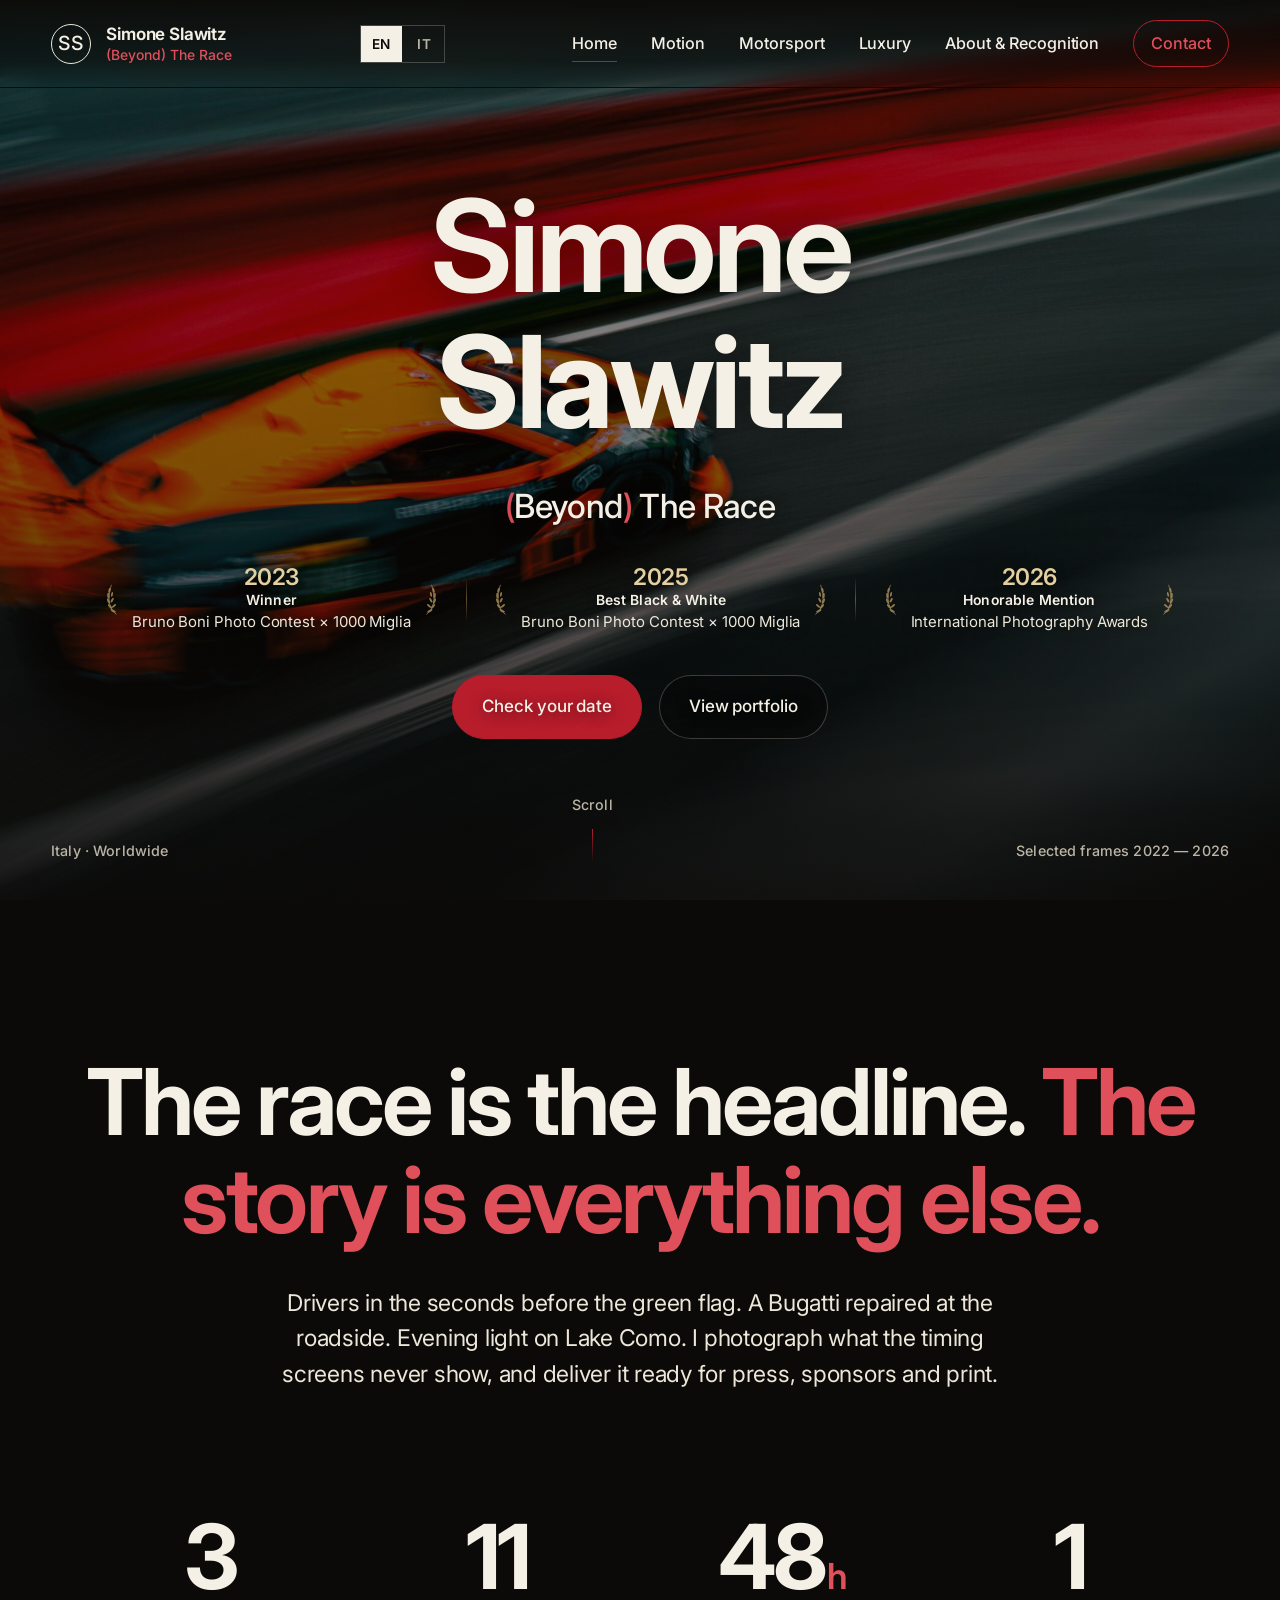
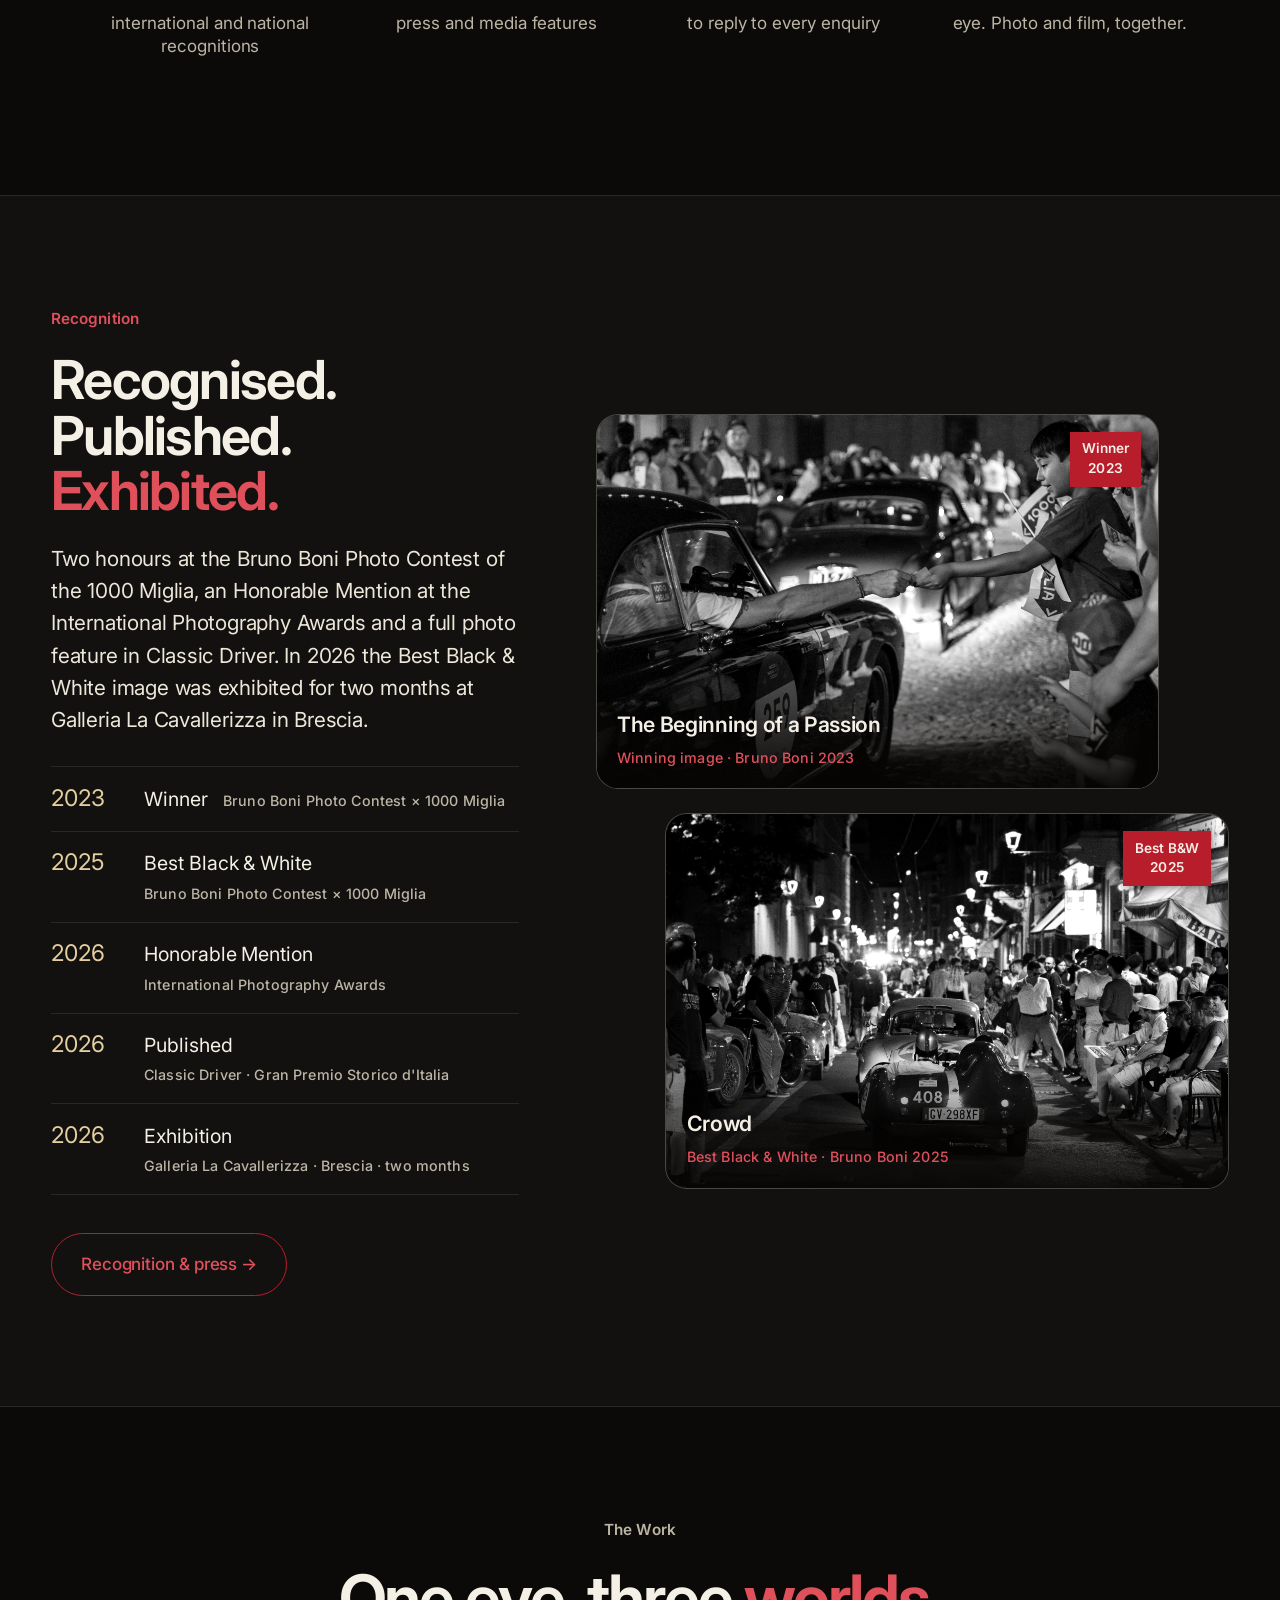
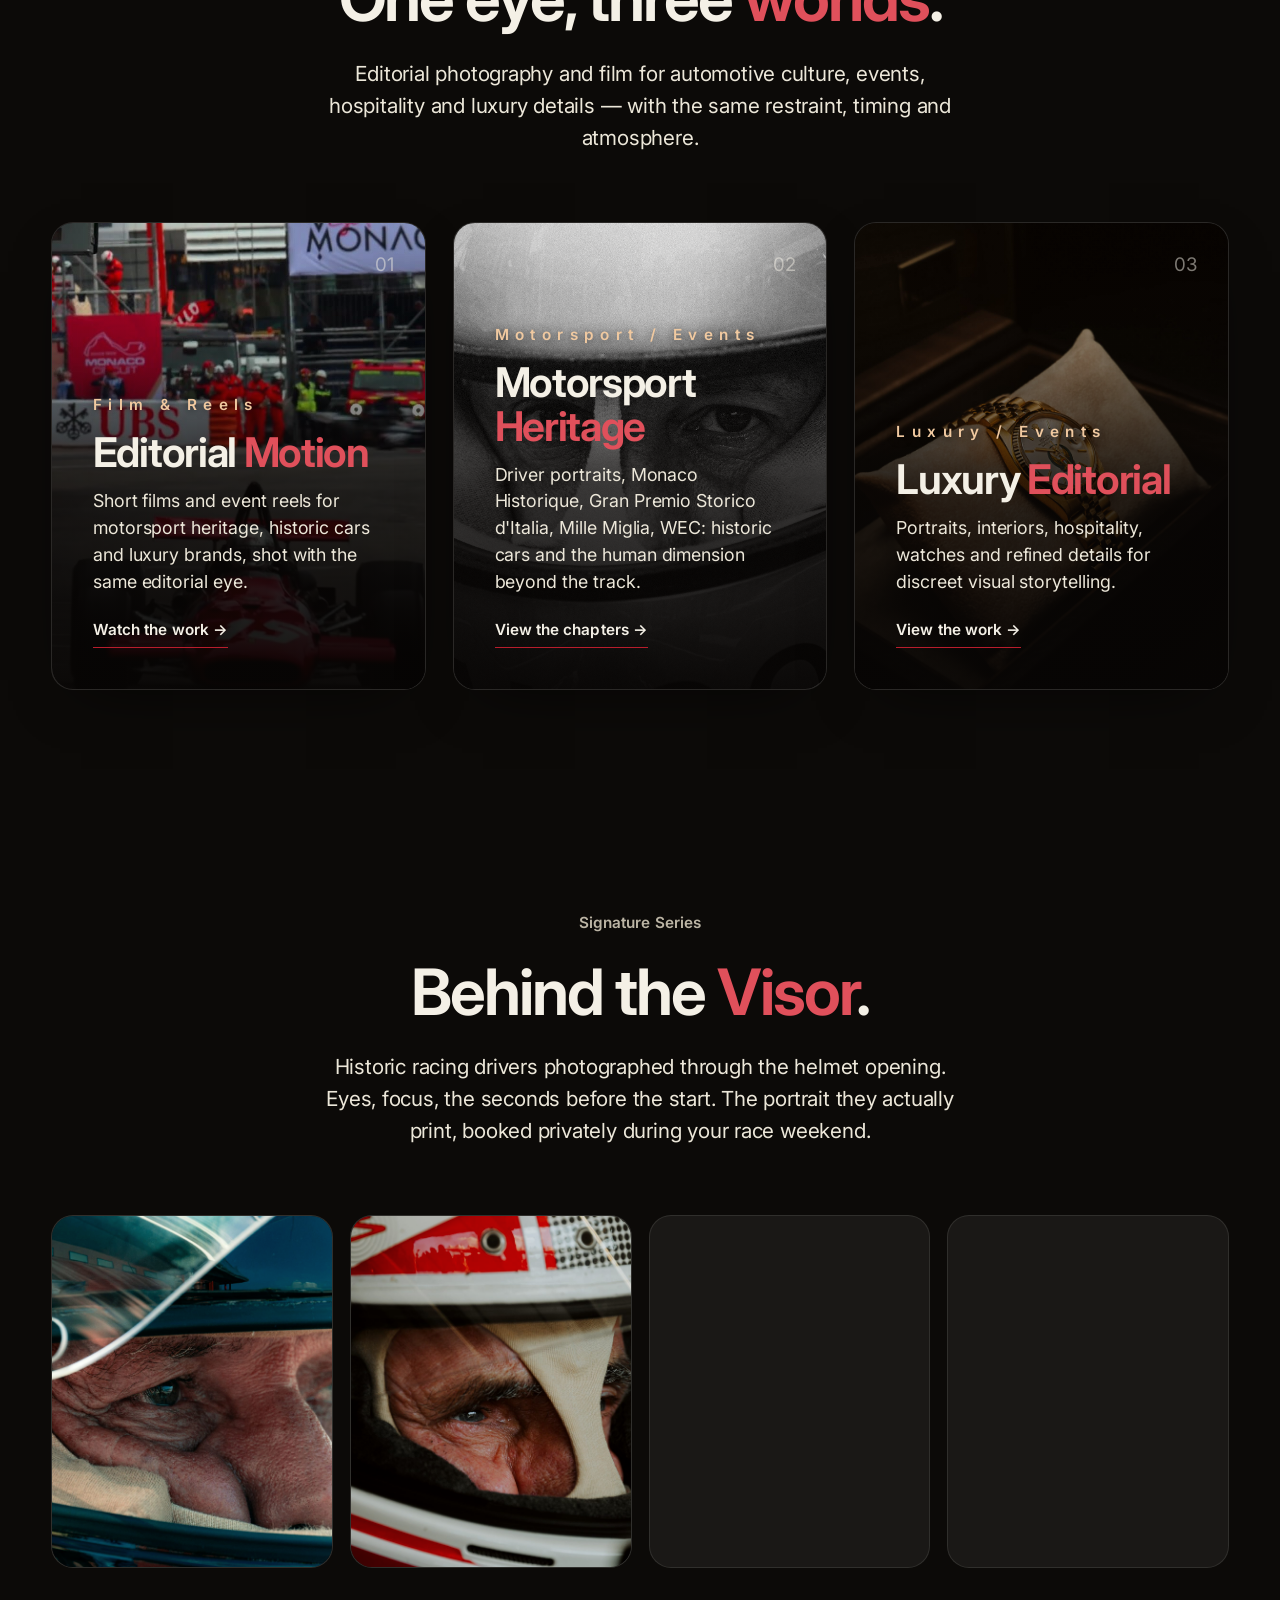
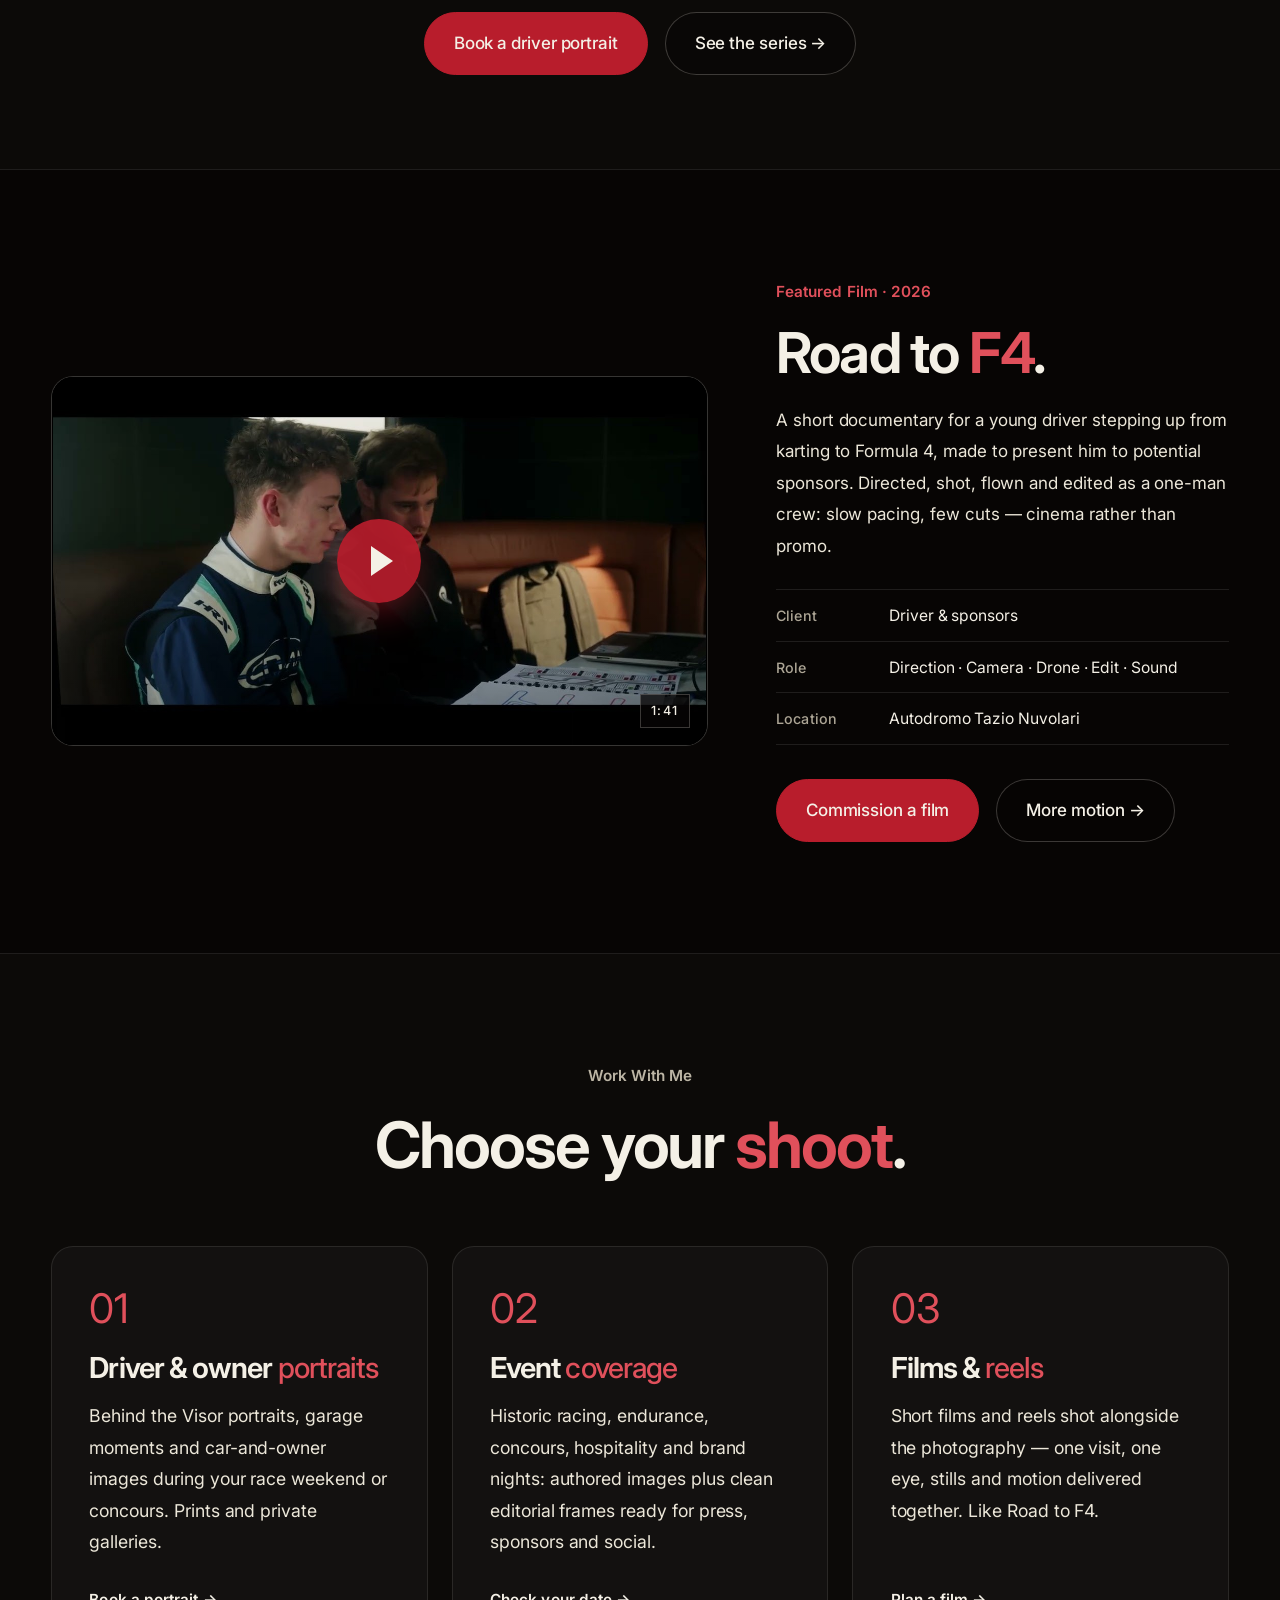
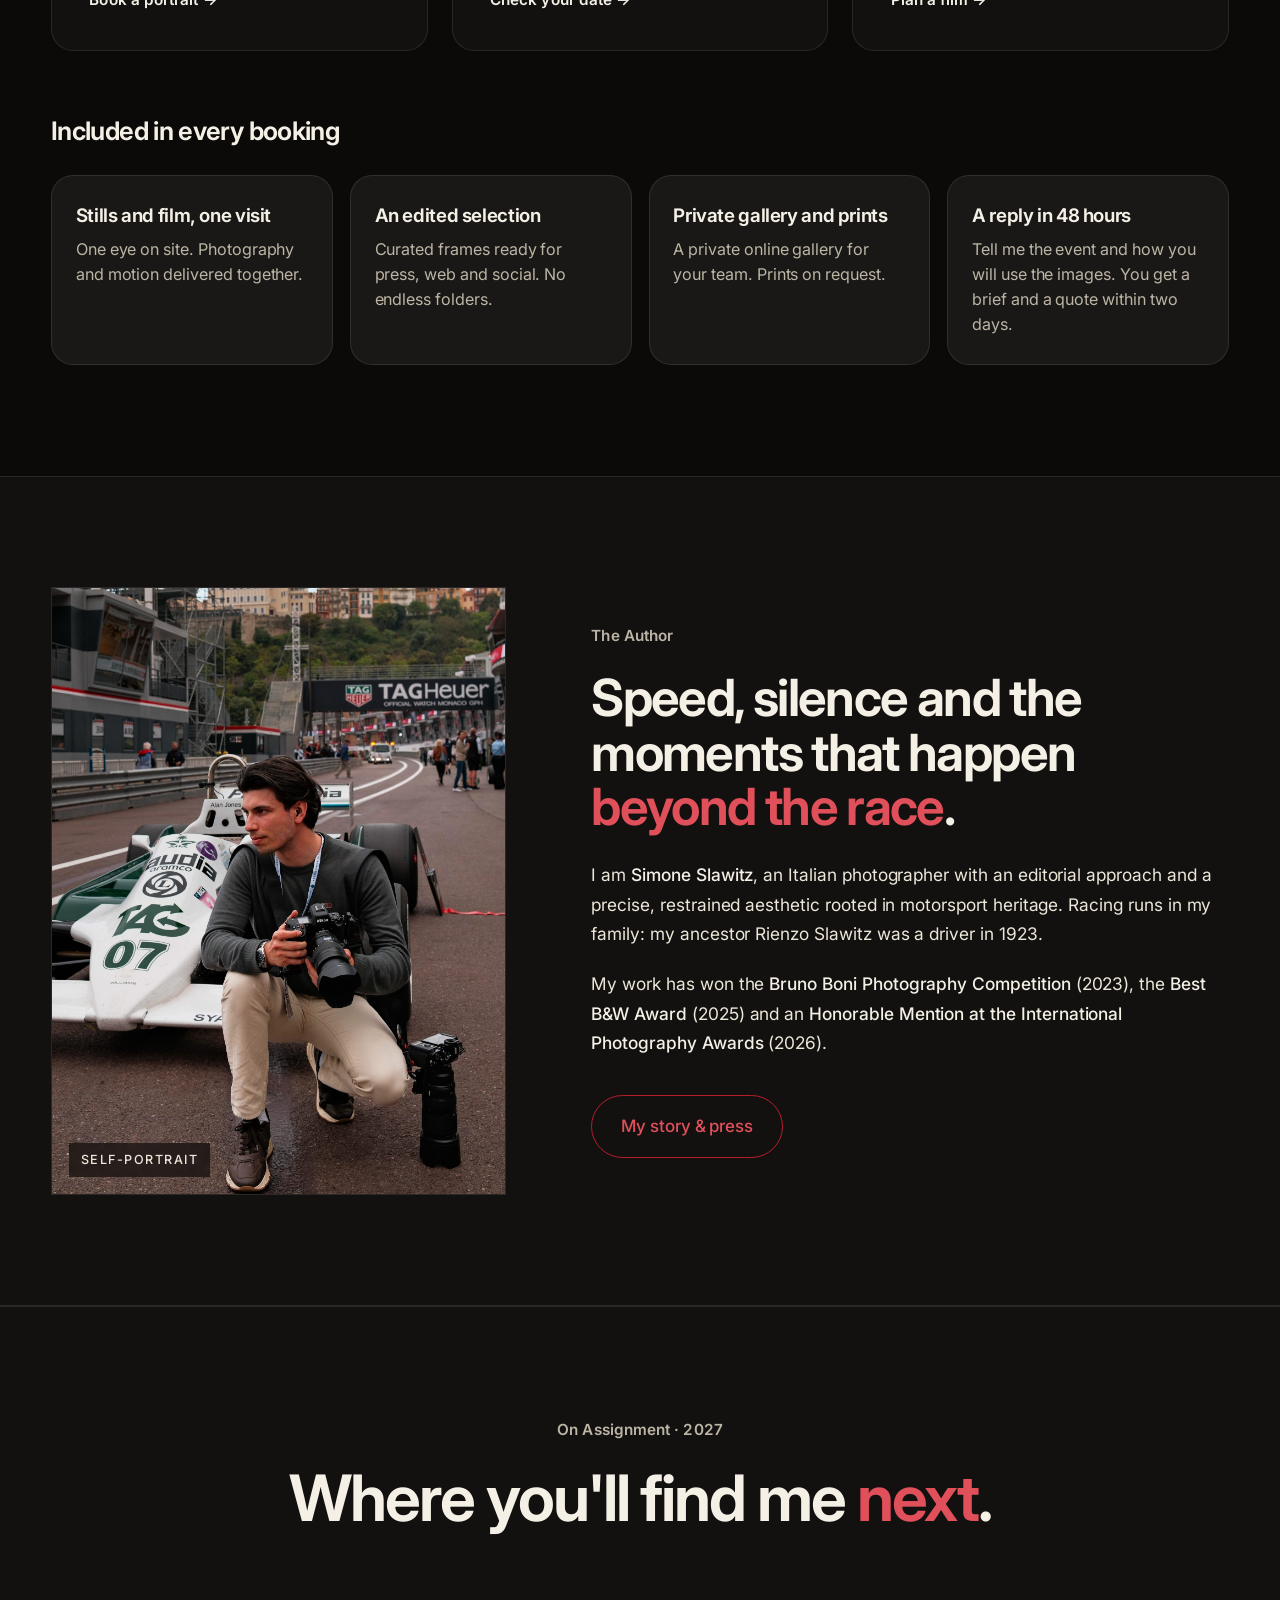
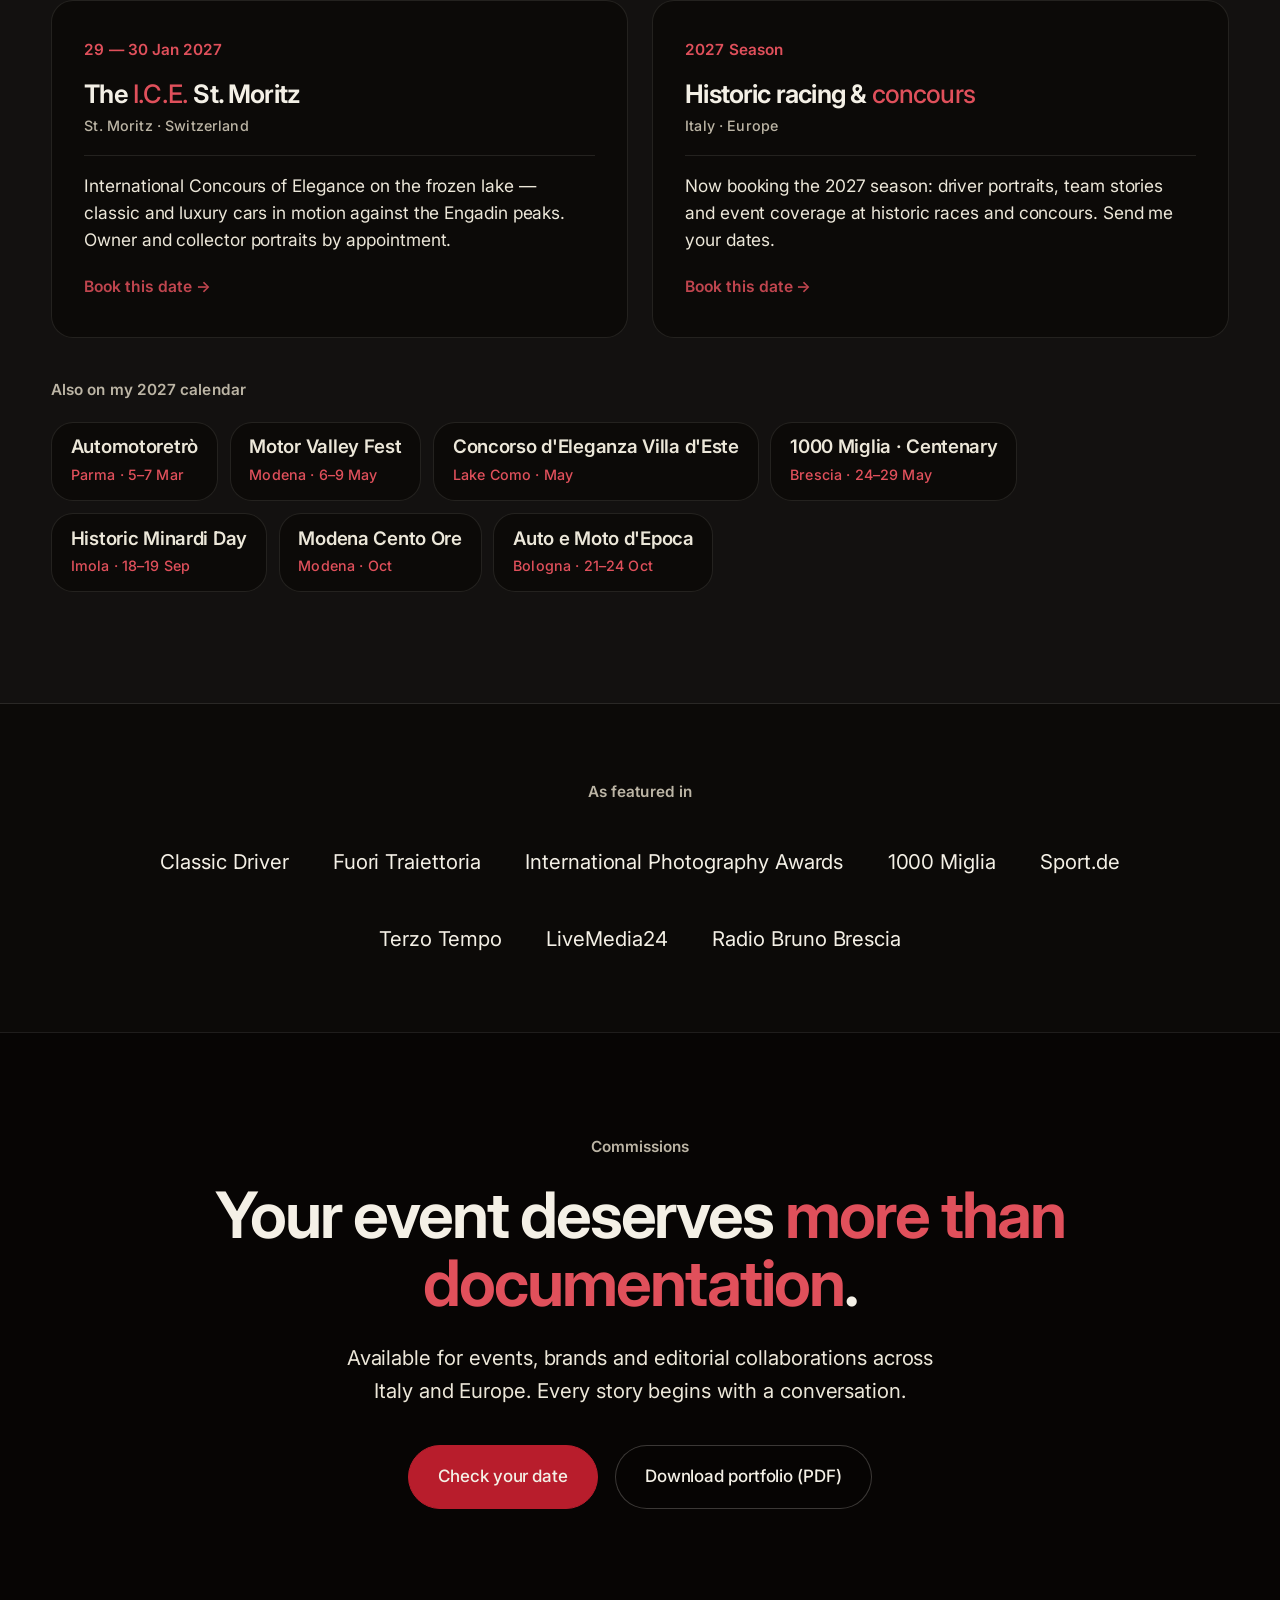
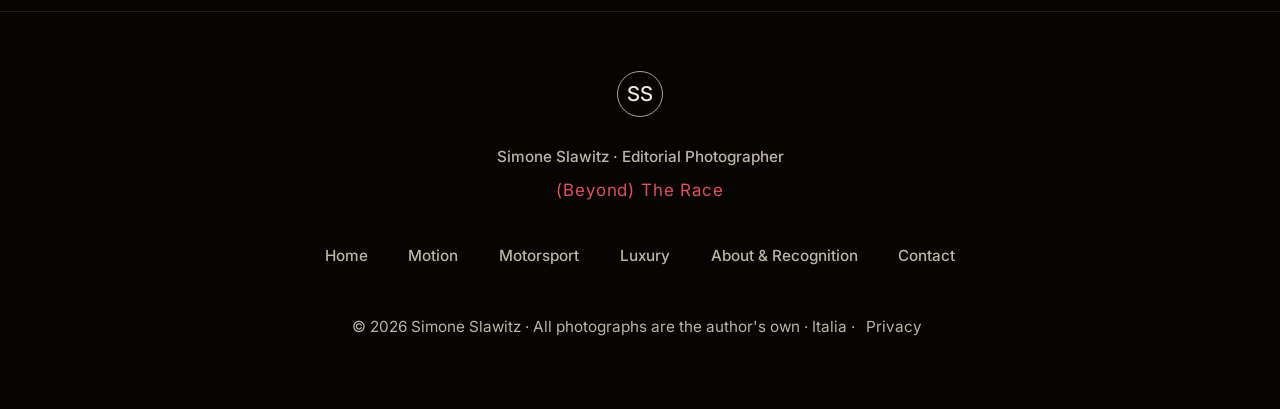
<file: index.html>
<!DOCTYPE html>
<html lang="en">
<head>
<meta charset="utf-8"/>
<meta content="width=device-width, initial-scale=1.0" name="viewport"/>
<title>Simone Slawitz — Editorial Motorsport &amp; Heritage Photographer | Italy</title>
<meta name="description" content="Simone Slawitz, Italian editorial photographer: motorsport heritage, historic cars, driver portraits, automotive events, film and luxury reportage. Award-winning. Italy &amp; Europe."/>
<meta name="author" content="Simone Slawitz"/>
<meta name="robots" content="index, follow, max-image-preview:large"/>
<link rel="canonical" href="https://simoneslawitz.com/"/>
<meta property="og:title" content="Simone Slawitz — Editorial Motorsport &amp; Heritage Photographer"/>
<meta property="og:description" content="Editorial photography for motorsport heritage, historic cars, automotive events and luxury reportage. Based in Italy, available for commissions across Europe."/>
<meta property="og:type" content="website"/>
<meta property="og:url" content="https://simoneslawitz.com/"/>
<meta property="og:image" content="https://simoneslawitz.com/hero.jpg"/>
<meta property="og:site_name" content="Simone Slawitz"/>
<meta name="twitter:card" content="summary_large_image"/>
<meta name="twitter:title" content="Simone Slawitz — Editorial Motorsport &amp; Heritage Photographer"/>
<meta name="twitter:description" content="Italian editorial photographer specialising in motorsport heritage, historic cars, luxury reportage and automotive events."/>
<meta name="twitter:image" content="https://simoneslawitz.com/hero.jpg"/>
<script type="application/ld+json">
{
  "@context": "https://schema.org",
  "@graph": [
    {
      "@type": "Person",
      "@id": "https://simoneslawitz.com/#person",
      "name": "Simone Slawitz",
      "url": "https://simoneslawitz.com/",
      "image": "https://simoneslawitz.com/portrait.jpg",
      "jobTitle": "Editorial Motorsport and Heritage Photographer",
      "description": "Italian editorial photographer specialising in motorsport heritage, historic cars, automotive events, luxury reportage and editorial videomaking.",
      "nationality": "Italian",
      "knowsAbout": [
        "Editorial motorsport photography","Motorsport heritage photography","Historic car photography",
        "Automotive event photography","Luxury reportage","Editorial videomaking",
        "Racing driver portraits","Concorso d'Eleganza Villa d'Este","Mille Miglia","Monaco Historique",
        "Gran Premio Storico d'Italia","Historic Minardi Day","WEC Imola","WEC Monza","Watches"
      ],
      "award": [
        "Bruno Boni Photo Contest (1000 Miglia) — Winner 2023",
        "Bruno Boni Photo Contest (1000 Miglia) — Best Black and White 2025",
        "International Photography Awards (IPA) — Honorable Mention 2026"
      ],
      "sameAs": [
        "https://instagram.com/simoneslawitz",
        "https://it.linkedin.com/in/simone-slawitz-13566a1a7",
        "https://youtube.com/@slw_production"
      ]
    },
    {
      "@type": "WebSite",
      "@id": "https://simoneslawitz.com/#website",
      "url": "https://simoneslawitz.com/",
      "name": "Simone Slawitz",
      "description": "Editorial motorsport and heritage photography by Simone Slawitz.",
      "publisher": {"@id": "https://simoneslawitz.com/#person"},
      "inLanguage": ["en","it"]
    },
    {
      "@type": "ProfessionalService",
      "@id": "https://simoneslawitz.com/#service",
      "name": "Simone Slawitz — Photography &amp; Videomaking",
      "url": "https://simoneslawitz.com/",
      "image": "https://simoneslawitz.com/hero.jpg",
      "description": "Editorial photography and videomaking for motorsport heritage, historic cars, automotive events, luxury reportage and selected brand commissions.",
      "areaServed": ["Italy","Europe"],
      "serviceType": [
        "Editorial motorsport photography","Racing driver portraits","Automotive event photography","Historic car photography",
        "Luxury event photography","Luxury reportage","Editorial videomaking","Motorsport video production"
      ],
      "provider": {"@id": "https://simoneslawitz.com/#person"}
    }
  ]
}
</script>
<link rel="preload" as="image" href="hero.jpg" fetchpriority="high"/>
<link href="https://fonts.googleapis.com" rel="preconnect"/>
<link crossorigin="" href="https://fonts.gstatic.com" rel="preconnect"/>
<link href="https://fonts.googleapis.com/css2?family=Inter:wght@400;500;600;700&amp;display=swap" rel="stylesheet"/>
<link rel="stylesheet" href="style.css?v=b53ac82a"/>
<link rel="icon" href="favicon.ico" sizes="any"/>
<link rel="icon" href="favicon-32.png" type="image/png" sizes="32x32"/>
<link rel="icon" href="favicon-16.png" type="image/png" sizes="16x16"/>
<link rel="apple-touch-icon" href="apple-touch-icon.png"/>
<script>
    !function(t,e){var o,n,p,r;e.__SV||(window.posthog=e,e._i=[],e.init=function(i,s,a){function g(t,e){var o=e.split(".");2==o.length&&(t=t[o[0]],e=o[1]),t[e]=function(){t.push([e].concat(Array.prototype.slice.call(arguments,0)))}}(p=t.createElement("script")).type="text/javascript",p.crossOrigin="anonymous",p.async=!0,p.src=s.api_host.replace(".i.posthog.com","-assets.i.posthog.com")+"/static/array.js",(r=t.getElementsByTagName("script")[0]).parentNode.insertBefore(p,r);var u=e;for(void 0!==a?u=e[a]=[]:a="posthog",u.people=u.people||[],Object.defineProperty(u,"toString",{configurable:!0,enumerable:!0,writable:!0,value:function(t){var e="posthog";return"posthog"!==a&&(e+="."+a),t||(e+=" (stub)"),e}}),Object.defineProperty(u.people,"toString",{configurable:!0,enumerable:!0,writable:!0,value:function(){return u.toString(1)+".people (stub)"}}),o="init capture register register_once register_for_session unregister unregister_for_session getFeatureFlag getFeatureFlagResult isFeatureEnabled reloadFeatureFlags updateEarlyAccessFeatureEnrollment getEarlyAccessFeatures on onFeatureFlags onSessionId getSurveys getActiveMatchingSurveys renderSurvey canRenderSurvey getNextSurveyStep identify setPersonProperties group resetGroups setPersonPropertiesForFlags resetPersonPropertiesForFlags setGroupPropertiesForFlags resetGroupPropertiesForFlags reset get_distinct_id getGroups get_session_id get_session_replay_url alias set_config startSessionRecording stopSessionRecording sessionRecordingStarted captureException loadToolbar get_property getSessionProperty createPersonProfile opt_in_capturing opt_out_capturing has_opted_in_capturing has_opted_out_capturing clear_opt_in_out_capturing debug".split(" "),n=0;n<o.length;n++)g(u,o[n]);e._i.push([i,s,a])},e.__SV=1)}(document,window.posthog||[]);
    posthog.init('phc_Cyk9bUE5jib328vtY2F2wsrNcvmgRVMdYw8PGZwSZtoG', {
        api_host: 'https://eu.i.posthog.com',
        defaults: '2026-08-30',
        cookieless_mode: 'always',
    })
</script>
</head>
<body>
<div id="raceIntro" aria-hidden="true">
  <div class="race-lights">
    <span></span><span></span><span></span><span></span><span></span>
  </div>
</div>
<div id="scrollProgress"></div>
<svg width="0" height="0" style="position:absolute" aria-hidden="true" focusable="false"><symbol id="laurel" viewBox="0 0 22 44"><path d="M17 43 C7 36 4 22 10 3" fill="none" stroke="currentColor" stroke-width="1.1" stroke-linecap="round"/><g fill="currentColor"><ellipse cx="12.6" cy="38.4" rx="1.6" ry="4.1" transform="rotate(-62 12.6 38.4)"/><ellipse cx="8.4" cy="32.2" rx="1.6" ry="4.1" transform="rotate(-42 8.4 32.2)"/><ellipse cx="6.2" cy="25" rx="1.6" ry="4.1" transform="rotate(-22 6.2 25)"/><ellipse cx="6" cy="17.4" rx="1.6" ry="4" transform="rotate(-4 6 17.4)"/><ellipse cx="7.6" cy="10" rx="1.5" ry="3.7" transform="rotate(14 7.6 10)"/><ellipse cx="13.6" cy="31.6" rx="1.4" ry="3.6" transform="rotate(-128 13.6 31.6)"/><ellipse cx="11.2" cy="23.6" rx="1.4" ry="3.6" transform="rotate(-150 11.2 23.6)"/><ellipse cx="11" cy="15.6" rx="1.3" ry="3.3" transform="rotate(-168 11 15.6)"/></g></symbol></svg>

<!-- ========== NAV ========== -->
<nav id="mainNav">
  <a class="brand" href="index.html">
    <div class="monogram">SS</div>
    <div class="brand-name">
      Simone Slawitz
      <small>(Beyond) The Race</small>
    </div>
  </a>
  <div aria-label="Language selector" class="lang-switch"><button data-lang-btn="en" type="button">EN</button><button data-lang-btn="it" type="button">IT</button></div>
  <button class="nav-toggle" aria-label="Toggle menu" aria-expanded="false">☰</button>
  <div class="nav-links">
    <a class="active" href="index.html">Home</a>
    <a href="motion.html" data-en="Motion" data-it="Motion">Motion</a>
    <a href="motorsport.html">Motorsport</a>
    <a href="luxury.html">Luxury</a>
    <a href="about.html" data-en="About &amp; Recognition" data-it="Chi sono &amp; Riconoscimenti">About &amp; Recognition</a>
    <a class="nav-cta" href="contact.html" data-en="Contact" data-it="Contatti">Contact</a>
  </div>
</nav>

<!-- ========== HERO ========== -->
<header class="hero">
  <div class="hero-bg"></div>
  <div class="hero-content">
    <h1>Simone <span class="last">Slawitz</span></h1>
    <div class="hero-concept"><span class="paren">(</span>Beyond<span class="paren">)</span> The Race</div>
    <div class="hero-laurels">
      <a class="laurel" href="#recognition"><svg class="laurel-svg" viewBox="0 0 22 44" aria-hidden="true"><use href="#laurel"/></svg><span class="laurel-text"><span class="laurel-year">2023</span><span class="laurel-name" data-en="Winner" data-it="Vincitore">Winner</span><span class="laurel-org">Bruno Boni Photo Contest × 1000 Miglia</span></span><svg class="laurel-svg flip" viewBox="0 0 22 44" aria-hidden="true"><use href="#laurel"/></svg></a>
      <a class="laurel" href="#recognition"><svg class="laurel-svg" viewBox="0 0 22 44" aria-hidden="true"><use href="#laurel"/></svg><span class="laurel-text"><span class="laurel-year">2025</span><span class="laurel-name" data-en="Best Black &amp; White" data-it="Miglior Bianco e Nero">Best Black &amp; White</span><span class="laurel-org">Bruno Boni Photo Contest × 1000 Miglia</span></span><svg class="laurel-svg flip" viewBox="0 0 22 44" aria-hidden="true"><use href="#laurel"/></svg></a>
      <a class="laurel" href="#recognition"><svg class="laurel-svg" viewBox="0 0 22 44" aria-hidden="true"><use href="#laurel"/></svg><span class="laurel-text"><span class="laurel-year">2026</span><span class="laurel-name" data-en="Honorable Mention" data-it="Menzione d'Onore">Honorable Mention</span><span class="laurel-org">International Photography Awards</span></span><svg class="laurel-svg flip" viewBox="0 0 22 44" aria-hidden="true"><use href="#laurel"/></svg></a>
    </div>
    <div class="hero-actions">
      <a class="btn" href="contact.html#enquiry" data-en="Check your date" data-it="Verifica la tua data">Check your date</a>
      <a class="btn ghost" href="motorsport.html" data-en="View portfolio" data-it="Guarda il portfolio">View portfolio</a>
    </div>
  </div>
  <div class="hero-meta">
    <span data-en="Italy · Worldwide" data-it="Italia · Worldwide">Italy · Worldwide</span>
    <span class="scroll">Scroll</span>
    <span data-en="Selected frames 2022 — 2026" data-it="Scatti selezionati 2022 — 2026">Selected frames 2022 — 2026</span>
  </div>
</header>

<!-- ========== STATEMENT ========== -->
<section class="statement">
  <h2 class="statement-text reveal" data-en="The race is the headline. <em>The story is everything else.</em>" data-it="La gara è il titolo. <em>La storia è tutto il resto.</em>">The race is the headline. <em>The story is everything else.</em></h2>
  <p class="statement-sub reveal" data-en="Drivers in the seconds before the green flag. A Bugatti repaired at the roadside. Evening light on Lake Como. I photograph what the timing screens never show, and deliver it ready for press, sponsors and print." data-it="Piloti negli istanti prima del verde. Una Bugatti riparata a bordo strada. La luce della sera sul Lago di Como. Fotografo ciò che i monitor dei tempi non mostrano, e lo consegno pronto per stampa, sponsor e stampe.">Drivers in the seconds before the green flag. A Bugatti repaired at the roadside. Evening light on Lake Como. I photograph what the timing screens never show, and deliver it ready for press, sponsors and print.</p>
</section>
<section class="specs reveal" aria-label="Simone Slawitz in numbers">
  <div class="spec"><span class="spec-num"><span data-count="3">3</span></span><span class="spec-label" data-en="international and national recognitions" data-it="riconoscimenti nazionali e internazionali">international and national recognitions</span></div>
  <div class="spec"><span class="spec-num"><span data-count="11">11</span></span><span class="spec-label" data-en="press and media features" data-it="uscite su stampa e media">press and media features</span></div>
  <div class="spec"><span class="spec-num"><span data-count="48">48</span><small>h</small></span><span class="spec-label" data-en="to reply to every enquiry" data-it="per rispondere a ogni richiesta">to reply to every enquiry</span></div>
  <div class="spec"><span class="spec-num">1</span><span class="spec-label" data-en="eye. Photo and film, together." data-it="sguardo. Foto e video, insieme.">eye. Photo and film, together.</span></div>
</section>

<!-- ========== RECOGNITION ========== -->
<section class="recognition" id="recognition">
  <div class="recognition-grid">
    <div class="recognition-text reveal">
      <div class="kicker" data-en="Recognition" data-it="Riconoscimenti">Recognition</div>
      <h2 class="section-title" data-en="Recognised. Published. <em>Exhibited.</em>" data-it="Riconosciuto. Pubblicato. <em>Esposto.</em>">Recognised. Published. <em>Exhibited.</em></h2>
      <p class="recognition-lead" data-en="Two honours at the Bruno Boni Photo Contest of the 1000 Miglia, an Honorable Mention at the International Photography Awards and a full photo feature in Classic Driver. In 2026 the Best Black &amp; White image was exhibited for two months at Galleria La Cavallerizza in Brescia." data-it="Due riconoscimenti al Concorso Fotografico Bruno Boni della 1000 Miglia, una Menzione d'Onore agli International Photography Awards e un servizio fotografico completo su Classic Driver. Nel 2026 la foto Miglior Bianco e Nero è stata esposta per due mesi alla Galleria La Cavallerizza di Brescia.">Two honours at the Bruno Boni Photo Contest of the 1000 Miglia, an Honorable Mention at the International Photography Awards and a full photo feature in Classic Driver. In 2026 the Best Black &amp; White image was exhibited for two months at Galleria La Cavallerizza in Brescia.</p>
      <ol class="award-list">
        <li><span class="aw-year">2023</span><span class="aw-body"><span class="aw-title" data-en="Winner" data-it="Vincitore">Winner</span><span class="aw-org">Bruno Boni Photo Contest × 1000 Miglia</span></span></li>
        <li><span class="aw-year">2025</span><span class="aw-body"><span class="aw-title" data-en="Best Black &amp; White" data-it="Miglior Bianco e Nero">Best Black &amp; White</span><span class="aw-org">Bruno Boni Photo Contest × 1000 Miglia</span></span></li>
        <li><span class="aw-year">2026</span><span class="aw-body"><span class="aw-title" data-en="Honorable Mention" data-it="Menzione d'Onore">Honorable Mention</span><span class="aw-org">International Photography Awards</span></span></li>
        <li><span class="aw-year">2026</span><span class="aw-body"><span class="aw-title" data-en="Published" data-it="Pubblicato">Published</span><span class="aw-org">Classic Driver · Gran Premio Storico d'Italia</span></span></li>
        <li><span class="aw-year">2026</span><span class="aw-body"><span class="aw-title" data-en="Exhibition" data-it="Mostra">Exhibition</span><span class="aw-org" data-en="Galleria La Cavallerizza · Brescia · two months" data-it="Galleria La Cavallerizza · Brescia · due mesi">Galleria La Cavallerizza · Brescia · two months</span></span></li>
      </ol>
      <a class="btn outline-red" href="about.html#press" data-en="Recognition &amp; press →" data-it="Riconoscimenti &amp; press →">Recognition &amp; press →</a>
    </div>
    <div class="recognition-images">
      <a class="award-frame reveal" href="motorsport.html#mille-miglia">
        <span class="award-ribbon" data-en="Winner<strong>2023</strong>" data-it="Vincitore<strong>2023</strong>">Winner<strong>2023</strong></span>
        <img src="mille-01.jpg" alt="Bruno Boni Photo Contest 2023 winning photograph by Simone Slawitz: a child's gaze in front of a vintage car at the 1000 Miglia" loading="lazy" decoding="async" onerror="this.style.display='none';this.nextElementSibling.style.display='flex'"/>
        <div class="placeholder" style="display:none"><em>The Beginning of a Passion</em></div>
        <div class="award-cap"><em>The Beginning of a Passion</em><span data-en="Winning image · Bruno Boni 2023" data-it="Foto vincitrice · Bruno Boni 2023">Winning image · Bruno Boni 2023</span></div>
      </a>
      <a class="award-frame reveal" href="motorsport.html#mille-miglia">
        <span class="award-ribbon" data-en="Best B&amp;W<strong>2025</strong>" data-it="Miglior B/N<strong>2025</strong>">Best B&amp;W<strong>2025</strong></span>
        <img src="mille-03.jpg" alt="Best Black and White award photograph 2025 by Simone Slawitz: the crowd around the 1000 Miglia" loading="lazy" decoding="async" onerror="this.style.display='none';this.nextElementSibling.style.display='flex'"/>
        <div class="placeholder" style="display:none"><em>Crowd</em></div>
        <div class="award-cap"><em>Crowd</em><span data-en="Best Black &amp; White · Bruno Boni 2025" data-it="Miglior Bianco e Nero · Bruno Boni 2025">Best Black &amp; White · Bruno Boni 2025</span></div>
      </a>
    </div>
  </div>
</section>

<!-- ========== TWO DIRECTIONS ========== -->
<section>
  <div class="section-header reveal">
    <div class="kicker" data-en="The Work" data-it="Il Lavoro">The Work</div>
    <h2 class="section-title" data-en="One eye, three <em>worlds</em>." data-it="Un solo sguardo, tre <em>mondi</em>.">One eye, three <em>worlds</em>.</h2>
    <p class="section-desc" data-en="Editorial photography and film for automotive culture, events, hospitality and luxury details — with the same restraint, timing and atmosphere." data-it="Fotografia editoriale e video per cultura automotive, eventi, hospitality e dettagli luxury — con la stessa misura, timing e atmosfera.">Editorial photography and film for automotive culture, events, hospitality and luxury details — with the same restraint, timing and atmosphere.</p>
  </div>
  <div class="direction-grid">
    <a class="direction-card reveal" href="motion.html">
      <img src="home-motion.jpg" alt="Editorial motorsport film still by Simone Slawitz" loading="lazy" decoding="async"/>
      <div class="direction-shade"></div>
      <div class="direction-index">01</div>
      <div class="direction-content">
        <div class="kicker" data-en="Film &amp; Reels" data-it="Film &amp; Reel">Film &amp; Reels</div>
        <h2>Editorial <em>Motion</em></h2>
        <p data-en="Short films and event reels for motorsport heritage, historic cars and luxury brands, shot with the same editorial eye." data-it="Short film e reel per motorsport heritage, auto storiche e brand luxury, girati con lo stesso sguardo editoriale.">Short films and event reels for motorsport heritage, historic cars and luxury brands, shot with the same editorial eye.</p>
        <span class="direction-link" data-en="Watch the work →" data-it="Guarda i video →">Watch the work →</span>
      </div>
    </a>
    <a class="direction-card reveal" href="motorsport.html">
      <img src="home-visor.jpg" alt="Black and white portrait of a historic racing driver's eyes inside the helmet at Monaco Historique, by Simone Slawitz" loading="lazy" decoding="async"/>
      <div class="direction-shade"></div>
      <div class="direction-index">02</div>
      <div class="direction-content">
        <div class="kicker" data-en="Motorsport / Events" data-it="Motorsport / Eventi">Motorsport / Events</div>
        <h2>Motorsport <em>Heritage</em></h2>
        <p data-en="Driver portraits, Monaco Historique, Gran Premio Storico d'Italia, Mille Miglia, WEC: historic cars and the human dimension beyond the track." data-it="Ritratti di piloti, Monaco Historique, Gran Premio Storico d'Italia, Mille Miglia, WEC: auto storiche e la dimensione umana oltre la pista.">Driver portraits, Monaco Historique, Gran Premio Storico d'Italia, Mille Miglia, WEC: historic cars and the human dimension beyond the track.</p>
        <span class="direction-link" data-en="View the chapters →" data-it="Sfoglia i capitoli →">View the chapters →</span>
      </div>
    </a>
    <a class="direction-card reveal" href="luxury.html">
      <img src="home-luxury.jpg" alt="Luxury watch editorial detail photographed by Simone Slawitz" loading="lazy" decoding="async"/>
      <div class="direction-shade"></div>
      <div class="direction-index">03</div>
      <div class="direction-content">
        <div class="kicker" data-en="Luxury / Events" data-it="Luxury / Eventi">Luxury / Events</div>
        <h2>Luxury <em>Editorial</em></h2>
        <p data-en="Portraits, interiors, hospitality, watches and refined details for discreet visual storytelling." data-it="Ritratti, interni, hospitality, orologi e dettagli raffinati per uno storytelling discreto.">Portraits, interiors, hospitality, watches and refined details for discreet visual storytelling.</p>
        <span class="direction-link" data-en="View the work →" data-it="Guarda i lavori →">View the work →</span>
      </div>
    </a>
  </div>
</section>

<!-- ========== SIGNATURE SERIES: BEHIND THE VISOR ========== -->
<section class="visor-band">
  <div class="section-header reveal">
    <div class="kicker" data-en="Signature Series" data-it="Serie d'Autore">Signature Series</div>
    <h2 class="section-title" data-en="Behind the <em>Visor</em>." data-it="Dietro la <em>Visiera</em>.">Behind the <em>Visor</em>.</h2>
    <p class="section-desc" data-en="Historic racing drivers photographed through the helmet opening. Eyes, focus, the seconds before the start. The portrait they actually print, booked privately during your race weekend." data-it="Piloti di auto storiche fotografati attraverso l'apertura del casco. Occhi, concentrazione, i secondi prima del via. Il ritratto che davvero stampano, prenotato in privato durante il tuo weekend di gara.">Historic racing drivers photographed through the helmet opening. Eyes, focus, the seconds before the start. The portrait they actually print, booked privately during your race weekend.</p>
  </div>
  <div class="visor-strip">
    <a class="visor-tile reveal" href="motorsport.html#visor"><img src="visor-01.jpg" alt="Close portrait of a historic racing driver eyes inside a dark helmet, Behind the Visor series by Simone Slawitz" loading="lazy" decoding="async" style="object-position:42% 50%"/></a>
    <a class="visor-tile reveal" href="motorsport.html#visor"><img src="visor-03.jpg" alt="Historic racing driver in a red and white helmet, Behind the Visor series by Simone Slawitz" loading="lazy" decoding="async" style="object-position:48% 50%"/></a>
    <a class="visor-tile reveal" href="motorsport.html#visor"><img src="visor-04.jpg" alt="Driver in a Ferrari helmet seated in the cockpit, Behind the Visor series by Simone Slawitz" loading="lazy" decoding="async" style="object-position:45% 50%"/></a>
    <a class="visor-tile reveal" href="motorsport.html#visor"><img src="visor-05.jpg" alt="Smiling driver in a white helmet with racing gloves on the cockpit, Behind the Visor series by Simone Slawitz" loading="lazy" decoding="async" style="object-position:50% 45%"/></a>
  </div>
  <div class="btn-row reveal" style="justify-content:center">
    <a class="btn" href="contact.html?topic=portrait#enquiry" data-en="Book a driver portrait" data-it="Prenota un ritratto pilota">Book a driver portrait</a>
    <a class="btn ghost" href="motorsport.html#visor" data-en="See the series →" data-it="Guarda la serie →">See the series →</a>
  </div>
</section>

<!-- ========== FEATURED FILM ========== -->
<section class="film-feature">
  <div class="film-grid">
    <div class="film-player reveal">
    <video class="film-video" playsinline preload="none" poster="road-to-f4.jpg" aria-label="Road to F4 — a film by Simone Slawitz">
      <source src="road-to-f4.mp4" type="video/mp4"/>
    </video>
    <button class="film-play" type="button" aria-label="Play the film Road to F4"><span class="yt-play" aria-hidden="true"></span></button>
    <span class="yt-dur">1:41</span>
  </div>
    <div class="film-text reveal">
      <div class="kicker" data-en="Featured Film · 2026" data-it="Film in Evidenza · 2026">Featured Film · 2026</div>
      <h2 data-en="Road to <em>F4</em>." data-it="Road to <em>F4</em>.">Road to <em>F4</em>.</h2>
      <p data-en="A short documentary for a young driver stepping up from karting to Formula 4, made to present him to potential sponsors. Directed, shot, flown and edited as a one-man crew: slow pacing, few cuts — cinema rather than promo." data-it="Un breve documentario per un giovane pilota che passa dal kart alla Formula 4, pensato per presentarlo ai potenziali sponsor. Regia, riprese, drone e montaggio da one-man crew: ritmo lento, pochi tagli — cinema, non promo.">A short documentary for a young driver stepping up from karting to Formula 4, made to present him to potential sponsors. Directed, shot, flown and edited as a one-man crew: slow pacing, few cuts — cinema rather than promo.</p>
      <ul class="film-facts">
        <li><span data-en="Client" data-it="Cliente">Client</span><strong data-en="Driver &amp; sponsors" data-it="Pilota &amp; sponsor">Driver &amp; sponsors</strong></li>
        <li><span data-en="Role" data-it="Ruolo">Role</span><strong data-en="Direction · Camera · Drone · Edit · Sound" data-it="Regia · Camera · Drone · Montaggio · Audio">Direction · Camera · Drone · Edit · Sound</strong></li>
        <li><span data-en="Location" data-it="Location">Location</span><strong>Autodromo Tazio Nuvolari</strong></li>
      </ul>
      <div class="btn-row">
        <a class="btn" href="contact.html?topic=motion#enquiry" data-en="Commission a film" data-it="Commissiona un film">Commission a film</a>
        <a class="btn ghost" href="motion.html" data-en="More motion →" data-it="Altri video →">More motion →</a>
      </div>
    </div>
  </div>
</section>

<!-- ========== SERVICES + PROCESS ========== -->
<section class="offer">
  <div class="section-header reveal">
    <div class="kicker" data-en="Work With Me" data-it="Lavora con Me">Work With Me</div>
    <h2 class="section-title" data-en="Choose your <em>shoot</em>." data-it="Scegli il tuo <em>servizio</em>.">Choose your <em>shoot</em>.</h2>
  </div>
  <div class="offer-grid">
    <a class="offer-card reveal" href="contact.html?topic=portrait#enquiry">
      <div class="offer-num">01</div>
      <h3 data-en="Driver &amp; owner <em>portraits</em>" data-it="Ritratti di piloti &amp; <em>proprietari</em>">Driver &amp; owner <em>portraits</em></h3>
      <p data-en="Behind the Visor portraits, garage moments and car-and-owner images during your race weekend or concours. Prints and private galleries." data-it="Ritratti Behind the Visor, momenti nel box e immagini auto-proprietario durante il tuo weekend di gara o concorso. Stampe e galleria privata.">Behind the Visor portraits, garage moments and car-and-owner images during your race weekend or concours. Prints and private galleries.</p>
      <span class="offer-link" data-en="Book a portrait →" data-it="Prenota un ritratto →">Book a portrait →</span>
    </a>
    <a class="offer-card reveal" href="contact.html?topic=event#enquiry">
      <div class="offer-num">02</div>
      <h3 data-en="Event <em>coverage</em>" data-it="Copertura <em>eventi</em>">Event <em>coverage</em></h3>
      <p data-en="Historic racing, endurance, concours, hospitality and brand nights: authored images plus clean editorial frames ready for press, sponsors and social." data-it="Gare storiche, endurance, concorsi d'eleganza, hospitality e serate di brand: immagini d'autore e frame editoriali puliti, pronti per stampa, sponsor e social.">Historic racing, endurance, concours, hospitality and brand nights: authored images plus clean editorial frames ready for press, sponsors and social.</p>
      <span class="offer-link" data-en="Check your date →" data-it="Verifica la data →">Check your date →</span>
    </a>
    <a class="offer-card reveal" href="contact.html?topic=motion#enquiry">
      <div class="offer-num">03</div>
      <h3 data-en="Films &amp; <em>reels</em>" data-it="Film &amp; <em>reel</em>">Films &amp; <em>reels</em></h3>
      <p data-en="Short films and reels shot alongside the photography — one visit, one eye, stills and motion delivered together. Like Road to F4." data-it="Short film e reel girati insieme alla fotografia — un solo sopralluogo, un solo sguardo, foto e video consegnati insieme. Come Road to F4.">Short films and reels shot alongside the photography — one visit, one eye, stills and motion delivered together. Like Road to F4.</p>
      <span class="offer-link" data-en="Plan a film →" data-it="Pianifica un video →">Plan a film →</span>
    </a>
  </div>
  <div class="inbox reveal">
    <div class="inbox-title" data-en="Included in every booking" data-it="Incluso in ogni incarico">Included in every booking</div>
    <ul class="inbox-grid">
      <li><strong data-en="Stills and film, one visit" data-it="Foto e video, un solo sopralluogo">Stills and film, one visit</strong><span data-en="One eye on site. Photography and motion delivered together." data-it="Un solo sguardo sul posto. Fotografia e video consegnati insieme.">One eye on site. Photography and motion delivered together.</span></li>
      <li><strong data-en="An edited selection" data-it="Una selezione editata">An edited selection</strong><span data-en="Curated frames ready for press, web and social. No endless folders." data-it="Frame selezionati, pronti per stampa, web e social. Niente cartelle infinite.">Curated frames ready for press, web and social. No endless folders.</span></li>
      <li><strong data-en="Private gallery and prints" data-it="Galleria privata e stampe">Private gallery and prints</strong><span data-en="A private online gallery for your team. Prints on request." data-it="Una galleria online privata per il tuo team. Stampe su richiesta.">A private online gallery for your team. Prints on request.</span></li>
      <li><strong data-en="A reply in 48 hours" data-it="Risposta in 48 ore">A reply in 48 hours</strong><span data-en="Tell me the event and how you will use the images. You get a brief and a quote within two days." data-it="Raccontami l'evento e come userai le immagini. Entro due giorni ricevi brief e preventivo.">Tell me the event and how you will use the images. You get a brief and a quote within two days.</span></li>
    </ul>
  </div>
</section>

<!-- ========== ABOUT TEASER ========== -->
<section style="background:var(--bg-2);border-top:1px solid var(--line);border-bottom:1px solid var(--line)">
  <div class="split">
    <div class="split-image reveal">
      <img src="portrait.jpg" alt="Self-portrait of Simone Slawitz, Italian editorial motorsport photographer" loading="lazy" decoding="async" onerror="this.style.display='none';this.nextElementSibling.style.display='flex'"/>
      <div class="placeholder" style="display:none"><em>self-portrait</em></div>
      <div class="plate" data-en="Self-portrait" data-it="Autoritratto">Self-portrait</div>
    </div>
    <div class="split-text">
      <div class="kicker reveal" data-en="The Author" data-it="L'Autore">The Author</div>
      <h2 class="reveal" data-en="Speed, silence and the moments that happen <em>beyond the race</em>." data-it="Velocità, silenzio e i momenti che accadono <em>oltre la gara</em>.">Speed, silence and the moments that happen <em>beyond the race</em>.</h2>
      <p class="reveal" data-en="I am <strong>Simone Slawitz</strong>, an Italian photographer with an editorial approach and a precise, restrained aesthetic rooted in motorsport heritage. Racing runs in my family: my ancestor Rienzo Slawitz was a driver in 1923." data-it="Sono <strong>Simone Slawitz</strong>, fotografo italiano con un approccio editoriale e un'estetica precisa e sobria, radicata nell'heritage del motorsport. Le corse sono nella mia famiglia: il mio antenato Rienzo Slawitz era pilota nel 1923.">I am <strong>Simone Slawitz</strong>, an Italian photographer with an editorial approach and a precise, restrained aesthetic rooted in motorsport heritage. Racing runs in my family: my ancestor Rienzo Slawitz was a driver in 1923.</p>
      <p class="reveal" data-en="My work has won the <strong>Bruno Boni Photography Competition</strong> (2023), the <strong>Best B&amp;W Award</strong> (2025) and an <strong>Honorable Mention at the International Photography Awards</strong> (2026)." data-it="Il mio lavoro ha vinto il <strong>Bruno Boni Photography Competition</strong> (2023), il <strong>Best B&amp;W Award</strong> (2025) e una <strong>Menzione d'Onore agli International Photography Awards</strong> (2026).">My work has won the <strong>Bruno Boni Photography Competition</strong> (2023), the <strong>Best B&amp;W Award</strong> (2025) and an <strong>Honorable Mention at the International Photography Awards</strong> (2026).</p>
      <a class="btn outline-red reveal" href="about.html" data-en="My story &amp; press" data-it="La mia storia &amp; press">My story &amp; press</a>
    </div>
  </div>
</section>

<!-- ========== UPCOMING ========== -->
<section class="upcoming">
  <div class="section-header reveal">
    <div class="kicker" data-en="On Assignment · 2027" data-it="In Programma · 2027">On Assignment · 2027</div>
    <h2 class="section-title" data-en="Where you'll find me <em>next</em>." data-it="Dove mi trovi <em>prossimamente</em>.">Where you'll find me <em>next</em>.</h2>
  </div>
  <div class="upcoming-grid">
    <article class="upcoming-card reveal">
      <div class="upcoming-date" data-en="29 — 30 Jan 2027" data-it="29 — 30 Gennaio 2027">29 — 30 Jan 2027</div>
      <h3 class="upcoming-name">The <em>I.C.E.</em> St. Moritz</h3>
      <div class="upcoming-loc" data-en="St. Moritz · Switzerland" data-it="St. Moritz · Svizzera">St. Moritz · Switzerland</div>
      <p class="upcoming-note" data-en="International Concours of Elegance on the frozen lake — classic and luxury cars in motion against the Engadin peaks. Owner and collector portraits by appointment." data-it="Concorso Internazionale d'Eleganza sul lago ghiacciato — auto classiche e di lusso in movimento tra le vette dell'Engadina. Ritratti di proprietari e collezionisti su appuntamento.">International Concours of Elegance on the frozen lake — classic and luxury cars in motion against the Engadin peaks. Owner and collector portraits by appointment.</p>
    </article>
    <article class="upcoming-card reveal">
      <div class="upcoming-date" data-en="2027 Season" data-it="Stagione 2027">2027 Season</div>
      <h3 class="upcoming-name">Historic racing &amp; <em>concours</em></h3>
      <div class="upcoming-loc" data-en="Italy · Europe" data-it="Italia · Europa">Italy · Europe</div>
      <p class="upcoming-note" data-en="Now booking the 2027 season: driver portraits, team stories and event coverage at historic races and concours. Send me your dates." data-it="Prenotazioni aperte per la stagione 2027: ritratti di piloti, racconti di team e copertura di eventi in gare storiche e concorsi. Mandami le tue date.">Now booking the 2027 season: driver portraits, team stories and event coverage at historic races and concours. Send me your dates.</p>
    </article>
  </div>
  <div class="upcoming-tags reveal">
    <div class="upcoming-tags-label" data-en="Also on my 2027 calendar" data-it="Nel mio calendario 2027 anche">Also on my 2027 calendar</div>
    <ul class="upcoming-tag-list">
      <li class="upcoming-tag"><span class="upcoming-tag-name">Automotoretrò</span><span class="upcoming-tag-meta" data-en="Parma · 5–7 Mar" data-it="Parma · 5–7 mar">Parma · 5–7 Mar</span></li>
      <li class="upcoming-tag"><span class="upcoming-tag-name">Motor Valley Fest</span><span class="upcoming-tag-meta" data-en="Modena · 6–9 May" data-it="Modena · 6–9 mag">Modena · 6–9 May</span></li>
      <li class="upcoming-tag"><span class="upcoming-tag-name">Concorso d'Eleganza Villa d'Este</span><span class="upcoming-tag-meta" data-en="Lake Como · May" data-it="Lago di Como · maggio">Lake Como · May</span></li>
      <li class="upcoming-tag"><span class="upcoming-tag-name" data-en="1000 Miglia · Centenary" data-it="1000 Miglia · Centenario">1000 Miglia · Centenary</span><span class="upcoming-tag-meta" data-en="Brescia · 24–29 May" data-it="Brescia · 24–29 mag">Brescia · 24–29 May</span></li>
      <li class="upcoming-tag"><span class="upcoming-tag-name">Historic Minardi Day</span><span class="upcoming-tag-meta" data-en="Imola · 18–19 Sep" data-it="Imola · 18–19 set">Imola · 18–19 Sep</span></li>
      <li class="upcoming-tag"><span class="upcoming-tag-name">Modena Cento Ore</span><span class="upcoming-tag-meta" data-en="Modena · Oct" data-it="Modena · ottobre">Modena · Oct</span></li>
      <li class="upcoming-tag"><span class="upcoming-tag-name">Auto e Moto d'Epoca</span><span class="upcoming-tag-meta" data-en="Bologna · 21–24 Oct" data-it="Bologna · 21–24 ott">Bologna · 21–24 Oct</span></li>
    </ul>
  </div>
</section>

<!-- ========== PRESS STRIP ========== -->
<section style="padding:4.5rem 3rem">
  <div class="section-header reveal" style="margin-bottom:2.4rem">
    <div class="kicker" data-en="As featured in" data-it="Hanno parlato di me">As featured in</div>
  </div>
  <div class="press-strip reveal">
    <a href="about.html#press">Classic Driver</a>
    <a href="about.html#press">Fuori Traiettoria</a>
    <a href="about.html#press">International Photography Awards</a>
    <a href="about.html#press">1000 Miglia</a>
    <a href="about.html#press">Sport.de</a>
    <a href="about.html#press">Terzo Tempo</a>
    <a href="about.html#press">LiveMedia24</a>
    <a href="about.html#press">Radio Bruno Brescia</a>
  </div>
</section>

<!-- ========== CTA ========== -->
<section class="cta-band">
  <div class="kicker reveal" data-en="Commissions" data-it="Collaborazioni">Commissions</div>
  <h2 class="reveal" data-en="Your event deserves <em>more than documentation</em>." data-it="Il tuo evento merita <em>più di una documentazione</em>.">Your event deserves <em>more than documentation</em>.</h2>
  <p class="reveal" data-en="Available for events, brands and editorial collaborations across Italy and Europe. Every story begins with a conversation." data-it="Disponibile per eventi, brand e collaborazioni editoriali in Italia e in Europa. Ogni storia comincia con una conversazione.">Available for events, brands and editorial collaborations across Italy and Europe. Every story begins with a conversation.</p>
  <div class="btn-row reveal">
    <a class="btn" href="contact.html#enquiry" data-en="Check your date" data-it="Verifica la tua data">Check your date</a>
    <a class="btn ghost" href="https://drive.google.com/file/d/13e_OtZH3OI1C-xPNRetkKKj10NNhlQ5V/view?usp=share_link" target="_blank" rel="noopener" data-en="Download portfolio (PDF)" data-it="Scarica il portfolio (PDF)">Download portfolio (PDF)</a>
  </div>
</section>

<!-- ========== FOOTER ========== -->
<footer>
  <div class="colophon-mark">SS</div>
  <div class="colophon-text">
    Simone Slawitz · <span data-en="Editorial Photographer" data-it="Fotografo Editoriale">Editorial Photographer</span>
    <em>(Beyond) The Race</em>
  </div>
  <div class="footer-nav">
    <a href="index.html">Home</a>
    <a href="motion.html" data-en="Motion" data-it="Motion">Motion</a>
    <a href="motorsport.html">Motorsport</a>
    <a href="luxury.html">Luxury</a>
    <a href="about.html" data-en="About &amp; Recognition" data-it="Chi sono &amp; Riconoscimenti">About &amp; Recognition</a>
    <a href="contact.html" data-en="Contact" data-it="Contatti">Contact</a>
  </div>
  <div class="colophon-fineprint">
    © 2026 Simone Slawitz · <span data-en="All photographs are the author's own" data-it="Tutte le fotografie sono dell'autore">All photographs are the author's own</span> · Italia · <a href="privacy.html">Privacy</a>
  </div>
</footer>

<a class="sticky-cta" href="contact.html#enquiry" data-en="Check your date" data-it="Verifica la tua data">Check your date</a>

<script src="site.js?v=66c65bfa"></script>
</body>
</html>
</file>
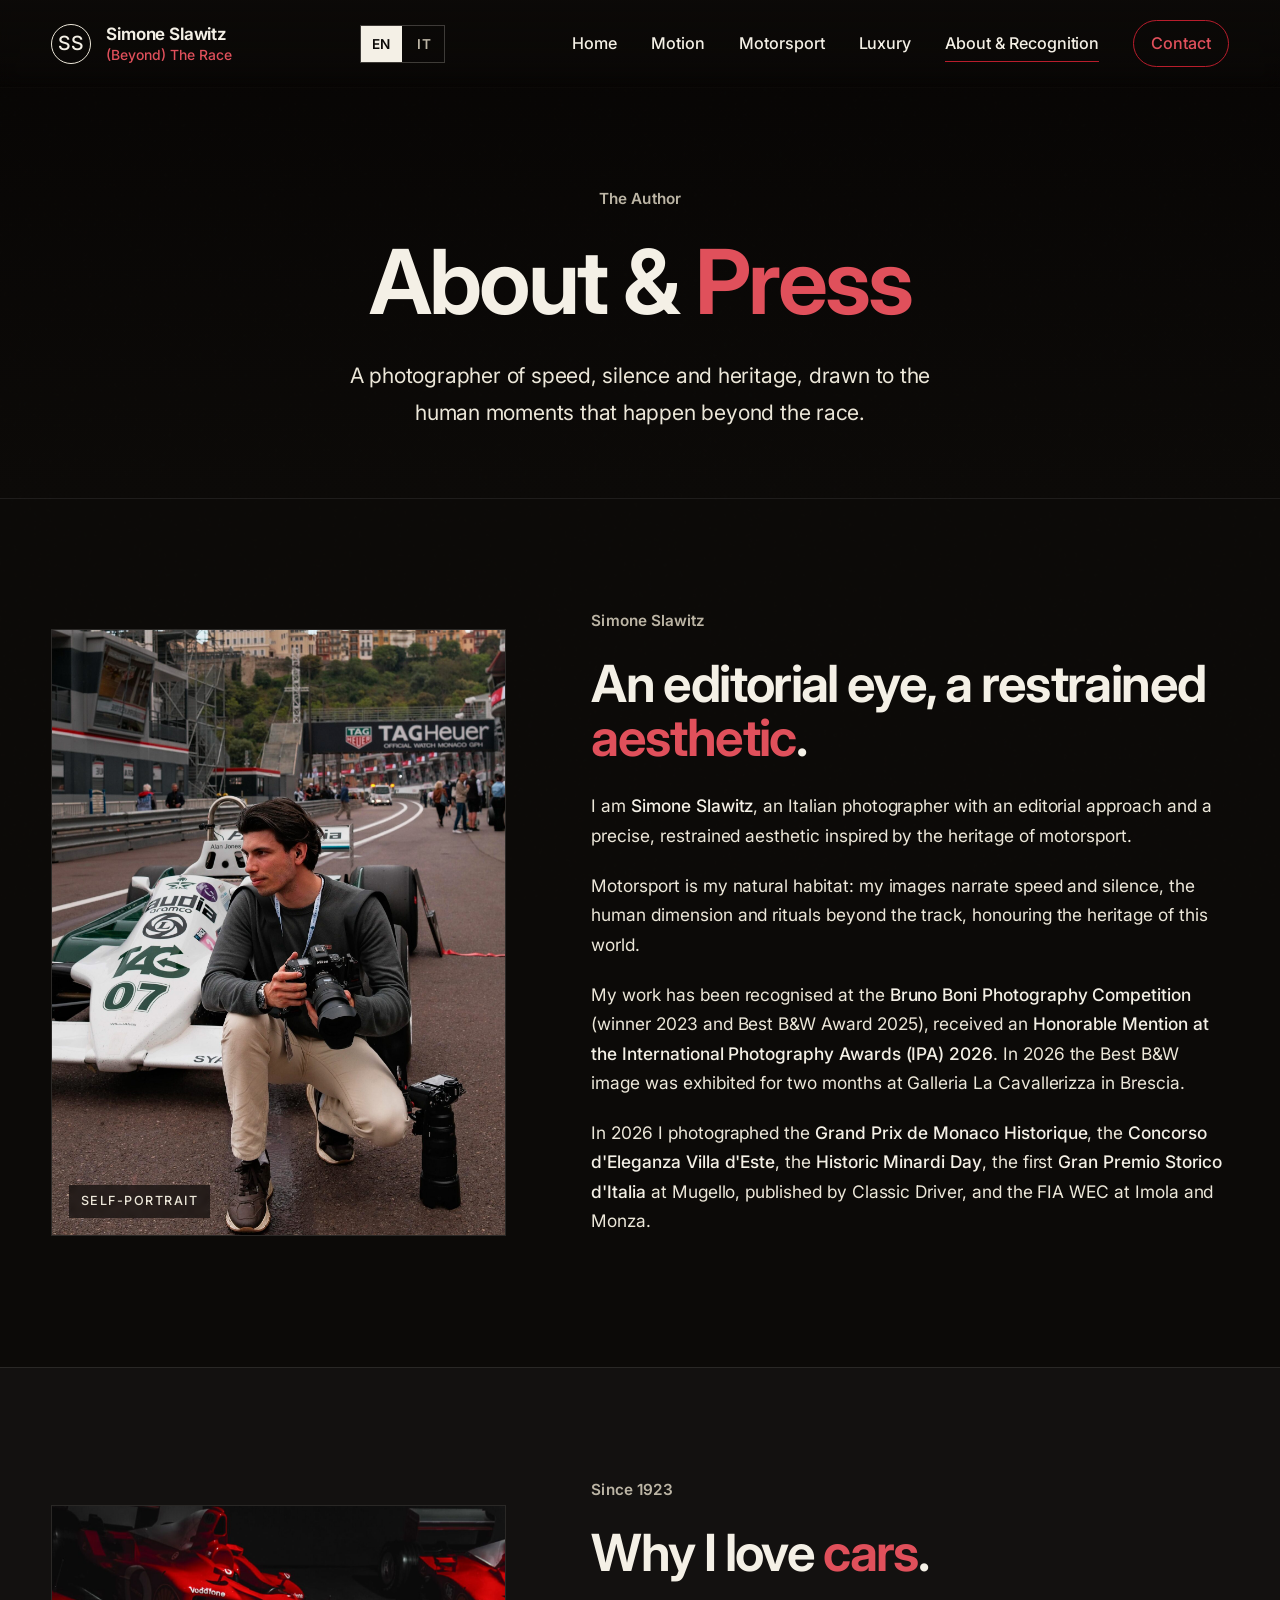
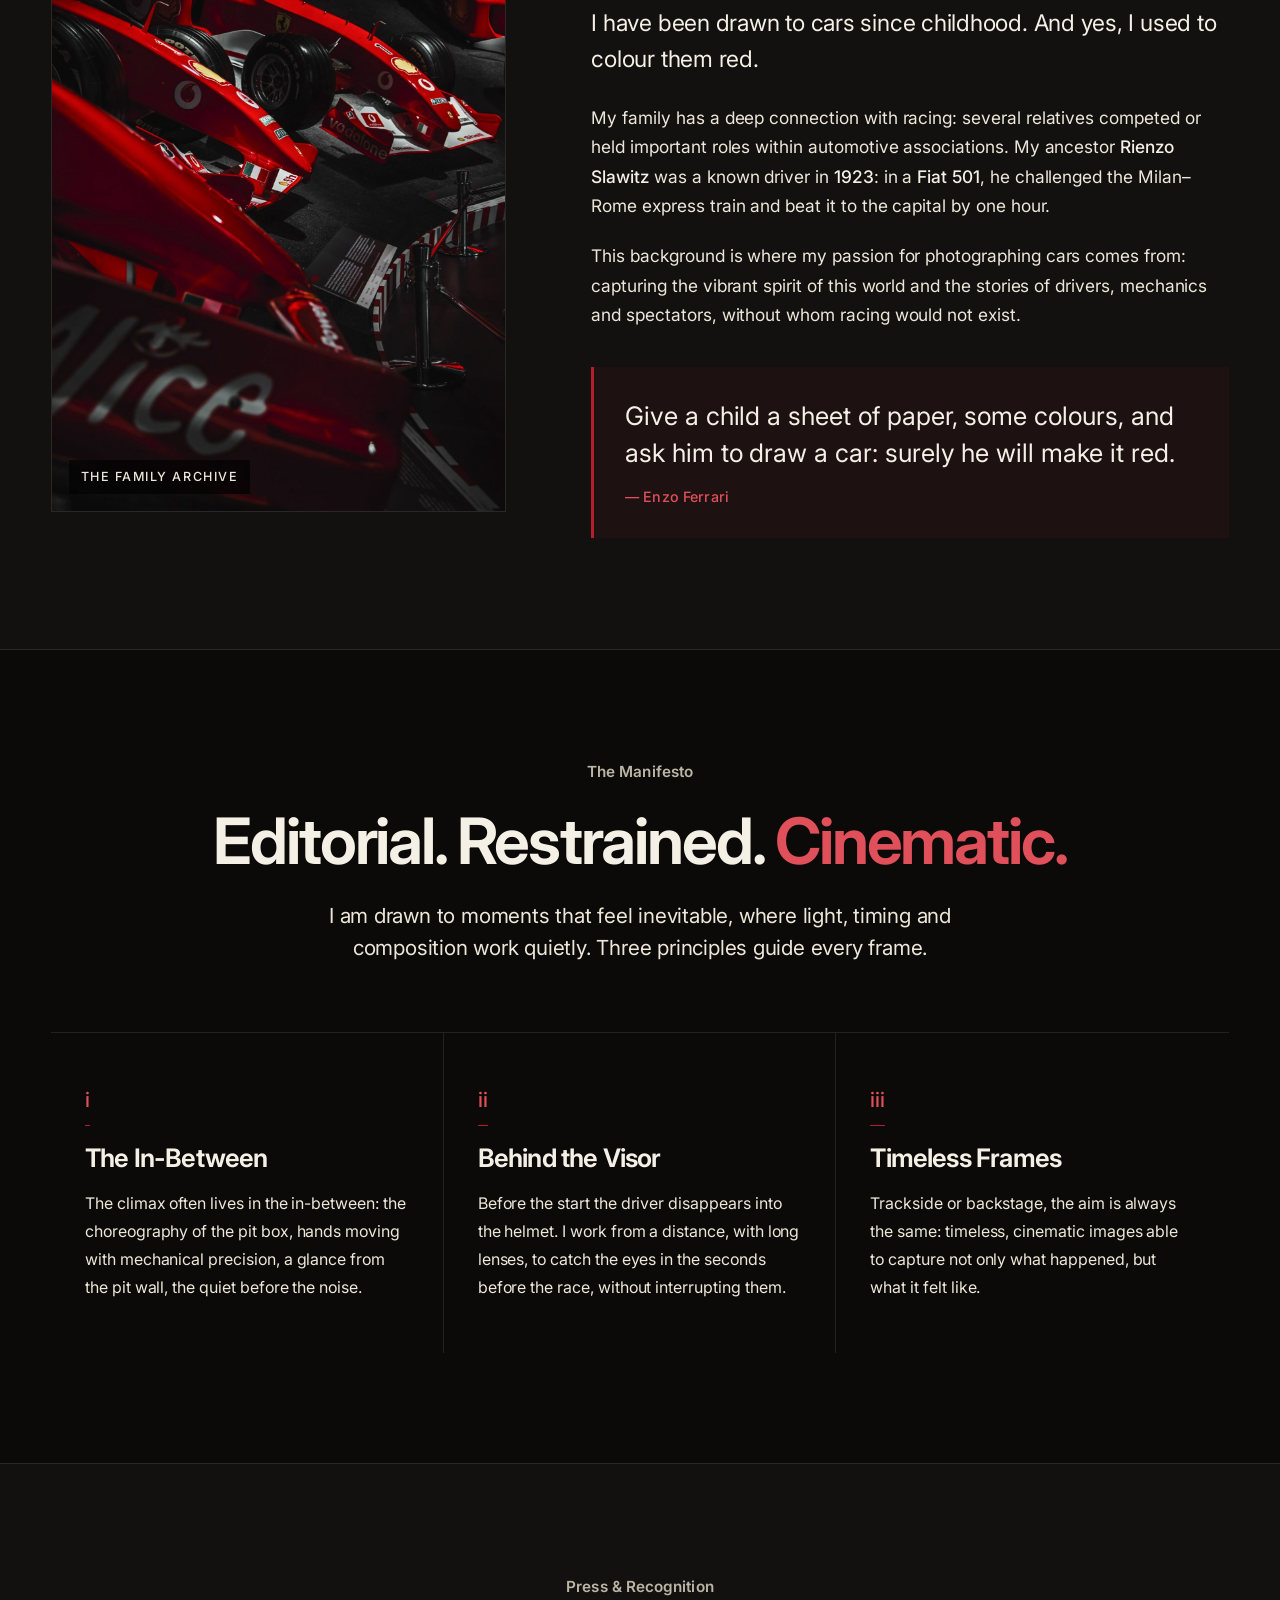
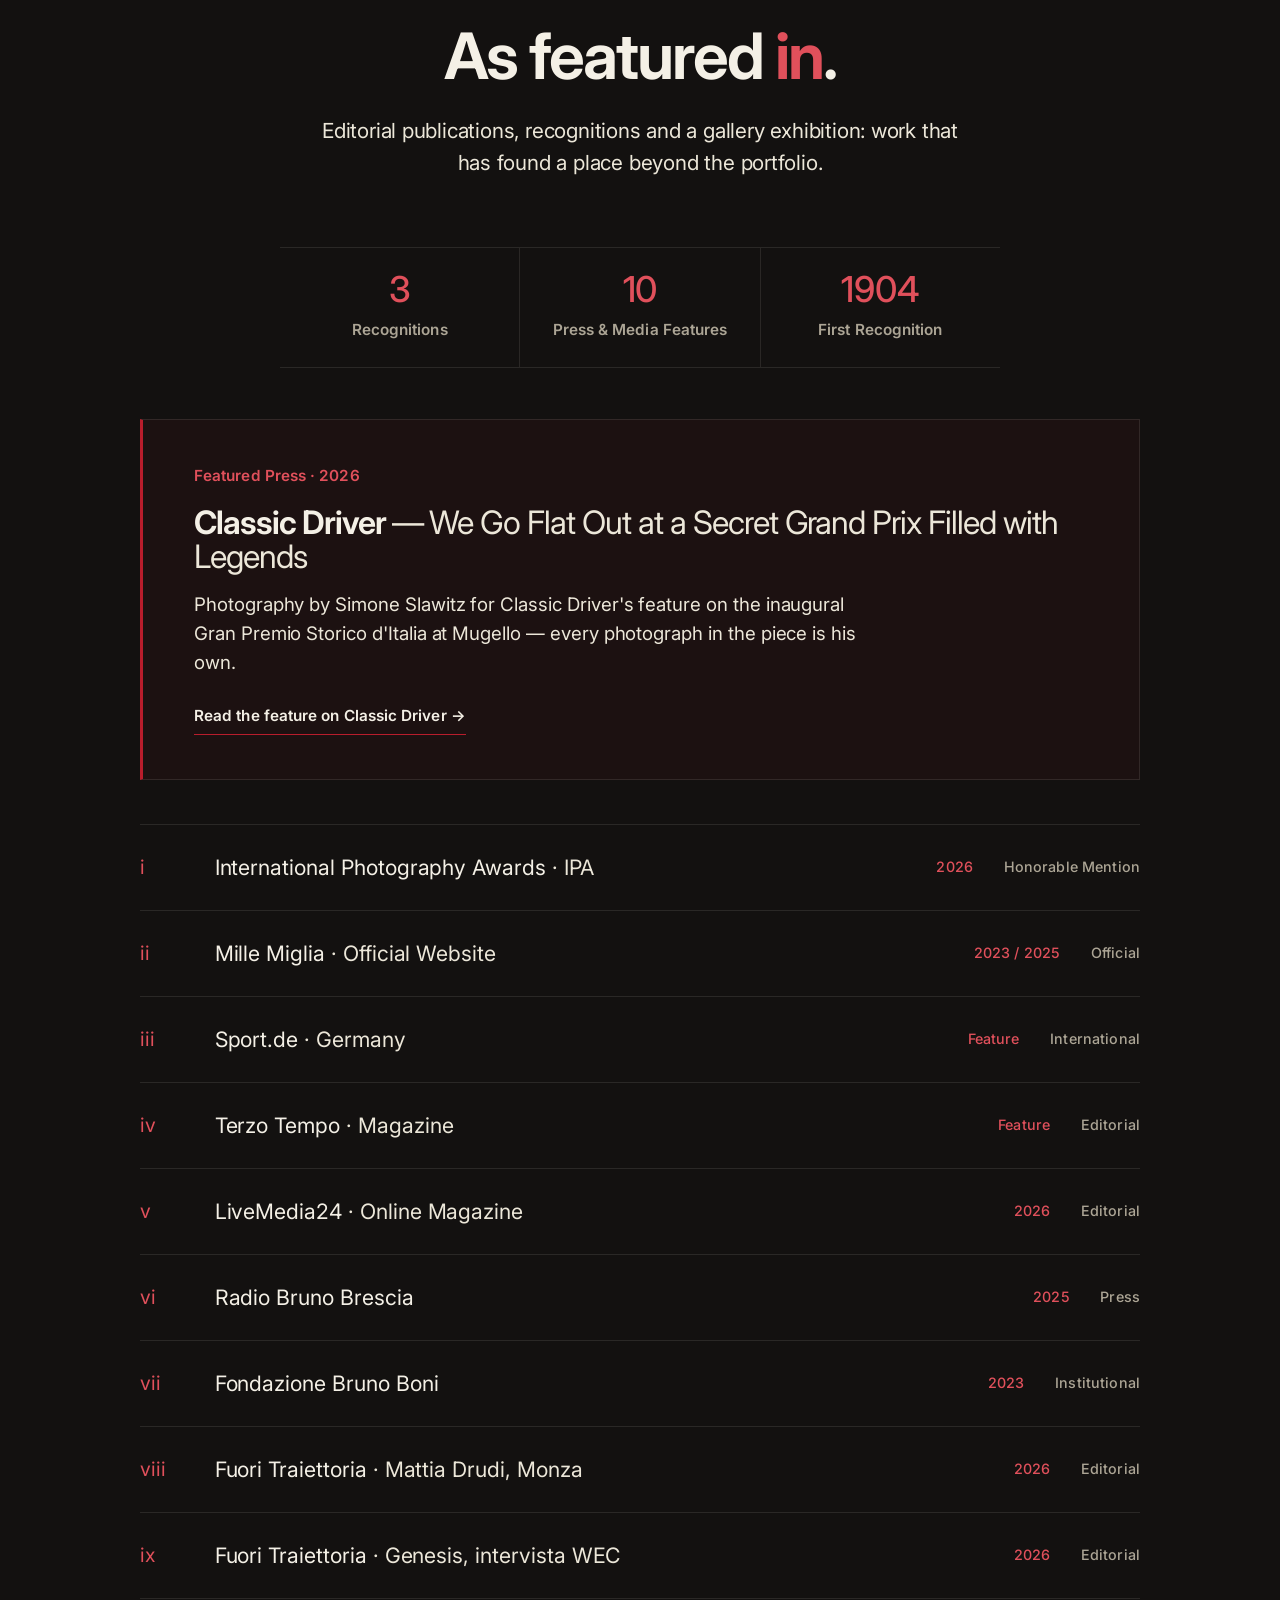
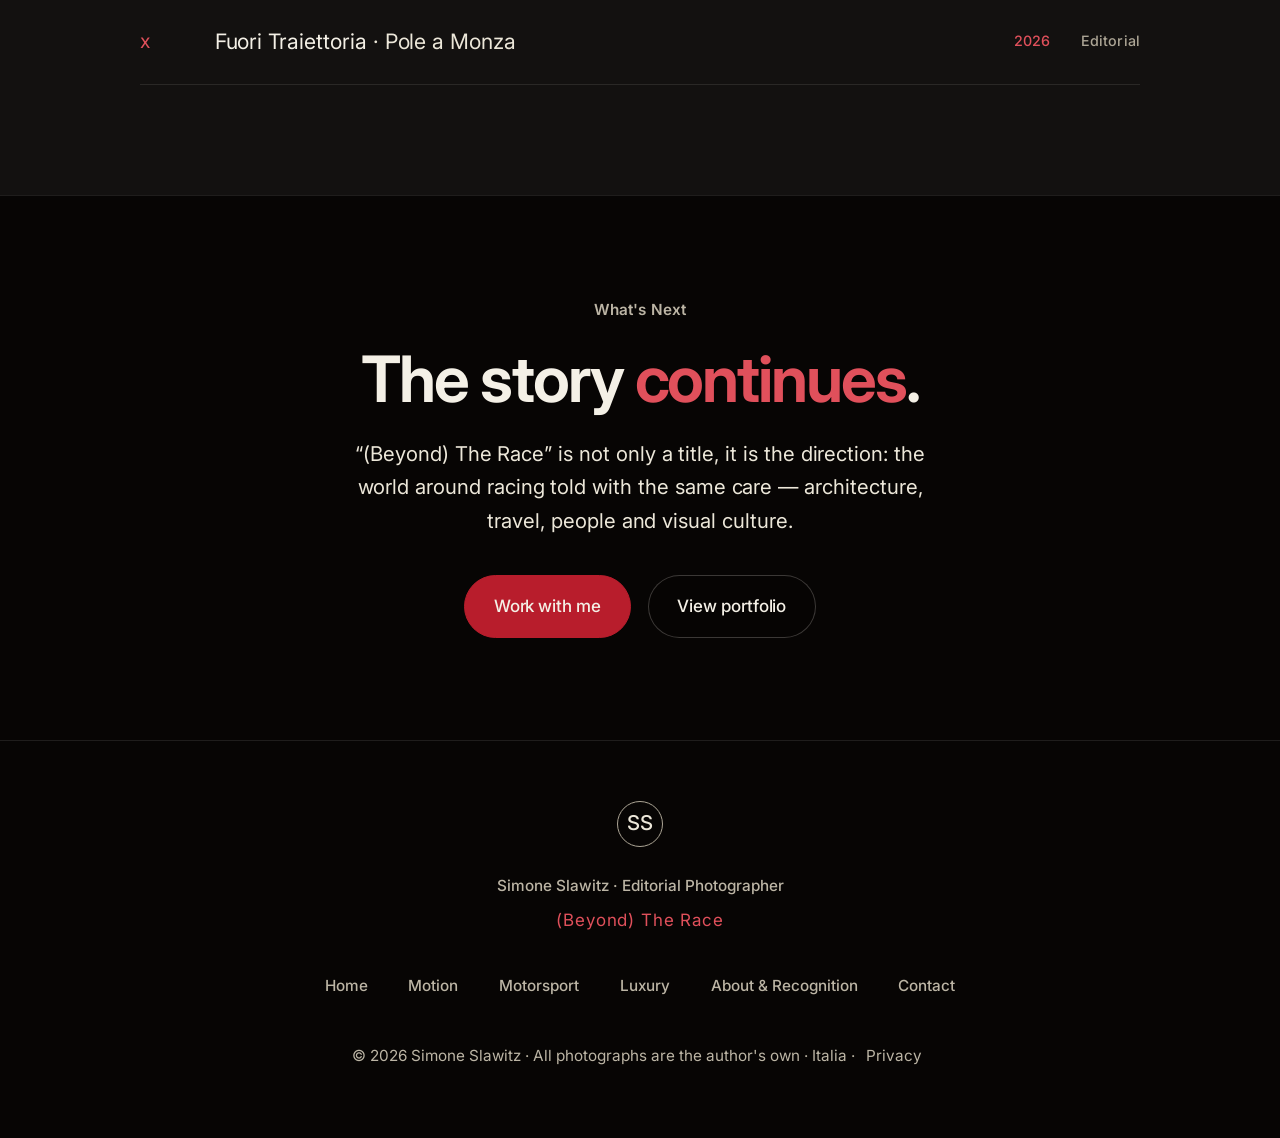
<file: about.html>
<!DOCTYPE html>
<html lang="en">
<head>
<meta charset="utf-8"/>
<meta content="width=device-width, initial-scale=1.0" name="viewport"/>
<title>About &amp; Press — Simone Slawitz, Editorial Motorsport Photographer</title>
<meta name="description" content="The story of Simone Slawitz: an Italian editorial photographer rooted in family racing heritage since 1923. Recognition, press features and a gallery exhibition."/>
<meta name="author" content="Simone Slawitz"/>
<meta name="robots" content="index, follow, max-image-preview:large"/>
<link rel="canonical" href="https://simoneslawitz.com/about.html"/>
<meta property="og:title" content="About &amp; Press — Simone Slawitz"/>
<meta property="og:description" content="An Italian editorial photographer rooted in a family racing heritage since 1923. Recognition, press and a gallery exhibition."/>
<meta property="og:type" content="profile"/>
<meta property="og:url" content="https://simoneslawitz.com/about.html"/>
<meta property="og:image" content="https://simoneslawitz.com/portrait.jpg"/>
<script type="application/ld+json">
{
  "@context": "https://schema.org",
  "@graph": [
    {
      "@type": "WebPage",
      "@id": "https://simoneslawitz.com/about.html#webpage",
      "url": "https://simoneslawitz.com/about.html",
      "name": "About & Press — Simone Slawitz, Editorial Motorsport Photographer",
      "description": "The story of Simone Slawitz: an Italian editorial photographer rooted in family racing heritage since 1923. Recognition, press features and a gallery exhibition.",
      "isPartOf": {
        "@id": "https://simoneslawitz.com/#website"
      },
      "about": {
        "@id": "https://simoneslawitz.com/#person"
      },
      "inLanguage": "en"
    },
    {
      "@type": "BreadcrumbList",
      "@id": "https://simoneslawitz.com/about.html#breadcrumb",
      "itemListElement": [
        {
          "@type": "ListItem",
          "position": 1,
          "name": "Home",
          "item": "https://simoneslawitz.com/"
        },
        {
          "@type": "ListItem",
          "position": 2,
          "name": "About & Press"
        }
      ]
    }
  ]
}
</script>
<link href="https://fonts.googleapis.com" rel="preconnect"/>
<link crossorigin="" href="https://fonts.gstatic.com" rel="preconnect"/>
<link href="https://fonts.googleapis.com/css2?family=Inter:wght@400;500;600;700&amp;display=swap" rel="stylesheet"/>
<link rel="stylesheet" href="style.css?v=b53ac82a"/>
<link rel="icon" href="favicon.ico" sizes="any"/>
<link rel="icon" href="favicon-32.png" type="image/png" sizes="32x32"/>
<link rel="icon" href="favicon-16.png" type="image/png" sizes="16x16"/>
<link rel="apple-touch-icon" href="apple-touch-icon.png"/>
<script>
    !function(t,e){var o,n,p,r;e.__SV||(window.posthog=e,e._i=[],e.init=function(i,s,a){function g(t,e){var o=e.split(".");2==o.length&&(t=t[o[0]],e=o[1]),t[e]=function(){t.push([e].concat(Array.prototype.slice.call(arguments,0)))}}(p=t.createElement("script")).type="text/javascript",p.crossOrigin="anonymous",p.async=!0,p.src=s.api_host.replace(".i.posthog.com","-assets.i.posthog.com")+"/static/array.js",(r=t.getElementsByTagName("script")[0]).parentNode.insertBefore(p,r);var u=e;for(void 0!==a?u=e[a]=[]:a="posthog",u.people=u.people||[],Object.defineProperty(u,"toString",{configurable:!0,enumerable:!0,writable:!0,value:function(t){var e="posthog";return"posthog"!==a&&(e+="."+a),t||(e+=" (stub)"),e}}),Object.defineProperty(u.people,"toString",{configurable:!0,enumerable:!0,writable:!0,value:function(){return u.toString(1)+".people (stub)"}}),o="init capture register register_once register_for_session unregister unregister_for_session getFeatureFlag getFeatureFlagResult isFeatureEnabled reloadFeatureFlags updateEarlyAccessFeatureEnrollment getEarlyAccessFeatures on onFeatureFlags onSessionId getSurveys getActiveMatchingSurveys renderSurvey canRenderSurvey getNextSurveyStep identify setPersonProperties group resetGroups setPersonPropertiesForFlags resetPersonPropertiesForFlags setGroupPropertiesForFlags resetGroupPropertiesForFlags reset get_distinct_id getGroups get_session_id get_session_replay_url alias set_config startSessionRecording stopSessionRecording sessionRecordingStarted captureException loadToolbar get_property getSessionProperty createPersonProfile opt_in_capturing opt_out_capturing has_opted_in_capturing has_opted_out_capturing clear_opt_in_out_capturing debug".split(" "),n=0;n<o.length;n++)g(u,o[n]);e._i.push([i,s,a])},e.__SV=1)}(document,window.posthog||[]);
    posthog.init('phc_Cyk9bUE5jib328vtY2F2wsrNcvmgRVMdYw8PGZwSZtoG', {
        api_host: 'https://eu.i.posthog.com',
        defaults: '2026-08-30',
        cookieless_mode: 'always',
    })
</script>
</head>
<body>
<div id="scrollProgress"></div>

<nav id="mainNav">
  <a class="brand" href="index.html">
    <div class="monogram">SS</div>
    <div class="brand-name">
      Simone Slawitz
      <small>(Beyond) The Race</small>
    </div>
  </a>
  <div aria-label="Language selector" class="lang-switch"><button data-lang-btn="en" type="button">EN</button><button data-lang-btn="it" type="button">IT</button></div>
  <button class="nav-toggle" aria-label="Toggle menu" aria-expanded="false">☰</button>
  <div class="nav-links">
    <a href="index.html">Home</a>
    <a href="motion.html" data-en="Motion" data-it="Motion">Motion</a>
    <a href="motorsport.html">Motorsport</a>
    <a href="luxury.html">Luxury</a>
    <a class="active" href="about.html" data-en="About &amp; Recognition" data-it="Chi sono &amp; Riconoscimenti">About &amp; Recognition</a>
    <a class="nav-cta" href="contact.html" data-en="Contact" data-it="Contatti">Contact</a>
  </div>
</nav>

<!-- ========== PAGE HEAD ========== -->
<header class="page-head">
  <div class="kicker" data-en="The Author" data-it="L'Autore">The Author</div>
  <h1 data-en="About &amp; <em>Press</em>" data-it="Chi sono &amp; <em>Press</em>">About &amp; <em>Press</em></h1>
  <p class="lead" data-en="A photographer of speed, silence and heritage, drawn to the human moments that happen beyond the race." data-it="Un fotografo di velocità, silenzio ed heritage, attratto dai momenti umani che accadono oltre la gara.">A photographer of speed, silence and heritage, drawn to the human moments that happen beyond the race.</p>
</header>

<!-- ========== BIO ========== -->
<section>
  <div class="split">
    <div class="split-image reveal">
      <img src="portrait.jpg" alt="Self-portrait of Simone Slawitz, Italian editorial motorsport and heritage photographer" loading="lazy" decoding="async" onerror="this.style.display='none';this.nextElementSibling.style.display='flex'"/>
      <div class="placeholder" style="display:none"><em>self-portrait</em></div>
      <div class="plate" data-en="Self-portrait" data-it="Autoritratto">Self-portrait</div>
    </div>
    <div class="split-text">
      <div class="kicker reveal" data-en="Simone Slawitz" data-it="Simone Slawitz">Simone Slawitz</div>
      <h2 class="reveal" data-en="An editorial eye, a restrained <em>aesthetic</em>." data-it="Uno sguardo editoriale, un'estetica <em>sobria</em>.">An editorial eye, a restrained <em>aesthetic</em>.</h2>
      <p class="reveal" data-en="I am <strong>Simone Slawitz</strong>, an Italian photographer with an editorial approach and a precise, restrained aesthetic inspired by the heritage of motorsport." data-it="Sono <strong>Simone Slawitz</strong>, fotografo italiano con un approccio editoriale e un'estetica precisa e sobria, ispirata all'heritage del motorsport.">I am <strong>Simone Slawitz</strong>, an Italian photographer with an editorial approach and a precise, restrained aesthetic inspired by the heritage of motorsport.</p>
      <p class="reveal" data-en="Motorsport is my natural habitat: my images narrate speed and silence, the human dimension and rituals beyond the track, honouring the heritage of this world." data-it="Il motorsport è il mio habitat naturale: le mie immagini narrano la velocità e il silenzio, la dimensione umana e i riti fuori dalla pista, onorando l'heritage di questo mondo.">Motorsport is my natural habitat: my images narrate speed and silence, the human dimension and rituals beyond the track, honouring the heritage of this world.</p>
      <p class="reveal" data-en="My work has been recognised at the <strong>Bruno Boni Photography Competition</strong> (winner 2023 and Best B&amp;W Award 2025), received an <strong>Honorable Mention at the International Photography Awards (IPA) 2026</strong>. In 2026 the Best B&amp;W image was exhibited for two months at Galleria La Cavallerizza in Brescia." data-it="Il mio lavoro è stato riconosciuto al <strong>Bruno Boni Photography Competition</strong> (vincitore 2023 e Best B&amp;W Award 2025), ha ricevuto una <strong>Menzione d'Onore agli International Photography Awards (IPA) 2026</strong>. Nel 2026 la foto Best B&amp;W è stata esposta per due mesi alla Galleria La Cavallerizza di Brescia.">My work has been recognised at the <strong>Bruno Boni Photography Competition</strong> (winner 2023 and Best B&amp;W Award 2025), received an <strong>Honorable Mention at the International Photography Awards (IPA) 2026</strong>. In 2026 the Best B&amp;W image was exhibited for two months at Galleria La Cavallerizza in Brescia.</p>
      <p class="reveal" data-en="In 2026 I photographed the <strong>Grand Prix de Monaco Historique</strong>, the <strong>Concorso d'Eleganza Villa d'Este</strong>, the <strong>Historic Minardi Day</strong>, the first <strong>Gran Premio Storico d'Italia</strong> at Mugello, published by Classic Driver, and the FIA WEC at Imola and Monza." data-it="Nel 2026 ho fotografato il <strong>Grand Prix de Monaco Historique</strong>, il <strong>Concorso d'Eleganza Villa d'Este</strong>, l'<strong>Historic Minardi Day</strong>, la prima edizione del <strong>Gran Premio Storico d'Italia</strong> al Mugello, pubblicata da Classic Driver, e il FIA WEC a Imola e Monza.">In 2026 I photographed the <strong>Grand Prix de Monaco Historique</strong>, the <strong>Concorso d'Eleganza Villa d'Este</strong>, the <strong>Historic Minardi Day</strong>, the first <strong>Gran Premio Storico d'Italia</strong> at Mugello, published by Classic Driver, and the FIA WEC at Imola and Monza.</p>
    </div>
  </div>
</section>

<!-- ========== HERITAGE / FAMILY ========== -->
<section style="background:var(--bg-2);border-top:1px solid var(--line);border-bottom:1px solid var(--line)">
  <div class="split">
    <div class="split-image reveal">
      <img src="heritage.jpg" alt="Vintage Mille Miglia historic car photographed by Simone Slawitz" loading="lazy" decoding="async" onerror="this.style.display='none';this.nextElementSibling.style.display='flex'"/>
      <div class="placeholder" style="display:none"><em>Vintage Mille Miglia</em></div>
      <div class="plate" data-en="The Family Archive" data-it="L'Archivio di Famiglia">The Family Archive</div>
    </div>
    <div class="split-text">
      <div class="kicker reveal" data-en="Since 1923" data-it="Dal 1923">Since 1923</div>
      <h2 class="reveal" data-en="Why I love <em>cars</em>." data-it="Perché amo le <em>macchine</em>.">Why I love <em>cars</em>.</h2>
      <p class="lead reveal" data-en="I have been drawn to cars since childhood. And yes, I used to colour them red." data-it="Sono sempre stato attratto dalle macchine fin da bambino. E sì, le coloravo di rosso.">I have been drawn to cars since childhood. And yes, I used to colour them red.</p>
      <p class="reveal" data-en="My family has a deep connection with racing: several relatives competed or held important roles within automotive associations. My ancestor <strong>Rienzo Slawitz</strong> was a known driver in <strong>1923</strong>: in a <strong>Fiat 501</strong>, he challenged the Milan–Rome express train and beat it to the capital by one hour." data-it="Nella mia famiglia c'è una connessione profonda con il mondo delle corse: molti parenti hanno corso o ricoperto ruoli di rilievo nelle associazioni automobilistiche. Il mio antenato <strong>Rienzo Slawitz</strong> fu un noto pilota nel <strong>1923</strong>: con una <strong>Fiat 501</strong> sfidò il treno diretto Milano–Roma, battendolo di un'ora all'arrivo nella capitale.">My family has a deep connection with racing: several relatives competed or held important roles within automotive associations. My ancestor <strong>Rienzo Slawitz</strong> was a known driver in <strong>1923</strong>: in a <strong>Fiat 501</strong>, he challenged the Milan–Rome express train and beat it to the capital by one hour.</p>
      <p class="reveal" data-en="This background is where my passion for photographing cars comes from: capturing the vibrant spirit of this world and the stories of drivers, mechanics and spectators, without whom racing would not exist." data-it="Da questo background nasce la mia passione per fotografare le macchine: catturare lo spirito vibrante di questo mondo e le storie di piloti, meccanici e spettatori, senza i quali le corse non esisterebbero.">This background is where my passion for photographing cars comes from: capturing the vibrant spirit of this world and the stories of drivers, mechanics and spectators, without whom racing would not exist.</p>
      <div class="quote reveal">
        <span data-en="Give a child a sheet of paper, some colours, and ask him to draw a car: surely he will make it red." data-it="Date a un bambino un foglio, dei colori, e chiedetegli di disegnare un'automobile: di sicuro la farà rossa.">Give a child a sheet of paper, some colours, and ask him to draw a car: surely he will make it red.</span>
        <span class="quote-attr">— Enzo Ferrari</span>
      </div>
    </div>
  </div>
</section>

<!-- ========== MANIFESTO ========== -->
<section>
  <div class="section-header reveal">
    <div class="kicker" data-en="The Manifesto" data-it="Il Manifesto">The Manifesto</div>
    <h2 class="section-title" data-en="Editorial. Restrained. <em>Cinematic.</em>" data-it="Editoriale. Misurato. <em>Cinematografico.</em>">Editorial. Restrained. <em>Cinematic.</em></h2>
    <p class="section-desc" data-en="I am drawn to moments that feel inevitable, where light, timing and composition work quietly. Three principles guide every frame." data-it="Mi attraggono i momenti che sembrano inevitabili, dove luce, timing e composizione lavorano in silenzio. Tre principi guidano ogni scatto.">I am drawn to moments that feel inevitable, where light, timing and composition work quietly. Three principles guide every frame.</p>
  </div>
  <div class="manifesto-grid reveal">
    <div class="manifesto-card">
      <div class="mc-num">i</div>
      <h3 class="mc-title" data-en="The In-Between" data-it="I Momenti Intermedi">The In-Between</h3>
      <p class="mc-text" data-en="The climax often lives in the in-between: the choreography of the pit box, hands moving with mechanical precision, a glance from the pit wall, the quiet before the noise." data-it="Il climax spesso vive nei momenti intermedi: la coreografia del pit box, le mani che si muovono con precisione meccanica, lo sguardo dal muretto, la calma che precede il rumore.">The climax often lives in the in-between: the choreography of the pit box, hands moving with mechanical precision, a glance from the pit wall, the quiet before the noise.</p>
    </div>
    <div class="manifesto-card">
      <div class="mc-num">ii</div>
      <h3 class="mc-title" data-en="Behind the Visor" data-it="Dietro la Visiera">Behind the Visor</h3>
          <p class="mc-text" data-en="Before the start the driver disappears into the helmet. I work from a distance, with long lenses, to catch the eyes in the seconds before the race, without interrupting them." data-it="Prima del via il pilota scompare dentro il casco. Lavoro da lontano, con ottiche lunghe, per cogliere gli occhi nei secondi prima della gara, senza interromperli.">Before the start the driver disappears into the helmet. I work from a distance, with long lenses, to catch the eyes in the seconds before the race, without interrupting them.</p>
    </div>
    <div class="manifesto-card">
      <div class="mc-num">iii</div>
      <h3 class="mc-title" data-en="Timeless Frames" data-it="Immagini Timeless">Timeless Frames</h3>
      <p class="mc-text" data-en="Trackside or backstage, the aim is always the same: timeless, cinematic images able to capture not only what happened, but what it felt like." data-it="Trackside o backstage, l'obiettivo è sempre lo stesso: immagini timeless e cinematiche, capaci di catturare non solo cosa è successo, ma cosa si è provato.">Trackside or backstage, the aim is always the same: timeless, cinematic images able to capture not only what happened, but what it felt like.</p>
    </div>
  </div>
</section>

<!-- ========== PRESS ========== -->
<section id="press" style="background:var(--bg-2);border-top:1px solid var(--line)">
  <div class="section-header reveal">
    <div class="kicker" data-en="Press &amp; Recognition" data-it="Press &amp; Riconoscimenti">Press &amp; Recognition</div>
    <h2 class="section-title" data-en="As featured <em>in</em>." data-it="Hanno parlato di <em>me</em>.">As featured <em>in</em>.</h2>
    <p class="section-desc" data-en="Editorial publications, recognitions and a gallery exhibition: work that has found a place beyond the portfolio." data-it="Pubblicazioni editoriali, riconoscimenti e una mostra in galleria: un lavoro che ha trovato spazio oltre il portfolio.">Editorial publications, recognitions and a gallery exhibition: work that has found a place beyond the portfolio.</p>
  </div>

  <div class="press-stats reveal">
    <div class="press-stat"><span class="press-stat-num" data-count="3">3</span><span class="press-stat-label" data-en="Recognitions" data-it="Riconoscimenti">Recognitions</span></div>
    <div class="press-stat"><span class="press-stat-num" data-count="11">11</span><span class="press-stat-label" data-en="Press &amp; Media Features" data-it="Press &amp; Media">Press &amp; Media Features</span></div>
    <div class="press-stat"><span class="press-stat-num" data-count="2023">2023</span><span class="press-stat-label" data-en="First Recognition" data-it="Primo Riconoscimento">First Recognition</span></div>
  </div>

  <a class="press-feature reveal" href="https://www.classicdriver.com/en/article/cars/we-go-flat-out-a-secret-grand-prix-filled-legends" target="_blank" rel="noopener">
    <div class="press-feature-eyebrow" data-en="Featured Press · 2026" data-it="In Evidenza · 2026">Featured Press · 2026</div>
    <h3 class="press-feature-title">Classic Driver <em>— We Go Flat Out at a Secret Grand Prix Filled with Legends</em></h3>
    <p class="press-feature-desc" data-en="Photography by Simone Slawitz for Classic Driver's feature on the inaugural Gran Premio Storico d'Italia at Mugello — every photograph in the piece is his own." data-it="Fotografie di Simone Slawitz per il reportage di Classic Driver sulla prima edizione del Gran Premio Storico d'Italia al Mugello — ogni fotografia dell'articolo è sua.">Photography by Simone Slawitz for Classic Driver's feature on the inaugural Gran Premio Storico d'Italia at Mugello — every photograph in the piece is his own.</p>
    <span class="press-feature-link" data-en="Read the feature on Classic Driver →" data-it="Leggi il servizio su Classic Driver →">Read the feature on Classic Driver →</span>
  </a>

  <div class="press-list">
    <a class="press-item reveal" href="https://www.photoawards.com/" target="_blank" rel="noopener">
      <div class="press-num">i</div>
      <div class="press-name">International Photography Awards <em>· IPA</em></div>
      <div class="press-year">2026</div>
      <div class="press-tag" data-en="Honorable Mention" data-it="Menzione d'Onore">Honorable Mention</div>
    </a>
    <a class="press-item reveal" href="https://1000miglia.it/en/2025/awards-presented-for-the-thirteenth-edition-of-the-bruno-boni-photography-competition/" target="_blank" rel="noopener">
      <div class="press-num">ii</div>
      <div class="press-name">Mille Miglia <em>· Official Website</em></div>
      <div class="press-year">2023 / 2025</div>
      <div class="press-tag" data-en="Official" data-it="Ufficiale">Official</div>
    </a>
    <a class="press-item reveal" href="https://www.sport.de/news/ne7739693/valentino-rossi-spricht-ueber-seine-plaene/" target="_blank" rel="noopener">
      <div class="press-num">iii</div>
      <div class="press-name">Sport.de <em>· Germany</em></div>
      <div class="press-year">Feature</div>
      <div class="press-tag" data-en="International" data-it="Internazionale">International</div>
    </a>
    <a class="press-item reveal" href="https://terzotemposportmagazine.it/discipline/motori/mille-miglia-e-di-simone-slawitz-la-miglior-foto-sesto-francesco-benaglio-di-riva-di-solto/" target="_blank" rel="noopener">
      <div class="press-num">iv</div>
      <div class="press-name">Terzo Tempo <em>· Magazine</em></div>
      <div class="press-year">Feature</div>
      <div class="press-tag" data-en="Editorial" data-it="Editoriale">Editorial</div>
    </a>
    <a class="press-item reveal" href="https://www.livemedia24.com/news/grand-prix-de-monaco-historique-2026-ferrari-vip-e-incidenti-nel-weekend-delle-leggende/" target="_blank" rel="noopener">
      <div class="press-num">v</div>
      <div class="press-name">LiveMedia24 <em>· Online Magazine</em></div>
      <div class="press-year">2026</div>
      <div class="press-tag" data-en="Editorial" data-it="Editoriale">Editorial</div>
    </a>
    <a class="press-item reveal" href="https://www.radiobrunobrescia.it/2025/09/15/premiazione-concorso-fotografico-1000-miglia-2025/" target="_blank" rel="noopener">
      <div class="press-num">vi</div>
      <div class="press-name">Radio Bruno Brescia</div>
      <div class="press-year">2025</div>
      <div class="press-tag">Press</div>
    </a>
    <a class="press-item reveal" href="https://www.brunoboni.it/" target="_blank" rel="noopener">
      <div class="press-num">vii</div>
      <div class="press-name">Fondazione Bruno Boni</div>
      <div class="press-year">2023</div>
      <div class="press-tag" data-en="Institutional" data-it="Istituzionale">Institutional</div>
    </a>
    <a class="press-item reveal" href="https://www.fuoritraiettoria.com/4-ruote/wec-mattia-drudi-monza-chiude-2026-successi/" target="_blank" rel="noopener">
      <div class="press-num">viii</div>
      <div class="press-name">Fuori Traiettoria <em>· Mattia Drudi, Monza</em></div>
      <div class="press-year">2026</div>
      <div class="press-tag" data-en="Editorial" data-it="Editoriale">Editorial</div>
    </a>
    <a class="press-item reveal" href="https://www.fuoritraiettoria.com/4-ruote/su-pista/wec-endurance/abiteboul-genesis-wec-2026-soddisfacente-orgogliosi-frustrati-futuro/" target="_blank" rel="noopener">
      <div class="press-num">ix</div>
      <div class="press-name">Fuori Traiettoria <em>· Genesis, intervista WEC</em></div>
      <div class="press-year">2026</div>
      <div class="press-tag" data-en="Editorial" data-it="Editoriale">Editorial</div>
    </a>
    <a class="press-item reveal" href="https://www.fuoritraiettoria.com/4-ruote/su-pista/wec-endurance/fuoco-ferrari-pole-genesis-qualifiche-6-ore-monza-wec/" target="_blank" rel="noopener">
      <div class="press-num">x</div>
      <div class="press-name">Fuori Traiettoria <em>· Pole a Monza</em></div>
      <div class="press-year">2026</div>
      <div class="press-tag" data-en="Editorial" data-it="Editoriale">Editorial</div>
    </a>
  </div>
</section>

<!-- ========== CTA ========== -->
<section class="cta-band">
  <div class="kicker reveal" data-en="What's Next" data-it="Cosa Arriva">What's Next</div>
  <h2 class="reveal" data-en="The story <em>continues</em>." data-it="La storia <em>continua</em>.">The story <em>continues</em>.</h2>
  <p class="reveal" data-en="&ldquo;(Beyond) The Race&rdquo; is not only a title, it is the direction: the world around racing told with the same care — architecture, travel, people and visual culture." data-it="&ldquo;(Beyond) The Race&rdquo; non è solo un titolo, è la direzione: il mondo intorno alle corse raccontato con la stessa cura — architettura, viaggi, persone e cultura visiva.">&ldquo;(Beyond) The Race&rdquo; is not only a title, it is the direction: the world around racing told with the same care — architecture, travel, people and visual culture.</p>
  <div class="btn-row reveal">
    <a class="btn" href="contact.html" data-en="Work with me" data-it="Lavora con me">Work with me</a>
    <a class="btn ghost" href="motorsport.html" data-en="View portfolio" data-it="Guarda il portfolio">View portfolio</a>
  </div>
</section>

<!-- ========== FOOTER ========== -->
<footer>
  <div class="colophon-mark">SS</div>
  <div class="colophon-text">
    Simone Slawitz · <span data-en="Editorial Photographer" data-it="Fotografo Editoriale">Editorial Photographer</span>
    <em>(Beyond) The Race</em>
  </div>
  <div class="footer-nav">
    <a href="index.html">Home</a>
    <a href="motion.html" data-en="Motion" data-it="Motion">Motion</a>
    <a href="motorsport.html">Motorsport</a>
    <a href="luxury.html">Luxury</a>
    <a href="about.html" data-en="About &amp; Recognition" data-it="Chi sono &amp; Riconoscimenti">About &amp; Recognition</a>
    <a href="contact.html" data-en="Contact" data-it="Contatti">Contact</a>
  </div>
  <div class="colophon-fineprint">
    © 2026 Simone Slawitz · <span data-en="All photographs are the author's own" data-it="Tutte le fotografie sono dell'autore">All photographs are the author's own</span> · Italia · <a href="privacy.html">Privacy</a>
  </div>
</footer>

<script src="site.js?v=66c65bfa"></script>
</body>
</html>
</file>
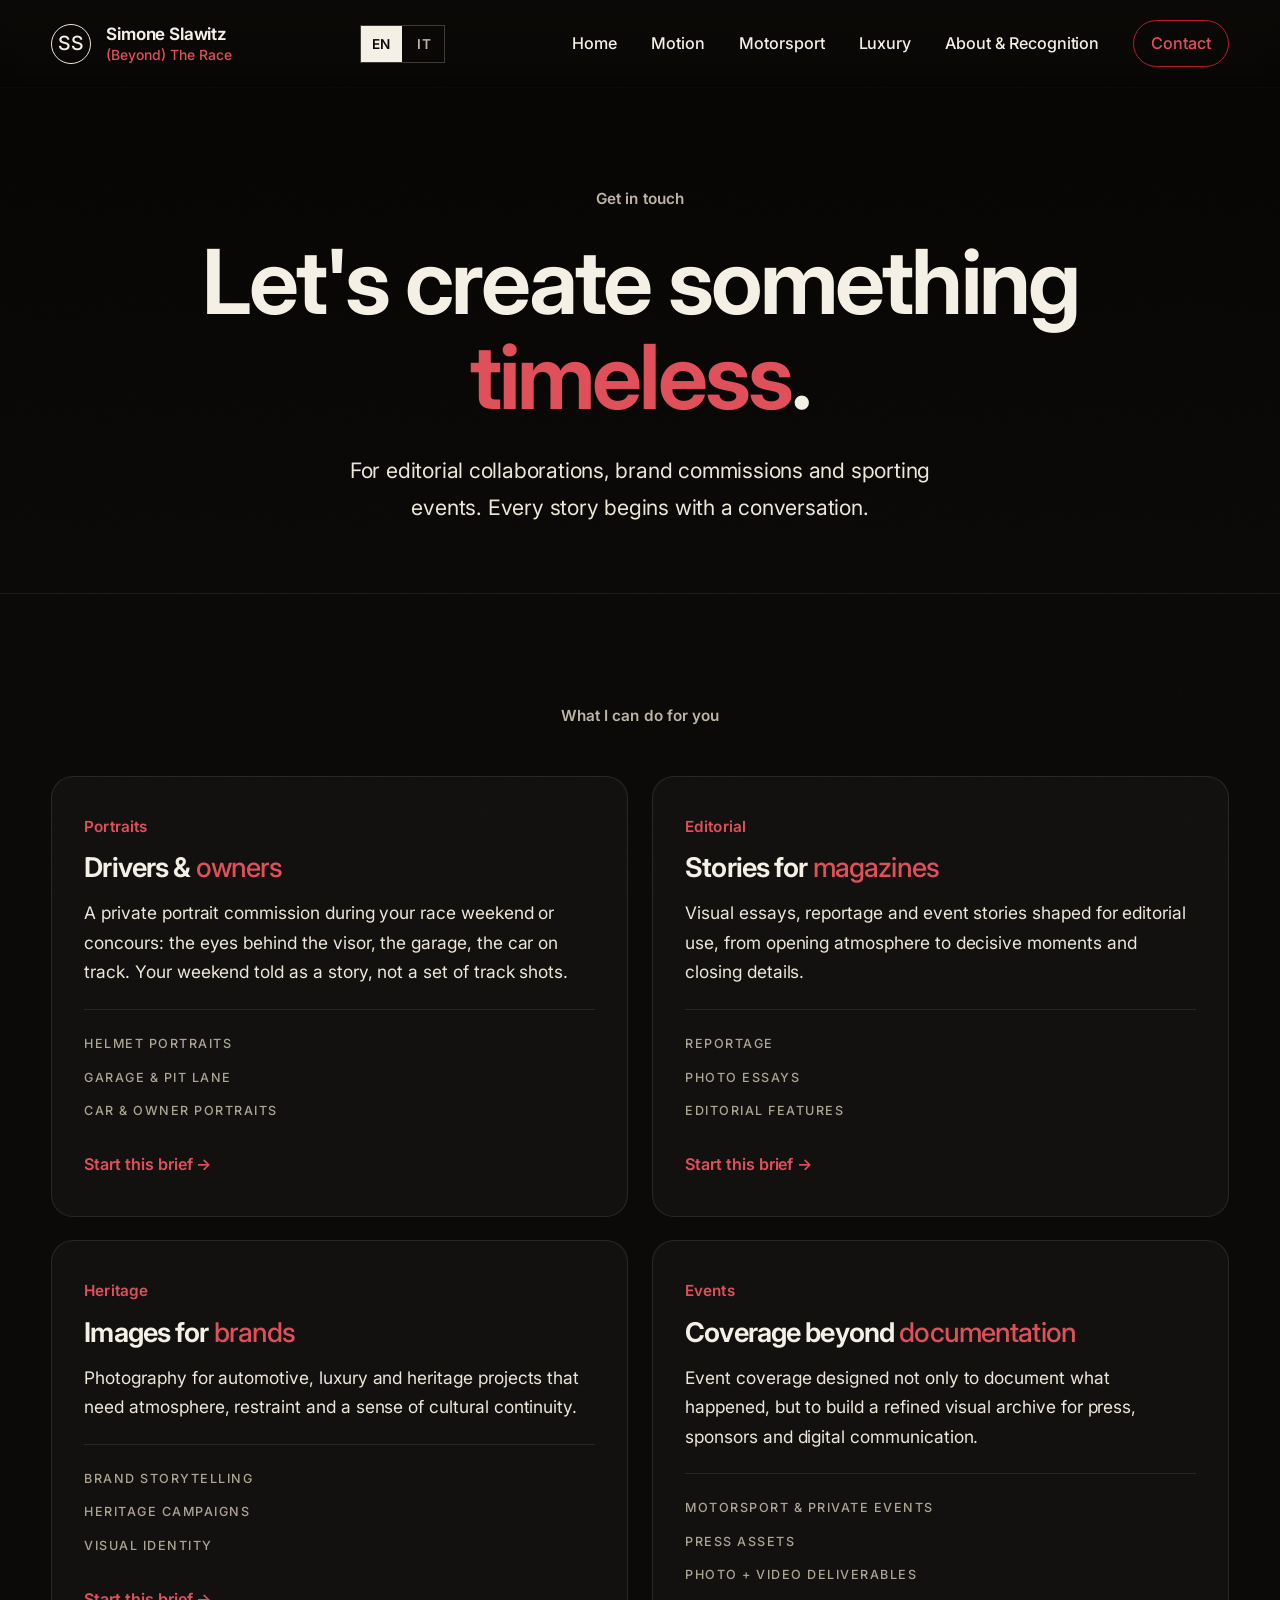
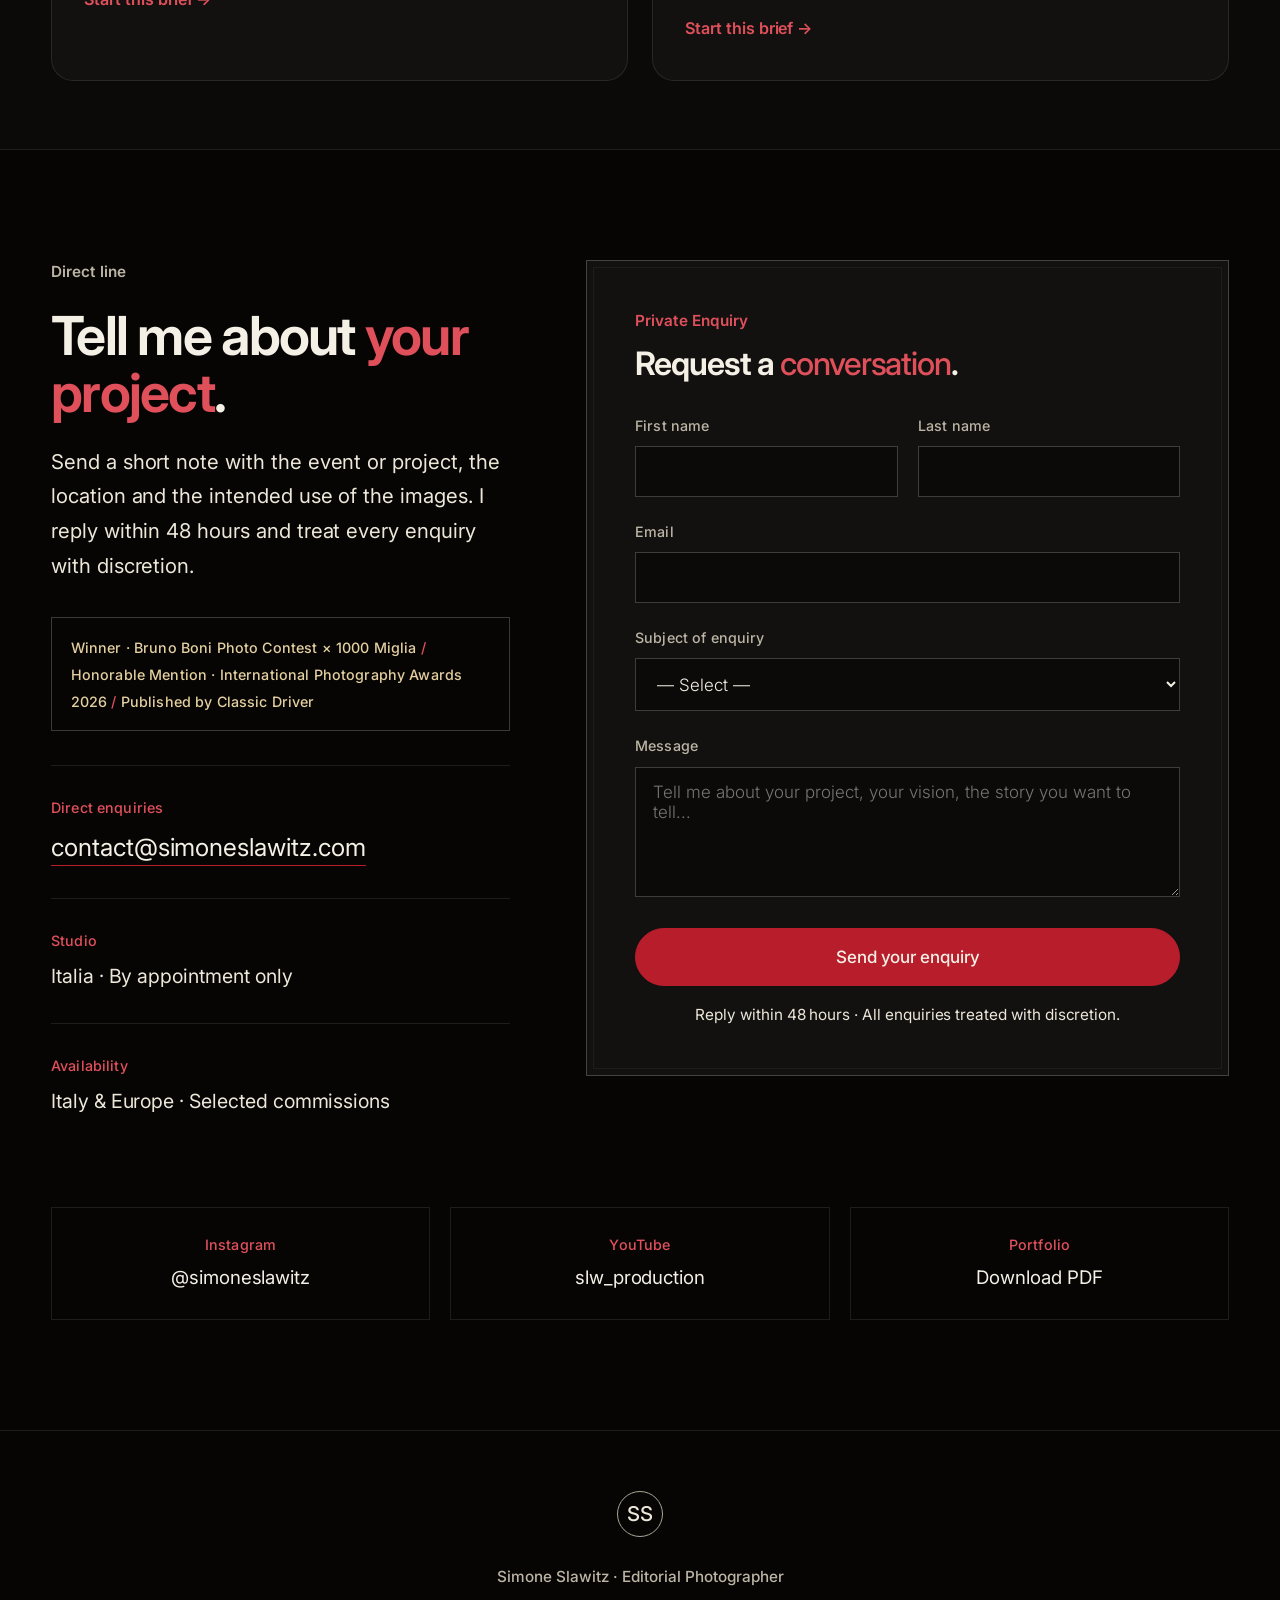
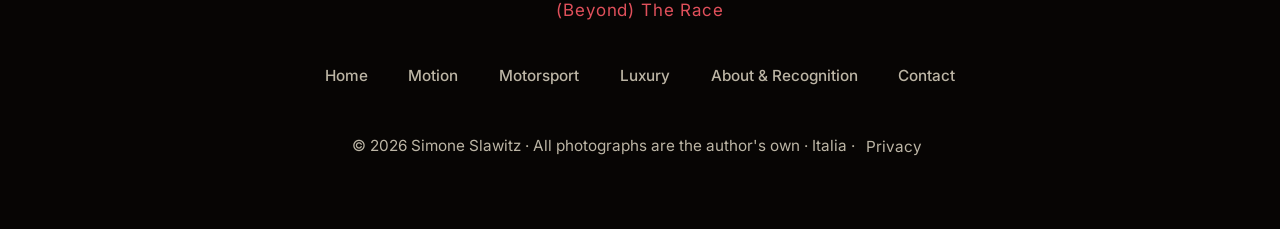
<file: contact.html>
<!DOCTYPE html>
<html lang="en">
<head>
<meta charset="utf-8"/>
<meta content="width=device-width, initial-scale=1.0" name="viewport"/>
<title>Contact — Book Simone Slawitz for Events, Brands &amp; Editorial Commissions</title>
<meta name="description" content="Contact Simone Slawitz for motorsport and luxury event photography, brand commissions and editorial collaborations in Italy and Europe. Reply within 48 hours."/>
<meta name="author" content="Simone Slawitz"/>
<meta name="robots" content="index, follow"/>
<link rel="canonical" href="https://simoneslawitz.com/contact.html"/>
<meta property="og:title" content="Contact — Simone Slawitz"/>
<meta property="og:description" content="Book Simone Slawitz for events, brands and editorial commissions across Italy and Europe."/>
<meta property="og:type" content="website"/>
<meta property="og:url" content="https://simoneslawitz.com/contact.html"/>
<meta property="og:image" content="https://simoneslawitz.com/hero.jpg"/>
<script type="application/ld+json">
{
  "@context": "https://schema.org",
  "@graph": [
    {
      "@type": "WebPage",
      "@id": "https://simoneslawitz.com/contact.html#webpage",
      "url": "https://simoneslawitz.com/contact.html",
      "name": "Contact — Book Simone Slawitz for Events, Brands & Editorial Commissions",
      "description": "Contact Simone Slawitz for motorsport and luxury event photography, brand commissions and editorial collaborations in Italy and Europe. Reply within 48 hours.",
      "isPartOf": {
        "@id": "https://simoneslawitz.com/#website"
      },
      "about": {
        "@id": "https://simoneslawitz.com/#person"
      },
      "inLanguage": "en"
    },
    {
      "@type": "BreadcrumbList",
      "@id": "https://simoneslawitz.com/contact.html#breadcrumb",
      "itemListElement": [
        {
          "@type": "ListItem",
          "position": 1,
          "name": "Home",
          "item": "https://simoneslawitz.com/"
        },
        {
          "@type": "ListItem",
          "position": 2,
          "name": "Contact"
        }
      ]
    }
  ]
}
</script>
<link href="https://fonts.googleapis.com" rel="preconnect"/>
<link crossorigin="" href="https://fonts.gstatic.com" rel="preconnect"/>
<link href="https://fonts.googleapis.com/css2?family=Inter:wght@400;500;600;700&amp;display=swap" rel="stylesheet"/>
<link rel="stylesheet" href="style.css?v=b53ac82a"/>
<link rel="icon" href="favicon.ico" sizes="any"/>
<link rel="icon" href="favicon-32.png" type="image/png" sizes="32x32"/>
<link rel="icon" href="favicon-16.png" type="image/png" sizes="16x16"/>
<link rel="apple-touch-icon" href="apple-touch-icon.png"/>
<script>
    !function(t,e){var o,n,p,r;e.__SV||(window.posthog=e,e._i=[],e.init=function(i,s,a){function g(t,e){var o=e.split(".");2==o.length&&(t=t[o[0]],e=o[1]),t[e]=function(){t.push([e].concat(Array.prototype.slice.call(arguments,0)))}}(p=t.createElement("script")).type="text/javascript",p.crossOrigin="anonymous",p.async=!0,p.src=s.api_host.replace(".i.posthog.com","-assets.i.posthog.com")+"/static/array.js",(r=t.getElementsByTagName("script")[0]).parentNode.insertBefore(p,r);var u=e;for(void 0!==a?u=e[a]=[]:a="posthog",u.people=u.people||[],Object.defineProperty(u,"toString",{configurable:!0,enumerable:!0,writable:!0,value:function(t){var e="posthog";return"posthog"!==a&&(e+="."+a),t||(e+=" (stub)"),e}}),Object.defineProperty(u.people,"toString",{configurable:!0,enumerable:!0,writable:!0,value:function(){return u.toString(1)+".people (stub)"}}),o="init capture register register_once register_for_session unregister unregister_for_session getFeatureFlag getFeatureFlagResult isFeatureEnabled reloadFeatureFlags updateEarlyAccessFeatureEnrollment getEarlyAccessFeatures on onFeatureFlags onSessionId getSurveys getActiveMatchingSurveys renderSurvey canRenderSurvey getNextSurveyStep identify setPersonProperties group resetGroups setPersonPropertiesForFlags resetPersonPropertiesForFlags setGroupPropertiesForFlags resetGroupPropertiesForFlags reset get_distinct_id getGroups get_session_id get_session_replay_url alias set_config startSessionRecording stopSessionRecording sessionRecordingStarted captureException loadToolbar get_property getSessionProperty createPersonProfile opt_in_capturing opt_out_capturing has_opted_in_capturing has_opted_out_capturing clear_opt_in_out_capturing debug".split(" "),n=0;n<o.length;n++)g(u,o[n]);e._i.push([i,s,a])},e.__SV=1)}(document,window.posthog||[]);
    posthog.init('phc_Cyk9bUE5jib328vtY2F2wsrNcvmgRVMdYw8PGZwSZtoG', {
        api_host: 'https://eu.i.posthog.com',
        defaults: '2026-08-30',
        cookieless_mode: 'always',
    })
</script>
</head>
<body>
<div id="scrollProgress"></div>

<nav id="mainNav">
  <a class="brand" href="index.html">
    <div class="monogram">SS</div>
    <div class="brand-name">
      Simone Slawitz
      <small>(Beyond) The Race</small>
    </div>
  </a>
  <div aria-label="Language selector" class="lang-switch"><button data-lang-btn="en" type="button">EN</button><button data-lang-btn="it" type="button">IT</button></div>
  <button class="nav-toggle" aria-label="Toggle menu" aria-expanded="false">☰</button>
  <div class="nav-links">
    <a href="index.html">Home</a>
    <a href="motion.html" data-en="Motion" data-it="Motion">Motion</a>
    <a href="motorsport.html">Motorsport</a>
    <a href="luxury.html">Luxury</a>
    <a href="about.html" data-en="About &amp; Recognition" data-it="Chi sono &amp; Riconoscimenti">About &amp; Recognition</a>
    <a class="nav-cta active" href="contact.html" data-en="Contact" data-it="Contatti">Contact</a>
  </div>
</nav>

<!-- ========== PAGE HEAD ========== -->
<header class="page-head">
  <div class="kicker" data-en="Get in touch" data-it="Contatti">Get in touch</div>
  <h1 data-en="Let's create something <em>timeless</em>." data-it="Creiamo qualcosa di <em>timeless</em>.">Let's create something <em>timeless</em>.</h1>
  <p class="lead" data-en="For editorial collaborations, brand commissions and sporting events. Every story begins with a conversation." data-it="Per collaborazioni editoriali, brand commissions ed eventi sportivi. Ogni storia comincia con una conversazione.">For editorial collaborations, brand commissions and sporting events. Every story begins with a conversation.</p>
</header>

<!-- ========== SERVICES ========== -->
<section style="padding-bottom:4rem">
  <div class="section-header reveal" style="margin-bottom:2.8rem">
    <div class="kicker" data-en="What I can do for you" data-it="Cosa posso fare per te">What I can do for you</div>
  </div>
  <div class="services-grid grid-2">
    <article class="service-card reveal" data-topic="portrait" tabindex="0" role="link">
      <div class="service-kicker" data-en="Portraits" data-it="Ritratti">Portraits</div>
      <h3 data-en="Drivers &amp; <em>owners</em>" data-it="Piloti &amp; <em>proprietari</em>">Drivers &amp; <em>owners</em></h3>
      <p data-en="A private portrait commission during your race weekend or concours: the eyes behind the visor, the garage, the car on track. Your weekend told as a story, not a set of track shots." data-it="Una commissione privata di ritratto durante il tuo weekend di gara o concorso: gli occhi dietro la visiera, il box, l'auto in pista. Il tuo weekend raccontato come una storia, non come una serie di foto in pista.">A private portrait commission during your race weekend or concours: the eyes behind the visor, the garage, the car on track. Your weekend told as a story, not a set of track shots.</p>
      <ul class="service-list">
        <li data-en="Helmet portraits" data-it="Ritratti nel casco">Helmet portraits</li>
        <li data-en="Garage &amp; pit lane" data-it="Box &amp; pit lane">Garage &amp; pit lane</li>
        <li data-en="Car &amp; owner portraits" data-it="Ritratti di auto &amp; proprietario">Car &amp; owner portraits</li>
      </ul>
    <span class="service-cta" data-en="Start this brief →" data-it="Inizia questo brief →">Start this brief →</span>
    </article>
    <article class="service-card reveal" data-topic="editorial" tabindex="0" role="link">
      <div class="service-kicker" data-en="Editorial" data-it="Editoriale">Editorial</div>
      <h3 data-en="Stories for <em>magazines</em>" data-it="Storie per le <em>riviste</em>">Stories for <em>magazines</em></h3>
      <p data-en="Visual essays, reportage and event stories shaped for editorial use, from opening atmosphere to decisive moments and closing details." data-it="Visual essay, reportage e racconti da evento pensati per l'uso editoriale, dall'atmosfera iniziale ai momenti decisivi fino ai dettagli finali.">Visual essays, reportage and event stories shaped for editorial use, from opening atmosphere to decisive moments and closing details.</p>
      <ul class="service-list">
        <li data-en="Reportage" data-it="Reportage">Reportage</li>
        <li data-en="Photo essays" data-it="Photo essay">Photo essays</li>
        <li data-en="Editorial features" data-it="Feature editoriali">Editorial features</li>
      </ul>
    <span class="service-cta" data-en="Start this brief →" data-it="Inizia questo brief →">Start this brief →</span>
    </article>
    <article class="service-card reveal" data-topic="brand" tabindex="0" role="link">
      <div class="service-kicker">Heritage</div>
      <h3 data-en="Images for <em>brands</em>" data-it="Immagini per i <em>brand</em>">Images for <em>brands</em></h3>
      <p data-en="Photography for automotive, luxury and heritage projects that need atmosphere, restraint and a sense of cultural continuity." data-it="Fotografia per progetti automotive, luxury ed heritage che richiedono atmosfera, misura e un senso di continuità culturale.">Photography for automotive, luxury and heritage projects that need atmosphere, restraint and a sense of cultural continuity.</p>
      <ul class="service-list">
        <li data-en="Brand storytelling" data-it="Brand storytelling">Brand storytelling</li>
        <li data-en="Heritage campaigns" data-it="Campagne heritage">Heritage campaigns</li>
        <li data-en="Visual identity" data-it="Identità visiva">Visual identity</li>
      </ul>
    <span class="service-cta" data-en="Start this brief →" data-it="Inizia questo brief →">Start this brief →</span>
    </article>
    <article class="service-card reveal" data-topic="event" tabindex="0" role="link">
      <div class="service-kicker" data-en="Events" data-it="Eventi">Events</div>
      <h3 data-en="Coverage beyond <em>documentation</em>" data-it="Copertura oltre la <em>documentazione</em>">Coverage beyond <em>documentation</em></h3>
      <p data-en="Event coverage designed not only to document what happened, but to build a refined visual archive for press, sponsors and digital communication." data-it="Copertura eventi pensata non solo per documentare cosa è successo, ma per costruire un archivio visivo raffinato per stampa, sponsor e comunicazione digitale.">Event coverage designed not only to document what happened, but to build a refined visual archive for press, sponsors and digital communication.</p>
      <ul class="service-list">
        <li data-en="Motorsport &amp; private events" data-it="Eventi motorsport &amp; privati">Motorsport &amp; private events</li>
        <li data-en="Press assets" data-it="Materiali stampa">Press assets</li>
        <li data-en="Photo + video deliverables" data-it="Consegne foto + video">Photo + video deliverables</li>
      </ul>
    <span class="service-cta" data-en="Start this brief →" data-it="Inizia questo brief →">Start this brief →</span>
    </article>
  </div>
</section>

<!-- ========== CONTACT ========== -->
<section id="enquiry" style="background:var(--bg-deep);border-top:1px solid var(--line)">
  <div class="contact-grid">
    <div class="contact-left reveal">
      <div class="kicker" data-en="Direct line" data-it="Contatto diretto">Direct line</div>
      <h2 data-en="Tell me about <em>your project</em>." data-it="Raccontami <em>il tuo progetto</em>.">Tell me about <em>your project</em>.</h2>
      <p class="intro" data-en="Send a short note with the event or project, the location and the intended use of the images. I reply within 48 hours and treat every enquiry with discretion." data-it="Invia una breve nota con l'evento o il progetto, il luogo e l'utilizzo previsto delle immagini. Rispondo entro 48 ore e tratto ogni richiesta con discrezione.">Send a short note with the event or project, the location and the intended use of the images. I reply within 48 hours and treat every enquiry with discretion.</p>
      <div class="trust-line" data-en="Winner · Bruno Boni Photo Contest × 1000 Miglia <span>/</span> Honorable Mention · International Photography Awards 2026 <span>/</span> Published by Classic Driver" data-it="Vincitore · Bruno Boni Photo Contest × 1000 Miglia <span>/</span> Menzione d'Onore · International Photography Awards 2026 <span>/</span> Pubblicato da Classic Driver">Winner · Bruno Boni Photo Contest × 1000 Miglia <span>/</span> Honorable Mention · International Photography Awards 2026 <span>/</span> Published by Classic Driver</div>
      <div class="contact-direct">
        <div class="lbl" data-en="Direct enquiries" data-it="Richieste dirette">Direct enquiries</div>
        <a href="mailto:contact@simoneslawitz.com">contact@simoneslawitz.com</a>
      </div>
      <div class="contact-direct">
        <div class="lbl">Studio</div>
        <span class="val" data-en="Italia · By appointment only" data-it="Italia · Solo su appuntamento">Italia · By appointment only</span>
      </div>
      <div class="contact-direct">
        <div class="lbl" data-en="Availability" data-it="Disponibilità">Availability</div>
        <span class="val" data-en="Italy &amp; Europe · Selected commissions" data-it="Italia ed Europa · Commissioni selezionate">Italy &amp; Europe · Selected commissions</span>
      </div>
    </div>
    <form class="contact-form reveal" action="https://formspree.io/f/mdabbvlj" method="POST">
      <input type="hidden" name="_subject" value="New portfolio enquiry from simoneslawitz.com"/>
      <div class="form-eyebrow" data-en="Private Enquiry" data-it="Richiesta Riservata">Private Enquiry</div>
      <h3 class="form-title" data-en="Request a <em>conversation</em>." data-it="Richiedi una <em>conversazione</em>.">Request a <em>conversation</em>.</h3>
      <div class="form-row split">
        <div>
          <label for="fname" data-en="First name" data-it="Nome">First name</label>
          <input id="fname" name="fname" required type="text"/>
        </div>
        <div>
          <label for="lname" data-en="Last name" data-it="Cognome">Last name</label>
          <input id="lname" name="lname" required type="text"/>
        </div>
      </div>
      <div class="form-row">
        <label for="email">Email</label>
        <input id="email" name="email" required type="email"/>
      </div>
      <div class="form-row">
        <label for="subject" data-en="Subject of enquiry" data-it="Oggetto della richiesta">Subject of enquiry</label>
        <select id="subject" name="subject" required>
          <option value="" data-en="— Select —" data-it="— Seleziona —">— Select —</option>
          <option data-topic="portrait" data-en="Driver / owner portrait" data-it="Ritratto pilota / proprietario">Driver / owner portrait</option>
          <option data-topic="event" data-en="Event coverage" data-it="Copertura evento">Event coverage</option>
          <option data-topic="brand" data-en="Brand commission" data-it="Commissione brand">Brand commission</option>
          <option data-topic="editorial" data-en="Editorial collaboration" data-it="Collaborazione editoriale">Editorial collaboration</option>
          <option data-topic="motion" data-en="Motion / video project" data-it="Progetto video / motion">Motion / video project</option>
          <option data-topic="press" data-en="Press &amp; interview" data-it="Press &amp; interviste">Press &amp; interview</option>
          <option data-topic="other" data-en="Other" data-it="Altro">Other</option>
        </select>
      </div>
      <div class="form-row">
        <label for="message" data-en="Message" data-it="Messaggio">Message</label>
        <textarea id="message" name="message" required data-en-placeholder="Tell me about your project, your vision, the story you want to tell..." data-it-placeholder="Raccontami il tuo progetto, la tua visione, la storia che vuoi raccontare..." placeholder="Tell me about your project, your vision, the story you want to tell..."></textarea>
      </div>
      <button class="form-submit" type="submit" data-en="Send your enquiry" data-it="Invia la richiesta">Send your enquiry</button>
      <p class="form-disclaimer" data-en="Reply within 48 hours · All enquiries treated with discretion." data-it="Risposta entro 48 ore · Ogni richiesta trattata con discrezione.">Reply within 48 hours · All enquiries treated with discretion.</p>
    </form>
  </div>
  <div class="socials-strip">
    <a class="social-item reveal" href="https://instagram.com/simoneslawitz" rel="noopener" target="_blank">
      <span class="social-platform">Instagram</span>
      <span class="social-handle">@simoneslawitz</span>
    </a>
    <a class="social-item reveal" href="https://youtube.com/@slw_production" rel="noopener" target="_blank">
      <span class="social-platform">YouTube</span>
      <span class="social-handle">slw_production</span>
    </a>
    <a class="social-item reveal" href="https://drive.google.com/file/d/13e_OtZH3OI1C-xPNRetkKKj10NNhlQ5V/view?usp=share_link" rel="noopener" target="_blank">
      <span class="social-platform">Portfolio</span>
      <span class="social-handle" data-en="Download PDF" data-it="Scarica il PDF">Download PDF</span>
    </a>
  </div>
</section>

<!-- ========== FOOTER ========== -->
<footer>
  <div class="colophon-mark">SS</div>
  <div class="colophon-text">
    Simone Slawitz · <span data-en="Editorial Photographer" data-it="Fotografo Editoriale">Editorial Photographer</span>
    <em>(Beyond) The Race</em>
  </div>
  <div class="footer-nav">
    <a href="index.html">Home</a>
    <a href="motion.html" data-en="Motion" data-it="Motion">Motion</a>
    <a href="motorsport.html">Motorsport</a>
    <a href="luxury.html">Luxury</a>
    <a href="about.html" data-en="About &amp; Recognition" data-it="Chi sono &amp; Riconoscimenti">About &amp; Recognition</a>
    <a href="contact.html" data-en="Contact" data-it="Contatti">Contact</a>
  </div>
  <div class="colophon-fineprint">
    © 2026 Simone Slawitz · <span data-en="All photographs are the author's own" data-it="Tutte le fotografie sono dell'autore">All photographs are the author's own</span> · Italia · <a href="privacy.html">Privacy</a>
  </div>
</footer>

<script src="site.js?v=66c65bfa"></script>
<script>
/* translate the textarea placeholder alongside the language toggle */
(function(){
  var ta = document.getElementById('message');
  if(!ta) return;
  var original = window.setSiteLanguage;
  window.setSiteLanguage = function(lang){
    original(lang);
    var ph = ta.getAttribute('data-' + lang + '-placeholder');
    if(ph) ta.placeholder = ph;
  };
  var saved = null;
  try{ saved = localStorage.getItem('siteLanguage'); }catch(e){}
  if(saved === 'it' || ((navigator.language||'en').toLowerCase().indexOf('it')===0 && saved !== 'en')){
    var ph = ta.getAttribute('data-it-placeholder');
    if(ph) ta.placeholder = ph;
  }
})();
</script>
</body>
</html>
</file>
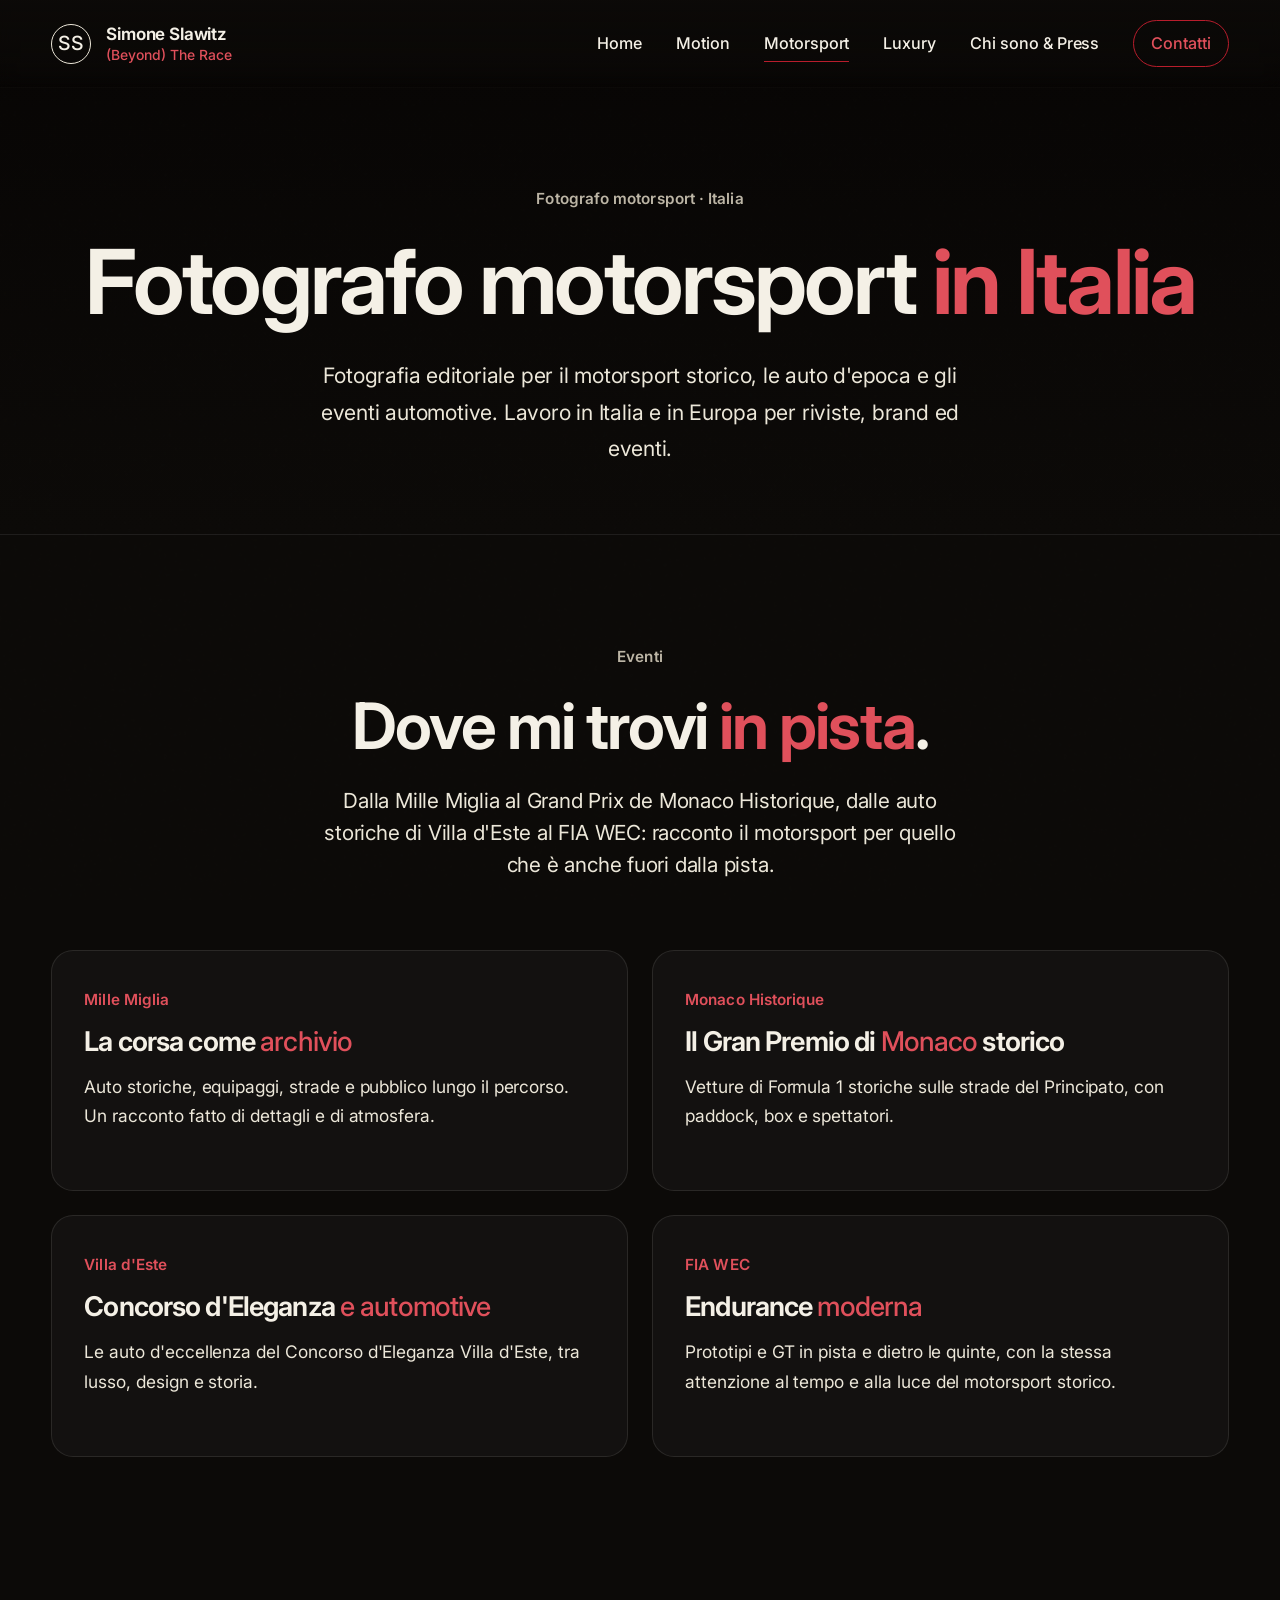
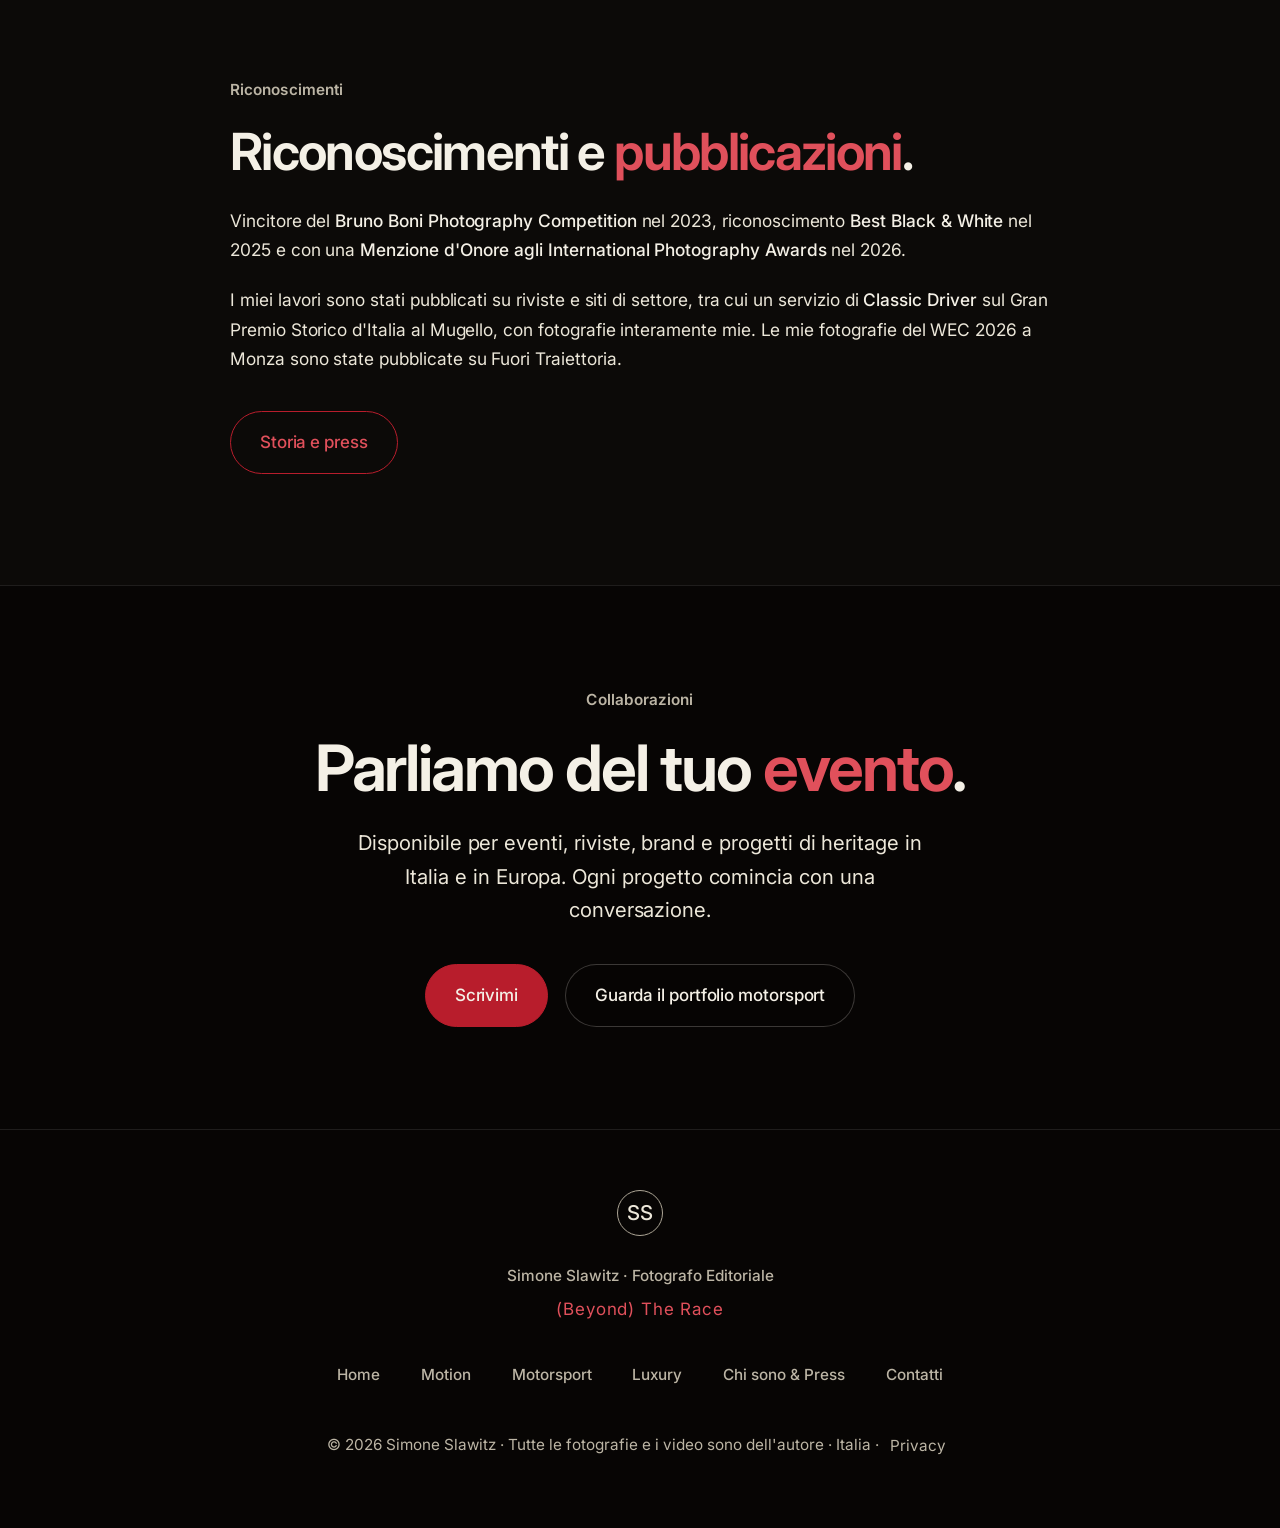
<file: fotografo-motorsport-italia.html>
<!DOCTYPE html>
<html lang="it" data-static-lang>
<head>
<meta charset="utf-8"/>
<meta content="width=device-width, initial-scale=1.0" name="viewport"/>
<title>Fotografo Motorsport in Italia — Storico, Mille Miglia, Monaco | Simone Slawitz</title>
<meta name="description" content="Fotografo motorsport in Italia: Mille Miglia, Monaco Historique, Villa d'Este, WEC e auto storiche. Fotografia editoriale e video per eventi, brand e stampa."/>
<meta name="author" content="Simone Slawitz"/>
<meta name="robots" content="index, follow, max-image-preview:large"/>
<link rel="canonical" href="https://simoneslawitz.com/fotografo-motorsport-italia.html"/>
<meta property="og:title" content="Fotografo Motorsport in Italia — Simone Slawitz"/>
<meta property="og:description" content="Fotografia editoriale del motorsport storico e delle auto d'epoca in Italia: Mille Miglia, Monaco Historique, Villa d'Este e WEC."/>
<meta property="og:type" content="website"/>
<meta property="og:url" content="https://simoneslawitz.com/fotografo-motorsport-italia.html"/>
<meta property="og:image" content="https://simoneslawitz.com/home-motorsport.jpg"/>
<meta name="twitter:card" content="summary_large_image"/>
<meta name="twitter:title" content="Fotografo Motorsport in Italia — Simone Slawitz"/>
<meta name="twitter:description" content="Fotografia editoriale del motorsport storico e delle auto d'epoca in Italia."/>
<meta name="twitter:image" content="https://simoneslawitz.com/home-motorsport.jpg"/>
<script type="application/ld+json">
{
  "@context": "https://schema.org",
  "@graph": [
    {
      "@type": "WebPage",
      "@id": "https://simoneslawitz.com/fotografo-motorsport-italia.html#webpage",
      "url": "https://simoneslawitz.com/fotografo-motorsport-italia.html",
      "name": "Fotografo Motorsport in Italia — Storico, Mille Miglia, Monaco | Simone Slawitz",
      "description": "Fotografo motorsport in Italia: Mille Miglia, Monaco Historique, Villa d'Este, WEC e auto storiche.",
      "inLanguage": "it",
      "isPartOf": {"@id": "https://simoneslawitz.com/#website"},
      "about": {"@id": "https://simoneslawitz.com/#person"}
    },
    {
      "@type": "BreadcrumbList",
      "@id": "https://simoneslawitz.com/fotografo-motorsport-italia.html#breadcrumb",
      "itemListElement": [
        {"@type": "ListItem", "position": 1, "name": "Home", "item": "https://simoneslawitz.com/"},
        {"@type": "ListItem", "position": 2, "name": "Fotografo Motorsport in Italia"}
      ]
    }
  ]
}
</script>
<link href="https://fonts.googleapis.com" rel="preconnect"/>
<link crossorigin="" href="https://fonts.gstatic.com" rel="preconnect"/>
<link href="https://fonts.googleapis.com/css2?family=Inter:wght@400;500;600;700&amp;display=swap" rel="stylesheet"/>
<link rel="stylesheet" href="style.css?v=b53ac82a"/>
<link rel="icon" href="favicon.ico" sizes="any"/>
<link rel="icon" href="favicon-32.png" type="image/png" sizes="32x32"/>
<link rel="icon" href="favicon-16.png" type="image/png" sizes="16x16"/>
<link rel="apple-touch-icon" href="apple-touch-icon.png"/>
<script>
    !function(t,e){var o,n,p,r;e.__SV||(window.posthog=e,e._i=[],e.init=function(i,s,a){function g(t,e){var o=e.split(".");2==o.length&&(t=t[o[0]],e=o[1]),t[e]=function(){t.push([e].concat(Array.prototype.slice.call(arguments,0)))}}(p=t.createElement("script")).type="text/javascript",p.crossOrigin="anonymous",p.async=!0,p.src=s.api_host.replace(".i.posthog.com","-assets.i.posthog.com")+"/static/array.js",(r=t.getElementsByTagName("script")[0]).parentNode.insertBefore(p,r);var u=e;for(void 0!==a?u=e[a]=[]:a="posthog",u.people=u.people||[],Object.defineProperty(u,"toString",{configurable:!0,enumerable:!0,writable:!0,value:function(t){var e="posthog";return"posthog"!==a&&(e+="."+a),t||(e+=" (stub)"),e}}),Object.defineProperty(u.people,"toString",{configurable:!0,enumerable:!0,writable:!0,value:function(){return u.toString(1)+".people (stub)"}}),o="init capture register register_once register_for_session unregister unregister_for_session getFeatureFlag getFeatureFlagResult isFeatureEnabled reloadFeatureFlags updateEarlyAccessFeatureEnrollment getEarlyAccessFeatures on onFeatureFlags onSessionId getSurveys getActiveMatchingSurveys renderSurvey canRenderSurvey getNextSurveyStep identify setPersonProperties group resetGroups setPersonPropertiesForFlags resetPersonPropertiesForFlags setGroupPropertiesForFlags resetGroupPropertiesForFlags reset get_distinct_id getGroups get_session_id get_session_replay_url alias set_config startSessionRecording stopSessionRecording sessionRecordingStarted captureException loadToolbar get_property getSessionProperty createPersonProfile opt_in_capturing opt_out_capturing has_opted_in_capturing has_opted_out_capturing clear_opt_in_out_capturing debug".split(" "),n=0;n<o.length;n++)g(u,o[n]);e._i.push([i,s,a])},e.__SV=1)}(document,window.posthog||[]);
    posthog.init('phc_Cyk9bUE5jib328vtY2F2wsrNcvmgRVMdYw8PGZwSZtoG', {
        api_host: 'https://eu.i.posthog.com',
        defaults: '2026-08-30',
        cookieless_mode: 'always',
    })
</script>
</head>
<body>
<div id="scrollProgress"></div>

<nav id="mainNav">
  <a class="brand" href="index.html">
    <div class="monogram">SS</div>
    <div class="brand-name">
      Simone Slawitz
      <small>(Beyond) The Race</small>
    </div>
  </a>
  <div aria-label="Language selector" class="lang-switch"><button data-lang-btn="en" type="button">EN</button><button data-lang-btn="it" type="button">IT</button></div>
  <button class="nav-toggle" aria-label="Toggle menu" aria-expanded="false">☰</button>
  <div class="nav-links">
    <a href="index.html">Home</a>
    <a href="motion.html">Motion</a>
    <a class="active" href="motorsport.html">Motorsport</a>
    <a href="luxury.html">Luxury</a>
    <a href="about.html">Chi sono &amp; Press</a>
    <a class="nav-cta" href="contact.html">Contatti</a>
  </div>
</nav>

<header class="page-head">
  <div class="kicker">Fotografo motorsport · Italia</div>
  <h1>Fotografo motorsport <em>in Italia</em></h1>
  <p class="lead">Fotografia editoriale per il motorsport storico, le auto d'epoca e gli eventi automotive. Lavoro in Italia e in Europa per riviste, brand ed eventi.</p>
</header>

<section>
  <div class="section-header reveal">
    <div class="kicker">Eventi</div>
    <h2 class="section-title">Dove mi trovi <em>in pista</em>.</h2>
    <p class="section-desc">Dalla Mille Miglia al Grand Prix de Monaco Historique, dalle auto storiche di Villa d'Este al FIA WEC: racconto il motorsport per quello che è anche fuori dalla pista.</p>
  </div>
  <div class="services-grid grid-2">
    <article class="service-card reveal">
      <div class="service-kicker">Mille Miglia</div>
      <h3>La corsa come <em>archivio</em></h3>
      <p>Auto storiche, equipaggi, strade e pubblico lungo il percorso. Un racconto fatto di dettagli e di atmosfera.</p>
    </article>
    <article class="service-card reveal">
      <div class="service-kicker">Monaco Historique</div>
      <h3>Il Gran Premio di <em>Monaco</em> storico</h3>
      <p>Vetture di Formula 1 storiche sulle strade del Principato, con paddock, box e spettatori.</p>
    </article>
    <article class="service-card reveal">
      <div class="service-kicker">Villa d'Este</div>
      <h3>Concorso d'Eleganza <em>e automotive</em></h3>
      <p>Le auto d'eccellenza del Concorso d'Eleganza Villa d'Este, tra lusso, design e storia.</p>
    </article>
    <article class="service-card reveal">
      <div class="service-kicker">FIA WEC</div>
      <h3>Endurance <em>moderna</em></h3>
      <p>Prototipi e GT in pista e dietro le quinte, con la stessa attenzione al tempo e alla luce del motorsport storico.</p>
    </article>
  </div>
</section>

<section>
  <div class="split" style="grid-template-columns:1fr;max-width:820px">
    <div class="split-text">
      <div class="kicker reveal">Riconoscimenti</div>
      <h2 class="reveal">Riconoscimenti e <em>pubblicazioni</em>.</h2>
      <p class="reveal">Vincitore del <strong>Bruno Boni Photography Competition</strong> nel 2023, riconoscimento <strong>Best Black &amp; White</strong> nel 2025 e con una <strong>Menzione d'Onore agli International Photography Awards</strong> nel 2026.</p>
      <p class="reveal">I miei lavori sono stati pubblicati su riviste e siti di settore, tra cui un servizio di <strong>Classic Driver</strong> sul Gran Premio Storico d'Italia al Mugello, con fotografie interamente mie. Le mie fotografie del WEC 2026 a Monza sono state pubblicate su Fuori Traiettoria.</p>
      <a class="btn outline-red reveal" href="about.html">Storia e press</a>
    </div>
  </div>
</section>

<section class="cta-band">
  <div class="kicker reveal">Collaborazioni</div>
  <h2 class="reveal">Parliamo del tuo <em>evento</em>.</h2>
  <p class="reveal">Disponibile per eventi, riviste, brand e progetti di heritage in Italia e in Europa. Ogni progetto comincia con una conversazione.</p>
  <div class="btn-row reveal">
    <a class="btn" href="contact.html">Scrivimi</a>
    <a class="btn ghost" href="motorsport.html">Guarda il portfolio motorsport</a>
  </div>
</section>

<footer>
  <div class="colophon-mark">SS</div>
  <div class="colophon-text">
    Simone Slawitz · Fotografo Editoriale <em>(Beyond) The Race</em>
  </div>
  <div class="footer-nav">
    <a href="index.html">Home</a>
    <a href="motion.html">Motion</a>
    <a href="motorsport.html">Motorsport</a>
    <a href="luxury.html">Luxury</a>
    <a href="about.html">Chi sono &amp; Press</a>
    <a href="contact.html">Contatti</a>
  </div>
  <div class="colophon-fineprint">
    © 2026 Simone Slawitz · Tutte le fotografie e i video sono dell'autore · Italia · <a href="privacy.html">Privacy</a>
  </div>
</footer>

<script src="site.js?v=66c65bfa"></script>
</body>
</html>
</file>
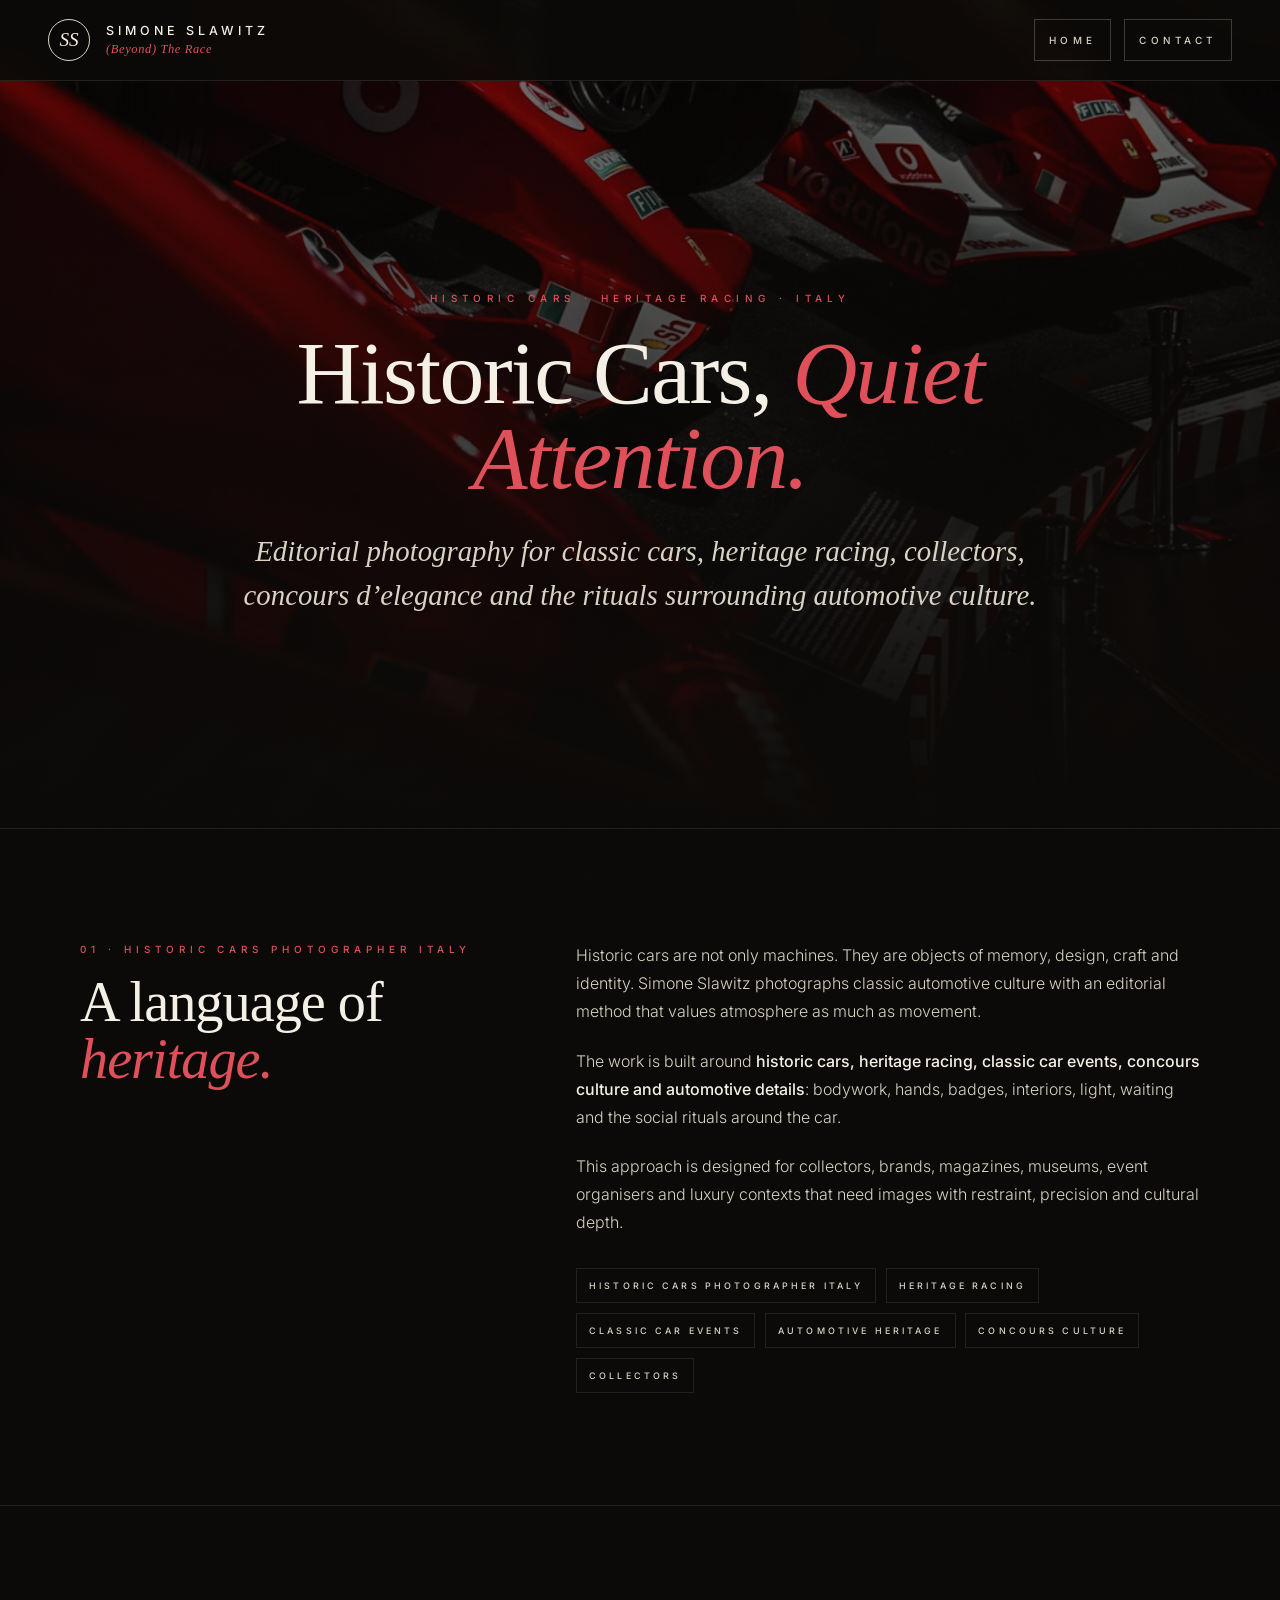
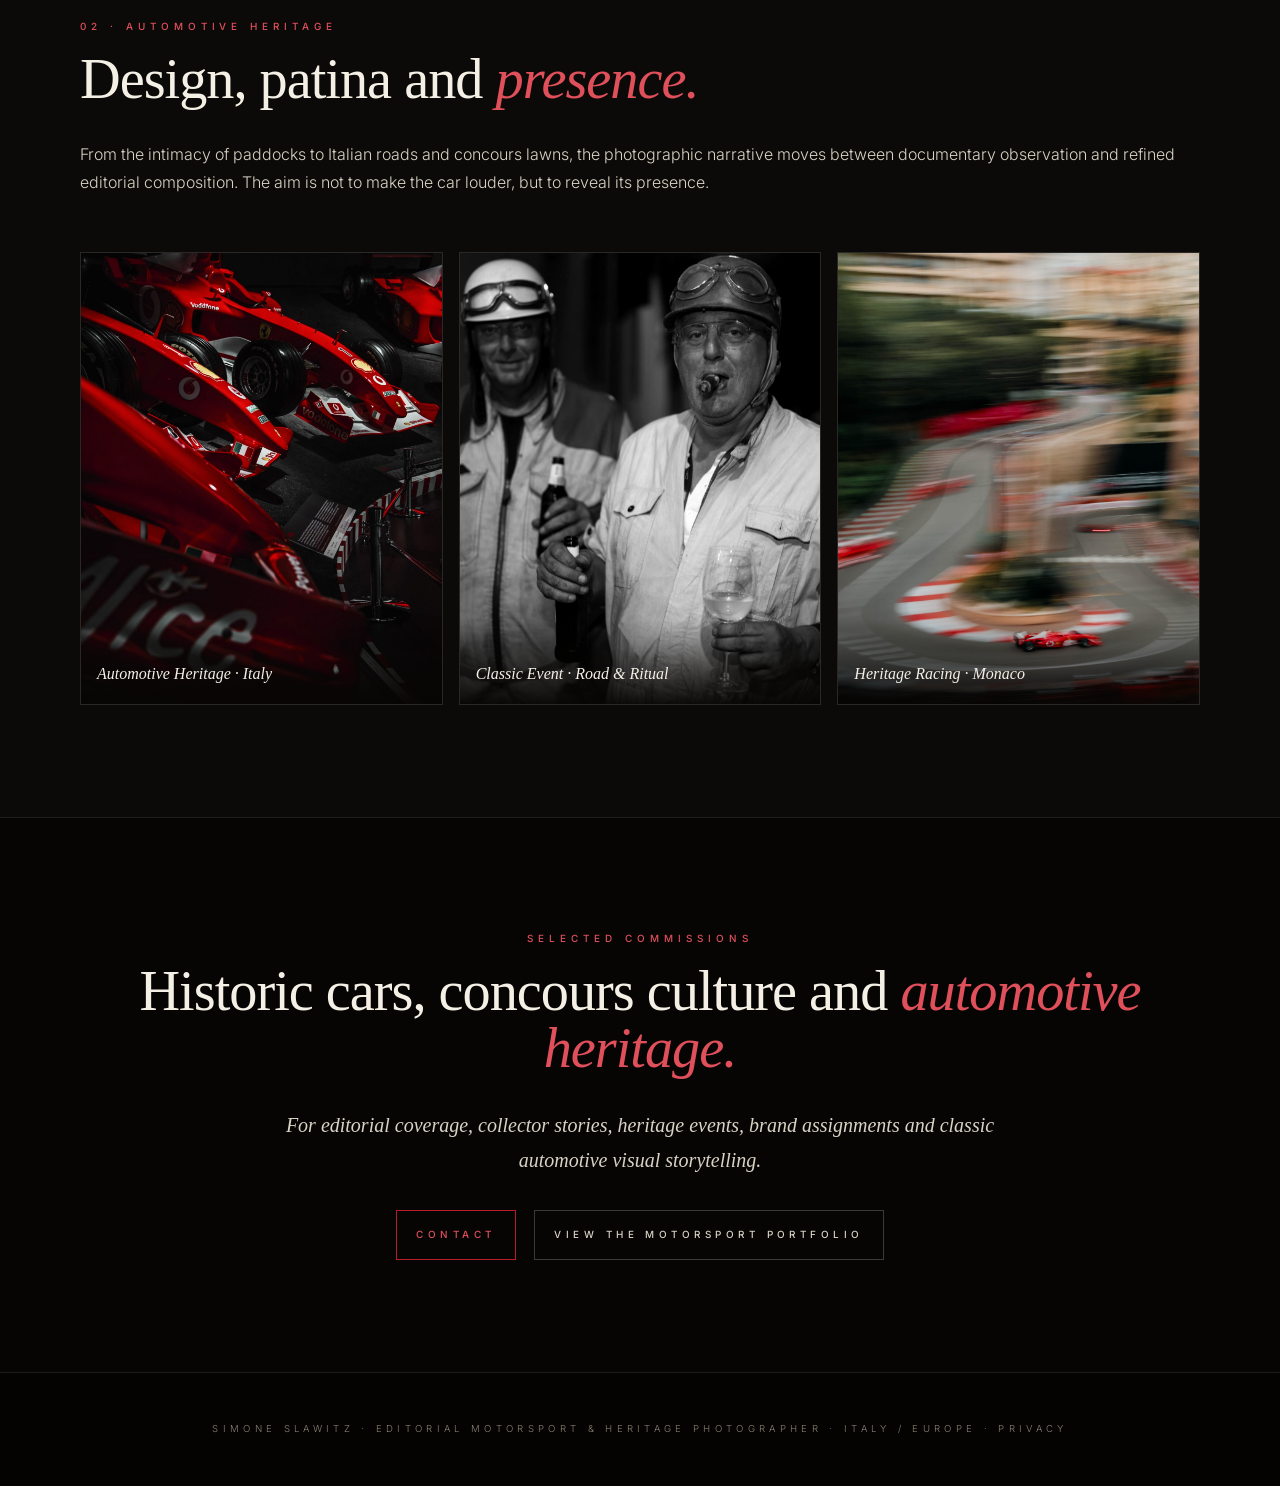
<file: historic-cars-heritage-racing-photography.html>
<!DOCTYPE html>
<html lang="en">
<head>
<meta charset="utf-8"/>
<meta name="viewport" content="width=device-width, initial-scale=1.0"/>
<title>Historic Cars &amp; Heritage Racing Photographer in Italy — Simone Slawitz</title>
<meta name="description" content="Historic cars and heritage racing photography in Italy by Simone Slawitz. Editorial reportage for classic car events, automotive culture, collectors, concours and luxury heritage brands."/>
<meta name="robots" content="index, follow, max-image-preview:large"/>
<link rel="canonical" href="https://simoneslawitz.com/historic-cars-heritage-racing-photography.html"/>
<meta property="og:title" content="Historic Cars &amp; Heritage Racing Photographer in Italy — Simone Slawitz"/>
<meta property="og:description" content="Historic cars and heritage racing photography in Italy by Simone Slawitz. Editorial reportage for classic car events, automotive culture, collectors, concours and luxury heritage brands."/>
<meta property="og:type" content="article"/>
<meta property="og:url" content="https://simoneslawitz.com/historic-cars-heritage-racing-photography.html"/>
<meta property="og:image" content="https://simoneslawitz.com/heritage.jpg"/>
<meta name="twitter:card" content="summary_large_image"/>
<meta name="twitter:title" content="Historic Cars &amp; Heritage Racing Photographer in Italy — Simone Slawitz"/>
<meta name="twitter:description" content="Historic cars and heritage racing photography in Italy by Simone Slawitz. Editorial reportage for classic car events, automotive culture, collectors, concours and luxury heritage brands."/>
<meta name="twitter:image" content="https://simoneslawitz.com/heritage.jpg"/>
<script type="application/ld+json">
{
  "@context": "https://schema.org",
  "@type": "WebPage",
  "@id": "https://simoneslawitz.com/historic-cars-heritage-racing-photography.html#webpage",
  "url": "https://simoneslawitz.com/historic-cars-heritage-racing-photography.html",
  "name": "Historic Cars & Heritage Racing Photographer in Italy — Simone Slawitz",
  "description": "Historic cars and heritage racing photography in Italy by Simone Slawitz. Editorial reportage for classic car events, automotive culture, collectors, concours and luxury heritage brands.",
  "isPartOf": {
    "@type": "WebSite",
    "@id": "https://simoneslawitz.com/#website",
    "url": "https://simoneslawitz.com/",
    "name": "Simone Slawitz — (Beyond) The Race"
  },
  "author": {
    "@type": "Person",
    "@id": "https://simoneslawitz.com/#person",
    "name": "Simone Slawitz",
    "url": "https://simoneslawitz.com/"
  },
  "about": [
    "Historic cars",
    "Classic cars",
    "Heritage racing",
    "Automotive heritage photography",
    "Classic car event photographer",
    "Concours d'elegance",
    "Luxury automotive events"
  ],
  "primaryImageOfPage": {
    "@type": "ImageObject",
    "url": "https://simoneslawitz.com/heritage.jpg",
    "caption": "Historic Cars & Heritage Racing Photographer in Italy — Simone Slawitz"
  }
}
</script>
<link rel="preconnect" href="https://fonts.googleapis.com"/>
<link rel="preconnect" href="https://fonts.gstatic.com" crossorigin/>
<link href="https://fonts.googleapis.com/css2?family=Inter:wght@400;500;600;700&amp;display=swap" rel="stylesheet"/>
<style>
:root{
  --bg:#0c0a08;--bg-2:#131110;--bg-3:#1a1816;
  --fg:#f4f0e6;--fg-soft:#d8d3c4;--fg-muted:#8a8272;
  --rosso:#b81d2c;--rosso-text:#e0505b;--line:rgba(244,240,230,0.10);--line-strong:rgba(244,240,230,0.22);
}
*{margin:0;padding:0;box-sizing:border-box}
html{scroll-behavior:smooth}
body{background:var(--bg);color:var(--fg);font-family:'Inter',-apple-system,sans-serif;font-weight:300;line-height:1.75;-webkit-font-smoothing:antialiased;overflow-x:hidden}
body::before{content:'';position:fixed;inset:0;pointer-events:none;z-index:1;background-image:url("data:image/svg+xml,%3Csvg viewBox='0 0 200 200' xmlns='http://www.w3.org/2000/svg'%3E%3Cfilter id='n'%3E%3CfeTurbulence baseFrequency='0.9' numOctaves='2'/%3E%3C/filter%3E%3Crect width='100%25' height='100%25' filter='url(%23n)' opacity='0.45'/%3E%3C/svg%3E");opacity:.035;mix-blend-mode:overlay}
a{color:inherit;text-decoration:none;transition:.3s}a:hover{opacity:.72}img{display:block;max-width:100%}
nav{position:fixed;top:0;left:0;right:0;z-index:100;padding:1.2rem 3rem;display:flex;justify-content:space-between;align-items:center;background:rgba(12,10,8,.94);backdrop-filter:blur(10px);border-bottom:1px solid var(--line)}
.brand{display:flex;align-items:center;gap:1rem}
.monogram{width:42px;height:42px;border:1px solid var(--fg-soft);border-radius:50%;display:flex;align-items:center;justify-content:center;font-family:'Bodoni Moda',serif;font-style:italic;font-size:1.2rem}
.brand-name{font-weight:500;font-size:.78rem;letter-spacing:.32em;text-transform:uppercase;line-height:1.1}
.brand-name small{display:block;font-family:'Cormorant Garamond',serif;font-style:italic;font-size:.78rem;letter-spacing:.05em;color:var(--rosso-text);text-transform:none;margin-top:.3rem}
.nav-right{display:flex;gap:.8rem;align-items:center}
.nav-link{font-weight:500;font-size:.62rem;letter-spacing:.42em;text-transform:uppercase;color:var(--fg-soft);border:1px solid var(--line-strong);padding:.7rem .9rem}
.nav-link:hover{border-color:var(--rosso);color:var(--rosso-text);opacity:1}
.hero{min-height:92vh;position:relative;display:flex;align-items:center;justify-content:center;overflow:hidden;background:#070504}
.hero-bg{position:absolute;inset:0;background-position:center;background-size:cover;background-repeat:no-repeat;opacity:.62;filter:contrast(1.08) saturate(.98);transform:scale(1.01)}
.hero::after{content:'';position:absolute;inset:0;background:linear-gradient(180deg,rgba(12,10,8,.25),rgba(12,10,8,.72) 65%,var(--bg) 100%)}
.hero-content{position:relative;z-index:2;max-width:1080px;padding:8rem 2rem 3rem;text-align:center}
.kicker{font-weight:500;font-size:.62rem;letter-spacing:.55em;text-transform:uppercase;color:var(--rosso-text);margin-bottom:1.4rem}
h1{font-family:'Bodoni Moda',serif;font-weight:400;font-size:clamp(3rem,7vw,6.8rem);line-height:.95;letter-spacing:-.018em;margin-bottom:1.8rem}
h1 em{font-style:italic;color:var(--rosso-text);font-weight:500}
.lead{font-family:'Cormorant Garamond',serif;font-style:italic;font-size:clamp(1.25rem,2.4vw,1.8rem);line-height:1.55;color:var(--fg-soft);max-width:850px;margin:0 auto}
main{position:relative;z-index:2}.section{padding:7rem 3rem;border-top:1px solid var(--line)}.inner{max-width:1120px;margin:0 auto}
.grid{display:grid;grid-template-columns:4fr 6fr;gap:5rem;align-items:start}
.marker{font-weight:500;font-size:.62rem;letter-spacing:.5em;text-transform:uppercase;color:var(--rosso-text);margin-bottom:1rem}
h2{font-family:'Bodoni Moda',serif;font-weight:400;font-size:clamp(2.2rem,4.4vw,4rem);line-height:1;letter-spacing:-.018em;margin-bottom:2rem}
h2 em{font-style:italic;color:var(--rosso-text)}.copy p{color:var(--fg-soft);font-size:1rem;margin-bottom:1.35rem}.copy strong{color:var(--fg);font-weight:500}
.gallery{display:grid;grid-template-columns:repeat(3,1fr);gap:1rem;margin-top:3.5rem}
.gallery figure{position:relative;aspect-ratio:4/5;overflow:hidden;border:1px solid var(--line);background:var(--bg-2)}
.gallery img{width:100%;height:100%;object-fit:cover;filter:contrast(1.05) saturate(.95);transition:transform .8s ease}.gallery figure:hover img{transform:scale(1.04)}
figcaption{position:absolute;left:0;right:0;bottom:0;padding:2.5rem 1rem 1rem;background:linear-gradient(180deg,transparent,rgba(7,5,4,.95));font-family:'Cormorant Garamond',serif;font-style:italic;color:var(--fg)}
.keywords{display:flex;flex-wrap:wrap;gap:.6rem;margin-top:2rem}.keywords span{font-weight:500;font-size:.56rem;letter-spacing:.35em;text-transform:uppercase;color:var(--fg-soft);border:1px solid var(--line);padding:.55rem .75rem}
.cta{text-align:center;background:#070504}.cta p{font-family:'Cormorant Garamond',serif;font-style:italic;font-size:1.25rem;color:var(--fg-soft);max-width:740px;margin:0 auto 2rem}
.button{display:inline-block;border:1px solid var(--rosso);color:var(--rosso-text);padding:.95rem 1.2rem;font-weight:500;font-size:.62rem;letter-spacing:.45em;text-transform:uppercase}.button:hover{background:var(--rosso);color:var(--fg);opacity:1}
footer{padding:3rem;text-align:center;border-top:1px solid var(--line);background:#040302;color:var(--fg-muted);font-size:.6rem;letter-spacing:.45em;text-transform:uppercase}
@media(max-width:850px){nav{padding:1rem 1.2rem}.brand-name{font-size:.66rem}.nav-right{display:none}.grid{grid-template-columns:1fr;gap:2.5rem}.gallery{grid-template-columns:1fr}.section{padding:5rem 1.4rem}.hero-content{padding:7rem 1.4rem 2rem}}
</style>
<link rel="icon" href="favicon.ico" sizes="any"/>
<link rel="icon" href="favicon-32.png" type="image/png" sizes="32x32"/>
<link rel="icon" href="favicon-16.png" type="image/png" sizes="16x16"/>
<link rel="apple-touch-icon" href="apple-touch-icon.png"/>
<script>
    !function(t,e){var o,n,p,r;e.__SV||(window.posthog=e,e._i=[],e.init=function(i,s,a){function g(t,e){var o=e.split(".");2==o.length&&(t=t[o[0]],e=o[1]),t[e]=function(){t.push([e].concat(Array.prototype.slice.call(arguments,0)))}}(p=t.createElement("script")).type="text/javascript",p.crossOrigin="anonymous",p.async=!0,p.src=s.api_host.replace(".i.posthog.com","-assets.i.posthog.com")+"/static/array.js",(r=t.getElementsByTagName("script")[0]).parentNode.insertBefore(p,r);var u=e;for(void 0!==a?u=e[a]=[]:a="posthog",u.people=u.people||[],Object.defineProperty(u,"toString",{configurable:!0,enumerable:!0,writable:!0,value:function(t){var e="posthog";return"posthog"!==a&&(e+="."+a),t||(e+=" (stub)"),e}}),Object.defineProperty(u.people,"toString",{configurable:!0,enumerable:!0,writable:!0,value:function(){return u.toString(1)+".people (stub)"}}),o="init capture register register_once register_for_session unregister unregister_for_session getFeatureFlag getFeatureFlagResult isFeatureEnabled reloadFeatureFlags updateEarlyAccessFeatureEnrollment getEarlyAccessFeatures on onFeatureFlags onSessionId getSurveys getActiveMatchingSurveys renderSurvey canRenderSurvey getNextSurveyStep identify setPersonProperties group resetGroups setPersonPropertiesForFlags resetPersonPropertiesForFlags setGroupPropertiesForFlags resetGroupPropertiesForFlags reset get_distinct_id getGroups get_session_id get_session_replay_url alias set_config startSessionRecording stopSessionRecording sessionRecordingStarted captureException loadToolbar get_property getSessionProperty createPersonProfile opt_in_capturing opt_out_capturing has_opted_in_capturing has_opted_out_capturing clear_opt_in_out_capturing debug".split(" "),n=0;n<o.length;n++)g(u,o[n]);e._i.push([i,s,a])},e.__SV=1)}(document,window.posthog||[]);
    posthog.init('phc_Cyk9bUE5jib328vtY2F2wsrNcvmgRVMdYw8PGZwSZtoG', {
        api_host: 'https://eu.i.posthog.com',
        defaults: '2026-08-30',
        cookieless_mode: 'always',
    })
</script>
</head>
<body>
<nav>
  <a class="brand" href="https://simoneslawitz.com/" aria-label="Back to Simone Slawitz portfolio homepage">
    <div class="monogram">SS</div>
    <div class="brand-name">Simone Slawitz<small>(Beyond) The Race</small></div>
  </a>
  <div class="nav-right">
    <a class="nav-link" href="https://simoneslawitz.com/">Home</a>
    <a class="nav-link" href="https://simoneslawitz.com/contact.html">Contact</a>
  </div>
</nav>

<header class="hero">
  <div class="hero-bg" style="background-image:url('heritage.jpg')" role="img" aria-label="Editorial photography for classic cars, heritage racing, collectors, concours d’elegance and the rituals surrounding automotive culture."></div>
  <div class="hero-content">
    <div class="kicker">Historic Cars · Heritage Racing · Italy</div>
    <h1>Historic Cars, <em>Quiet Attention.</em></h1>
    <p class="lead">Editorial photography for classic cars, heritage racing, collectors, concours d’elegance and the rituals surrounding automotive culture.</p>
  </div>
</header>

<main>
  <section class="section">
    <div class="inner grid">
      <div>
        <div class="marker">01 · Historic Cars Photographer Italy</div>
        <h2>A language of <em>heritage.</em></h2>
      </div>
      <div class="copy">
        <p>Historic cars are not only machines. They are objects of memory, design, craft and identity. Simone Slawitz photographs classic automotive culture with an editorial method that values atmosphere as much as movement.</p>
        <p>The work is built around <strong>historic cars, heritage racing, classic car events, concours culture and automotive details</strong>: bodywork, hands, badges, interiors, light, waiting and the social rituals around the car.</p>
        <p>This approach is designed for collectors, brands, magazines, museums, event organisers and luxury contexts that need images with restraint, precision and cultural depth.</p>
        <div class="keywords" aria-label="Photography specialisations">
          <span>Historic Cars Photographer Italy</span>
          <span>Heritage Racing</span>
          <span>Classic Car Events</span>
          <span>Automotive Heritage</span>
          <span>Concours Culture</span>
          <span>Collectors</span>
        </div>
      </div>
    </div>
  </section>

  <section class="section">
    <div class="inner">
      <div class="marker">02 · Automotive Heritage</div>
      <h2>Design, patina and <em>presence.</em></h2>
      <div class="copy">
        <p>From the intimacy of paddocks to Italian roads and concours lawns, the photographic narrative moves between documentary observation and refined editorial composition. The aim is not to make the car louder, but to reveal its presence.</p>
      </div>
      <div class="gallery">
        <figure>
          <img src="heritage.jpg" alt="Historic car and automotive heritage photography by Simone Slawitz">
          <figcaption>Automotive Heritage · Italy</figcaption>
        </figure>
        <figure>
          <img src="mille-02.jpg" alt="Classic car event photography in Italy by Simone Slawitz">
          <figcaption>Classic Event · Road & Ritual</figcaption>
        </figure>
        <figure>
          <img src="monaco-02.jpg" alt="Heritage racing photography at Monaco Historique by Simone Slawitz">
          <figcaption>Heritage Racing · Monaco</figcaption>
        </figure>
      </div>
    </div>
  </section>

  <section class="section cta">
    <div class="inner">
      <div class="marker">Selected Commissions</div>
      <h2>Historic cars, concours culture and <em>automotive heritage.</em></h2>
      <p>For editorial coverage, collector stories, heritage events, brand assignments and classic automotive visual storytelling.</p>
      <a class="button" href="https://simoneslawitz.com/contact.html">Contact</a> <a class="button" style="margin-left:.9rem;border-color:var(--line-strong);color:var(--fg-soft)" href="https://simoneslawitz.com/motorsport.html">View the Motorsport Portfolio</a>
    </div>
  </section>
</main>

<footer>
  Simone Slawitz · Editorial Motorsport & Heritage Photographer · Italy / Europe · <a href="privacy.html">Privacy</a>
</footer>
</body>
</html>
</file>
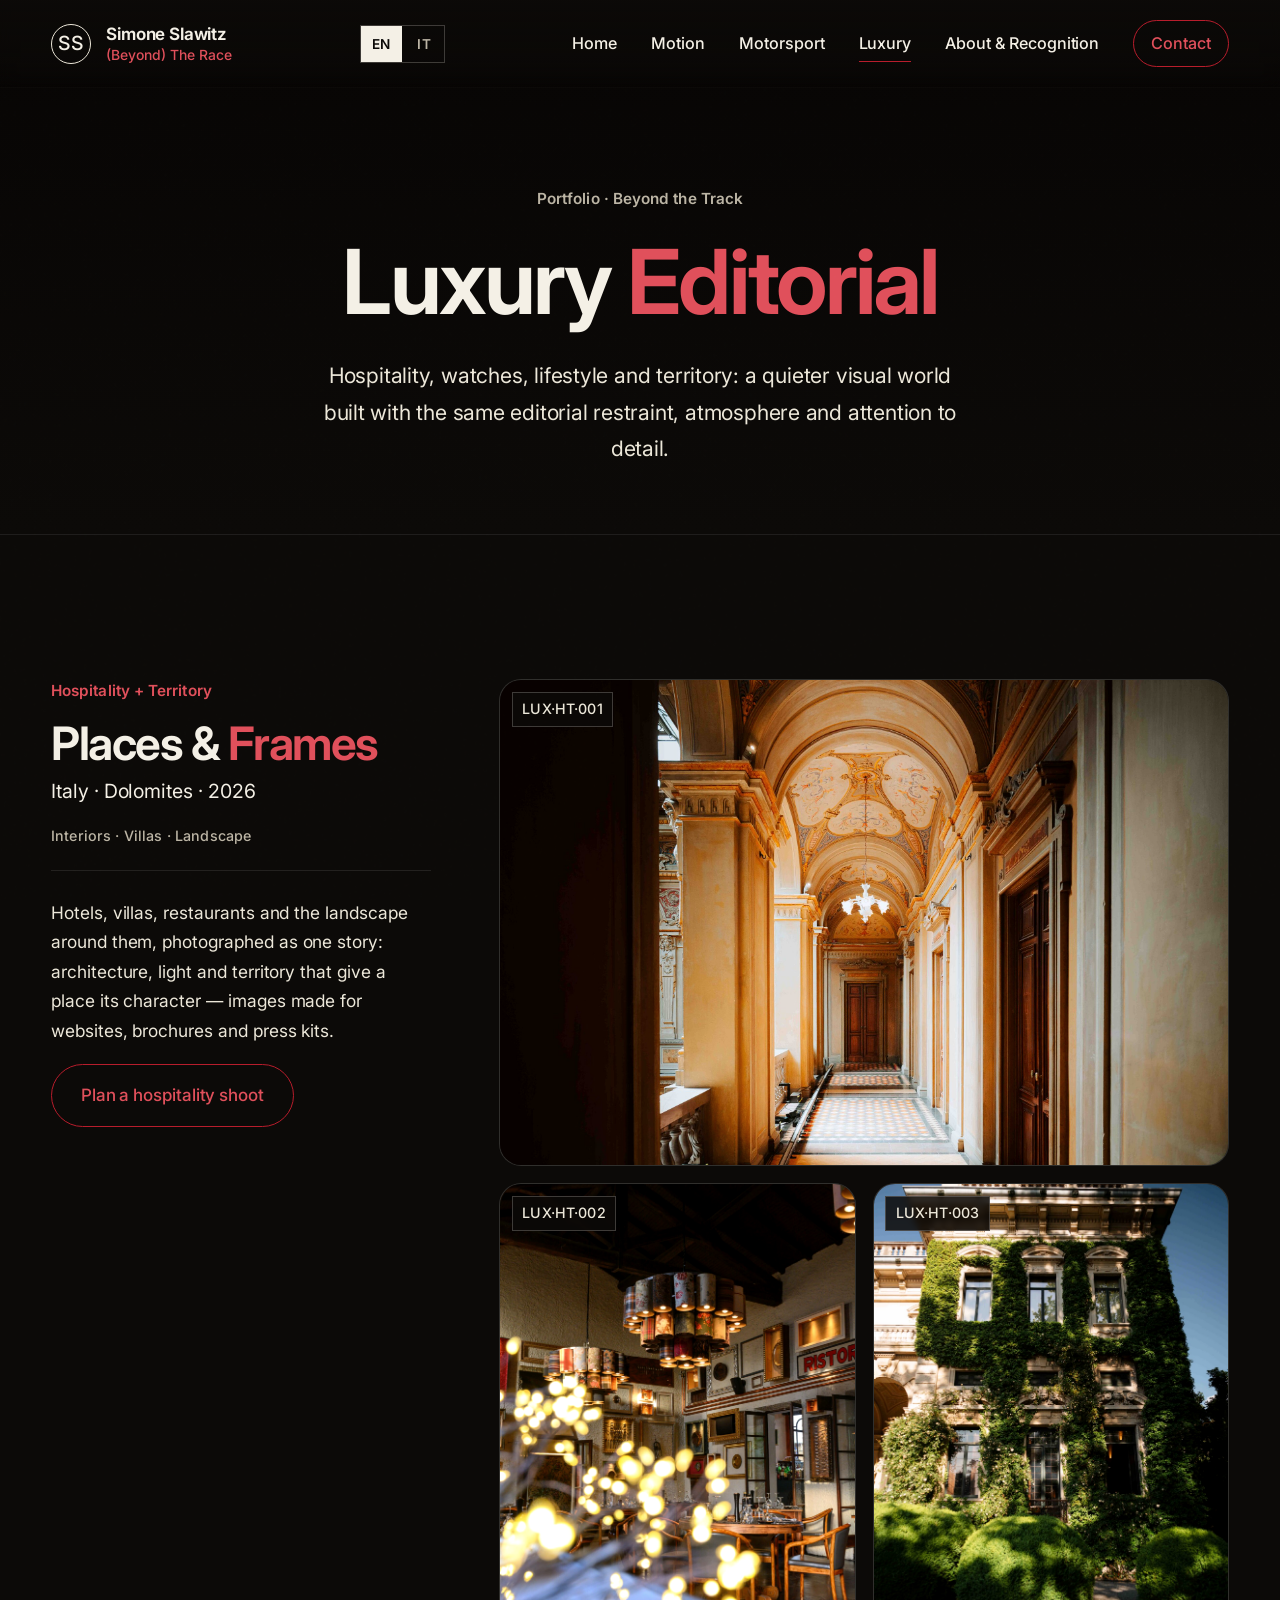
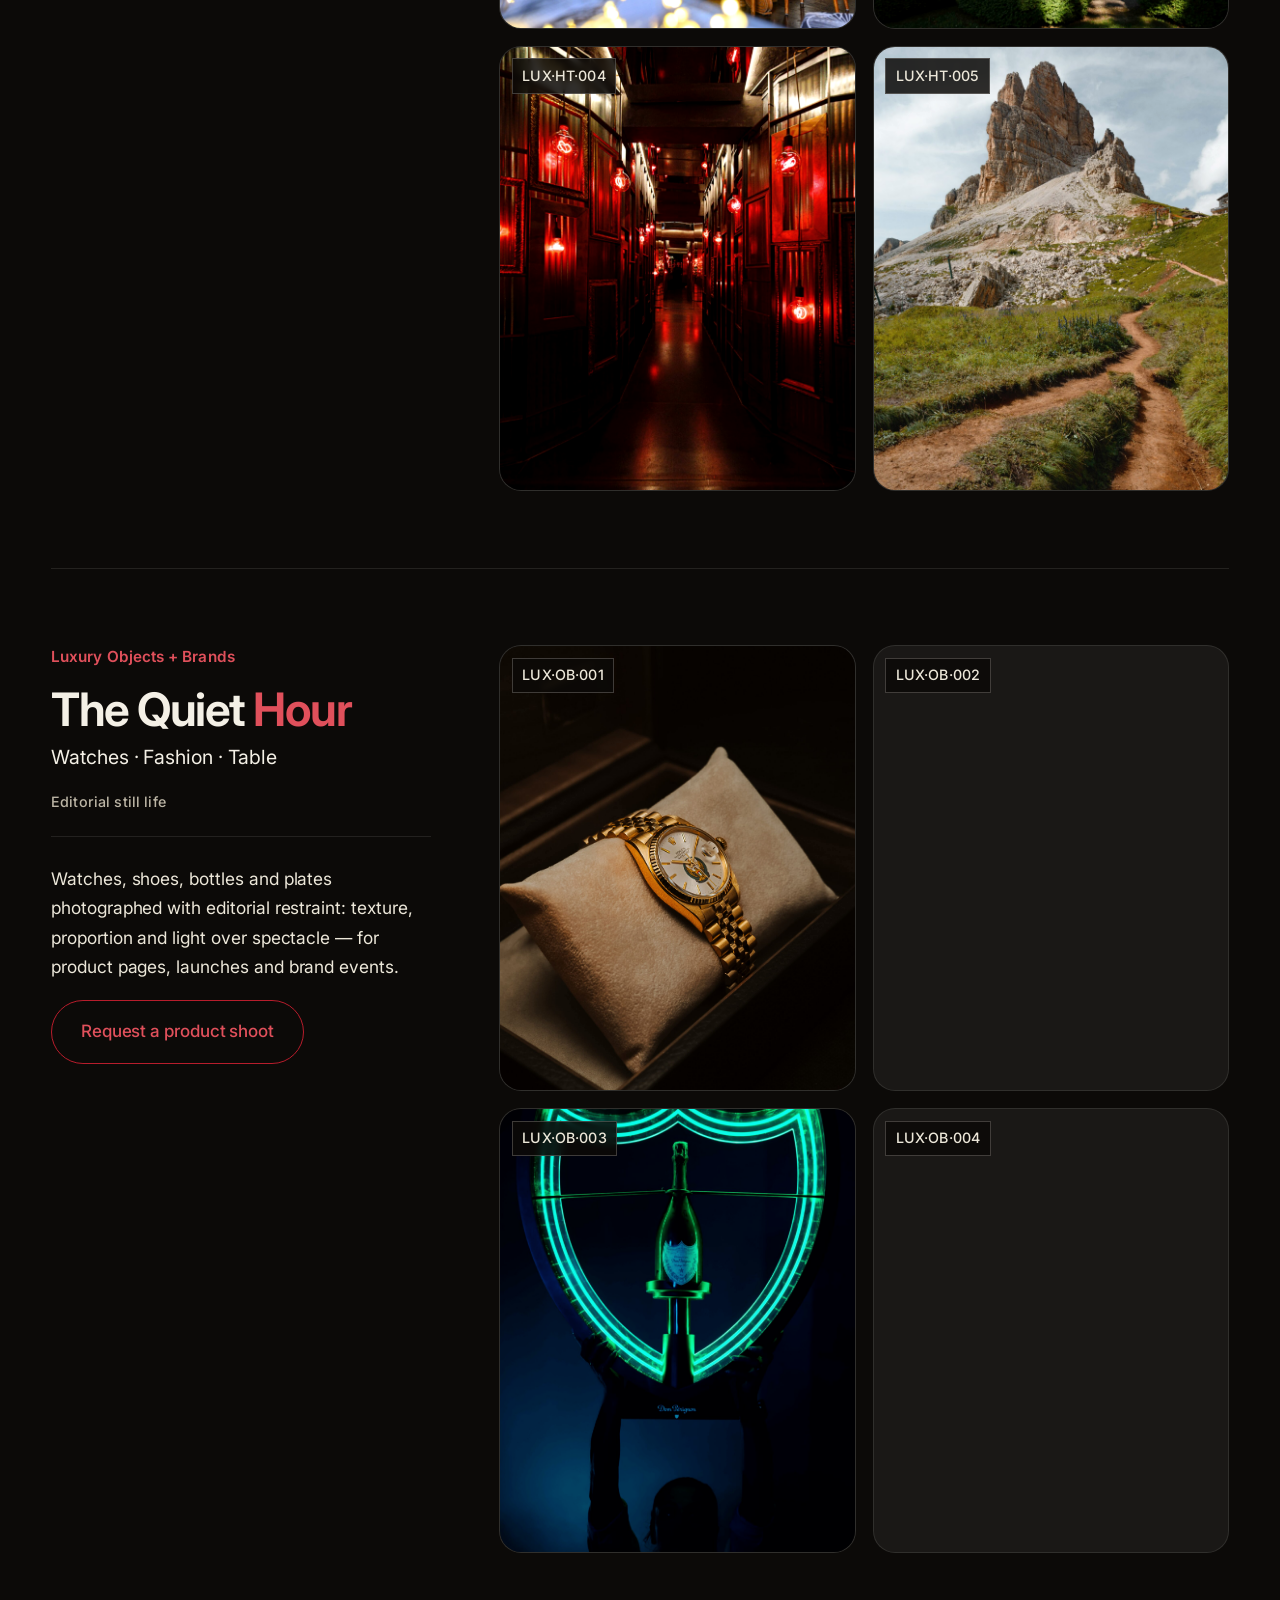
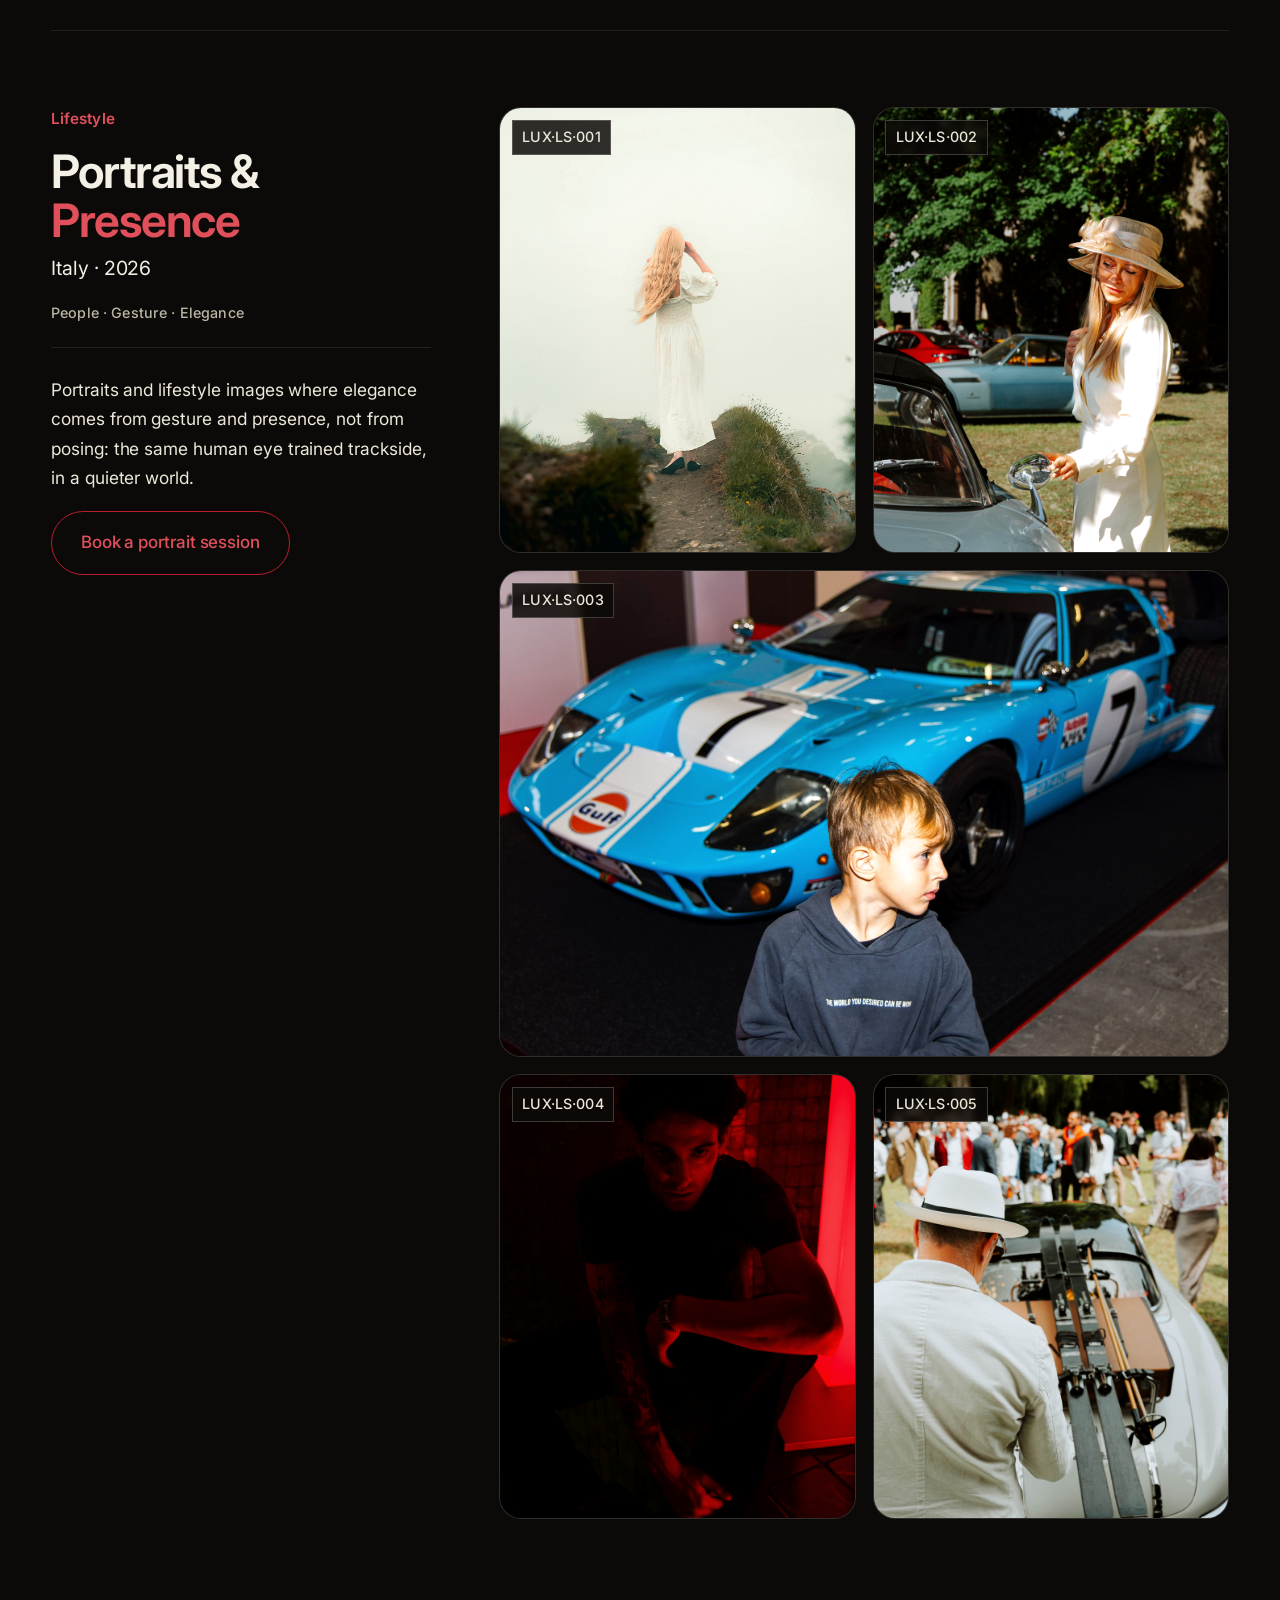
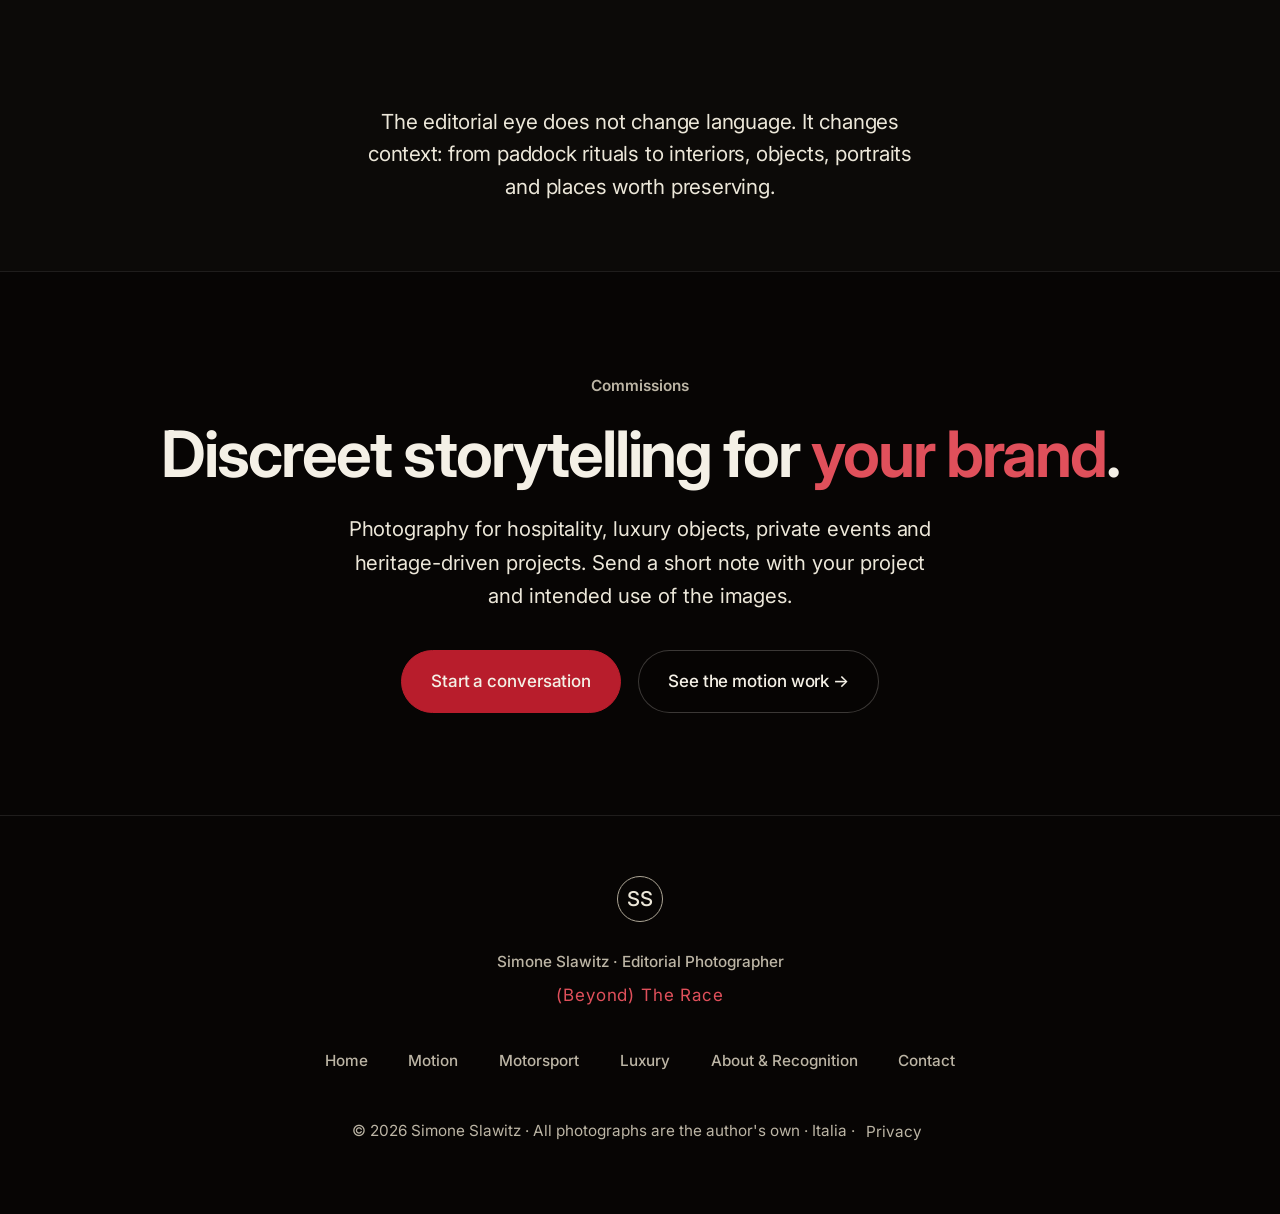
<file: luxury.html>
<!DOCTYPE html>
<html lang="en">
<head>
<meta charset="utf-8"/>
<meta content="width=device-width, initial-scale=1.0" name="viewport"/>
<title>Luxury Editorial Photography — Hospitality, Watches, Lifestyle | Simone Slawitz</title>
<meta name="description" content="Luxury editorial photography by Simone Slawitz: hospitality, watches, lifestyle and territory. Discreet storytelling for brands and private events."/>
<meta name="author" content="Simone Slawitz"/>
<meta name="robots" content="index, follow, max-image-preview:large"/>
<link rel="canonical" href="https://simoneslawitz.com/luxury.html"/>
<meta property="og:title" content="Luxury Editorial Photography — Simone Slawitz"/>
<meta property="og:description" content="Hospitality, watches, lifestyle and territory: discreet editorial photography."/>
<meta property="og:type" content="website"/>
<meta property="og:url" content="https://simoneslawitz.com/luxury.html"/>
<meta property="og:image" content="https://simoneslawitz.com/home-luxury.jpg"/>
<script type="application/ld+json">
{
  "@context": "https://schema.org",
  "@graph": [
    {
      "@type": "WebPage",
      "@id": "https://simoneslawitz.com/luxury.html#webpage",
      "url": "https://simoneslawitz.com/luxury.html",
      "name": "Luxury Editorial Photography — Hospitality, Watches, Lifestyle | Simone Slawitz",
      "description": "Luxury editorial photography by Simone Slawitz: hospitality, watches, lifestyle and territory. Discreet storytelling for brands and private events.",
      "isPartOf": {
        "@id": "https://simoneslawitz.com/#website"
      },
      "about": {
        "@id": "https://simoneslawitz.com/#person"
      },
      "inLanguage": "en"
    },
    {
      "@type": "BreadcrumbList",
      "@id": "https://simoneslawitz.com/luxury.html#breadcrumb",
      "itemListElement": [
        {
          "@type": "ListItem",
          "position": 1,
          "name": "Home",
          "item": "https://simoneslawitz.com/"
        },
        {
          "@type": "ListItem",
          "position": 2,
          "name": "Luxury"
        }
      ]
    }
  ]
}
</script>
<link href="https://fonts.googleapis.com" rel="preconnect"/>
<link crossorigin="" href="https://fonts.gstatic.com" rel="preconnect"/>
<link href="https://fonts.googleapis.com/css2?family=Inter:wght@400;500;600;700&amp;display=swap" rel="stylesheet"/>
<link rel="stylesheet" href="style.css?v=b53ac82a"/>
<link rel="icon" href="favicon.ico" sizes="any"/>
<link rel="icon" href="favicon-32.png" type="image/png" sizes="32x32"/>
<link rel="icon" href="favicon-16.png" type="image/png" sizes="16x16"/>
<link rel="apple-touch-icon" href="apple-touch-icon.png"/>
<script>
    !function(t,e){var o,n,p,r;e.__SV||(window.posthog=e,e._i=[],e.init=function(i,s,a){function g(t,e){var o=e.split(".");2==o.length&&(t=t[o[0]],e=o[1]),t[e]=function(){t.push([e].concat(Array.prototype.slice.call(arguments,0)))}}(p=t.createElement("script")).type="text/javascript",p.crossOrigin="anonymous",p.async=!0,p.src=s.api_host.replace(".i.posthog.com","-assets.i.posthog.com")+"/static/array.js",(r=t.getElementsByTagName("script")[0]).parentNode.insertBefore(p,r);var u=e;for(void 0!==a?u=e[a]=[]:a="posthog",u.people=u.people||[],Object.defineProperty(u,"toString",{configurable:!0,enumerable:!0,writable:!0,value:function(t){var e="posthog";return"posthog"!==a&&(e+="."+a),t||(e+=" (stub)"),e}}),Object.defineProperty(u.people,"toString",{configurable:!0,enumerable:!0,writable:!0,value:function(){return u.toString(1)+".people (stub)"}}),o="init capture register register_once register_for_session unregister unregister_for_session getFeatureFlag getFeatureFlagResult isFeatureEnabled reloadFeatureFlags updateEarlyAccessFeatureEnrollment getEarlyAccessFeatures on onFeatureFlags onSessionId getSurveys getActiveMatchingSurveys renderSurvey canRenderSurvey getNextSurveyStep identify setPersonProperties group resetGroups setPersonPropertiesForFlags resetPersonPropertiesForFlags setGroupPropertiesForFlags resetGroupPropertiesForFlags reset get_distinct_id getGroups get_session_id get_session_replay_url alias set_config startSessionRecording stopSessionRecording sessionRecordingStarted captureException loadToolbar get_property getSessionProperty createPersonProfile opt_in_capturing opt_out_capturing has_opted_in_capturing has_opted_out_capturing clear_opt_in_out_capturing debug".split(" "),n=0;n<o.length;n++)g(u,o[n]);e._i.push([i,s,a])},e.__SV=1)}(document,window.posthog||[]);
    posthog.init('phc_Cyk9bUE5jib328vtY2F2wsrNcvmgRVMdYw8PGZwSZtoG', {
        api_host: 'https://eu.i.posthog.com',
        defaults: '2026-08-30',
        cookieless_mode: 'always',
    })
</script>
</head>
<body>
<div id="scrollProgress"></div>

<nav id="mainNav">
  <a class="brand" href="index.html">
    <div class="monogram">SS</div>
    <div class="brand-name">
      Simone Slawitz
      <small>(Beyond) The Race</small>
    </div>
  </a>
  <div aria-label="Language selector" class="lang-switch"><button data-lang-btn="en" type="button">EN</button><button data-lang-btn="it" type="button">IT</button></div>
  <button class="nav-toggle" aria-label="Toggle menu" aria-expanded="false">☰</button>
  <div class="nav-links">
    <a href="index.html">Home</a>
    <a href="motion.html" data-en="Motion" data-it="Motion">Motion</a>
    <a href="motorsport.html">Motorsport</a>
    <a class="active" href="luxury.html">Luxury</a>
    <a href="about.html" data-en="About &amp; Recognition" data-it="Chi sono &amp; Riconoscimenti">About &amp; Recognition</a>
    <a class="nav-cta" href="contact.html" data-en="Contact" data-it="Contatti">Contact</a>
  </div>
</nav>

<!-- ========== PAGE HEAD ========== -->
<header class="page-head">
  <div class="kicker" data-en="Portfolio · Beyond the Track" data-it="Portfolio · Oltre la Pista">Portfolio · Beyond the Track</div>
  <h1>Luxury <em>Editorial</em></h1>
  <p class="lead" data-en="Hospitality, watches, lifestyle and territory: a quieter visual world built with the same editorial restraint, atmosphere and attention to detail." data-it="Hospitality, orologi, lifestyle e territorio: un mondo visivo più silenzioso, costruito con la stessa misura editoriale, atmosfera e attenzione al dettaglio.">Hospitality, watches, lifestyle and territory: a quieter visual world built with the same editorial restraint, atmosphere and attention to detail.</p>
</header>

<!-- ========== LUXURY CHAPTERS ========== -->
<section class="chapters">

  <!-- Hospitality + Territory -->
  <div class="event-block reveal">
    <div class="event-num">I</div>
    <div class="event-info">
      <div class="event-chapter" data-en="Hospitality + Territory" data-it="Ospitalità + Territorio">Hospitality + Territory</div>
      <h2 data-en="Places &amp; <em>Frames</em>" data-it="Luoghi &amp; <em>Cornici</em>">Places &amp; <em>Frames</em></h2>
      <div class="event-years" data-en="Italy · Dolomites · 2026" data-it="Italia · Dolomiti · 2026">Italy · Dolomites · 2026</div>
      <div class="event-loc" data-en="Interiors · Villas · Landscape" data-it="Interni · Ville · Paesaggio">Interiors · Villas · Landscape</div>
      <p data-en="Hotels, villas, restaurants and the landscape around them, photographed as one story: architecture, light and territory that give a place its character — images made for websites, brochures and press kits." data-it="Hotel, ville, ristoranti e il paesaggio che li circonda, fotografati come un'unica storia: architettura, luce e territorio che danno carattere a un luogo — immagini pensate per siti, brochure e cartelle stampa.">Hotels, villas, restaurants and the landscape around them, photographed as one story: architecture, light and territory that give a place its character — images made for websites, brochures and press kits.</p>
      <a class="btn outline-red" href="contact.html?topic=brand#enquiry" data-en="Plan a hospitality shoot" data-it="Pianifica uno shooting hospitality">Plan a hospitality shoot</a>
    </div>
    <div class="event-gallery is-grid">
      <figure class="wide">
        <span class="archive-no">LUX·HT·001</span>
        <img alt="Golden frescoed corridor of a historic Italian villa, hospitality architecture photograph by Simone Slawitz" decoding="async" loading="lazy" onerror="this.style.display='none';this.nextElementSibling.style.display='flex'" src="wow-hospitality-03.jpg"/>
        <div class="placeholder" style="display:none"><em>The Long Corridor</em></div>
        <figcaption class="figcap"><div class="figcap-title" data-en="The Long Corridor" data-it="Il Lungo Corridoio">The Long Corridor</div><div class="figcap-meta" data-en="Architecture · Hospitality" data-it="Architettura · Hospitality">Architecture · Hospitality</div></figcaption>
      </figure>
      <figure>
        <span class="archive-no">LUX·HT·002</span>
        <img alt="Restaurant interior with warm lights and bokeh, hospitality editorial photograph by Simone Slawitz" decoding="async" loading="lazy" onerror="this.style.display='none';this.nextElementSibling.style.display='flex'" src="study-hospitality.jpg"/>
        <div class="placeholder" style="display:none"><em>Evening Lights</em></div>
        <figcaption class="figcap"><div class="figcap-title" data-en="Evening Lights" data-it="Luci della Sera">Evening Lights</div><div class="figcap-meta" data-en="Dolomites · 2026" data-it="Dolomiti · 2026">Dolomites · 2026</div></figcaption>
      </figure>
      <figure>
        <span class="archive-no">LUX·HT·003</span>
        <img alt="Ivy-covered historic villa facade, hospitality and territory photograph by Simone Slawitz" decoding="async" loading="lazy" onerror="this.style.display='none';this.nextElementSibling.style.display='flex'" src="wow-hospitality-02.jpg"/>
        <div class="placeholder" style="display:none"><em>Villa and Territory</em></div>
        <figcaption class="figcap"><div class="figcap-title" data-en="Villa and Territory" data-it="Villa e Territorio">Villa and Territory</div><div class="figcap-meta">Hospitality</div></figcaption>
      </figure>
      <figure>
        <span class="archive-no">LUX·HT·004</span>
        <img alt="Red-lit corridor of an exclusive venue after dark, interior photograph by Simone Slawitz" decoding="async" loading="lazy" onerror="this.style.display='none';this.nextElementSibling.style.display='flex'" src="wow-luxury-02.jpg"/>
        <div class="placeholder" style="display:none"><em>After Dark</em></div>
        <figcaption class="figcap"><div class="figcap-title" data-en="After Dark" data-it="Dopo il Tramonto">After Dark</div><div class="figcap-meta" data-en="Interiors" data-it="Interni">Interiors</div></figcaption>
      </figure>
      <figure>
        <span class="archive-no">LUX·HT·005</span>
        <img alt="Dolomites peak above a mountain path, Italian landscape photograph by Simone Slawitz" decoding="async" loading="lazy" onerror="this.style.display='none';this.nextElementSibling.style.display='flex'" src="study-landscape.jpg"/>
        <div class="placeholder" style="display:none"><em>Above the Valley</em></div>
        <figcaption class="figcap"><div class="figcap-title" data-en="Above the Valley" data-it="Sopra la Valle">Above the Valley</div><div class="figcap-meta" data-en="Dolomites · 2026" data-it="Dolomiti · 2026">Dolomites · 2026</div></figcaption>
      </figure>
    </div>
  </div>

  <!-- Luxury objects + brands -->
  <div class="event-block reveal">
    <div class="event-num">II</div>
    <div class="event-info">
      <div class="event-chapter" data-en="Luxury Objects + Brands" data-it="Oggetti di Lusso + Brand">Luxury Objects + Brands</div>
      <h2 data-en="The Quiet <em>Hour</em>" data-it="L'Ora <em>Silenziosa</em>">The Quiet <em>Hour</em></h2>
      <div class="event-years" data-en="Watches · Fashion · Table" data-it="Orologi · Moda · Tavola">Watches · Fashion · Table</div>
      <div class="event-loc" data-en="Editorial still life" data-it="Still life editoriale">Editorial still life</div>
      <p data-en="Watches, shoes, bottles and plates photographed with editorial restraint: texture, proportion and light over spectacle — for product pages, launches and brand events." data-it="Orologi, scarpe, bottiglie e piatti fotografati con misura editoriale: materia, proporzione e luce prima dello spettacolo — per pagine prodotto, lanci ed eventi di brand.">Watches, shoes, bottles and plates photographed with editorial restraint: texture, proportion and light over spectacle — for product pages, launches and brand events.</p>
      <a class="btn outline-red" href="contact.html?topic=brand#enquiry" data-en="Request a product shoot" data-it="Richiedi uno shooting prodotto">Request a product shoot</a>
    </div>
    <div class="event-gallery is-grid">
      <figure>
        <span class="archive-no">LUX·OB·001</span>
        <img alt="Vintage gold Rolex Datejust on a velvet cushion, luxury still life photograph by Simone Slawitz" decoding="async" loading="lazy" onerror="this.style.display='none';this.nextElementSibling.style.display='flex'" src="study-watch.jpg"/>
        <div class="placeholder" style="display:none"><em>Datejust · The Quiet Hour</em></div>
        <figcaption class="figcap"><div class="figcap-title" data-en="Datejust · The Quiet Hour" data-it="Datejust · L'Ora Silenziosa">Datejust · The Quiet Hour</div><div class="figcap-meta">Still life · 2026</div></figcaption>
      </figure>
      <figure>
        <span class="archive-no">LUX·OB·002</span>
        <img alt="Gucci horsebit loafer in monogram canvas, fashion product photograph by Simone Slawitz" decoding="async" loading="lazy" onerror="this.style.display='none';this.nextElementSibling.style.display='flex'" src="wow-brands-03.jpg"/>
        <div class="placeholder" style="display:none"><em>Horsebit</em></div>
        <figcaption class="figcap"><div class="figcap-title">Horsebit</div><div class="figcap-meta" data-en="Fashion detail" data-it="Dettaglio moda">Fashion detail</div></figcaption>
      </figure>
      <figure>
        <span class="archive-no">LUX·OB·003</span>
        <img alt="Champagne bottle held up inside a neon shield at a brand night, event photograph by Simone Slawitz" decoding="async" loading="lazy" onerror="this.style.display='none';this.nextElementSibling.style.display='flex'" src="wow-brands-02.jpg"/>
        <div class="placeholder" style="display:none"><em>Neon Champagne</em></div>
        <figcaption class="figcap"><div class="figcap-title" data-en="Neon Champagne" data-it="Champagne al Neon">Neon Champagne</div><div class="figcap-meta" data-en="Brand event" data-it="Evento brand">Brand event</div></figcaption>
      </figure>
      <figure>
        <span class="archive-no">LUX·OB·004</span>
        <img alt="Plated dish and wine glasses on a restaurant table, food and hospitality photograph by Simone Slawitz" decoding="async" loading="lazy" onerror="this.style.display='none';this.nextElementSibling.style.display='flex'" src="wow-luxury-03.jpg"/>
        <div class="placeholder" style="display:none"><em>Table Detail</em></div>
        <figcaption class="figcap"><div class="figcap-title" data-en="Table Detail" data-it="Dettaglio di Tavola">Table Detail</div><div class="figcap-meta" data-en="Hospitality · Food" data-it="Hospitality · Cucina">Hospitality · Food</div></figcaption>
      </figure>
    </div>
  </div>

  <!-- Lifestyle -->
  <div class="event-block reveal">
    <div class="event-num">III</div>
    <div class="event-info">
      <div class="event-chapter" data-en="Lifestyle" data-it="Lifestyle">Lifestyle</div>
      <h2 data-en="Portraits &amp; <em>Presence</em>" data-it="Ritratti &amp; <em>Presenza</em>">Portraits &amp; <em>Presence</em></h2>
      <div class="event-years" data-en="Italy · 2026" data-it="Italia · 2026">Italy · 2026</div>
      <div class="event-loc" data-en="People · Gesture · Elegance" data-it="Persone · Gesto · Eleganza">People · Gesture · Elegance</div>
      <p data-en="Portraits and lifestyle images where elegance comes from gesture and presence, not from posing: the same human eye trained trackside, in a quieter world." data-it="Ritratti e immagini lifestyle dove l'eleganza nasce dal gesto e dalla presenza, non dalla posa: lo stesso occhio umano allenato a bordo pista, in un mondo più silenzioso.">Portraits and lifestyle images where elegance comes from gesture and presence, not from posing: the same human eye trained trackside, in a quieter world.</p>
      <a class="btn outline-red" href="contact.html?topic=portrait#enquiry" data-en="Book a portrait session" data-it="Prenota un ritratto">Book a portrait session</a>
    </div>
    <div class="event-gallery is-grid">
      <figure>
        <span class="archive-no">LUX·LS·001</span>
        <img alt="Woman in a white dress on a foggy hilltop, editorial lifestyle portrait by Simone Slawitz" decoding="async" loading="lazy" onerror="this.style.display='none';this.nextElementSibling.style.display='flex'" src="study-portrait.jpg"/>
        <div class="placeholder" style="display:none"><em>The Wind</em></div>
        <figcaption class="figcap"><div class="figcap-title" data-en="The Wind" data-it="Il Vento">The Wind</div><div class="figcap-meta" data-en="Italy · 2026" data-it="Italia · 2026">Italy · 2026</div></figcaption>
      </figure>
      <figure>
        <span class="archive-no">LUX·LS·002</span>
        <img alt="Woman in a white suit and hat beside a classic car at a concours, lifestyle portrait by Simone Slawitz" decoding="async" loading="lazy" onerror="this.style.display='none';this.nextElementSibling.style.display='flex'" src="wow-lifestyle-03.jpg"/>
        <div class="placeholder" style="display:none"><em>Elegance and Gesture</em></div>
        <figcaption class="figcap"><div class="figcap-title" data-en="Elegance and Gesture" data-it="Eleganza e Gesto">Elegance and Gesture</div><div class="figcap-meta">Concours · 2026</div></figcaption>
      </figure>
      <figure class="wide">
        <span class="archive-no">LUX·LS·003</span>
        <img alt="Young boy in front of a Gulf-liveried racing car, automotive lifestyle portrait by Simone Slawitz" decoding="async" loading="lazy" onerror="this.style.display='none';this.nextElementSibling.style.display='flex'" src="wow-lifestyle-01.jpg"/>
        <div class="placeholder" style="display:none"><em>Young Gaze</em></div>
        <figcaption class="figcap"><div class="figcap-title" data-en="Young Gaze" data-it="Sguardo Giovane">Young Gaze</div><div class="figcap-meta">Lifestyle</div></figcaption>
      </figure>
      <figure>
        <span class="archive-no">LUX·LS·004</span>
        <img alt="Man in red light, moody lifestyle portrait by Simone Slawitz" decoding="async" loading="lazy" onerror="this.style.display='none';this.nextElementSibling.style.display='flex'" src="wow-lifestyle-02.jpg"/>
        <div class="placeholder" style="display:none"><em>Red Light</em></div>
        <figcaption class="figcap"><div class="figcap-title" data-en="Red Light" data-it="Luce Rossa">Red Light</div><div class="figcap-meta" data-en="Portrait" data-it="Ritratto">Portrait</div></figcaption>
      </figure>
      <figure>
        <span class="archive-no">LUX·LS·005</span>
        <img alt="Gentleman in a white hat beside a classic roadster carrying wooden skis, concours lifestyle photograph by Simone Slawitz" decoding="async" loading="lazy" onerror="this.style.display='none';this.nextElementSibling.style.display='flex'" src="wow-coverage-01.jpg"/>
        <div class="placeholder" style="display:none"><em>Packed for the Mountains</em></div>
        <figcaption class="figcap"><div class="figcap-title" data-en="Packed for the Mountains" data-it="Pronti per la Montagna">Packed for the Mountains</div><div class="figcap-meta">Concours · 2026</div></figcaption>
      </figure>
    </div>
  </div>
</section>

<p class="section-desc reveal" style="text-align:center;margin:0 auto;padding:0 2rem 4rem" data-en="The editorial eye does not change language. It changes <em>context</em>: from paddock rituals to interiors, objects, portraits and places worth preserving." data-it="L'occhio editoriale non cambia linguaggio. Cambia <em>contesto</em>: dai rituali del paddock agli interni, agli oggetti, ai ritratti e ai luoghi che meritano di essere conservati.">The editorial eye does not change language. It changes <em>context</em>: from paddock rituals to interiors, objects, portraits and places worth preserving.</p>

<!-- ========== CTA ========== -->
<section class="cta-band">
  <div class="kicker reveal" data-en="Commissions" data-it="Collaborazioni">Commissions</div>
  <h2 class="reveal" data-en="Discreet storytelling for <em>your brand</em>." data-it="Storytelling discreto per <em>il tuo brand</em>.">Discreet storytelling for <em>your brand</em>.</h2>
  <p class="reveal" data-en="Photography for hospitality, luxury objects, private events and heritage-driven projects. Send a short note with your project and intended use of the images." data-it="Fotografia per hospitality, oggetti di lusso, eventi privati e progetti heritage. Invia una breve nota con il progetto e l'utilizzo previsto delle immagini.">Photography for hospitality, luxury objects, private events and heritage-driven projects. Send a short note with your project and intended use of the images.</p>
  <div class="btn-row reveal">
    <a class="btn" href="contact.html?topic=brand#enquiry" data-en="Start a conversation" data-it="Inizia una conversazione">Start a conversation</a>
    <a class="btn ghost" href="motion.html" data-en="See the motion work →" data-it="Guarda i lavori video →">See the motion work →</a>
  </div>
</section>

<!-- ========== FOOTER ========== -->
<footer>
  <div class="colophon-mark">SS</div>
  <div class="colophon-text">
    Simone Slawitz · <span data-en="Editorial Photographer" data-it="Fotografo Editoriale">Editorial Photographer</span>
    <em>(Beyond) The Race</em>
  </div>
  <div class="footer-nav">
    <a href="index.html">Home</a>
    <a href="motion.html" data-en="Motion" data-it="Motion">Motion</a>
    <a href="motorsport.html">Motorsport</a>
    <a class="active" href="luxury.html">Luxury</a>
    <a href="about.html" data-en="About &amp; Recognition" data-it="Chi sono &amp; Riconoscimenti">About &amp; Recognition</a>
    <a href="contact.html" data-en="Contact" data-it="Contatti">Contact</a>
  </div>
  <div class="colophon-fineprint">
    © 2026 Simone Slawitz · <span data-en="All photographs are the author's own" data-it="Tutte le fotografie sono dell'autore">All photographs are the author's own</span> · Italia · <a href="privacy.html">Privacy</a>
  </div>
</footer>

<!-- fullscreen lightbox -->
<div class="gallery-lightbox" id="galleryLightbox" aria-hidden="true">
  <div class="gallery-lightbox-inner">
    <button class="gallery-lightbox-close" type="button" aria-label="Close image">×</button>
    <img class="gallery-lightbox-img" src="[data-uri]" alt="Expanded gallery image"/>
    <div class="gallery-lightbox-caption"></div>
    <div class="gallery-lightbox-meta"></div>
    <div class="gallery-lightbox-count"></div>
  </div>
  <button class="gallery-lightbox-nav gallery-lightbox-prev" type="button" aria-label="Previous image">‹</button>
  <button class="gallery-lightbox-nav gallery-lightbox-next" type="button" aria-label="Next image">›</button>
</div>

<script src="site.js?v=66c65bfa"></script>
</body>
</html>
</file>
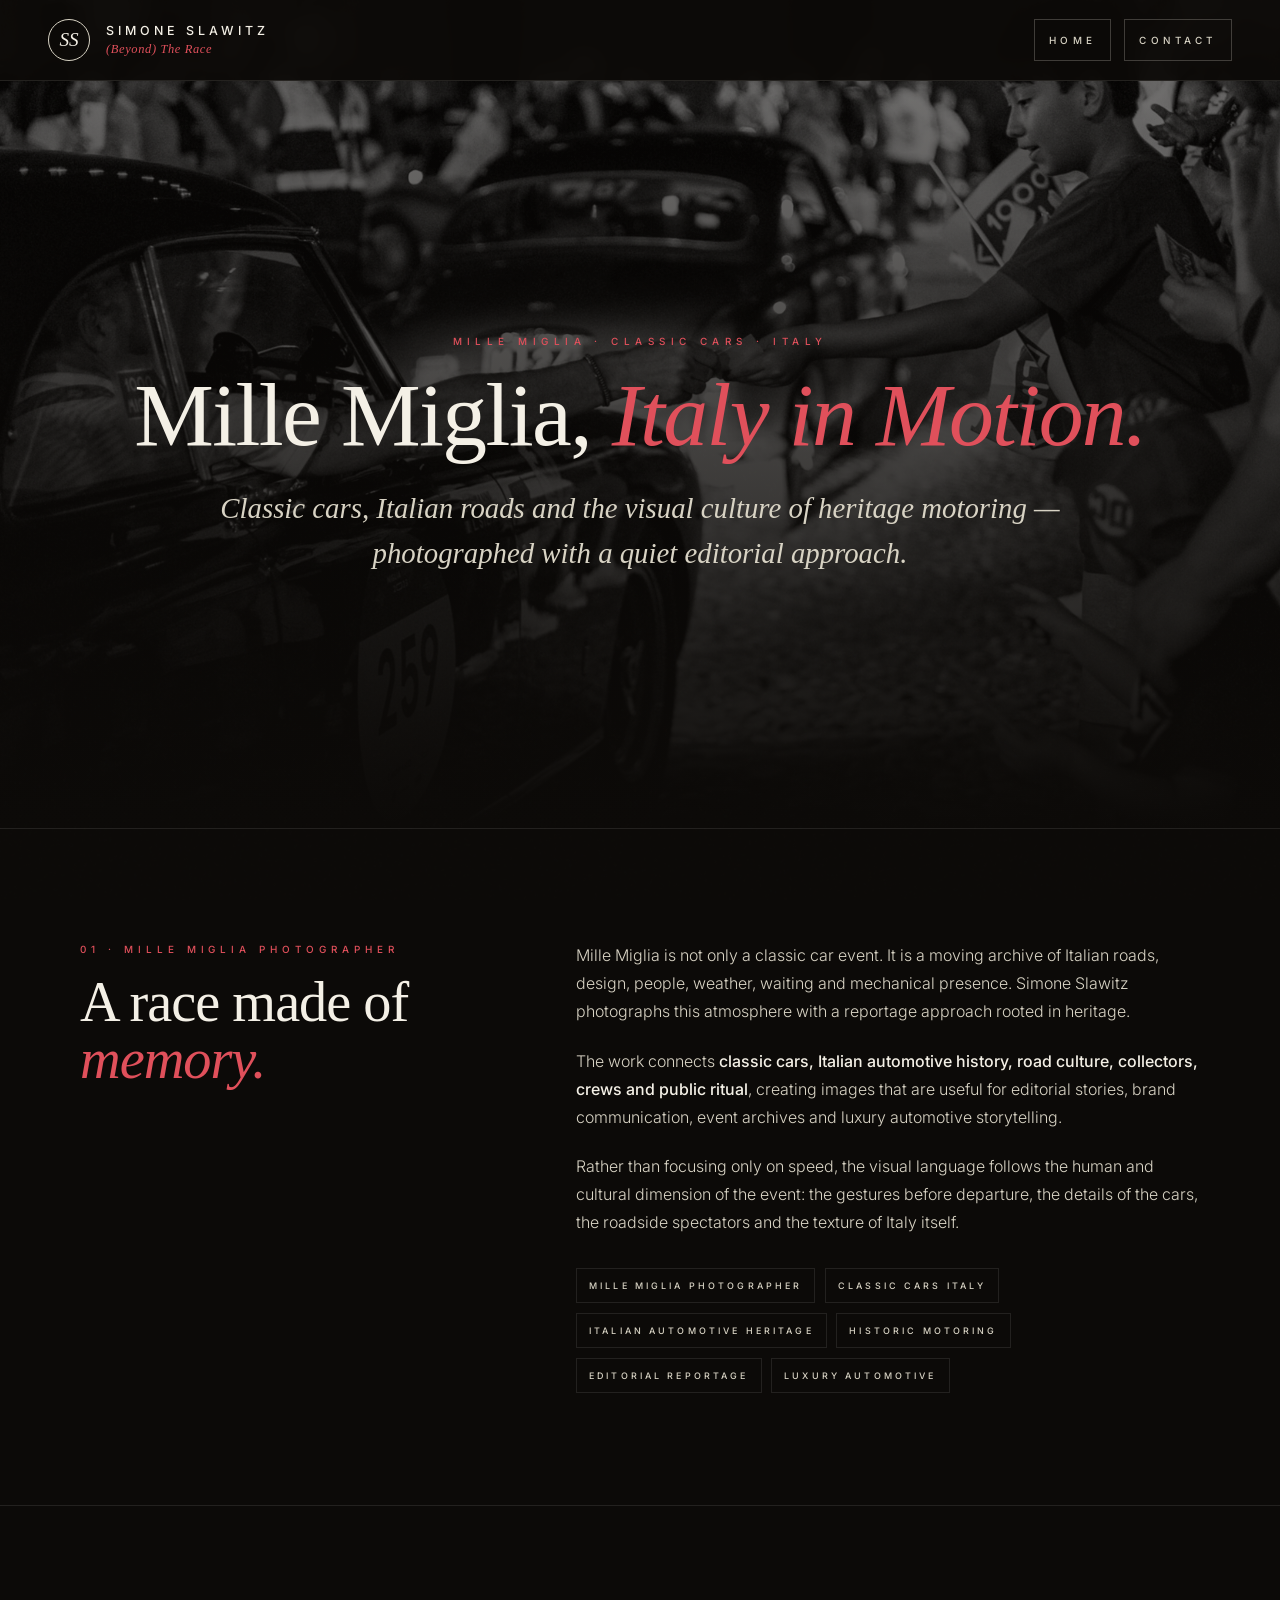
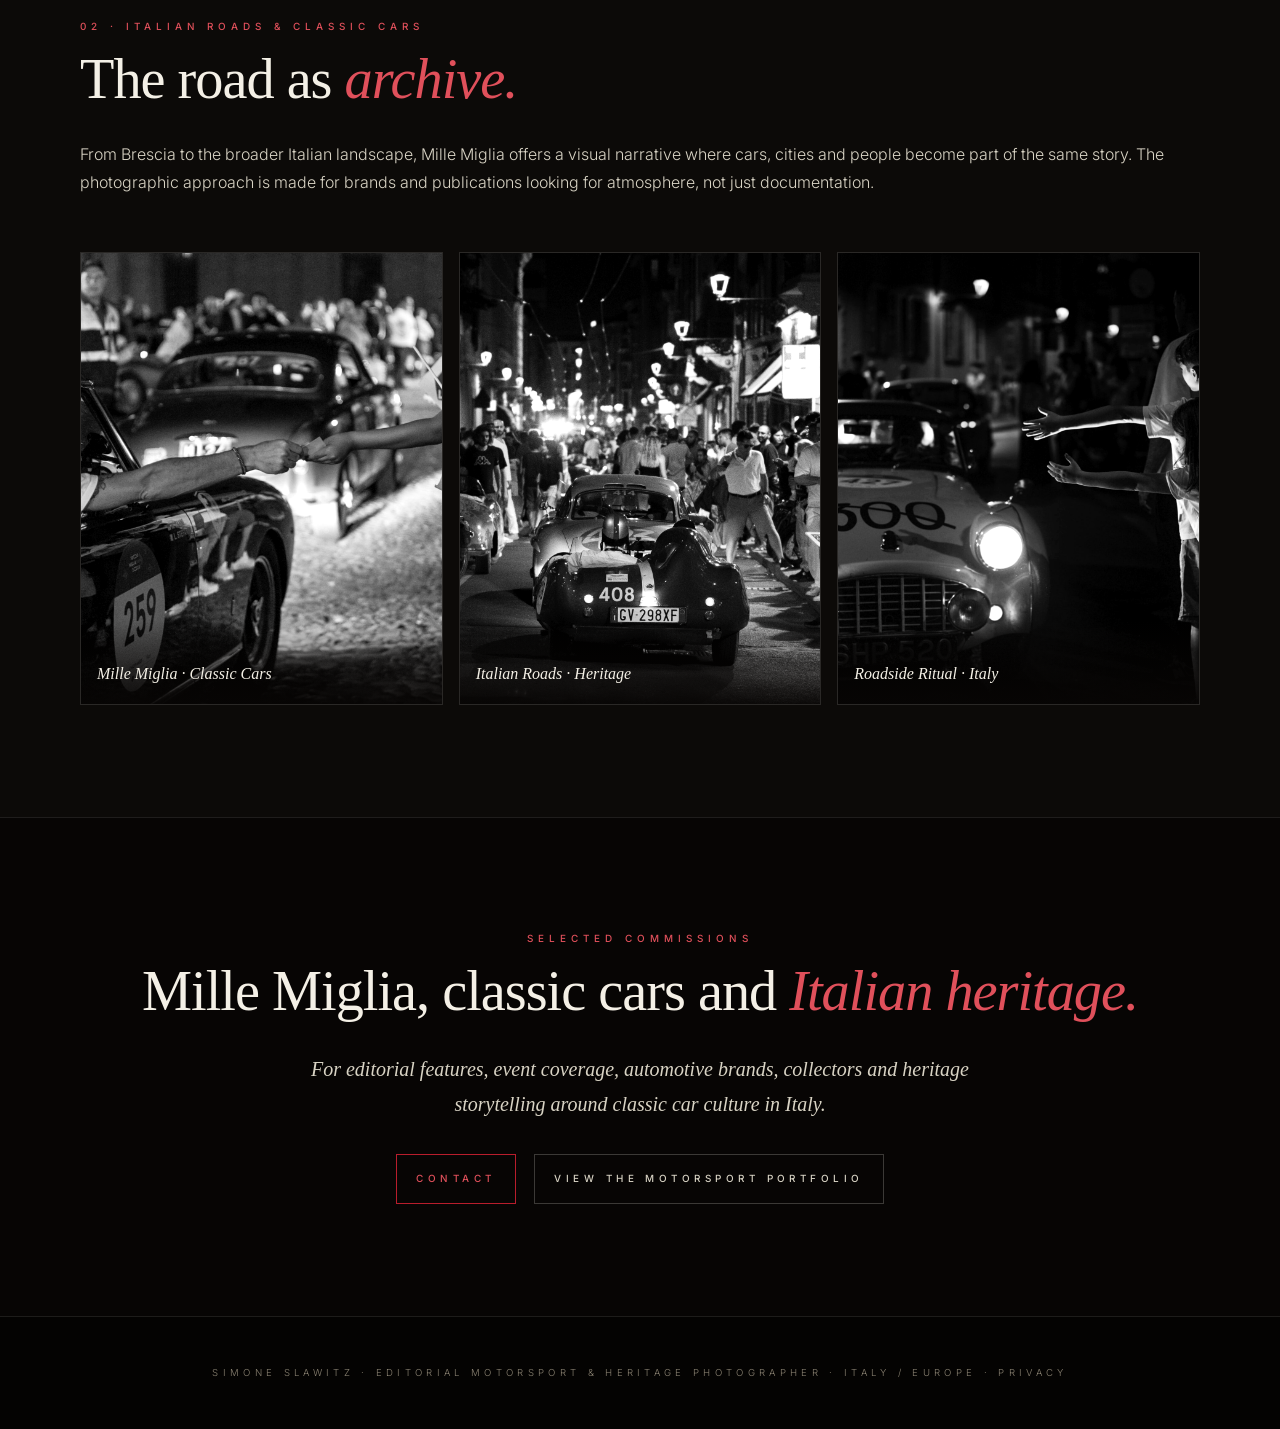
<file: mille-miglia-photographer.html>
<!DOCTYPE html>
<html lang="en">
<head>
<meta charset="utf-8"/>
<meta name="viewport" content="width=device-width, initial-scale=1.0"/>
<title>Mille Miglia Photographer — Classic Cars &amp; Italian Automotive Heritage | Simone Slawitz</title>
<meta name="description" content="Mille Miglia photography by Simone Slawitz. Editorial reportage for classic cars, Italian roads, historic motoring culture, automotive heritage and luxury event storytelling."/>
<meta name="robots" content="index, follow, max-image-preview:large"/>
<link rel="canonical" href="https://simoneslawitz.com/mille-miglia-photographer.html"/>
<meta property="og:title" content="Mille Miglia Photographer — Classic Cars &amp; Italian Automotive Heritage | Simone Slawitz"/>
<meta property="og:description" content="Mille Miglia photography by Simone Slawitz. Editorial reportage for classic cars, Italian roads, historic motoring culture, automotive heritage and luxury event storytelling."/>
<meta property="og:type" content="article"/>
<meta property="og:url" content="https://simoneslawitz.com/mille-miglia-photographer.html"/>
<meta property="og:image" content="https://simoneslawitz.com/mille-01.jpg"/>
<meta name="twitter:card" content="summary_large_image"/>
<meta name="twitter:title" content="Mille Miglia Photographer — Classic Cars &amp; Italian Automotive Heritage | Simone Slawitz"/>
<meta name="twitter:description" content="Mille Miglia photography by Simone Slawitz. Editorial reportage for classic cars, Italian roads, historic motoring culture, automotive heritage and luxury event storytelling."/>
<meta name="twitter:image" content="https://simoneslawitz.com/mille-01.jpg"/>
<script type="application/ld+json">
{
  "@context": "https://schema.org",
  "@type": "WebPage",
  "@id": "https://simoneslawitz.com/mille-miglia-photographer.html#webpage",
  "url": "https://simoneslawitz.com/mille-miglia-photographer.html",
  "name": "Mille Miglia Photographer — Classic Cars & Italian Automotive Heritage | Simone Slawitz",
  "description": "Mille Miglia photography by Simone Slawitz. Editorial reportage for classic cars, Italian roads, historic motoring culture, automotive heritage and luxury event storytelling.",
  "isPartOf": {
    "@type": "WebSite",
    "@id": "https://simoneslawitz.com/#website",
    "url": "https://simoneslawitz.com/",
    "name": "Simone Slawitz — (Beyond) The Race"
  },
  "author": {
    "@type": "Person",
    "@id": "https://simoneslawitz.com/#person",
    "name": "Simone Slawitz",
    "url": "https://simoneslawitz.com/"
  },
  "about": [
    "Mille Miglia photographer",
    "Mille Miglia photography",
    "Classic car photographer Italy",
    "Italian automotive heritage",
    "Historic car event photography",
    "Editorial reportage"
  ],
  "primaryImageOfPage": {
    "@type": "ImageObject",
    "url": "https://simoneslawitz.com/mille-01.jpg",
    "caption": "Mille Miglia Photographer — Classic Cars & Italian Automotive Heritage | Simone Slawitz"
  }
}
</script>
<link rel="preconnect" href="https://fonts.googleapis.com"/>
<link rel="preconnect" href="https://fonts.gstatic.com" crossorigin/>
<link href="https://fonts.googleapis.com/css2?family=Inter:wght@400;500;600;700&amp;display=swap" rel="stylesheet"/>
<style>
:root{
  --bg:#0c0a08;--bg-2:#131110;--bg-3:#1a1816;
  --fg:#f4f0e6;--fg-soft:#d8d3c4;--fg-muted:#8a8272;
  --rosso:#b81d2c;--rosso-text:#e0505b;--line:rgba(244,240,230,0.10);--line-strong:rgba(244,240,230,0.22);
}
*{margin:0;padding:0;box-sizing:border-box}
html{scroll-behavior:smooth}
body{background:var(--bg);color:var(--fg);font-family:'Inter',-apple-system,sans-serif;font-weight:300;line-height:1.75;-webkit-font-smoothing:antialiased;overflow-x:hidden}
body::before{content:'';position:fixed;inset:0;pointer-events:none;z-index:1;background-image:url("data:image/svg+xml,%3Csvg viewBox='0 0 200 200' xmlns='http://www.w3.org/2000/svg'%3E%3Cfilter id='n'%3E%3CfeTurbulence baseFrequency='0.9' numOctaves='2'/%3E%3C/filter%3E%3Crect width='100%25' height='100%25' filter='url(%23n)' opacity='0.45'/%3E%3C/svg%3E");opacity:.035;mix-blend-mode:overlay}
a{color:inherit;text-decoration:none;transition:.3s}a:hover{opacity:.72}img{display:block;max-width:100%}
nav{position:fixed;top:0;left:0;right:0;z-index:100;padding:1.2rem 3rem;display:flex;justify-content:space-between;align-items:center;background:rgba(12,10,8,.94);backdrop-filter:blur(10px);border-bottom:1px solid var(--line)}
.brand{display:flex;align-items:center;gap:1rem}
.monogram{width:42px;height:42px;border:1px solid var(--fg-soft);border-radius:50%;display:flex;align-items:center;justify-content:center;font-family:'Bodoni Moda',serif;font-style:italic;font-size:1.2rem}
.brand-name{font-weight:500;font-size:.78rem;letter-spacing:.32em;text-transform:uppercase;line-height:1.1}
.brand-name small{display:block;font-family:'Cormorant Garamond',serif;font-style:italic;font-size:.78rem;letter-spacing:.05em;color:var(--rosso-text);text-transform:none;margin-top:.3rem}
.nav-right{display:flex;gap:.8rem;align-items:center}
.nav-link{font-weight:500;font-size:.62rem;letter-spacing:.42em;text-transform:uppercase;color:var(--fg-soft);border:1px solid var(--line-strong);padding:.7rem .9rem}
.nav-link:hover{border-color:var(--rosso);color:var(--rosso-text);opacity:1}
.hero{min-height:92vh;position:relative;display:flex;align-items:center;justify-content:center;overflow:hidden;background:#070504}
.hero-bg{position:absolute;inset:0;background-position:center;background-size:cover;background-repeat:no-repeat;opacity:.62;filter:contrast(1.08) saturate(.98);transform:scale(1.01)}
.hero::after{content:'';position:absolute;inset:0;background:linear-gradient(180deg,rgba(12,10,8,.25),rgba(12,10,8,.72) 65%,var(--bg) 100%)}
.hero-content{position:relative;z-index:2;max-width:1080px;padding:8rem 2rem 3rem;text-align:center}
.kicker{font-weight:500;font-size:.62rem;letter-spacing:.55em;text-transform:uppercase;color:var(--rosso-text);margin-bottom:1.4rem}
h1{font-family:'Bodoni Moda',serif;font-weight:400;font-size:clamp(3rem,7vw,6.8rem);line-height:.95;letter-spacing:-.018em;margin-bottom:1.8rem}
h1 em{font-style:italic;color:var(--rosso-text);font-weight:500}
.lead{font-family:'Cormorant Garamond',serif;font-style:italic;font-size:clamp(1.25rem,2.4vw,1.8rem);line-height:1.55;color:var(--fg-soft);max-width:850px;margin:0 auto}
main{position:relative;z-index:2}.section{padding:7rem 3rem;border-top:1px solid var(--line)}.inner{max-width:1120px;margin:0 auto}
.grid{display:grid;grid-template-columns:4fr 6fr;gap:5rem;align-items:start}
.marker{font-weight:500;font-size:.62rem;letter-spacing:.5em;text-transform:uppercase;color:var(--rosso-text);margin-bottom:1rem}
h2{font-family:'Bodoni Moda',serif;font-weight:400;font-size:clamp(2.2rem,4.4vw,4rem);line-height:1;letter-spacing:-.018em;margin-bottom:2rem}
h2 em{font-style:italic;color:var(--rosso-text)}.copy p{color:var(--fg-soft);font-size:1rem;margin-bottom:1.35rem}.copy strong{color:var(--fg);font-weight:500}
.gallery{display:grid;grid-template-columns:repeat(3,1fr);gap:1rem;margin-top:3.5rem}
.gallery figure{position:relative;aspect-ratio:4/5;overflow:hidden;border:1px solid var(--line);background:var(--bg-2)}
.gallery img{width:100%;height:100%;object-fit:cover;filter:contrast(1.05) saturate(.95);transition:transform .8s ease}.gallery figure:hover img{transform:scale(1.04)}
figcaption{position:absolute;left:0;right:0;bottom:0;padding:2.5rem 1rem 1rem;background:linear-gradient(180deg,transparent,rgba(7,5,4,.95));font-family:'Cormorant Garamond',serif;font-style:italic;color:var(--fg)}
.keywords{display:flex;flex-wrap:wrap;gap:.6rem;margin-top:2rem}.keywords span{font-weight:500;font-size:.56rem;letter-spacing:.35em;text-transform:uppercase;color:var(--fg-soft);border:1px solid var(--line);padding:.55rem .75rem}
.cta{text-align:center;background:#070504}.cta p{font-family:'Cormorant Garamond',serif;font-style:italic;font-size:1.25rem;color:var(--fg-soft);max-width:740px;margin:0 auto 2rem}
.button{display:inline-block;border:1px solid var(--rosso);color:var(--rosso-text);padding:.95rem 1.2rem;font-weight:500;font-size:.62rem;letter-spacing:.45em;text-transform:uppercase}.button:hover{background:var(--rosso);color:var(--fg);opacity:1}
footer{padding:3rem;text-align:center;border-top:1px solid var(--line);background:#040302;color:var(--fg-muted);font-size:.6rem;letter-spacing:.45em;text-transform:uppercase}
@media(max-width:850px){nav{padding:1rem 1.2rem}.brand-name{font-size:.66rem}.nav-right{display:none}.grid{grid-template-columns:1fr;gap:2.5rem}.gallery{grid-template-columns:1fr}.section{padding:5rem 1.4rem}.hero-content{padding:7rem 1.4rem 2rem}}
</style>
<link rel="icon" href="favicon.ico" sizes="any"/>
<link rel="icon" href="favicon-32.png" type="image/png" sizes="32x32"/>
<link rel="icon" href="favicon-16.png" type="image/png" sizes="16x16"/>
<link rel="apple-touch-icon" href="apple-touch-icon.png"/>
<script>
    !function(t,e){var o,n,p,r;e.__SV||(window.posthog=e,e._i=[],e.init=function(i,s,a){function g(t,e){var o=e.split(".");2==o.length&&(t=t[o[0]],e=o[1]),t[e]=function(){t.push([e].concat(Array.prototype.slice.call(arguments,0)))}}(p=t.createElement("script")).type="text/javascript",p.crossOrigin="anonymous",p.async=!0,p.src=s.api_host.replace(".i.posthog.com","-assets.i.posthog.com")+"/static/array.js",(r=t.getElementsByTagName("script")[0]).parentNode.insertBefore(p,r);var u=e;for(void 0!==a?u=e[a]=[]:a="posthog",u.people=u.people||[],Object.defineProperty(u,"toString",{configurable:!0,enumerable:!0,writable:!0,value:function(t){var e="posthog";return"posthog"!==a&&(e+="."+a),t||(e+=" (stub)"),e}}),Object.defineProperty(u.people,"toString",{configurable:!0,enumerable:!0,writable:!0,value:function(){return u.toString(1)+".people (stub)"}}),o="init capture register register_once register_for_session unregister unregister_for_session getFeatureFlag getFeatureFlagResult isFeatureEnabled reloadFeatureFlags updateEarlyAccessFeatureEnrollment getEarlyAccessFeatures on onFeatureFlags onSessionId getSurveys getActiveMatchingSurveys renderSurvey canRenderSurvey getNextSurveyStep identify setPersonProperties group resetGroups setPersonPropertiesForFlags resetPersonPropertiesForFlags setGroupPropertiesForFlags resetGroupPropertiesForFlags reset get_distinct_id getGroups get_session_id get_session_replay_url alias set_config startSessionRecording stopSessionRecording sessionRecordingStarted captureException loadToolbar get_property getSessionProperty createPersonProfile opt_in_capturing opt_out_capturing has_opted_in_capturing has_opted_out_capturing clear_opt_in_out_capturing debug".split(" "),n=0;n<o.length;n++)g(u,o[n]);e._i.push([i,s,a])},e.__SV=1)}(document,window.posthog||[]);
    posthog.init('phc_Cyk9bUE5jib328vtY2F2wsrNcvmgRVMdYw8PGZwSZtoG', {
        api_host: 'https://eu.i.posthog.com',
        defaults: '2026-08-30',
        cookieless_mode: 'always',
    })
</script>
</head>
<body>
<nav>
  <a class="brand" href="https://simoneslawitz.com/" aria-label="Back to Simone Slawitz portfolio homepage">
    <div class="monogram">SS</div>
    <div class="brand-name">Simone Slawitz<small>(Beyond) The Race</small></div>
  </a>
  <div class="nav-right">
    <a class="nav-link" href="https://simoneslawitz.com/">Home</a>
    <a class="nav-link" href="https://simoneslawitz.com/contact.html">Contact</a>
  </div>
</nav>

<header class="hero">
  <div class="hero-bg" style="background-image:url('mille-01.jpg')" role="img" aria-label="Classic cars, Italian roads and the visual culture of heritage motoring — photographed with a quiet editorial approach."></div>
  <div class="hero-content">
    <div class="kicker">Mille Miglia · Classic Cars · Italy</div>
    <h1>Mille Miglia, <em>Italy in Motion.</em></h1>
    <p class="lead">Classic cars, Italian roads and the visual culture of heritage motoring — photographed with a quiet editorial approach.</p>
  </div>
</header>

<main>
  <section class="section">
    <div class="inner grid">
      <div>
        <div class="marker">01 · Mille Miglia Photographer</div>
        <h2>A race made of <em>memory.</em></h2>
      </div>
      <div class="copy">
        <p>Mille Miglia is not only a classic car event. It is a moving archive of Italian roads, design, people, weather, waiting and mechanical presence. Simone Slawitz photographs this atmosphere with a reportage approach rooted in heritage.</p>
        <p>The work connects <strong>classic cars, Italian automotive history, road culture, collectors, crews and public ritual</strong>, creating images that are useful for editorial stories, brand communication, event archives and luxury automotive storytelling.</p>
        <p>Rather than focusing only on speed, the visual language follows the human and cultural dimension of the event: the gestures before departure, the details of the cars, the roadside spectators and the texture of Italy itself.</p>
        <div class="keywords" aria-label="Photography specialisations">
          <span>Mille Miglia Photographer</span>
          <span>Classic Cars Italy</span>
          <span>Italian Automotive Heritage</span>
          <span>Historic Motoring</span>
          <span>Editorial Reportage</span>
          <span>Luxury Automotive</span>
        </div>
      </div>
    </div>
  </section>

  <section class="section">
    <div class="inner">
      <div class="marker">02 · Italian Roads & Classic Cars</div>
      <h2>The road as <em>archive.</em></h2>
      <div class="copy">
        <p>From Brescia to the broader Italian landscape, Mille Miglia offers a visual narrative where cars, cities and people become part of the same story. The photographic approach is made for brands and publications looking for atmosphere, not just documentation.</p>
      </div>
      <div class="gallery">
        <figure>
          <img src="mille-01.jpg" alt="Mille Miglia classic car photographer in Italy Simone Slawitz">
          <figcaption>Mille Miglia · Classic Cars</figcaption>
        </figure>
        <figure>
          <img src="mille-03.jpg" alt="Italian automotive heritage photography by Simone Slawitz">
          <figcaption>Italian Roads · Heritage</figcaption>
        </figure>
        <figure>
          <img src="mille-04.jpg" alt="Editorial Mille Miglia reportage photography by Simone Slawitz">
          <figcaption>Roadside Ritual · Italy</figcaption>
        </figure>
      </div>
    </div>
  </section>

  <section class="section cta">
    <div class="inner">
      <div class="marker">Selected Commissions</div>
      <h2>Mille Miglia, classic cars and <em>Italian heritage.</em></h2>
      <p>For editorial features, event coverage, automotive brands, collectors and heritage storytelling around classic car culture in Italy.</p>
      <a class="button" href="https://simoneslawitz.com/contact.html">Contact</a> <a class="button" style="margin-left:.9rem;border-color:var(--line-strong);color:var(--fg-soft)" href="https://simoneslawitz.com/motorsport.html">View the Motorsport Portfolio</a>
    </div>
  </section>
</main>

<footer>
  Simone Slawitz · Editorial Motorsport & Heritage Photographer · Italy / Europe · <a href="privacy.html">Privacy</a>
</footer>
</body>
</html>
</file>
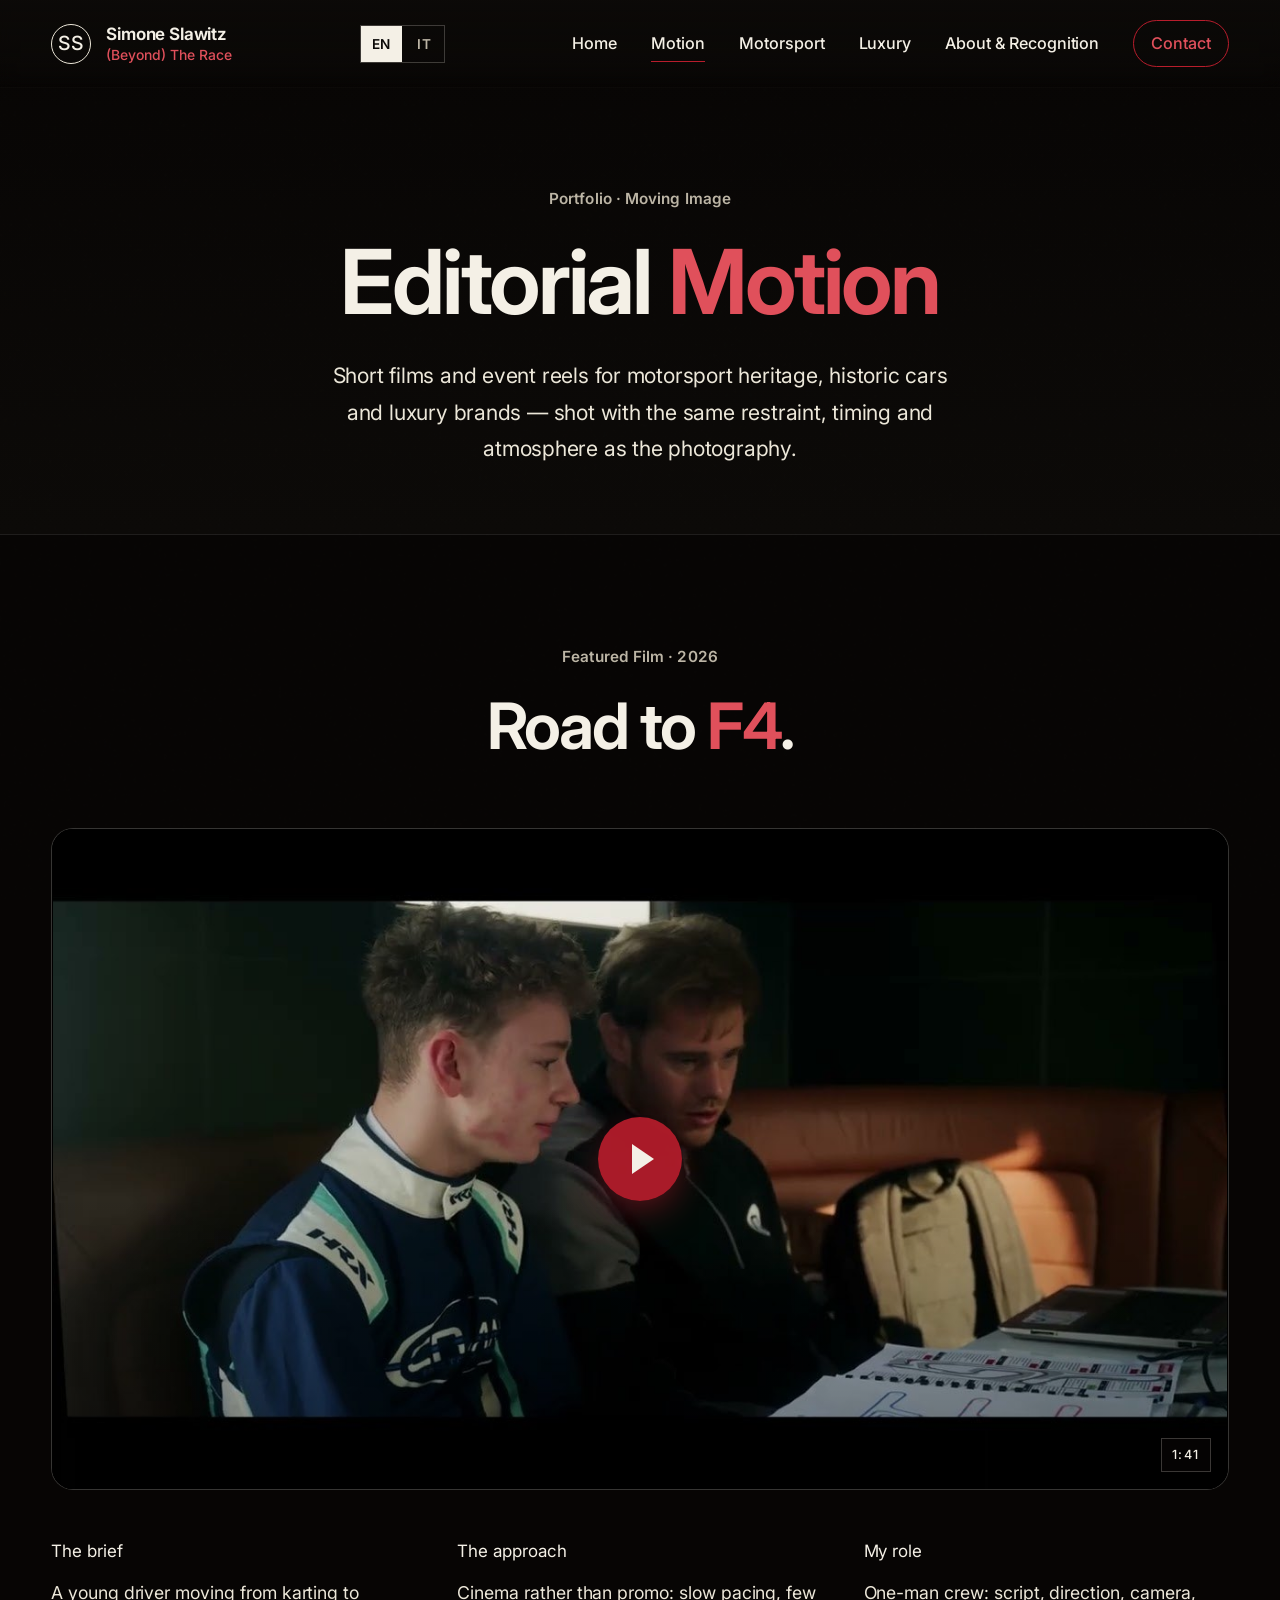
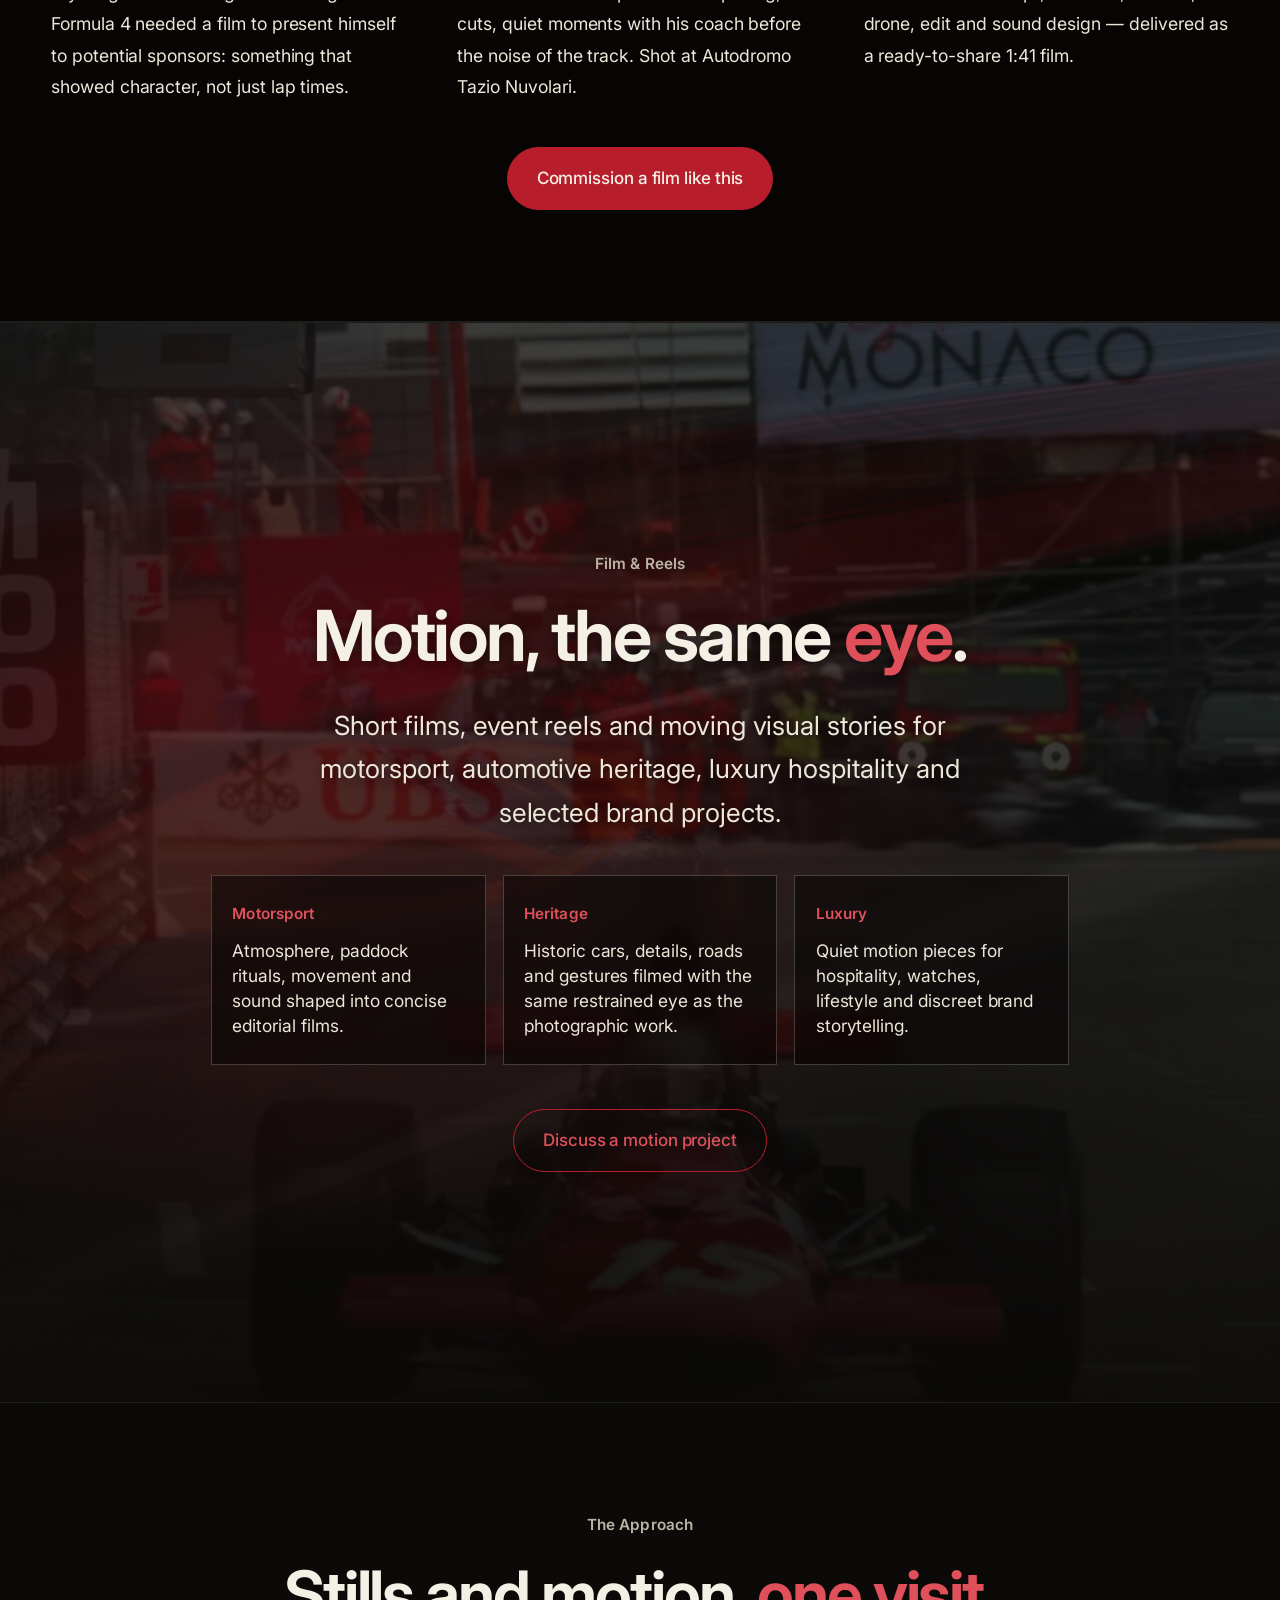
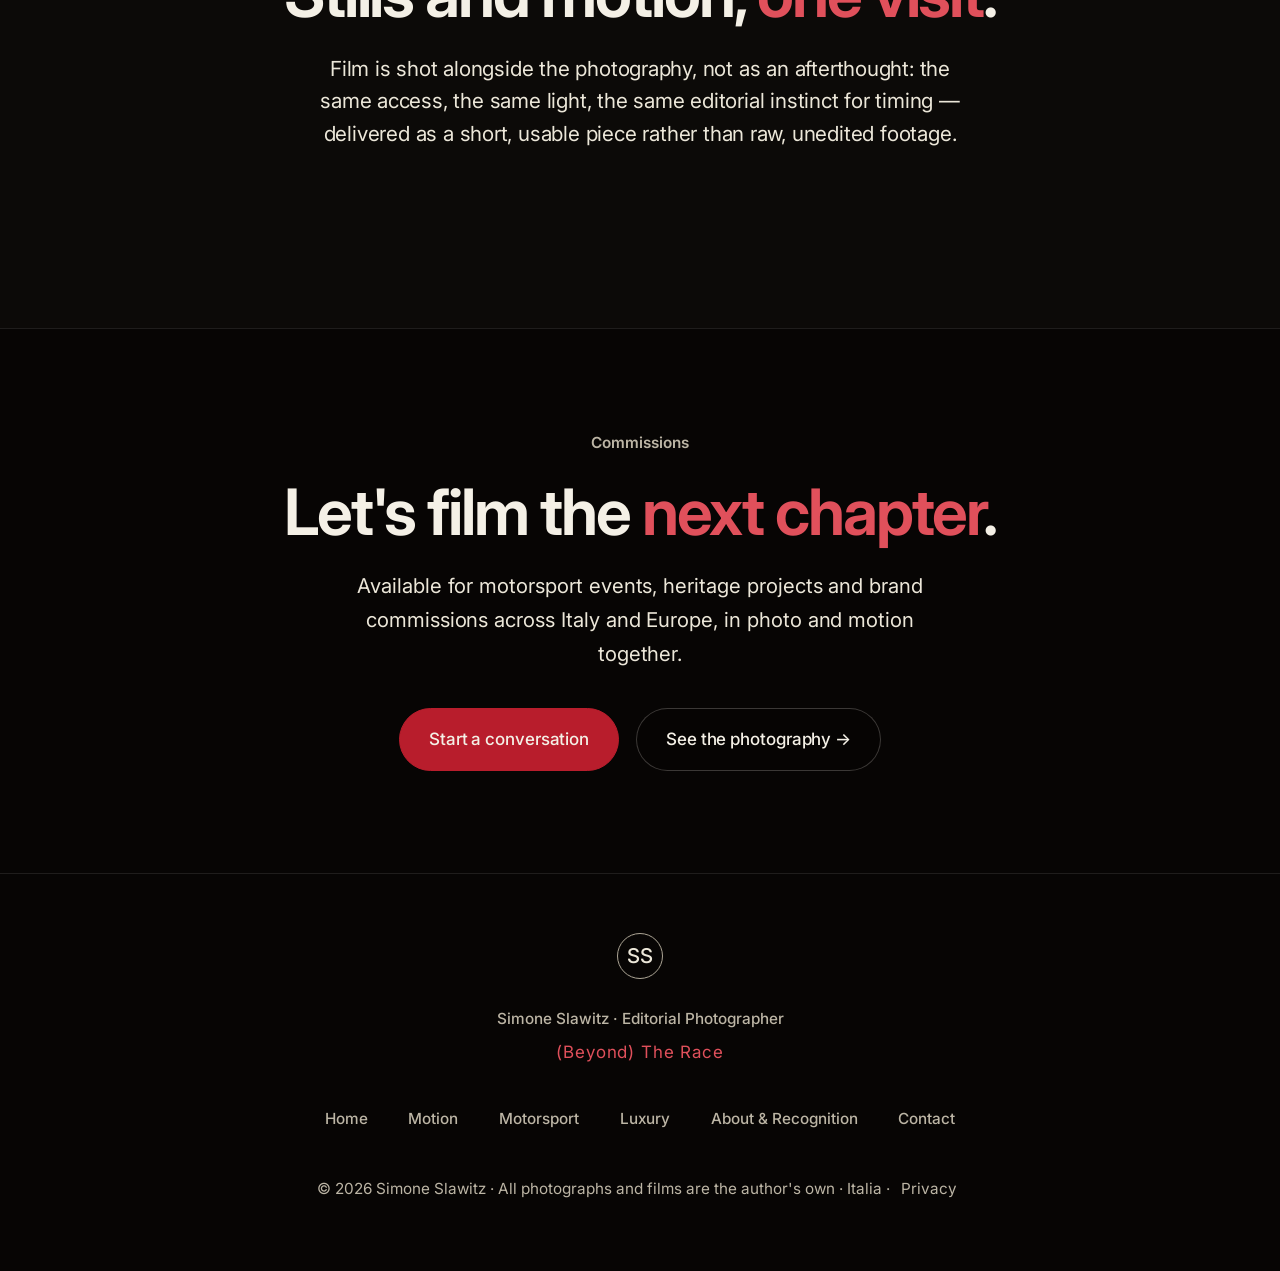
<file: motion.html>
<!DOCTYPE html>
<html lang="en">
<head>
<meta charset="utf-8"/>
<meta content="width=device-width, initial-scale=1.0" name="viewport"/>
<title>Editorial Videomaking — Motorsport Films &amp; Brand Reels | Simone Slawitz</title>
<meta name="description" content="Editorial videomaking by Simone Slawitz: motorsport films, historic car reels and brand motion pieces, shot with the same cinematic eye as his photography."/>
<meta name="author" content="Simone Slawitz"/>
<meta name="robots" content="index, follow, max-image-preview:large"/>
<link rel="canonical" href="https://simoneslawitz.com/motion.html"/>
<meta property="og:title" content="Editorial Videomaking — Simone Slawitz"/>
<meta property="og:description" content="Motorsport films, historic car reels and brand motion pieces shot with the same restraint, timing and atmosphere as the photography."/>
<meta property="og:type" content="website"/>
<meta property="og:url" content="https://simoneslawitz.com/motion.html"/>
<meta property="og:image" content="https://simoneslawitz.com/home-motion.jpg"/>
<meta name="twitter:card" content="summary_large_image"/>
<meta name="twitter:title" content="Editorial Videomaking — Simone Slawitz"/>
<meta name="twitter:description" content="Motorsport films, historic car reels and brand motion pieces shot with the same restraint, timing and atmosphere as the photography."/>
<meta name="twitter:image" content="https://simoneslawitz.com/home-motion.jpg"/>
<script type="application/ld+json">
{
  "@context": "https://schema.org",
  "@graph": [
    {
      "@type": "WebPage",
      "@id": "https://simoneslawitz.com/motion.html#webpage",
      "url": "https://simoneslawitz.com/motion.html",
      "name": "Editorial Videomaking — Motorsport Films & Brand Reels | Simone Slawitz",
      "description": "Editorial videomaking by Simone Slawitz: motorsport films, historic car reels and brand motion pieces, shot with the same cinematic eye as his photography.",
      "isPartOf": {
        "@id": "https://simoneslawitz.com/#website"
      },
      "about": {
        "@id": "https://simoneslawitz.com/#person"
      },
      "inLanguage": "en"
    },
    {
      "@type": "BreadcrumbList",
      "@id": "https://simoneslawitz.com/motion.html#breadcrumb",
      "itemListElement": [
        {
          "@type": "ListItem",
          "position": 1,
          "name": "Home",
          "item": "https://simoneslawitz.com/"
        },
        {
          "@type": "ListItem",
          "position": 2,
          "name": "Motion"
        }
      ]
    },
    {
      "@type": "VideoObject",
      "@id": "https://simoneslawitz.com/motion.html#video",
      "name": "Editorial Motorsport Film — Simone Slawitz",
      "description": "Short editorial film capturing motorsport heritage atmosphere, shot by Simone Slawitz for the Motion portfolio.",
      "thumbnailUrl": "https://simoneslawitz.com/home-motion.jpg",
      "uploadDate": "2026-09-01",
      "contentUrl": "https://simoneslawitz.com/motion-horizontal.mp4",
      "creator": {
        "@id": "https://simoneslawitz.com/#person"
      }
    },
    {
      "@type": "VideoObject",
      "@id": "https://simoneslawitz.com/motion.html#road-to-f4",
      "name": "Road to F4 — a film by Simone Slawitz",
      "description": "Short documentary for a young driver moving from karting to Formula 4, made to present him to potential sponsors. Directed, shot, flown and edited by Simone Slawitz as a one-man crew at Autodromo Tazio Nuvolari.",
      "thumbnailUrl": "https://simoneslawitz.com/road-to-f4.jpg",
      "uploadDate": "2026-11-03",
      "duration": "PT1M41S",
      "contentUrl": "https://simoneslawitz.com/road-to-f4.mp4",
      "url": "https://simoneslawitz.com/motion.html#road-to-f4",
      "creator": {
        "@id": "https://simoneslawitz.com/#person"
      }
    }
  ]
}
</script>
<link href="https://fonts.googleapis.com" rel="preconnect"/>
<link crossorigin="" href="https://fonts.gstatic.com" rel="preconnect"/>
<link href="https://fonts.googleapis.com/css2?family=Inter:wght@400;500;600;700&amp;display=swap" rel="stylesheet"/>
<link rel="stylesheet" href="style.css?v=b53ac82a"/>
<link rel="icon" href="favicon.ico" sizes="any"/>
<link rel="icon" href="favicon-32.png" type="image/png" sizes="32x32"/>
<link rel="icon" href="favicon-16.png" type="image/png" sizes="16x16"/>
<link rel="apple-touch-icon" href="apple-touch-icon.png"/>
<script>
    !function(t,e){var o,n,p,r;e.__SV||(window.posthog=e,e._i=[],e.init=function(i,s,a){function g(t,e){var o=e.split(".");2==o.length&&(t=t[o[0]],e=o[1]),t[e]=function(){t.push([e].concat(Array.prototype.slice.call(arguments,0)))}}(p=t.createElement("script")).type="text/javascript",p.crossOrigin="anonymous",p.async=!0,p.src=s.api_host.replace(".i.posthog.com","-assets.i.posthog.com")+"/static/array.js",(r=t.getElementsByTagName("script")[0]).parentNode.insertBefore(p,r);var u=e;for(void 0!==a?u=e[a]=[]:a="posthog",u.people=u.people||[],Object.defineProperty(u,"toString",{configurable:!0,enumerable:!0,writable:!0,value:function(t){var e="posthog";return"posthog"!==a&&(e+="."+a),t||(e+=" (stub)"),e}}),Object.defineProperty(u.people,"toString",{configurable:!0,enumerable:!0,writable:!0,value:function(){return u.toString(1)+".people (stub)"}}),o="init capture register register_once register_for_session unregister unregister_for_session getFeatureFlag getFeatureFlagResult isFeatureEnabled reloadFeatureFlags updateEarlyAccessFeatureEnrollment getEarlyAccessFeatures on onFeatureFlags onSessionId getSurveys getActiveMatchingSurveys renderSurvey canRenderSurvey getNextSurveyStep identify setPersonProperties group resetGroups setPersonPropertiesForFlags resetPersonPropertiesForFlags setGroupPropertiesForFlags resetGroupPropertiesForFlags reset get_distinct_id getGroups get_session_id get_session_replay_url alias set_config startSessionRecording stopSessionRecording sessionRecordingStarted captureException loadToolbar get_property getSessionProperty createPersonProfile opt_in_capturing opt_out_capturing has_opted_in_capturing has_opted_out_capturing clear_opt_in_out_capturing debug".split(" "),n=0;n<o.length;n++)g(u,o[n]);e._i.push([i,s,a])},e.__SV=1)}(document,window.posthog||[]);
    posthog.init('phc_Cyk9bUE5jib328vtY2F2wsrNcvmgRVMdYw8PGZwSZtoG', {
        api_host: 'https://eu.i.posthog.com',
        defaults: '2026-08-30',
        cookieless_mode: 'always',
    })
</script>
</head>
<body>
<div id="scrollProgress"></div>

<nav id="mainNav">
  <a class="brand" href="index.html">
    <div class="monogram">SS</div>
    <div class="brand-name">
      Simone Slawitz
      <small>(Beyond) The Race</small>
    </div>
  </a>
  <div aria-label="Language selector" class="lang-switch"><button data-lang-btn="en" type="button">EN</button><button data-lang-btn="it" type="button">IT</button></div>
  <button class="nav-toggle" aria-label="Toggle menu" aria-expanded="false">☰</button>
  <div class="nav-links">
    <a href="index.html">Home</a>
    <a class="active" href="motion.html">Motion</a>
    <a href="motorsport.html">Motorsport</a>
    <a href="luxury.html">Luxury</a>
    <a href="about.html" data-en="About &amp; Recognition" data-it="Chi sono &amp; Riconoscimenti">About &amp; Recognition</a>
    <a class="nav-cta" href="contact.html" data-en="Contact" data-it="Contatti">Contact</a>
  </div>
</nav>

<!-- ========== PAGE HEAD ========== -->
<header class="page-head">
  <div class="kicker" data-en="Portfolio · Moving Image" data-it="Portfolio · Immagine in Movimento">Portfolio · Moving Image</div>
  <h1>Editorial <em>Motion</em></h1>
  <p class="lead" data-en="Short films and event reels for motorsport heritage, historic cars and luxury brands — shot with the same restraint, timing and atmosphere as the photography." data-it="Short film e reel per motorsport heritage, auto storiche e brand luxury — girati con la stessa misura, timing e atmosfera della fotografia.">Short films and event reels for motorsport heritage, historic cars and luxury brands — shot with the same restraint, timing and atmosphere as the photography.</p>
</header>

<!-- ========== FEATURED FILM ========== -->
<section class="film-feature film-feature--page" id="road-to-f4" style="border-top:none">
  <div class="section-header reveal">
    <div class="kicker" data-en="Featured Film · 2026" data-it="Film in Evidenza · 2026">Featured Film · 2026</div>
    <h2 class="section-title" data-en="Road to <em>F4</em>." data-it="Road to <em>F4</em>.">Road to <em>F4</em>.</h2>
  </div>
  <div class="film-player film-player--wide reveal">
    <video class="film-video" playsinline preload="none" poster="road-to-f4.jpg" aria-label="Road to F4 — a film by Simone Slawitz">
      <source src="road-to-f4.mp4" type="video/mp4"/>
    </video>
    <button class="film-play" type="button" aria-label="Play the film Road to F4"><span class="yt-play" aria-hidden="true"></span></button>
    <span class="yt-dur">1:41</span>
  </div>
  <div class="film-brief reveal">
    <div class="film-brief-col">
      <div class="motion-kicker" data-en="The brief" data-it="Il brief">The brief</div>
      <p data-en="A young driver moving from karting to Formula 4 needed a film to present himself to potential sponsors: something that showed character, not just lap times." data-it="Un giovane pilota che passa dal kart alla Formula 4 aveva bisogno di un film per presentarsi ai potenziali sponsor: qualcosa che mostrasse il carattere, non solo i tempi sul giro.">A young driver moving from karting to Formula 4 needed a film to present himself to potential sponsors: something that showed character, not just lap times.</p>
    </div>
    <div class="film-brief-col">
      <div class="motion-kicker" data-en="The approach" data-it="L'approccio">The approach</div>
      <p data-en="Cinema rather than promo: slow pacing, few cuts, quiet moments with his coach before the noise of the track. Shot at Autodromo Tazio Nuvolari." data-it="Cinema, non promo: ritmo lento, pochi tagli, momenti silenziosi con il coach prima del rumore della pista. Girato all'Autodromo Tazio Nuvolari.">Cinema rather than promo: slow pacing, few cuts, quiet moments with his coach before the noise of the track. Shot at Autodromo Tazio Nuvolari.</p>
    </div>
    <div class="film-brief-col">
      <div class="motion-kicker" data-en="My role" data-it="Il mio ruolo">My role</div>
      <p data-en="One-man crew: script, direction, camera, drone, edit and sound design — delivered as a ready-to-share 1:41 film." data-it="One-man crew: script, regia, camera, drone, montaggio e sound design — consegnato come film di 1:41 pronto da condividere.">One-man crew: script, direction, camera, drone, edit and sound design — delivered as a ready-to-share 1:41 film.</p>
    </div>
  </div>
  <div class="btn-row reveal" style="justify-content:center;margin-top:2.6rem">
    <a class="btn" href="contact.html?topic=motion#enquiry" data-en="Commission a film like this" data-it="Commissiona un film così">Commission a film like this</a>
  </div>
</section>

<!-- ========== MOTION ========== -->
<section class="motion" id="motion" aria-label="Editorial videomaking">
  <div class="motion-video-bg" aria-hidden="true">
    <div class="motion-fallback"></div>
    <video class="motion-video motion-video-horizontal" autoplay muted loop playsinline preload="none" poster="home-motion.jpg">
      <source src="motion-horizontal.mp4" type="video/mp4"/>
    </video>
    <video class="motion-video motion-video-vertical" autoplay muted loop playsinline preload="none" poster="home-motion.jpg">
      <source src="https://res.cloudinary.com/pf5ixp1h/video/upload/c_fill,g_auto,h_720,w_405/f_auto/q_auto/v1793788825/simone-slawitz/simone-slawitz/motion-horizontal.mp4" type="video/mp4"/>
    </video>
  </div>
  <div class="motion-content">
    <div class="kicker" data-en="Film &amp; Reels" data-it="Film &amp; Reel">Film &amp; Reels</div>
    <h2 data-en="Motion, the same <em>eye</em>." data-it="Motion, lo stesso <em>sguardo</em>.">Motion, the same <em>eye</em>.</h2>
    <p class="motion-lead" data-en="Short films, event reels and moving visual stories for motorsport, automotive heritage, luxury hospitality and selected brand projects." data-it="Short film, reel evento e storie visive in movimento per motorsport, heritage automobilistico, hospitality di lusso e progetti di brand selezionati.">Short films, event reels and moving visual stories for motorsport, automotive heritage, luxury hospitality and selected brand projects.</p>
    <div class="motion-fields">
      <div class="motion-field">
        <div class="motion-kicker">Motorsport</div>
        <p data-en="Atmosphere, paddock rituals, movement and sound shaped into concise editorial films." data-it="Atmosfera, rituali del paddock, movimento e suono trasformati in film editoriali essenziali.">Atmosphere, paddock rituals, movement and sound shaped into concise editorial films.</p>
      </div>
      <div class="motion-field">
        <div class="motion-kicker">Heritage</div>
        <p data-en="Historic cars, details, roads and gestures filmed with the same restrained eye as the photographic work." data-it="Auto storiche, dettagli, strade e gesti filmati con lo stesso sguardo misurato del lavoro fotografico.">Historic cars, details, roads and gestures filmed with the same restrained eye as the photographic work.</p>
      </div>
      <div class="motion-field">
        <div class="motion-kicker">Luxury</div>
        <p data-en="Quiet motion pieces for hospitality, watches, lifestyle and discreet brand storytelling." data-it="Contenuti video misurati per hospitality, orologi, lifestyle e storytelling di brand discreto.">Quiet motion pieces for hospitality, watches, lifestyle and discreet brand storytelling.</p>
      </div>
    </div>
    <a class="btn outline-red" href="contact.html?topic=motion#enquiry" data-en="Discuss a motion project" data-it="Parliamo di un progetto video">Discuss a motion project</a>
  </div>
</section>

<!-- ========== APPROACH ========== -->
<section>
  <div class="section-header reveal">
    <div class="kicker" data-en="The Approach" data-it="L'Approccio">The Approach</div>
    <h2 class="section-title" data-en="Stills and motion, <em>one visit</em>." data-it="Foto e video, <em>un solo sopralluogo</em>.">Stills and motion, <em>one visit</em>.</h2>
    <p class="section-desc" data-en="Film is shot alongside the photography, not as an afterthought: the same access, the same light, the same editorial instinct for timing — delivered as a short, usable piece rather than raw, unedited footage." data-it="Il video viene girato insieme alla fotografia, non come ripensamento: lo stesso accesso, la stessa luce, lo stesso istinto editoriale per il timing — consegnato come un pezzo breve e pronto all'uso, non come girato grezzo.">Film is shot alongside the photography, not as an afterthought: the same access, the same light, the same editorial instinct for timing — delivered as a short, usable piece rather than raw, unedited footage.</p>
  </div>
</section>

<!-- ========== CTA ========== -->
<section class="cta-band">
  <div class="kicker reveal" data-en="Commissions" data-it="Collaborazioni">Commissions</div>
  <h2 class="reveal" data-en="Let's film the <em>next chapter</em>." data-it="Giriamo il <em>prossimo capitolo</em>.">Let's film the <em>next chapter</em>.</h2>
  <p class="reveal" data-en="Available for motorsport events, heritage projects and brand commissions across Italy and Europe, in photo and motion together." data-it="Disponibile per eventi motorsport, progetti heritage e collaborazioni brand in Italia e in Europa, in foto e video insieme.">Available for motorsport events, heritage projects and brand commissions across Italy and Europe, in photo and motion together.</p>
  <div class="btn-row reveal">
    <a class="btn" href="contact.html?topic=motion#enquiry" data-en="Start a conversation" data-it="Inizia una conversazione">Start a conversation</a>
    <a class="btn ghost" href="motorsport.html" data-en="See the photography →" data-it="Guarda le fotografie →">See the photography →</a>
  </div>
</section>

<!-- ========== FOOTER ========== -->
<footer>
  <div class="colophon-mark">SS</div>
  <div class="colophon-text">
    Simone Slawitz · <span data-en="Editorial Photographer" data-it="Fotografo Editoriale">Editorial Photographer</span>
    <em>(Beyond) The Race</em>
  </div>
  <div class="footer-nav">
    <a href="index.html">Home</a>
    <a href="motion.html">Motion</a>
    <a href="motorsport.html">Motorsport</a>
    <a href="luxury.html">Luxury</a>
    <a href="about.html" data-en="About &amp; Recognition" data-it="Chi sono &amp; Riconoscimenti">About &amp; Recognition</a>
    <a href="contact.html" data-en="Contact" data-it="Contatti">Contact</a>
  </div>
  <div class="colophon-fineprint">
    © 2026 Simone Slawitz · <span data-en="All photographs and films are the author's own" data-it="Tutte le fotografie e i video sono dell'autore">All photographs and films are the author's own</span> · Italia · <a href="privacy.html">Privacy</a>
  </div>
</footer>

<script src="site.js?v=66c65bfa"></script>
</body>
</html>
</file>
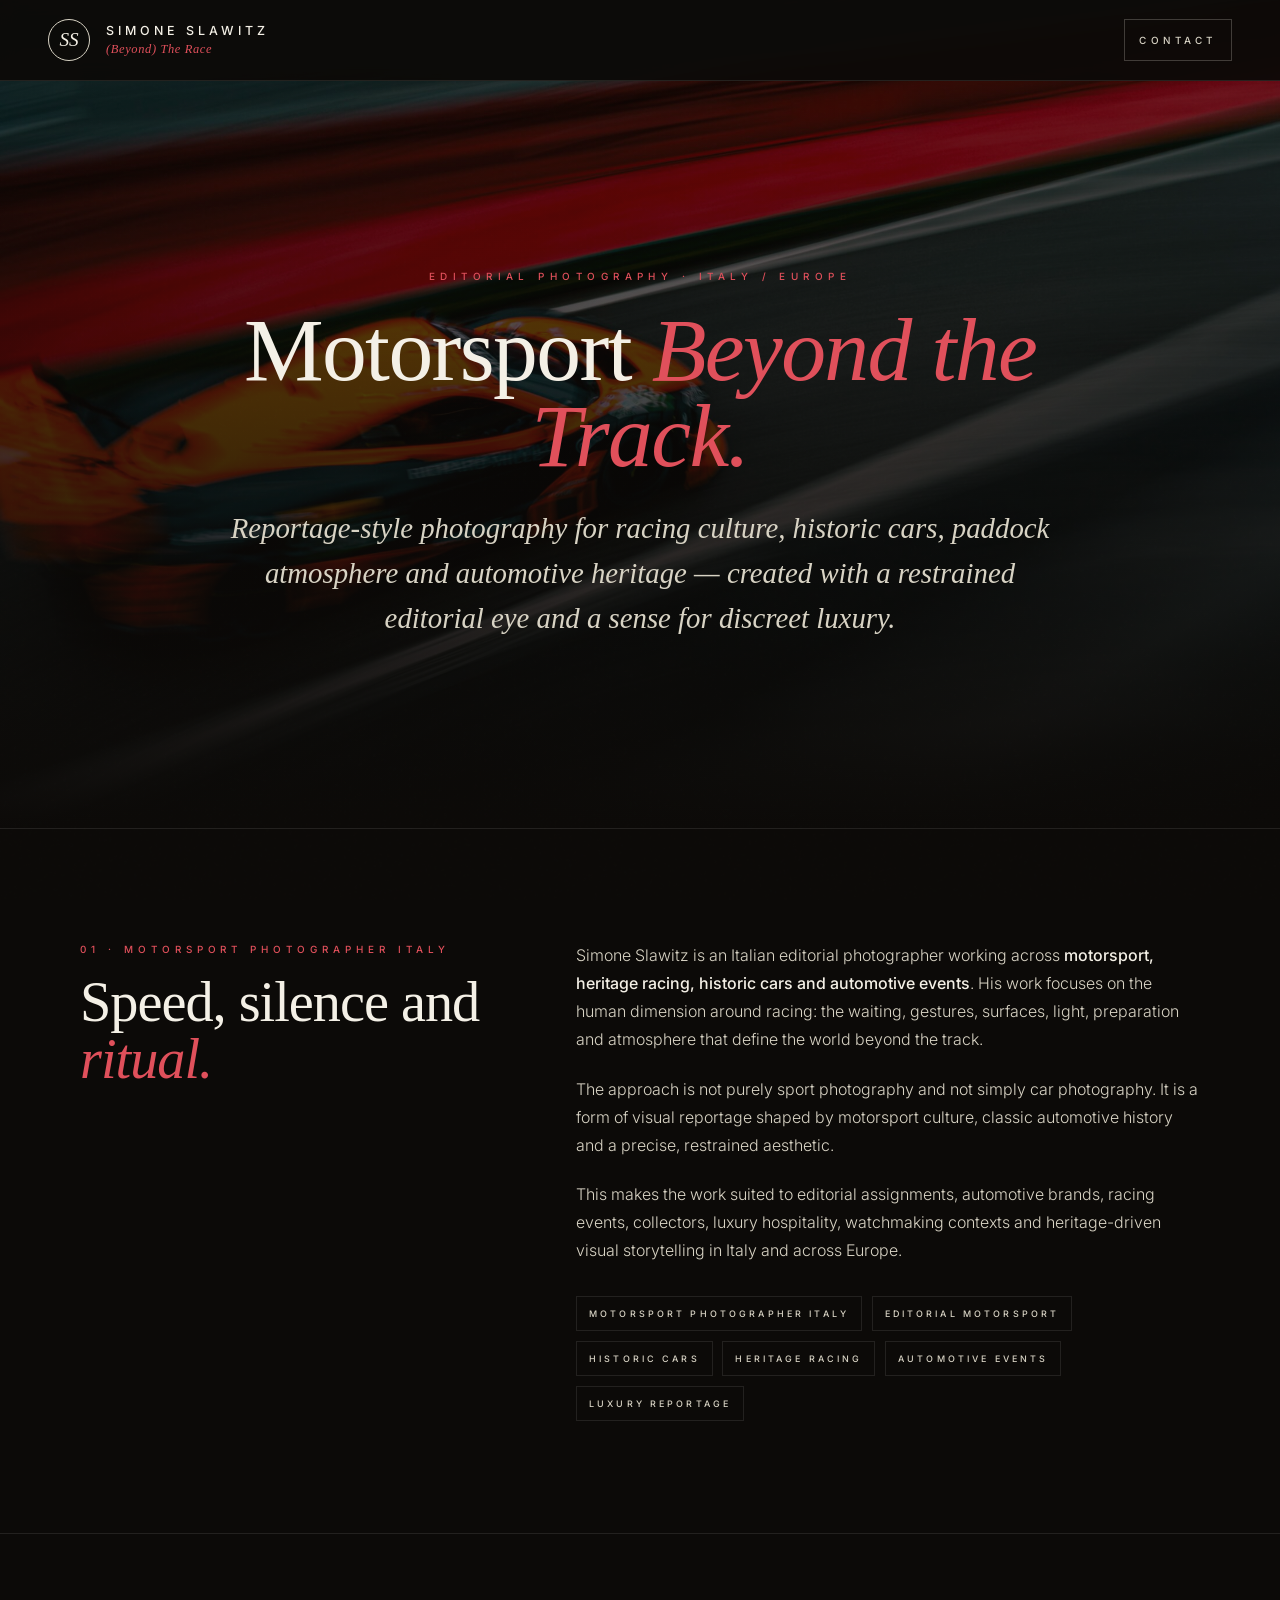
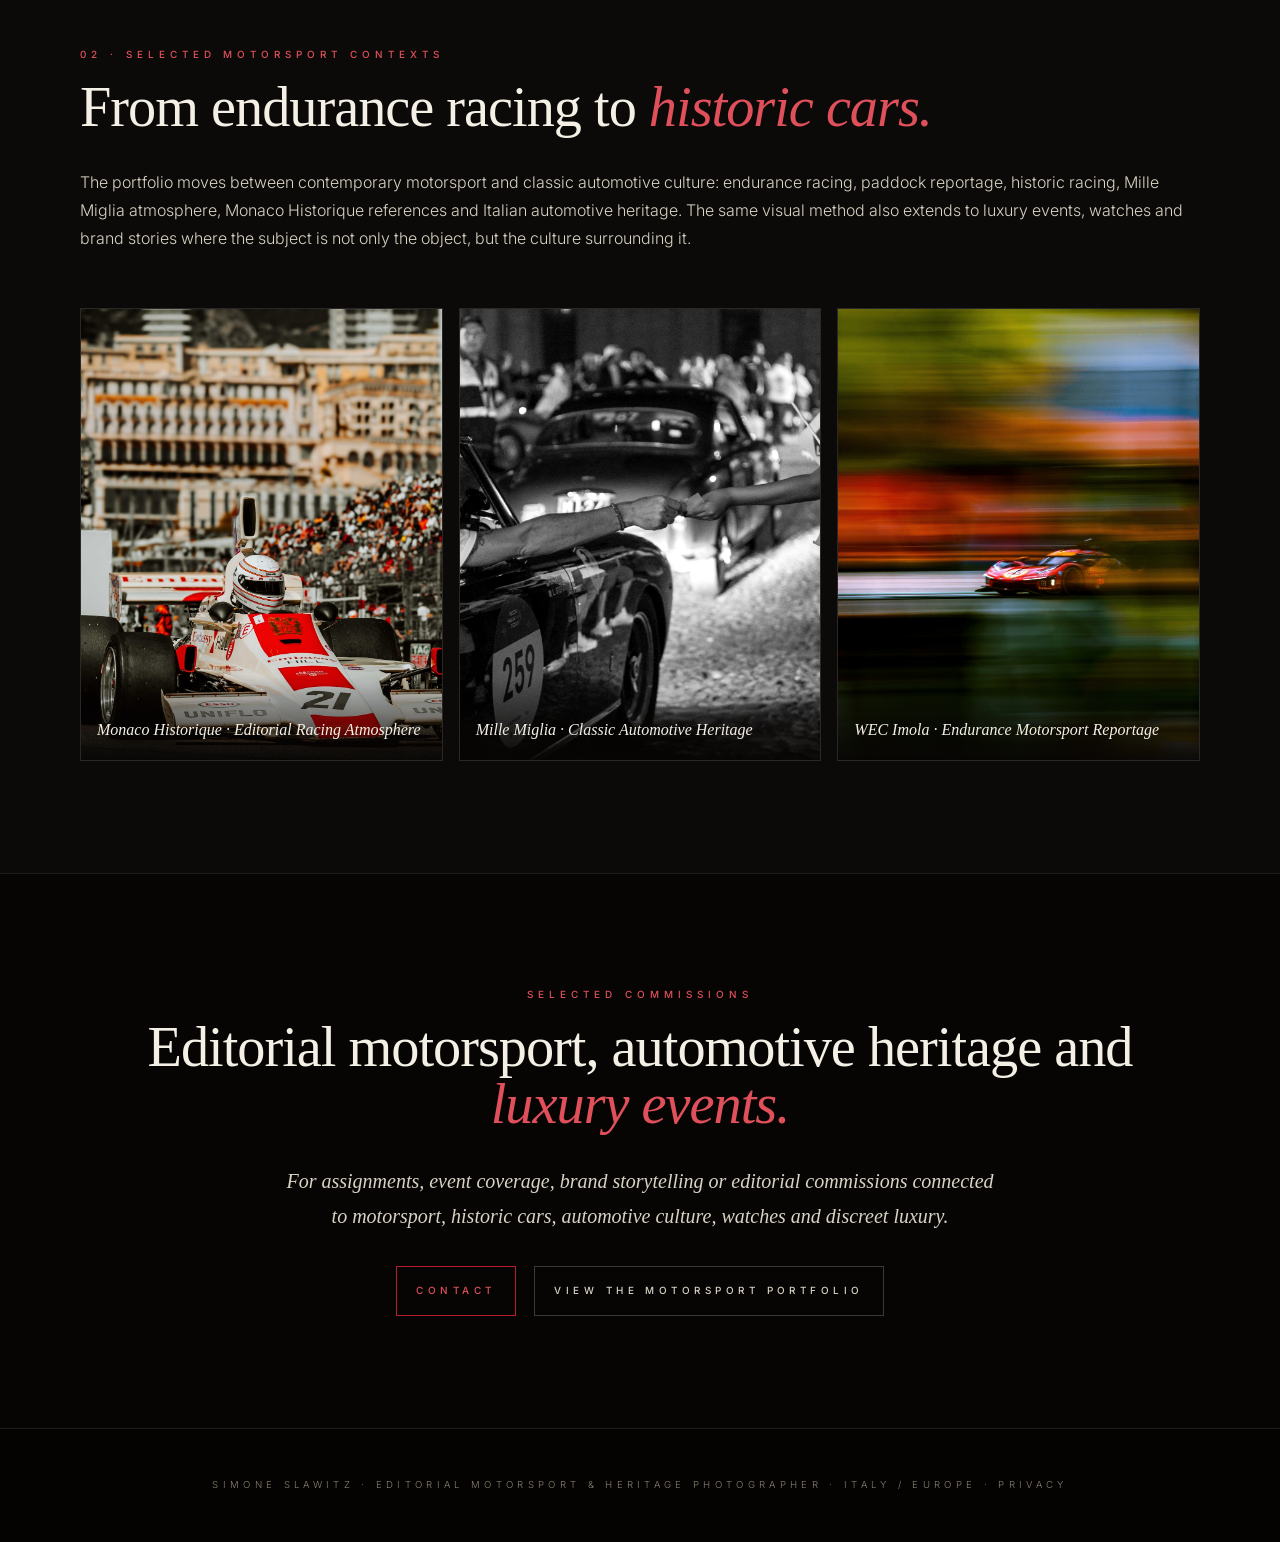
<file: motorsport-photography.html>
<!DOCTYPE html>
<html lang="en">
<head>
<meta charset="utf-8"/>
<meta name="viewport" content="width=device-width, initial-scale=1.0"/>
<title>Editorial Motorsport Photographer in Italy — Simone Slawitz</title>
<meta name="description" content="Editorial motorsport photography in Italy by Simone Slawitz. Reportage-style visual storytelling for racing culture, historic cars, heritage events, paddock atmosphere and automotive commissions."/>
<meta name="robots" content="index, follow, max-image-preview:large"/>
<link rel="canonical" href="https://simoneslawitz.com/motorsport-photography.html"/>
<meta property="og:title" content="Editorial Motorsport Photographer in Italy — Simone Slawitz"/>
<meta property="og:description" content="Motorsport heritage, historic cars, paddock atmosphere and editorial automotive reportage by Italian photographer Simone Slawitz."/>
<meta property="og:type" content="article"/>
<meta property="og:url" content="https://simoneslawitz.com/motorsport-photography.html"/>
<meta property="og:image" content="https://simoneslawitz.com/hero.jpg"/>
<meta name="twitter:card" content="summary_large_image"/>
<meta name="twitter:title" content="Editorial Motorsport Photographer in Italy — Simone Slawitz"/>
<meta name="twitter:description" content="Editorial motorsport photography for racing culture, historic cars, heritage events and automotive commissions."/>
<meta name="twitter:image" content="https://simoneslawitz.com/hero.jpg"/>
<script type="application/ld+json">
{
  "@context": "https://schema.org",
  "@type": "WebPage",
  "@id": "https://simoneslawitz.com/motorsport-photography.html#webpage",
  "url": "https://simoneslawitz.com/motorsport-photography.html",
  "name": "Editorial Motorsport Photographer in Italy — Simone Slawitz",
  "description": "Editorial motorsport photography in Italy by Simone Slawitz, focused on heritage racing, historic cars, paddock atmosphere, automotive events and reportage.",
  "isPartOf": {
    "@type": "WebSite",
    "@id": "https://simoneslawitz.com/#website",
    "url": "https://simoneslawitz.com/",
    "name": "Simone Slawitz — (Beyond) The Race"
  },
  "author": {
    "@type": "Person",
    "@id": "https://simoneslawitz.com/#person",
    "name": "Simone Slawitz",
    "url": "https://simoneslawitz.com/"
  },
  "about": [
    "Editorial motorsport photography",
    "Motorsport photographer Italy",
    "Historic cars",
    "Heritage racing",
    "Automotive event photography",
    "Mille Miglia",
    "Monaco Historique",
    "WEC Imola",
    "Luxury automotive events"
  ],
  "primaryImageOfPage": {
    "@type": "ImageObject",
    "url": "https://simoneslawitz.com/hero.jpg",
    "caption": "Editorial motorsport photography by Simone Slawitz"
  }
}
</script>
<link rel="preconnect" href="https://fonts.googleapis.com"/>
<link rel="preconnect" href="https://fonts.gstatic.com" crossorigin/>
<link href="https://fonts.googleapis.com/css2?family=Inter:wght@400;500;600;700&amp;display=swap" rel="stylesheet"/>
<style>
:root{
  --bg:#0c0a08;--bg-2:#131110;--fg:#f4f0e6;--fg-soft:#d8d3c4;--fg-muted:#8a8272;--rosso:#b81d2c;--rosso-text:#e0505b;--line:rgba(244,240,230,0.10);--line-strong:rgba(244,240,230,0.22);
}
*{margin:0;padding:0;box-sizing:border-box}
html{scroll-behavior:smooth}
body{background:var(--bg);color:var(--fg);font-family:'Inter',-apple-system,sans-serif;font-weight:300;line-height:1.75;-webkit-font-smoothing:antialiased}
body::before{content:'';position:fixed;inset:0;pointer-events:none;z-index:1;background-image:url("data:image/svg+xml,%3Csvg viewBox='0 0 200 200' xmlns='http://www.w3.org/2000/svg'%3E%3Cfilter id='n'%3E%3CfeTurbulence baseFrequency='0.9' numOctaves='2'/%3E%3C/filter%3E%3Crect width='100%25' height='100%25' filter='url(%23n)' opacity='0.45'/%3E%3C/svg%3E");opacity:.035;mix-blend-mode:overlay}
a{color:inherit;text-decoration:none}
img{display:block;max-width:100%}
nav{position:fixed;top:0;left:0;right:0;z-index:100;padding:1.2rem 3rem;display:flex;justify-content:space-between;align-items:center;background:rgba(12,10,8,.94);backdrop-filter:blur(10px);border-bottom:1px solid var(--line)}
.brand{display:flex;align-items:center;gap:1rem}
.monogram{width:42px;height:42px;border:1px solid var(--fg-soft);border-radius:50%;display:flex;align-items:center;justify-content:center;font-family:'Bodoni Moda',serif;font-style:italic;font-size:1.2rem}
.brand-name{font-weight:500;font-size:.78rem;letter-spacing:.32em;text-transform:uppercase;line-height:1.1}
.brand-name small{display:block;font-family:'Cormorant Garamond',serif;font-style:italic;font-size:.78rem;letter-spacing:.05em;color:var(--rosso-text);text-transform:none;margin-top:.3rem}
.nav-link{font-weight:500;font-size:.62rem;letter-spacing:.42em;text-transform:uppercase;color:var(--fg-soft);border:1px solid var(--line-strong);padding:.7rem .9rem;transition:.3s}
.nav-link:hover{border-color:var(--rosso);color:var(--rosso-text)}
.hero{min-height:92vh;position:relative;display:flex;align-items:center;justify-content:center;overflow:hidden;background:#070504}
.hero-bg{position:absolute;inset:0;background:url('hero.jpg') center/cover no-repeat;opacity:.62;filter:contrast(1.08) saturate(.98)}
.hero::after{content:'';position:absolute;inset:0;background:linear-gradient(180deg,rgba(12,10,8,.25),rgba(12,10,8,.72) 65%,var(--bg) 100%)}
.hero-content{position:relative;z-index:2;max-width:1050px;padding:8rem 2rem 3rem;text-align:center}
.kicker{font-weight:500;font-size:.62rem;letter-spacing:.55em;text-transform:uppercase;color:var(--rosso-text);margin-bottom:1.4rem}
h1{font-family:'Bodoni Moda',serif;font-weight:400;font-size:clamp(3rem,7vw,6.8rem);line-height:.95;letter-spacing:-.018em;margin-bottom:1.8rem}
h1 em{font-style:italic;color:var(--rosso-text);font-weight:500}
.lead{font-family:'Cormorant Garamond',serif;font-style:italic;font-size:clamp(1.25rem,2.4vw,1.8rem);line-height:1.55;color:var(--fg-soft);max-width:820px;margin:0 auto}
main{position:relative;z-index:2}
.section{padding:7rem 3rem;border-top:1px solid var(--line)}
.inner{max-width:1120px;margin:0 auto}
.grid{display:grid;grid-template-columns:4fr 6fr;gap:5rem;align-items:start}
.marker{font-weight:500;font-size:.62rem;letter-spacing:.5em;text-transform:uppercase;color:var(--rosso-text);margin-bottom:1rem}
h2{font-family:'Bodoni Moda',serif;font-weight:400;font-size:clamp(2.2rem,4.4vw,4rem);line-height:1;letter-spacing:-.018em;margin-bottom:2rem}
h2 em{font-style:italic;color:var(--rosso-text)}
.copy p{color:var(--fg-soft);font-size:1rem;margin-bottom:1.35rem}
.copy strong{color:var(--fg);font-weight:500}
.gallery{display:grid;grid-template-columns:repeat(3,1fr);gap:1rem;margin-top:3.5rem}
.gallery figure{position:relative;aspect-ratio:4/5;overflow:hidden;border:1px solid var(--line);background:var(--bg-2)}
.gallery img{width:100%;height:100%;object-fit:cover;filter:contrast(1.05) saturate(.95);transition:transform .8s ease}
.gallery figure:hover img{transform:scale(1.04)}
figcaption{position:absolute;left:0;right:0;bottom:0;padding:2.5rem 1rem 1rem;background:linear-gradient(180deg,transparent,rgba(7,5,4,.95));font-family:'Cormorant Garamond',serif;font-style:italic;color:var(--fg)}
.keywords{display:flex;flex-wrap:wrap;gap:.6rem;margin-top:2rem}
.keywords span{font-weight:500;font-size:.56rem;letter-spacing:.35em;text-transform:uppercase;color:var(--fg-soft);border:1px solid var(--line);padding:.55rem .75rem}
.cta{text-align:center;background:#070504}
.cta p{font-family:'Cormorant Garamond',serif;font-style:italic;font-size:1.25rem;color:var(--fg-soft);max-width:720px;margin:0 auto 2rem}
.button{display:inline-block;border:1px solid var(--rosso);color:var(--rosso-text);padding:.95rem 1.2rem;font-weight:500;font-size:.62rem;letter-spacing:.45em;text-transform:uppercase;transition:.3s}
.button:hover{background:var(--rosso);color:var(--fg)}
footer{padding:3rem;text-align:center;border-top:1px solid var(--line);background:#040302;color:var(--fg-muted);font-size:.6rem;letter-spacing:.45em;text-transform:uppercase}
@media(max-width:850px){nav{padding:1rem 1.2rem}.brand-name{font-size:.66rem}.nav-link{font-size:.54rem;padding:.6rem}.grid{grid-template-columns:1fr;gap:2.5rem}.gallery{grid-template-columns:1fr}.section{padding:5rem 1.4rem}.hero-content{padding:7rem 1.4rem 2rem}}
</style>
<link rel="icon" href="favicon.ico" sizes="any"/>
<link rel="icon" href="favicon-32.png" type="image/png" sizes="32x32"/>
<link rel="icon" href="favicon-16.png" type="image/png" sizes="16x16"/>
<link rel="apple-touch-icon" href="apple-touch-icon.png"/>
<script>
    !function(t,e){var o,n,p,r;e.__SV||(window.posthog=e,e._i=[],e.init=function(i,s,a){function g(t,e){var o=e.split(".");2==o.length&&(t=t[o[0]],e=o[1]),t[e]=function(){t.push([e].concat(Array.prototype.slice.call(arguments,0)))}}(p=t.createElement("script")).type="text/javascript",p.crossOrigin="anonymous",p.async=!0,p.src=s.api_host.replace(".i.posthog.com","-assets.i.posthog.com")+"/static/array.js",(r=t.getElementsByTagName("script")[0]).parentNode.insertBefore(p,r);var u=e;for(void 0!==a?u=e[a]=[]:a="posthog",u.people=u.people||[],Object.defineProperty(u,"toString",{configurable:!0,enumerable:!0,writable:!0,value:function(t){var e="posthog";return"posthog"!==a&&(e+="."+a),t||(e+=" (stub)"),e}}),Object.defineProperty(u.people,"toString",{configurable:!0,enumerable:!0,writable:!0,value:function(){return u.toString(1)+".people (stub)"}}),o="init capture register register_once register_for_session unregister unregister_for_session getFeatureFlag getFeatureFlagResult isFeatureEnabled reloadFeatureFlags updateEarlyAccessFeatureEnrollment getEarlyAccessFeatures on onFeatureFlags onSessionId getSurveys getActiveMatchingSurveys renderSurvey canRenderSurvey getNextSurveyStep identify setPersonProperties group resetGroups setPersonPropertiesForFlags resetPersonPropertiesForFlags setGroupPropertiesForFlags resetGroupPropertiesForFlags reset get_distinct_id getGroups get_session_id get_session_replay_url alias set_config startSessionRecording stopSessionRecording sessionRecordingStarted captureException loadToolbar get_property getSessionProperty createPersonProfile opt_in_capturing opt_out_capturing has_opted_in_capturing has_opted_out_capturing clear_opt_in_out_capturing debug".split(" "),n=0;n<o.length;n++)g(u,o[n]);e._i.push([i,s,a])},e.__SV=1)}(document,window.posthog||[]);
    posthog.init('phc_Cyk9bUE5jib328vtY2F2wsrNcvmgRVMdYw8PGZwSZtoG', {
        api_host: 'https://eu.i.posthog.com',
        defaults: '2026-08-30',
        cookieless_mode: 'always',
    })
</script>
</head>
<body>
<nav>
  <a class="brand" href="https://simoneslawitz.com/" aria-label="Back to Simone Slawitz portfolio homepage">
    <div class="monogram">SS</div>
    <div class="brand-name">Simone Slawitz<small>(Beyond) The Race</small></div>
  </a>
  <a class="nav-link" href="https://simoneslawitz.com/contact.html">Contact</a>
</nav>

<header class="hero">
  <div class="hero-bg" role="img" aria-label="Editorial motorsport photography by Simone Slawitz"></div>
  <div class="hero-content">
    <div class="kicker">Editorial Photography · Italy / Europe</div>
    <h1>Motorsport <em>Beyond the Track.</em></h1>
    <p class="lead">Reportage-style photography for racing culture, historic cars, paddock atmosphere and automotive heritage — created with a restrained editorial eye and a sense for discreet luxury.</p>
  </div>
</header>

<main>
  <section class="section">
    <div class="inner grid">
      <div>
        <div class="marker">01 · Motorsport Photographer Italy</div>
        <h2>Speed, silence and <em>ritual.</em></h2>
      </div>
      <div class="copy">
        <p>Simone Slawitz is an Italian editorial photographer working across <strong>motorsport, heritage racing, historic cars and automotive events</strong>. His work focuses on the human dimension around racing: the waiting, gestures, surfaces, light, preparation and atmosphere that define the world beyond the track.</p>
        <p>The approach is not purely sport photography and not simply car photography. It is a form of visual reportage shaped by motorsport culture, classic automotive history and a precise, restrained aesthetic.</p>
        <p>This makes the work suited to editorial assignments, automotive brands, racing events, collectors, luxury hospitality, watchmaking contexts and heritage-driven visual storytelling in Italy and across Europe.</p>
        <div class="keywords" aria-label="Photography specialisations">
          <span>Motorsport Photographer Italy</span>
          <span>Editorial Motorsport</span>
          <span>Historic Cars</span>
          <span>Heritage Racing</span>
          <span>Automotive Events</span>
          <span>Luxury Reportage</span>
        </div>
      </div>
    </div>
  </section>

  <section class="section">
    <div class="inner">
      <div class="marker">02 · Selected Motorsport Contexts</div>
      <h2>From endurance racing to <em>historic cars.</em></h2>
      <div class="copy">
        <p>The portfolio moves between contemporary motorsport and classic automotive culture: endurance racing, paddock reportage, historic racing, Mille Miglia atmosphere, Monaco Historique references and Italian automotive heritage. The same visual method also extends to luxury events, watches and brand stories where the subject is not only the object, but the culture surrounding it.</p>
      </div>
      <div class="gallery">
        <figure>
          <img src="monaco-01.jpg" alt="Monaco Historique editorial motorsport photography by Simone Slawitz">
          <figcaption>Monaco Historique · Editorial Racing Atmosphere</figcaption>
        </figure>
        <figure>
          <img src="mille-01.jpg" alt="Mille Miglia classic car photography in Italy by Simone Slawitz">
          <figcaption>Mille Miglia · Classic Automotive Heritage</figcaption>
        </figure>
        <figure>
          <img src="wec-01.jpg" alt="WEC Imola motorsport reportage photography by Simone Slawitz">
          <figcaption>WEC Imola · Endurance Motorsport Reportage</figcaption>
        </figure>
      </div>
    </div>
  </section>

  <section class="section cta">
    <div class="inner">
      <div class="marker">Selected Commissions</div>
      <h2>Editorial motorsport, automotive heritage and <em>luxury events.</em></h2>
      <p>For assignments, event coverage, brand storytelling or editorial commissions connected to motorsport, historic cars, automotive culture, watches and discreet luxury.</p>
      <a class="button" href="https://simoneslawitz.com/contact.html">Contact</a> <a class="button" style="margin-left:.9rem;border-color:var(--line-strong);color:var(--fg-soft)" href="https://simoneslawitz.com/motorsport.html">View the Motorsport Portfolio</a>
    </div>
  </section>
</main>

<footer>
  Simone Slawitz · Editorial Motorsport & Heritage Photographer · Italy / Europe · <a href="privacy.html">Privacy</a>
</footer>
</body>
</html>
</file>
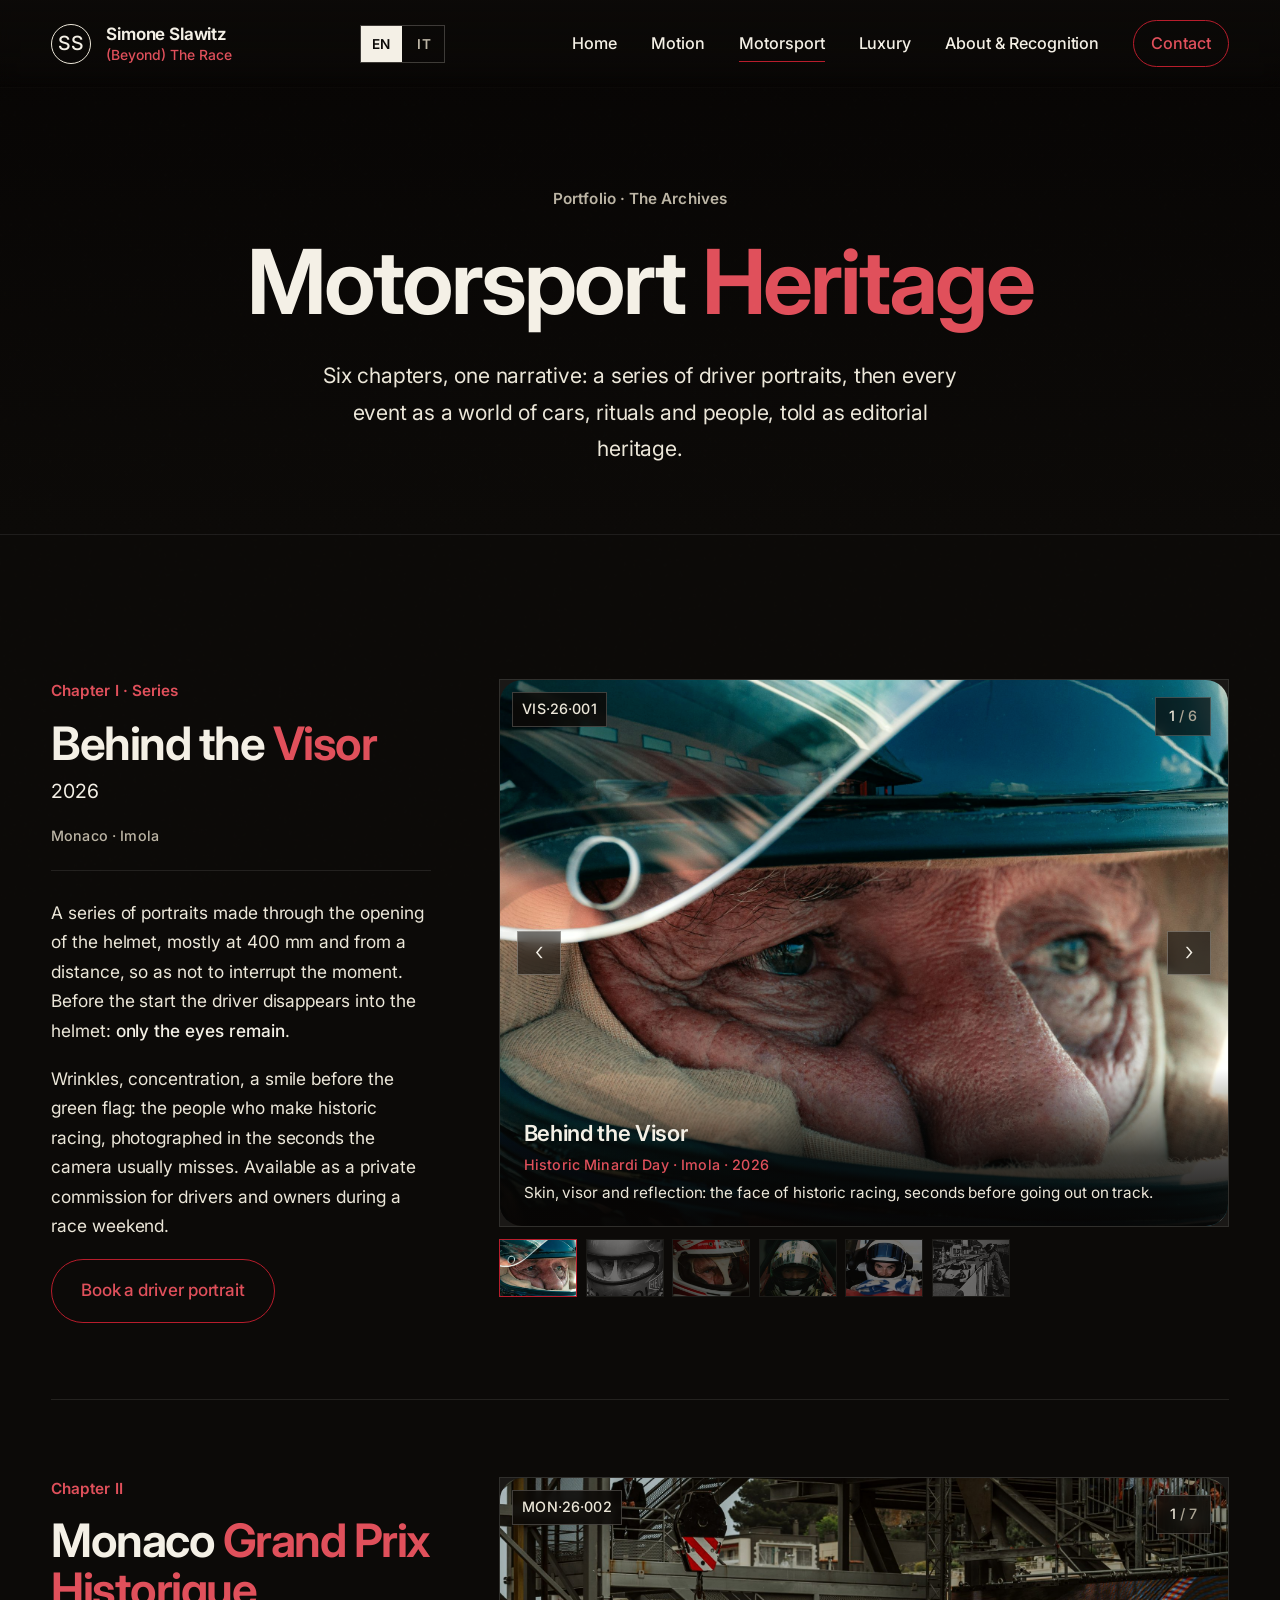
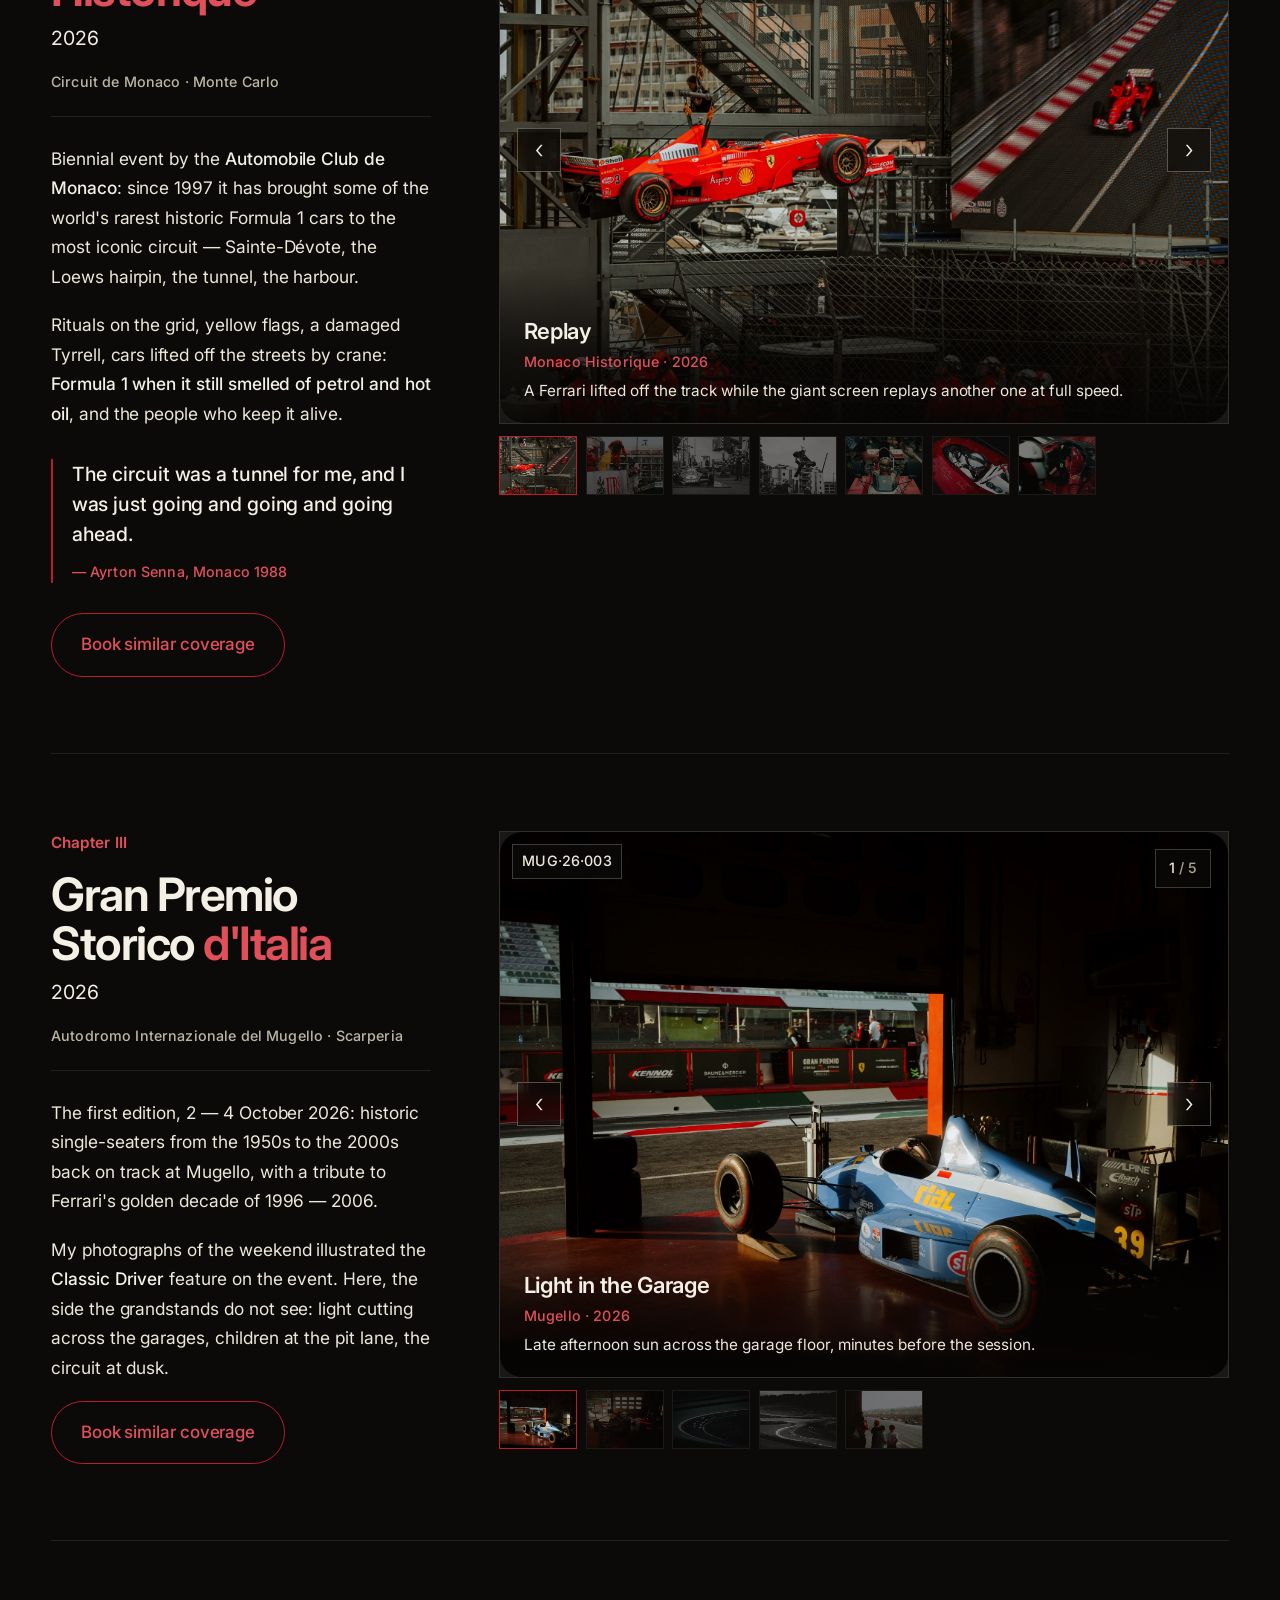
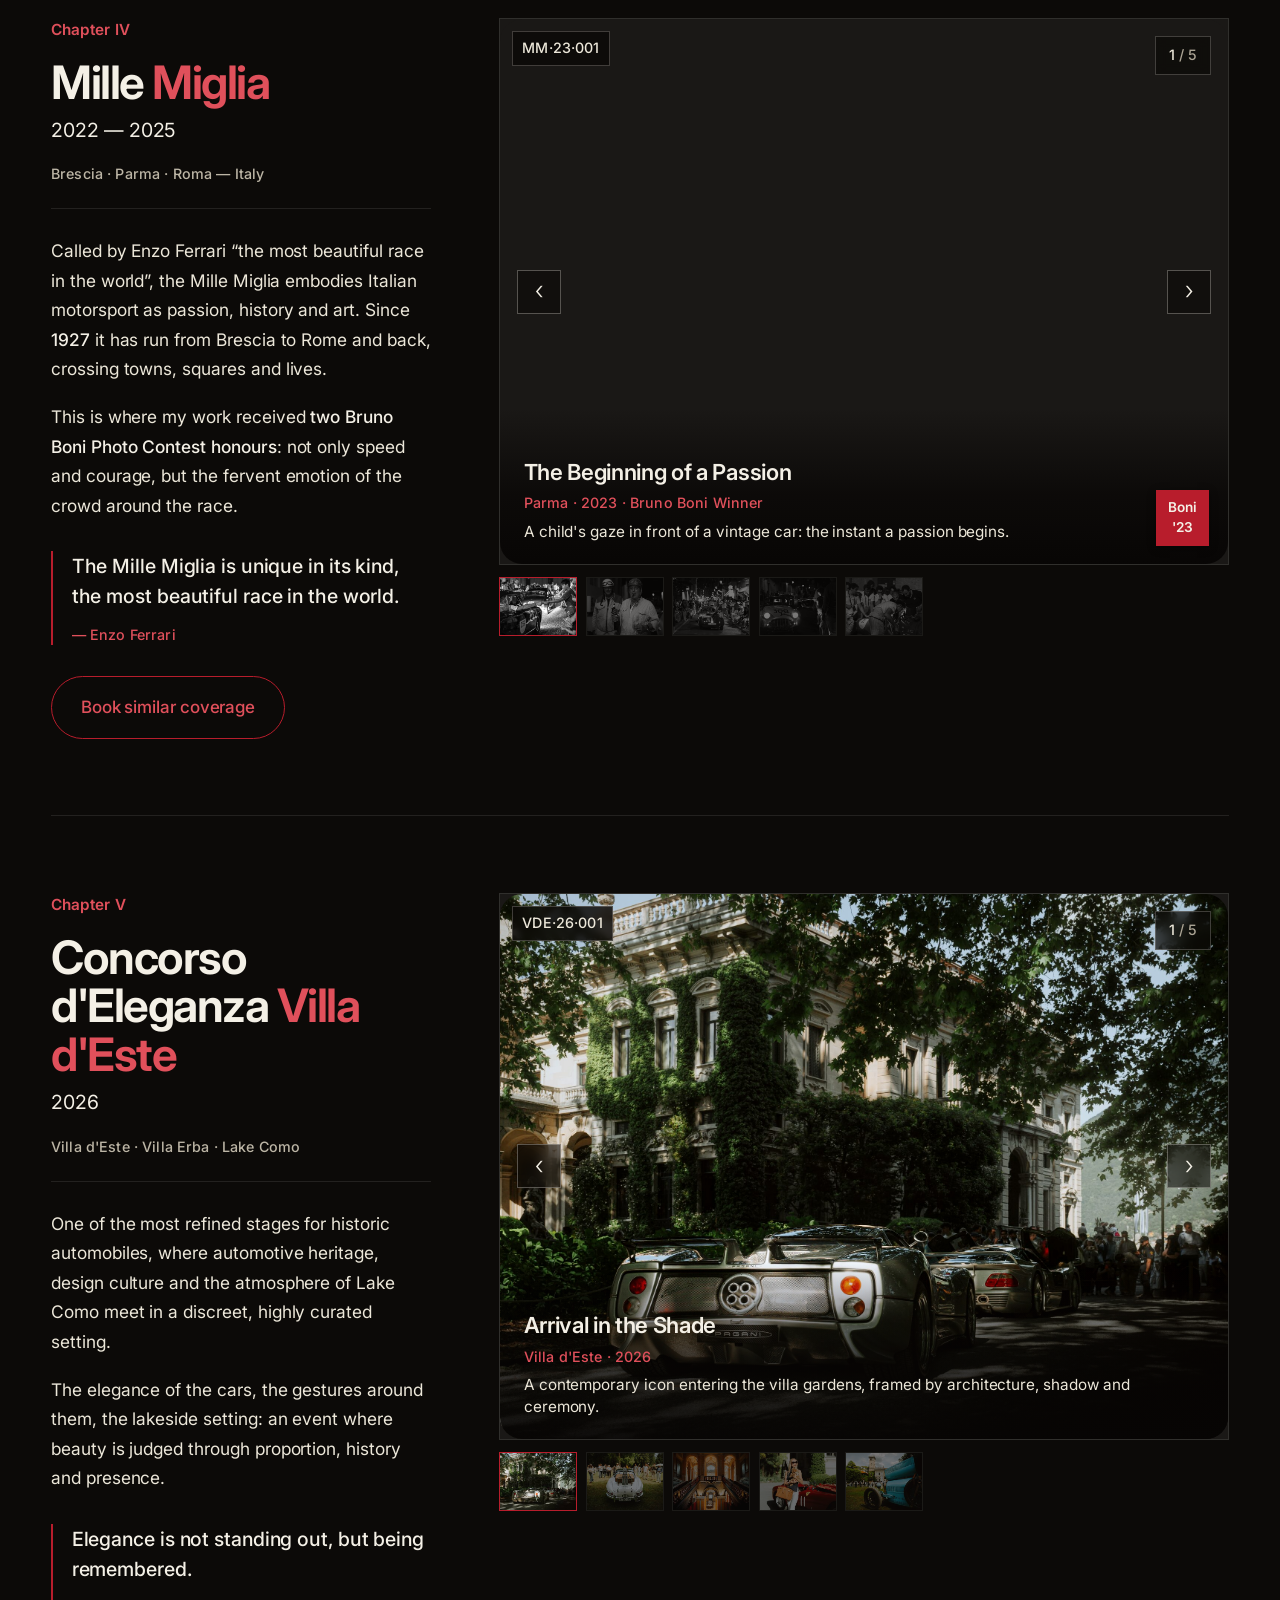
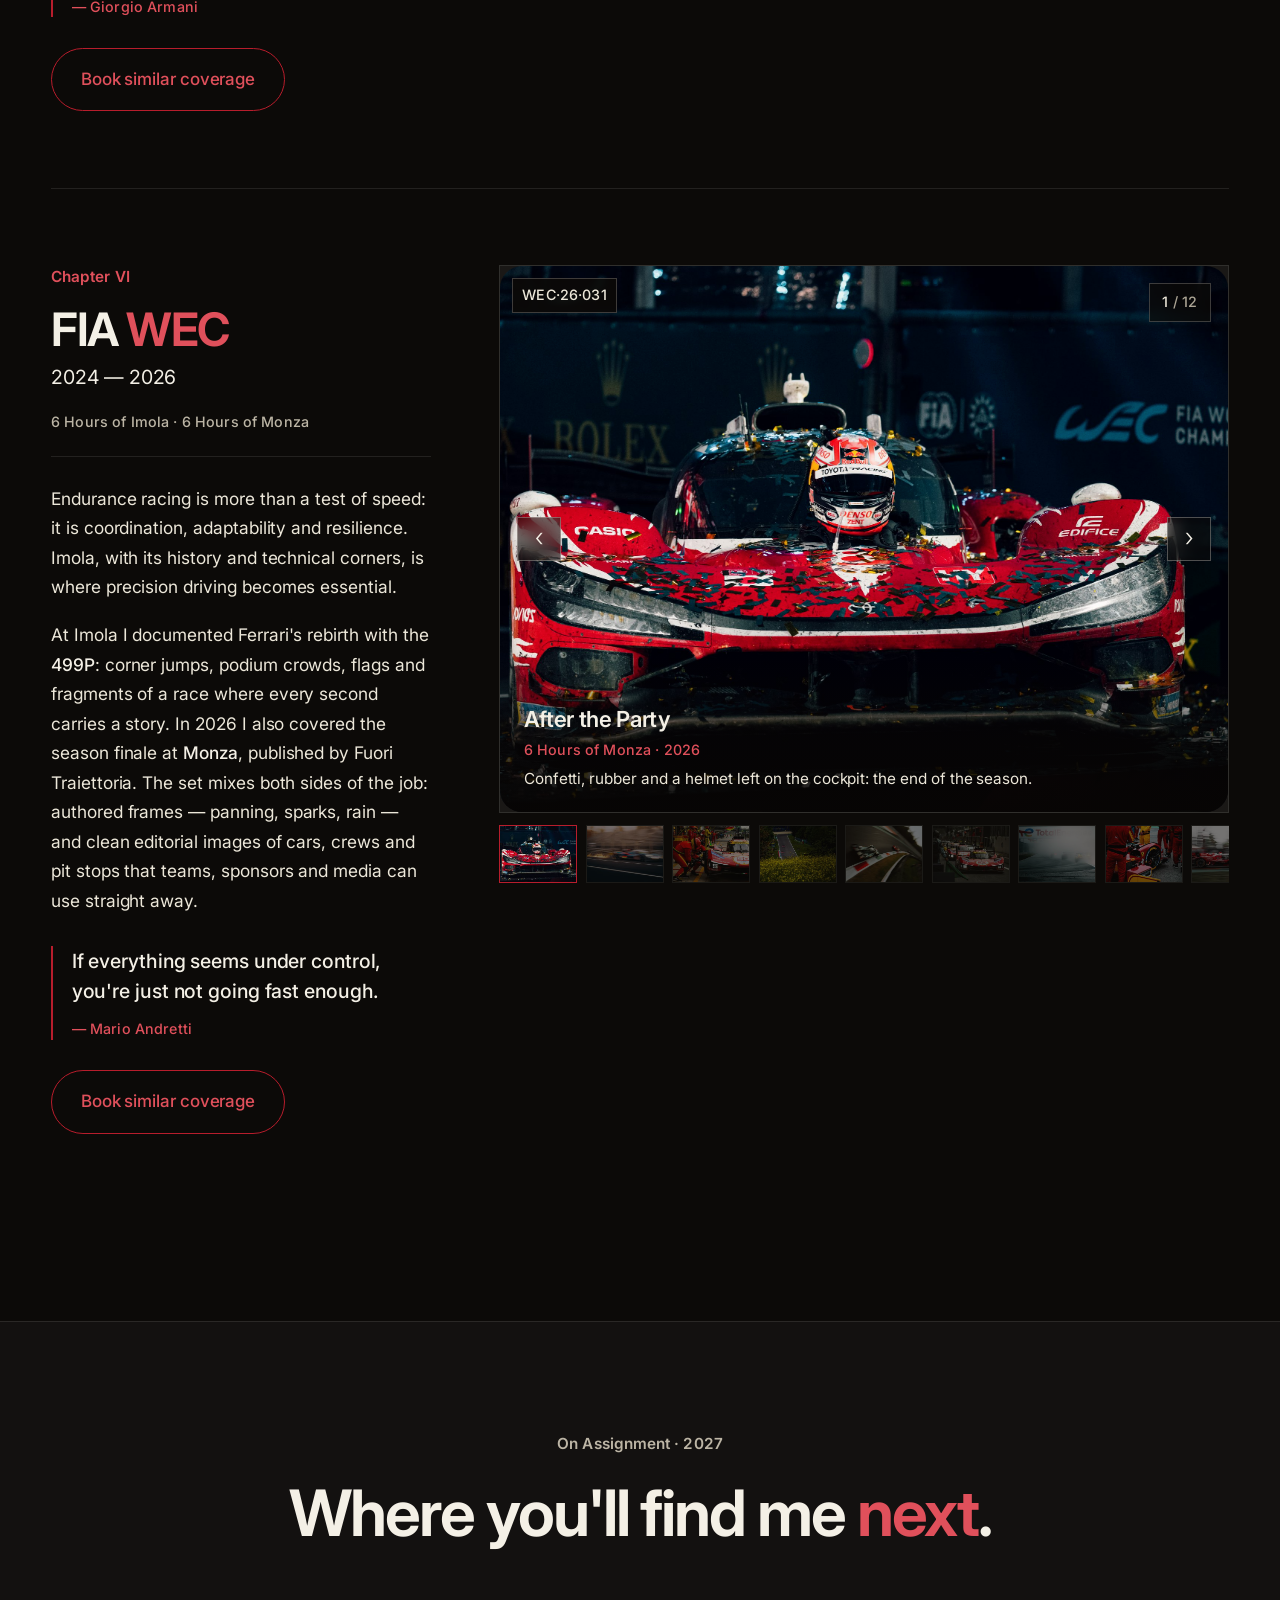
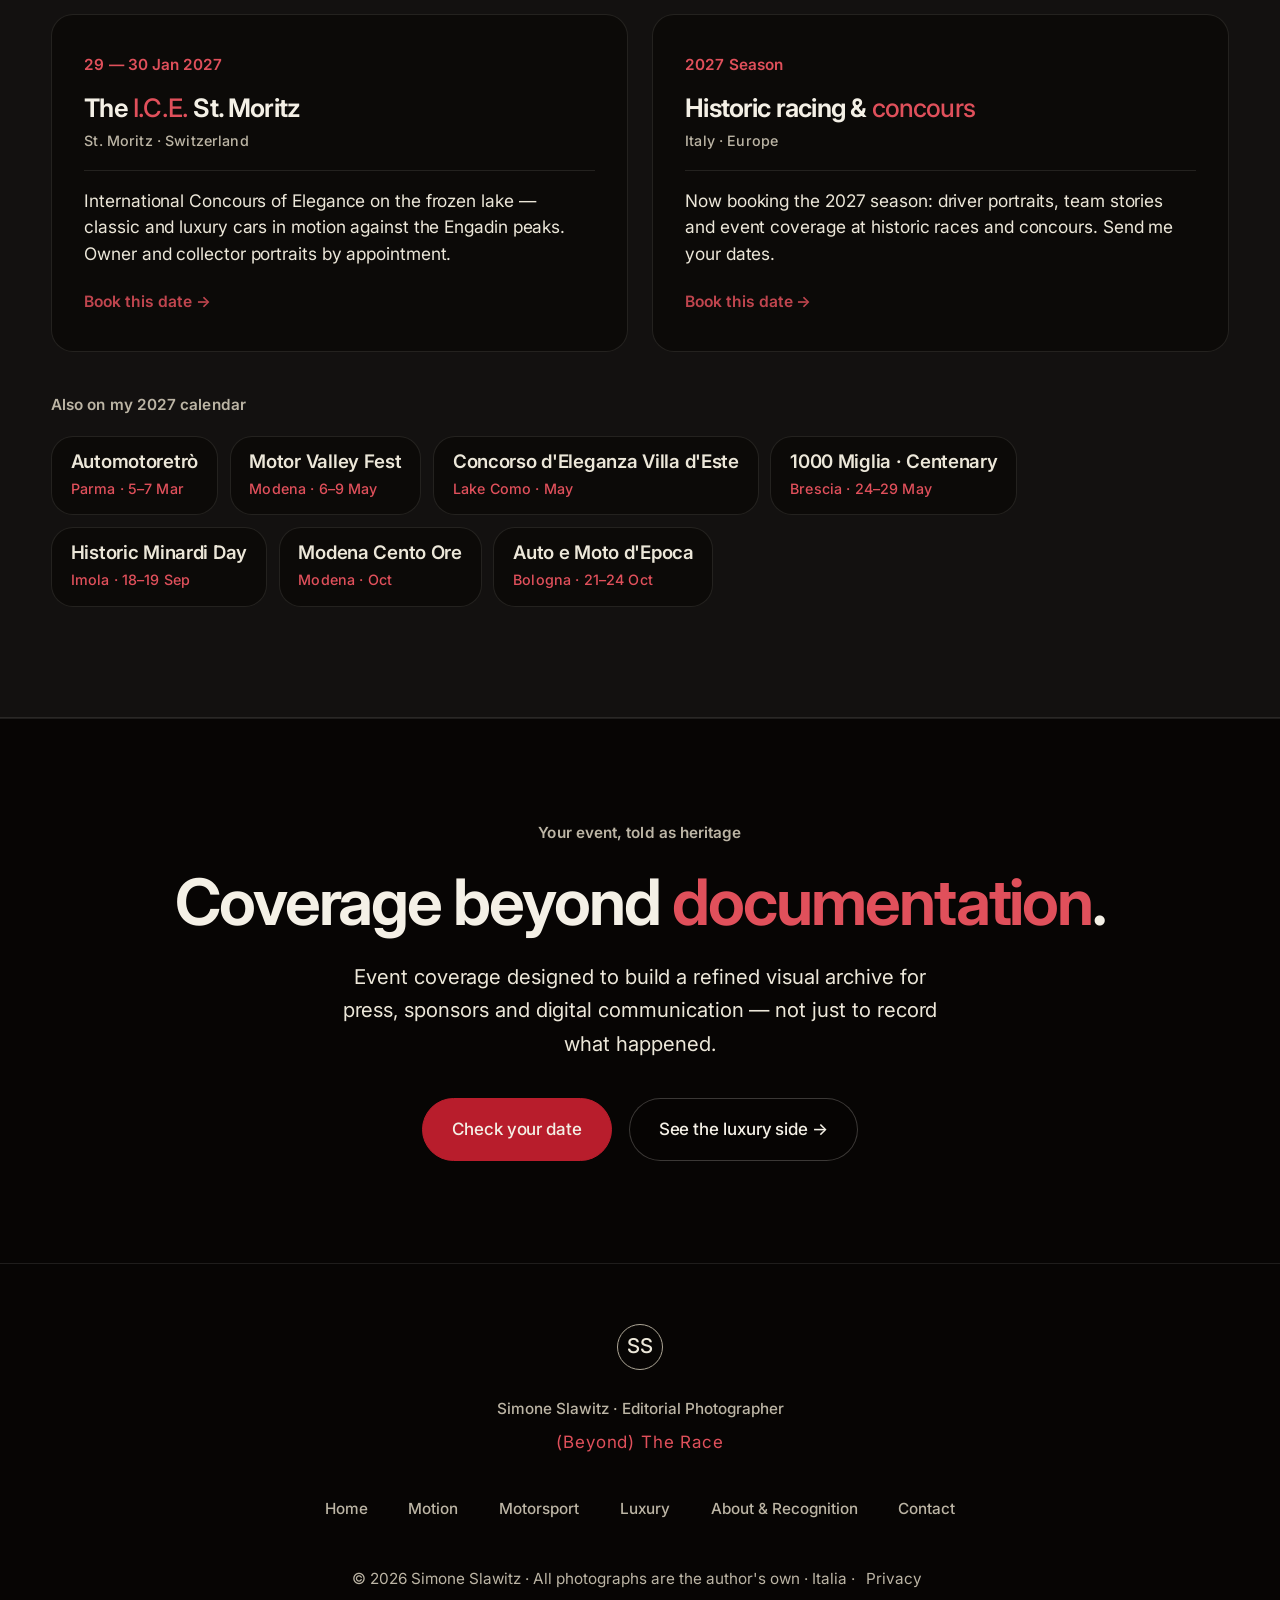
<file: motorsport.html>
<!DOCTYPE html>
<html lang="en">
<head>
<meta charset="utf-8"/>
<meta content="width=device-width, initial-scale=1.0" name="viewport"/>
<title>Motorsport Heritage Photography — Driver Portraits, Monaco, Mugello, Mille Miglia, WEC | Simone Slawitz</title>
<meta name="description" content="Editorial motorsport photography by Simone Slawitz: driver portraits, Monaco Historique, Gran Premio Storico d'Italia at Mugello, Mille Miglia, Villa d'Este and FIA WEC. Award-winning historic car photography."/>
<meta name="author" content="Simone Slawitz"/>
<meta name="robots" content="index, follow, max-image-preview:large"/>
<link rel="canonical" href="https://simoneslawitz.com/motorsport.html"/>
<meta property="og:title" content="Motorsport Portfolio — Simone Slawitz"/>
<meta property="og:description" content="Driver portraits, Monaco Historique, Gran Premio Storico d'Italia, Mille Miglia, Villa d'Este, WEC: editorial motorsport heritage photography."/>
<meta property="og:type" content="website"/>
<meta property="og:url" content="https://simoneslawitz.com/motorsport.html"/>
<meta property="og:image" content="https://simoneslawitz.com/visor-01.jpg"/>
<script type="application/ld+json">
{
  "@context": "https://schema.org",
  "@graph": [
    {
      "@type": "WebPage",
      "@id": "https://simoneslawitz.com/motorsport.html#webpage",
      "url": "https://simoneslawitz.com/motorsport.html",
      "name": "Motorsport Heritage Photography — Driver Portraits, Monaco, Mugello, Mille Miglia, WEC | Simone Slawitz",
      "description": "Editorial motorsport photography by Simone Slawitz: driver portraits, Monaco Historique, Gran Premio Storico d'Italia at Mugello, Mille Miglia, Villa d'Este and FIA WEC. Award-winning historic car photography.",
      "isPartOf": {
        "@id": "https://simoneslawitz.com/#website"
      },
      "about": {
        "@id": "https://simoneslawitz.com/#person"
      },
      "inLanguage": "en"
    },
    {
      "@type": "BreadcrumbList",
      "@id": "https://simoneslawitz.com/motorsport.html#breadcrumb",
      "itemListElement": [
        {
          "@type": "ListItem",
          "position": 1,
          "name": "Home",
          "item": "https://simoneslawitz.com/"
        },
        {
          "@type": "ListItem",
          "position": 2,
          "name": "Motorsport"
        }
      ]
    }
  ]
}
</script>
<link href="https://fonts.googleapis.com" rel="preconnect"/>
<link crossorigin="" href="https://fonts.gstatic.com" rel="preconnect"/>
<link href="https://fonts.googleapis.com/css2?family=Inter:wght@400;500;600;700&amp;display=swap" rel="stylesheet"/>
<link rel="stylesheet" href="style.css?v=b53ac82a"/>
<link rel="icon" href="favicon.ico" sizes="any"/>
<link rel="icon" href="favicon-32.png" type="image/png" sizes="32x32"/>
<link rel="icon" href="favicon-16.png" type="image/png" sizes="16x16"/>
<link rel="apple-touch-icon" href="apple-touch-icon.png"/>
<script>
    !function(t,e){var o,n,p,r;e.__SV||(window.posthog=e,e._i=[],e.init=function(i,s,a){function g(t,e){var o=e.split(".");2==o.length&&(t=t[o[0]],e=o[1]),t[e]=function(){t.push([e].concat(Array.prototype.slice.call(arguments,0)))}}(p=t.createElement("script")).type="text/javascript",p.crossOrigin="anonymous",p.async=!0,p.src=s.api_host.replace(".i.posthog.com","-assets.i.posthog.com")+"/static/array.js",(r=t.getElementsByTagName("script")[0]).parentNode.insertBefore(p,r);var u=e;for(void 0!==a?u=e[a]=[]:a="posthog",u.people=u.people||[],Object.defineProperty(u,"toString",{configurable:!0,enumerable:!0,writable:!0,value:function(t){var e="posthog";return"posthog"!==a&&(e+="."+a),t||(e+=" (stub)"),e}}),Object.defineProperty(u.people,"toString",{configurable:!0,enumerable:!0,writable:!0,value:function(){return u.toString(1)+".people (stub)"}}),o="init capture register register_once register_for_session unregister unregister_for_session getFeatureFlag getFeatureFlagResult isFeatureEnabled reloadFeatureFlags updateEarlyAccessFeatureEnrollment getEarlyAccessFeatures on onFeatureFlags onSessionId getSurveys getActiveMatchingSurveys renderSurvey canRenderSurvey getNextSurveyStep identify setPersonProperties group resetGroups setPersonPropertiesForFlags resetPersonPropertiesForFlags setGroupPropertiesForFlags resetGroupPropertiesForFlags reset get_distinct_id getGroups get_session_id get_session_replay_url alias set_config startSessionRecording stopSessionRecording sessionRecordingStarted captureException loadToolbar get_property getSessionProperty createPersonProfile opt_in_capturing opt_out_capturing has_opted_in_capturing has_opted_out_capturing clear_opt_in_out_capturing debug".split(" "),n=0;n<o.length;n++)g(u,o[n]);e._i.push([i,s,a])},e.__SV=1)}(document,window.posthog||[]);
    posthog.init('phc_Cyk9bUE5jib328vtY2F2wsrNcvmgRVMdYw8PGZwSZtoG', {
        api_host: 'https://eu.i.posthog.com',
        defaults: '2026-08-30',
        cookieless_mode: 'always',
    })
</script>
</head>
<body>
<div id="scrollProgress"></div>

<nav id="mainNav">
  <a class="brand" href="index.html">
    <div class="monogram">SS</div>
    <div class="brand-name">
      Simone Slawitz
      <small>(Beyond) The Race</small>
    </div>
  </a>
  <div aria-label="Language selector" class="lang-switch"><button data-lang-btn="en" type="button">EN</button><button data-lang-btn="it" type="button">IT</button></div>
  <button class="nav-toggle" aria-label="Toggle menu" aria-expanded="false">☰</button>
  <div class="nav-links">
    <a href="index.html">Home</a>
    <a href="motion.html" data-en="Motion" data-it="Motion">Motion</a>
    <a class="active" href="motorsport.html">Motorsport</a>
    <a href="luxury.html">Luxury</a>
    <a href="about.html" data-en="About &amp; Recognition" data-it="Chi sono &amp; Riconoscimenti">About &amp; Recognition</a>
    <a class="nav-cta" href="contact.html" data-en="Contact" data-it="Contatti">Contact</a>
  </div>
</nav>

<!-- ========== PAGE HEAD ========== -->
<header class="page-head">
  <div class="kicker" data-en="Portfolio · The Archives" data-it="Portfolio · Gli Archivi">Portfolio · The Archives</div>
  <h1>Motorsport <em>Heritage</em></h1>
  <p class="lead" data-en="Six chapters, one narrative: a series of driver portraits, then every event as a world of cars, rituals and people, told as editorial heritage." data-it="Sei capitoli, un'unica narrazione: una serie di ritratti di piloti, poi ogni evento come un mondo di vetture, riti e persone, raccontato come patrimonio editoriale.">Six chapters, one narrative: a series of driver portraits, then every event as a world of cars, rituals and people, told as editorial heritage.</p>
</header>

<!-- ========== CHAPTERS ========== -->
<section class="chapters">

  <!-- Chapter I — Behind the Visor (series) -->
  <div class="event-block reveal" id="visor">
    <div class="event-num">I</div>
    <div class="event-info">
      <div class="event-chapter" data-en="Chapter I · Series" data-it="Capitolo I · Serie">Chapter I · Series</div>
      <h2>Behind the <em>Visor</em></h2>
      <div class="event-years">2026</div>
      <div class="event-loc">Monaco · Imola</div>
      <p data-en="A series of portraits made through the opening of the helmet, mostly at 400 mm and from a distance, so as not to interrupt the moment. Before the start the driver disappears into the helmet: <strong>only the eyes remain</strong>." data-it="Una serie di ritratti fatti attraverso l'apertura del casco, quasi sempre a 400 mm e da lontano, per non interrompere il momento. Prima del via il pilota scompare dentro il casco: <strong>restano solo gli occhi</strong>.">A series of portraits made through the opening of the helmet, mostly at 400 mm and from a distance, so as not to interrupt the moment. Before the start the driver disappears into the helmet: <strong>only the eyes remain</strong>.</p>
      <p data-en="Wrinkles, concentration, a smile before the green flag: the people who make historic racing, photographed in the seconds the camera usually misses. Available as a private commission for drivers and owners during a race weekend." data-it="Rughe, concentrazione, un sorriso prima della bandiera verde: le persone che fanno le corse storiche, fotografate nei secondi che l'obiettivo di solito perde. Disponibile come commissione privata per piloti e proprietari durante un weekend di gara.">Wrinkles, concentration, a smile before the green flag: the people who make historic racing, photographed in the seconds the camera usually misses. Available as a private commission for drivers and owners during a race weekend.</p>
      <a class="btn outline-red" href="contact.html?topic=portrait#enquiry" data-en="Book a driver portrait" data-it="Prenota un ritratto pilota">Book a driver portrait</a>
    </div>
    <div class="event-gallery">
      <figure class="active">
        <span class="archive-no">VIS·26·001</span>
        <img alt="Close-up of a historic racing driver's eyes behind the helmet visor at Historic Minardi Day Imola 2026, portrait by Simone Slawitz" decoding="async" loading="lazy" onerror="this.style.display='none';this.nextElementSibling.style.display='flex'" src="visor-01.jpg"/>
        <div class="placeholder" style="display:none"><em>Behind the Visor</em></div>
        <figcaption class="figcap">
          <div class="figcap-title">Behind the Visor</div>
          <div class="figcap-meta">Historic Minardi Day · Imola · 2026</div>
          <div class="figcap-story" data-en="Skin, visor and reflection: the face of historic racing, seconds before going out on track." data-it="Pelle, visiera e riflesso: il volto delle corse storiche, pochi secondi prima di entrare in pista.">Skin, visor and reflection: the face of historic racing, seconds before going out on track.</div>
        </figcaption>
      </figure>
      <figure>
        <span class="archive-no">VIS·26·002</span>
        <img alt="Black and white portrait of a driver's eyes inside an open-face helmet at Monaco Historique 2026, by Simone Slawitz" decoding="async" loading="lazy" onerror="this.style.display='none';this.nextElementSibling.style.display='flex'" src="visor-02.jpg"/>
        <div class="placeholder" style="display:none"><em>The Look</em></div>
        <figcaption class="figcap"><div class="figcap-title">The Look</div><div class="figcap-meta">Monaco Historique · 2026</div></figcaption>
      </figure>
      <figure>
        <span class="archive-no">VIS·26·003</span>
        <img alt="Historic racing driver looking into the camera from inside a red and white helmet at Imola 2026, portrait by Simone Slawitz" decoding="async" loading="lazy" onerror="this.style.display='none';this.nextElementSibling.style.display='flex'" src="visor-03.jpg"/>
        <div class="placeholder" style="display:none"><em>Waiting for Green</em></div>
        <figcaption class="figcap"><div class="figcap-title">Waiting for Green</div><div class="figcap-meta">Historic Minardi Day · Imola · 2026</div></figcaption>
      </figure>
      <figure>
        <span class="archive-no">VIS·26·004</span>
        <img alt="Driver in a Ferrari helmet seated in a historic Formula 1 car at Monaco Historique 2026, portrait by Simone Slawitz" decoding="async" loading="lazy" onerror="this.style.display='none';this.nextElementSibling.style.display='flex'" src="visor-04.jpg"/>
        <div class="placeholder" style="display:none"><em>Under the Prancing Horse</em></div>
        <figcaption class="figcap"><div class="figcap-title">Under the Prancing Horse</div><div class="figcap-meta">Monaco Historique · 2026</div></figcaption>
      </figure>
      <figure>
        <span class="archive-no">VIS·26·005</span>
        <img alt="Smiling racing driver in a white helmet seated in the car at Imola 2026, portrait by Simone Slawitz" decoding="async" loading="lazy" onerror="this.style.display='none';this.nextElementSibling.style.display='flex'" src="visor-05.jpg"/>
        <div class="placeholder" style="display:none"><em>Before the Start</em></div>
        <figcaption class="figcap">
          <div class="figcap-title">Before the Start</div>
          <div class="figcap-meta">Historic Minardi Day · Imola · 2026</div>
          <div class="figcap-story" data-en="A smile, gloves on the bodywork, the visor still open." data-it="Un sorriso, i guanti sulla carrozzeria, la visiera ancora aperta.">A smile, gloves on the bodywork, the visor still open.</div>
        </figcaption>
      </figure>
      <figure>
        <span class="archive-no">VIS·26·006</span>
        <img alt="Black and white photograph of a driver leaning on the Imola pit wall as a prototype passes, by Simone Slawitz" decoding="async" loading="lazy" onerror="this.style.display='none';this.nextElementSibling.style.display='flex'" src="visor-06.jpg"/>
        <div class="placeholder" style="display:none"><em>Pit Wall</em></div>
        <figcaption class="figcap">
          <div class="figcap-title">Pit Wall</div>
          <div class="figcap-meta">Historic Minardi Day · Imola · 2026</div>
          <div class="figcap-story" data-en="Helmet on, leaning on the wall while a prototype goes by: the race seen from the other side." data-it="Casco in testa, appoggiato al muretto mentre passa un prototipo: la gara vista dall'altra parte.">Helmet on, leaning on the wall while a prototype goes by: the race seen from the other side.</div>
        </figcaption>
      </figure>
    </div>
  </div>

  <!-- Chapter II — Monaco -->
  <div class="event-block reveal" id="monaco">
    <div class="event-num">II</div>
    <div class="event-info">
      <div class="event-chapter" data-en="Chapter II" data-it="Capitolo II">Chapter II</div>
      <h2>Monaco <em>Grand Prix Historique</em></h2>
      <div class="event-years">2026</div>
      <div class="event-loc">Circuit de Monaco · Monte Carlo</div>
      <p data-en="Biennial event by the <strong>Automobile Club de Monaco</strong>: since 1997 it has brought some of the world's rarest historic Formula 1 cars to the most iconic circuit — Sainte-Dévote, the Loews hairpin, the tunnel, the harbour." data-it="Evento biennale dell'<strong>Automobile Club de Monaco</strong>: dal 1997 porta alcune delle Formula 1 storiche più rare al mondo sul tracciato più iconico — Sainte-Dévote, il tornante di Loews, la galleria, il porto.">Biennial event by the <strong>Automobile Club de Monaco</strong>: since 1997 it has brought some of the world's rarest historic Formula 1 cars to the most iconic circuit — Sainte-Dévote, the Loews hairpin, the tunnel, the harbour.</p>
      <p data-en="Rituals on the grid, yellow flags, a damaged Tyrrell, cars lifted off the streets by crane: <strong>Formula 1 when it still smelled of petrol and hot oil</strong>, and the people who keep it alive." data-it="Riti in griglia, bandiere gialle, una Tyrrell danneggiata, auto sollevate dalla gru sopra le strade: la <strong>Formula 1 quando aveva ancora odore di benzina e olio caldo</strong>, e le persone che la tengono viva.">Rituals on the grid, yellow flags, a damaged Tyrrell, cars lifted off the streets by crane: <strong>Formula 1 when it still smelled of petrol and hot oil</strong>, and the people who keep it alive.</p>
      <div class="event-quote">
        <span data-en="The circuit was a tunnel for me, and I was just going and going and going ahead." data-it="Il circuito era un tunnel per me, e io continuavo ad andare, andare, andare avanti.">The circuit was a tunnel for me, and I was just going and going and going ahead.</span>
        <span class="event-quote-attr">— Ayrton Senna, Monaco 1988</span>
      </div>
      <a class="btn outline-red" href="contact.html?topic=event#enquiry" data-en="Book similar coverage" data-it="Prenota una copertura simile">Book similar coverage</a>
    </div>
    <div class="event-gallery">
      <figure class="active">
        <span class="archive-no">MON·26·002</span>
        <img alt="Ferrari Formula 1 car lifted by crane while a giant screen shows a Ferrari on track, Monaco Historique 2026, photograph by Simone Slawitz" decoding="async" loading="lazy" onerror="this.style.display='none';this.nextElementSibling.style.display='flex'" src="monaco-06.jpg"/>
        <div class="placeholder" style="display:none"><em>Replay</em></div>
        <figcaption class="figcap">
          <div class="figcap-title">Replay</div>
          <div class="figcap-meta">Monaco Historique · 2026</div>
          <div class="figcap-story" data-en="A Ferrari lifted off the track while the giant screen replays another one at full speed." data-it="Una Ferrari sollevata dalla pista mentre il maxischermo ne mostra un&#39;altra a piena velocità.">A Ferrari lifted off the track while the giant screen replays another one at full speed.</div>
        </figcaption>
      </figure>
      <figure>
        <span class="archive-no">MON·26·007</span>
        <img alt="Driver climbing over the barrier as marshals wave the yellow flag at Monaco Historique 2026, photograph by Simone Slawitz" decoding="async" loading="lazy" onerror="this.style.display='none';this.nextElementSibling.style.display='flex'" src="monaco-07.jpg"/>
        <div class="placeholder" style="display:none"><em>Yellow Flag</em></div>
        <figcaption class="figcap">
          <div class="figcap-title">Yellow Flag</div>
          <div class="figcap-meta">Monaco Historique · 2026</div>
          <div class="figcap-story" data-en="Race over: the driver climbs the barrier while the marshals wave yellow." data-it="Gara finita: il pilota scavalca il muretto mentre i commissari sventolano la gialla.">Race over: the driver climbs the barrier while the marshals wave yellow.</div>
        </figcaption>
      </figure>
      <figure>
        <span class="archive-no">MON·26·011</span>
        <img alt="Black and white photograph of a damaged Tyrrell with a broken nose and marshals at Monaco Historique 2026, by Simone Slawitz" decoding="async" loading="lazy" onerror="this.style.display='none';this.nextElementSibling.style.display='flex'" src="monaco-08.jpg"/>
        <div class="placeholder" style="display:none"><em>Broken Nose</em></div>
        <figcaption class="figcap">
          <div class="figcap-title">Broken Nose</div>
          <div class="figcap-meta">Monaco Historique · 2026</div>
          <div class="figcap-story" data-en="The Tyrrell after contact, and the silence of the marshals around it." data-it="La Tyrrell dopo il contatto, e il silenzio dei commissari intorno.">The Tyrrell after contact, and the silence of the marshals around it.</div>
        </figcaption>
      </figure>
      <figure>
        <span class="archive-no">MON·26·015</span>
        <img alt="Black and white photograph of a historic racing car lifted by crane above the streets of Monte Carlo, by Simone Slawitz" decoding="async" loading="lazy" onerror="this.style.display='none';this.nextElementSibling.style.display='flex'" src="monaco-11.jpg"/>
        <div class="placeholder" style="display:none"><em>Lifted</em></div>
        <figcaption class="figcap">
          <div class="figcap-title">Lifted</div>
          <div class="figcap-meta">Monaco Historique · 2026</div>
          <div class="figcap-story" data-en="Recovered by crane above the apartment blocks of Monte Carlo." data-it="Recuperata dalla gru sopra i palazzi di Monte Carlo.">Recovered by crane above the apartment blocks of Monte Carlo.</div>
        </figcaption>
      </figure>
      <figure>
        <span class="archive-no">MON·26·019</span>
        <img alt="A hand on the roll bar of a historic Formula car with the driver in a gold helmet before the start, Monaco Historique 2026, photograph by Simone Slawitz" decoding="async" loading="lazy" onerror="this.style.display='none';this.nextElementSibling.style.display='flex'" src="monaco-09.jpg"/>
        <div class="placeholder" style="display:none"><em>Last Handshake</em></div>
        <figcaption class="figcap">
          <div class="figcap-title">Last Handshake</div>
          <div class="figcap-meta">Monaco Historique · 2026</div>
          <div class="figcap-story" data-en="A hand on the roll bar, moments before the start." data-it="Una mano sul roll-bar, pochi istanti prima del via.">A hand on the roll bar, moments before the start.</div>
        </figcaption>
      </figure>
      <figure>
        <span class="archive-no">MON·26·024</span>
        <img alt="Driver seen from above in a red historic sports racing car with handwritten signatures on the bodywork, Monaco Historique 2026, photograph by Simone Slawitz" decoding="async" loading="lazy" onerror="this.style.display='none';this.nextElementSibling.style.display='flex'" src="monaco-10.jpg"/>
        <div class="placeholder" style="display:none"><em>Signed</em></div>
        <figcaption class="figcap">
          <div class="figcap-title">Signed</div>
          <div class="figcap-meta">Monaco Historique · 2026</div>
          <div class="figcap-story" data-en="Dedications written by hand on the bodywork, carried from race to race." data-it="Dediche scritte a mano sulla carrozzeria, portate di gara in gara.">Dedications written by hand on the bodywork, carried from race to race.</div>
        </figcaption>
      </figure>
      <figure>
        <span class="archive-no">MON·26·028</span>
        <img alt="Gloved hands on the steering wheel inside a historic Ferrari cockpit at Monaco Historique 2026, photograph by Simone Slawitz" decoding="async" loading="lazy" onerror="this.style.display='none';this.nextElementSibling.style.display='flex'" src="monaco-03.jpg"/>
        <div class="placeholder" style="display:none"><em>Hands on the Wheel</em></div>
        <figcaption class="figcap">
          <div class="figcap-title">Hands on the Wheel</div>
          <div class="figcap-meta">Monaco Historique · 2026</div>
        </figcaption>
      </figure>
    </div>
  </div>

  <!-- Chapter III — Gran Premio Storico d'Italia -->
  <div class="event-block reveal" id="mugello">
    <div class="event-num">III</div>
    <div class="event-info">
      <div class="event-chapter" data-en="Chapter III" data-it="Capitolo III">Chapter III</div>
      <h2>Gran Premio Storico <em>d'Italia</em></h2>
      <div class="event-years">2026</div>
      <div class="event-loc">Autodromo Internazionale del Mugello · Scarperia</div>
      <p data-en="The first edition, 2 — 4 October 2026: historic single-seaters from the 1950s to the 2000s back on track at Mugello, with a tribute to Ferrari's golden decade of 1996 — 2006." data-it="La prima edizione, 2 — 4 ottobre 2026: monoposto storiche dagli anni Cinquanta agli anni Duemila di nuovo in pista al Mugello, con un omaggio al decennio d'oro Ferrari 1996 — 2006.">The first edition, 2 — 4 October 2026: historic single-seaters from the 1950s to the 2000s back on track at Mugello, with a tribute to Ferrari's golden decade of 1996 — 2006.</p>
      <p data-en="My photographs of the weekend illustrated the <strong><a href=&quot;https://www.classicdriver.com/en/article/cars/we-go-flat-out-a-secret-grand-prix-filled-legends&quot; target=&quot;_blank&quot; rel=&quot;noopener&quot;>Classic Driver</a></strong> feature on the event. Here, the side the grandstands do not see: light cutting across the garages, children at the pit lane, the circuit at dusk." data-it="Le mie fotografie del weekend hanno illustrato il servizio di <strong><a href=&quot;https://www.classicdriver.com/en/article/cars/we-go-flat-out-a-secret-grand-prix-filled-legends&quot; target=&quot;_blank&quot; rel=&quot;noopener&quot;>Classic Driver</a></strong> sull'evento. Qui, il lato che le tribune non vedono: la luce che taglia i box, i bambini in pit lane, il circuito al tramonto.">My photographs of the weekend illustrated the <strong><a href="https://www.classicdriver.com/en/article/cars/we-go-flat-out-a-secret-grand-prix-filled-legends" target="_blank" rel="noopener">Classic Driver</a></strong> feature on the event. Here, the side the grandstands do not see: light cutting across the garages, children at the pit lane, the circuit at dusk.</p>
      <a class="btn outline-red" href="contact.html?topic=event#enquiry" data-en="Book similar coverage" data-it="Prenota una copertura simile">Book similar coverage</a>
    </div>
    <div class="event-gallery">
      <figure class="active">
        <span class="archive-no">MUG·26·003</span>
        <img alt="Historic Formula 1 car in a garage lit by late afternoon sun at the Gran Premio Storico d'Italia, Mugello 2026, photograph by Simone Slawitz" decoding="async" loading="lazy" onerror="this.style.display='none';this.nextElementSibling.style.display='flex'" src="mugello-01.jpg"/>
        <div class="placeholder" style="display:none"><em>Light in the Garage</em></div>
        <figcaption class="figcap">
          <div class="figcap-title">Light in the Garage</div>
          <div class="figcap-meta">Mugello · 2026</div>
          <div class="figcap-story" data-en="Late afternoon sun across the garage floor, minutes before the session." data-it="Il sole del tardo pomeriggio sul pavimento del box, pochi minuti prima della sessione.">Late afternoon sun across the garage floor, minutes before the session.</div>
        </figcaption>
      </figure>
      <figure>
        <span class="archive-no">MUG·26·009</span>
        <img alt="Historic racing car being prepared in a dark garage with red light at Mugello 2026, photograph by Simone Slawitz" decoding="async" loading="lazy" onerror="this.style.display='none';this.nextElementSibling.style.display='flex'" src="mugello-02.jpg"/>
        <div class="placeholder" style="display:none"><em>Between Sessions</em></div>
        <figcaption class="figcap">
          <div class="figcap-title">Between Sessions</div>
          <div class="figcap-meta">Mugello · 2026</div>
        </figcaption>
      </figure>
      <figure>
        <span class="archive-no">MUG·26·014</span>
        <img alt="Pack of historic racing cars through a curve at dusk, Gran Premio Storico d'Italia, Mugello 2026, photograph by Simone Slawitz" decoding="async" loading="lazy" onerror="this.style.display='none';this.nextElementSibling.style.display='flex'" src="mugello-03.jpg"/>
        <div class="placeholder" style="display:none"><em>Dusk at Mugello</em></div>
        <figcaption class="figcap">
          <div class="figcap-title">Dusk at Mugello</div>
          <div class="figcap-meta">Mugello · 2026</div>
        </figcaption>
      </figure>
      <figure>
        <span class="archive-no">MUG·26·018</span>
        <img alt="Black and white view of the Mugello circuit curves with historic cars, 2026, photograph by Simone Slawitz" decoding="async" loading="lazy" onerror="this.style.display='none';this.nextElementSibling.style.display='flex'" src="mugello-04.jpg"/>
        <div class="placeholder" style="display:none"><em>Mugello Curves</em></div>
        <figcaption class="figcap">
          <div class="figcap-title">Mugello Curves</div>
          <div class="figcap-meta">Mugello · 2026</div>
        </figcaption>
      </figure>
      <figure>
        <span class="archive-no">MUG·26·022</span>
        <img alt="Children watching historic racing cars from the garage doorway at Mugello 2026, photograph by Simone Slawitz" decoding="async" loading="lazy" onerror="this.style.display='none';this.nextElementSibling.style.display='flex'" src="mugello-05.jpg"/>
        <div class="placeholder" style="display:none"><em>The Next Generation</em></div>
        <figcaption class="figcap">
          <div class="figcap-title">The Next Generation</div>
          <div class="figcap-meta">Mugello · 2026</div>
          <div class="figcap-story" data-en="Three children at the garage door, watching the cars go by." data-it="Tre bambini sulla porta del box, a guardare le auto che passano.">Three children at the garage door, watching the cars go by.</div>
        </figcaption>
      </figure>
    </div>
  </div>

  <!-- Chapter IV — Mille Miglia -->
  <div class="event-block reveal" id="mille-miglia">
    <div class="event-num">IV</div>
    <div class="event-info">
      <div class="event-chapter" data-en="Chapter IV" data-it="Capitolo IV">Chapter IV</div>
      <h2>Mille <em>Miglia</em></h2>
      <div class="event-years">2022 — 2025</div>
      <div class="event-loc">Brescia · Parma · Roma — Italy</div>
      <p data-en="Called by Enzo Ferrari &ldquo;the most beautiful race in the world&rdquo;, the Mille Miglia embodies Italian motorsport as passion, history and art. Since <strong>1927</strong> it has run from Brescia to Rome and back, crossing towns, squares and lives." data-it="Definita da Enzo Ferrari &ldquo;la corsa più bella del mondo&rdquo;, la Mille Miglia incarna passione, storia e arte del motorsport italiano. Dal <strong>1927</strong> si snoda da Brescia a Roma e ritorno, attraversando paesi, piazze e vite.">Called by Enzo Ferrari &ldquo;the most beautiful race in the world&rdquo;, the Mille Miglia embodies Italian motorsport as passion, history and art. Since <strong>1927</strong> it has run from Brescia to Rome and back, crossing towns, squares and lives.</p>
      <p data-en="This is where my work received <strong>two Bruno Boni Photo Contest honours</strong>: not only speed and courage, but the fervent emotion of the crowd around the race." data-it="È qui che il mio lavoro ha ricevuto <strong>due riconoscimenti al Bruno Boni Photo Contest</strong>: non solo velocità e coraggio, ma l'emozione fervente della folla intorno alla corsa.">This is where my work received <strong>two Bruno Boni Photo Contest honours</strong>: not only speed and courage, but the fervent emotion of the crowd around the race.</p>
      <div class="event-quote">
        <span data-en="The Mille Miglia is unique in its kind, the most beautiful race in the world." data-it="La Mille Miglia è unica nel suo genere, la corsa più bella del mondo.">The Mille Miglia is unique in its kind, the most beautiful race in the world.</span>
        <span class="event-quote-attr">— Enzo Ferrari</span>
      </div>
      <a class="btn outline-red" href="contact.html?topic=event#enquiry" data-en="Book similar coverage" data-it="Prenota una copertura simile">Book similar coverage</a>
    </div>
    <div class="event-gallery">
      <figure class="active">
        <span class="archive-no">MM·23·001</span>
        <span class="award-ribbon">Boni<strong>'23</strong></span>
        <img alt="Mille Miglia 2023 Bruno Boni Award winning photograph by Simone Slawitz" onerror="this.style.display='none';this.nextElementSibling.style.display='flex'" src="mille-01.jpg" decoding="async" loading="lazy"/>
        <div class="placeholder" style="display:none"><em>The Beginning of a Passion</em></div>
        <figcaption class="figcap">
          <div class="figcap-title">The Beginning of a Passion</div>
          <div class="figcap-meta" data-en="Parma · 2023 · Bruno Boni Winner" data-it="Parma · 2023 · Vincitore Bruno Boni">Parma · 2023 · Bruno Boni Winner</div>
          <div class="figcap-story" data-en="A child's gaze in front of a vintage car: the instant a passion begins." data-it="Lo sguardo di un bambino davanti a una vettura d'epoca: il momento in cui una passione comincia.">A child's gaze in front of a vintage car: the instant a passion begins.</div>
        </figcaption>
      </figure>
      <figure>
        <span class="archive-no">MM·22·014</span>
        <img alt="Post-race atmosphere at Mille Miglia 2022 in Parma, photograph by Simone Slawitz" onerror="this.style.display='none';this.nextElementSibling.style.display='flex'" src="mille-02.jpg" decoding="async" loading="lazy"/>
        <div class="placeholder" style="display:none"><em>Post-Race</em></div>
        <figcaption class="figcap"><div class="figcap-title">Post-Race</div><div class="figcap-meta">Parma · 2022</div></figcaption>
      </figure>
      <figure>
        <span class="archive-no">MM·25·009</span>
        <span class="award-ribbon">B&amp;W<strong>'25</strong></span>
        <img alt="Mille Miglia 2025 crowd photograph, Best Black and White Award image by Simone Slawitz" onerror="this.style.display='none';this.nextElementSibling.style.display='flex'" src="mille-03.jpg" decoding="async" loading="lazy"/>
        <div class="placeholder" style="display:none"><em>Crowd</em></div>
        <figcaption class="figcap">
          <div class="figcap-title">Crowd</div>
          <div class="figcap-meta">Parma · 2025 · Best B&amp;W</div>
          <div class="figcap-story" data-en="The human side of the race: without the crowd, cars would only be metal." data-it="L'umanità che fa la corsa: senza il pubblico, le auto sarebbero solo metallo.">The human side of the race: without the crowd, cars would only be metal.</div>
        </figcaption>
      </figure>
      <figure>
        <span class="archive-no">MM·23·022</span>
        <img alt="Children waving to a historic car in Parma during Mille Miglia, photograph by Simone Slawitz" onerror="this.style.display='none';this.nextElementSibling.style.display='flex'" src="mille-04.jpg" decoding="async" loading="lazy"/>
        <div class="placeholder" style="display:none"><em>Children Waving to Car</em></div>
        <figcaption class="figcap"><div class="figcap-title">Children Waving to Car</div><div class="figcap-meta">2023</div></figcaption>
      </figure>
      <figure>
        <span class="archive-no">MM·23·031</span>
        <img alt="Bugatti being repaired on the road during a historic automotive event, photograph by Simone Slawitz" onerror="this.style.display='none';this.nextElementSibling.style.display='flex'" src="mille-05.jpg" decoding="async" loading="lazy"/>
        <div class="placeholder" style="display:none"><em>Fixing the Bugatti</em></div>
        <figcaption class="figcap"><div class="figcap-title">Fixing the Bugatti</div><div class="figcap-meta">2023</div></figcaption>
      </figure>
    </div>
  </div>

  <!-- Chapter V — Villa d'Este -->
  <div class="event-block reveal" id="villa-deste">
    <div class="event-num">V</div>
    <div class="event-info">
      <div class="event-chapter" data-en="Chapter V" data-it="Capitolo V">Chapter V</div>
      <h2>Concorso d'Eleganza <em>Villa d'Este</em></h2>
      <div class="event-years">2026</div>
      <div class="event-loc">Villa d'Este · Villa Erba · Lake Como</div>
      <p data-en="One of the most refined stages for historic automobiles, where automotive heritage, design culture and the atmosphere of Lake Como meet in a discreet, highly curated setting." data-it="Uno dei palcoscenici più raffinati per le automobili storiche, dove patrimonio automobilistico, cultura del design e atmosfera del Lago di Como si incontrano in un contesto discreto e curato.">One of the most refined stages for historic automobiles, where automotive heritage, design culture and the atmosphere of Lake Como meet in a discreet, highly curated setting.</p>
      <p data-en="The elegance of the cars, the gestures around them, the lakeside setting: an event where beauty is judged through proportion, history and presence." data-it="L'eleganza delle vetture, i gesti attorno a loro, il contesto del lago: un evento in cui la bellezza si giudica attraverso proporzione, storia e presenza.">The elegance of the cars, the gestures around them, the lakeside setting: an event where beauty is judged through proportion, history and presence.</p>
      <div class="event-quote">
        <span data-en="Elegance is not standing out, but being remembered." data-it="L'eleganza non è farsi notare, ma farsi ricordare.">Elegance is not standing out, but being remembered.</span>
        <span class="event-quote-attr">— Giorgio Armani</span>
      </div>
      <a class="btn outline-red" href="contact.html?topic=event#enquiry" data-en="Book similar coverage" data-it="Prenota una copertura simile">Book similar coverage</a>
    </div>
    <div class="event-gallery">
      <figure class="active">
        <span class="archive-no">VDE·26·001</span>
        <img alt="Pagani Zonda at Villa d'Este during Concorso d'Eleganza 2026, photograph by Simone Slawitz" decoding="async" loading="lazy" onerror="this.style.display='none';this.nextElementSibling.style.display='flex'" src="villa-deste-01.jpg"/>
        <div class="placeholder" style="display:none"><em>Arrival in the Shade</em></div>
        <figcaption class="figcap">
          <div class="figcap-title">Arrival in the Shade</div>
          <div class="figcap-meta">Villa d'Este · 2026</div>
          <div class="figcap-story" data-en="A contemporary icon entering the villa gardens, framed by architecture, shadow and ceremony." data-it="Un'icona contemporanea entra nei giardini della villa, tra architettura, ombra e rituale.">A contemporary icon entering the villa gardens, framed by architecture, shadow and ceremony.</div>
        </figcaption>
      </figure>
      <figure>
        <span class="archive-no">VDE·26·006</span>
        <img alt="Mercedes-Benz 300 SL Roadster at Concorso d'Eleganza Villa d'Este 2026, photograph by Simone Slawitz" decoding="async" loading="lazy" onerror="this.style.display='none';this.nextElementSibling.style.display='flex'" src="villa-deste-02.jpg"/>
        <div class="placeholder" style="display:none"><em>Grand Touring Elegance</em></div>
        <figcaption class="figcap"><div class="figcap-title">Grand Touring Elegance</div><div class="figcap-meta">Villa Erba · 2026</div></figcaption>
      </figure>
      <figure>
        <span class="archive-no">VDE·26·012</span>
        <img alt="Interior staircase and architecture at Villa Erba, luxury reportage by Simone Slawitz" decoding="async" loading="lazy" onerror="this.style.display='none';this.nextElementSibling.style.display='flex'" src="villa-deste-03.jpg"/>
        <div class="placeholder" style="display:none"><em>Architecture of the Event</em></div>
        <figcaption class="figcap"><div class="figcap-title">Architecture of the Event</div><div class="figcap-meta">Villa Erba · 2026</div></figcaption>
      </figure>
      <figure>
        <span class="archive-no">VDE·26·018</span>
        <img alt="Lifestyle moment with Ferrari at Concorso d'Eleganza Villa d'Este 2026, photograph by Simone Slawitz" decoding="async" loading="lazy" onerror="this.style.display='none';this.nextElementSibling.style.display='flex'" src="villa-deste-04.jpg"/>
        <div class="placeholder" style="display:none"><em>Rituals of Elegance</em></div>
        <figcaption class="figcap"><div class="figcap-title">Rituals of Elegance</div><div class="figcap-meta">Villa d'Este · 2026</div></figcaption>
      </figure>
      <figure>
        <span class="archive-no">VDE·26·024</span>
        <img alt="Historic blue racing car detail at Villa Erba, photograph by Simone Slawitz" decoding="async" loading="lazy" onerror="this.style.display='none';this.nextElementSibling.style.display='flex'" src="villa-deste-05.jpg"/>
        <div class="placeholder" style="display:none"><em>Mechanical Memory</em></div>
        <figcaption class="figcap"><div class="figcap-title">Mechanical Memory</div><div class="figcap-meta">Villa Erba · 2026</div></figcaption>
      </figure>
    </div>
  </div>

  <!-- Chapter VI — WEC -->
  <div class="event-block reveal" id="wec">
    <div class="event-num">VI</div>
    <div class="event-info">
      <div class="event-chapter" data-en="Chapter VI" data-it="Capitolo VI">Chapter VI</div>
      <h2>FIA <em>WEC</em></h2>
      <div class="event-years">2024 — 2026</div>
      <div class="event-loc">6 Hours of Imola · 6 Hours of Monza</div>
      <p data-en="Endurance racing is more than a test of speed: it is coordination, adaptability and resilience. Imola, with its history and technical corners, is where precision driving becomes essential." data-it="L'endurance è più di una prova di velocità: è coordinazione, adattabilità e resilienza. Imola, con la sua storia e le sue curve tecniche, è il luogo dove la guida di precisione diventa fondamentale.">Endurance racing is more than a test of speed: it is coordination, adaptability and resilience. Imola, with its history and technical corners, is where precision driving becomes essential.</p>
      <p data-en="At Imola I documented Ferrari's rebirth with the <strong>499P</strong>: corner jumps, podium crowds, flags and fragments of a race where every second carries a story. In 2026 I also covered the season finale at <strong>Monza</strong>, published by Fuori Traiettoria. The set mixes both sides of the job: authored frames — panning, sparks, rain — and clean editorial images of cars, crews and pit stops that teams, sponsors and media can use straight away." data-it="A Imola ho documentato la rinascita Ferrari con la <strong>499P</strong>: salti in curva, folla sotto il podio, bandiere e frammenti di una gara dove ogni secondo è una storia. Nel 2026 ho seguito anche il finale di stagione a <strong>Monza</strong>, pubblicato da Fuori Traiettoria. La selezione unisce i due lati del lavoro: immagini d'autore — panning, scintille, pioggia — e immagini editoriali pulite di auto, squadre e pit stop, pronte per team, sponsor e media.">At Imola I documented Ferrari's rebirth with the <strong>499P</strong>: corner jumps, podium crowds, flags and fragments of a race where every second carries a story. In 2026 I also covered the season finale at <strong>Monza</strong>, published by Fuori Traiettoria. The set mixes both sides of the job: authored frames — panning, sparks, rain — and clean editorial images of cars, crews and pit stops that teams, sponsors and media can use straight away.</p>
      <div class="event-quote">
        <span data-en="If everything seems under control, you're just not going fast enough." data-it="Se tutto sembra sotto controllo, vuol dire che non stai andando abbastanza veloce.">If everything seems under control, you're just not going fast enough.</span>
        <span class="event-quote-attr">— Mario Andretti</span>
      </div>
      <a class="btn outline-red" href="contact.html?topic=event#enquiry" data-en="Book similar coverage" data-it="Prenota una copertura simile">Book similar coverage</a>
    </div>
    <div class="event-gallery">
      <figure class="active">
        <span class="archive-no">WEC·26·031</span>
        <img alt="Toyota hypercar covered in confetti with the driver's helmet on the cockpit after the WEC season finale, 6 Hours of Monza 2026, photograph by Simone Slawitz" onerror="this.style.display='none';this.nextElementSibling.style.display='flex'" src="wec-06.jpg" decoding="async" loading="lazy"/>
        <div class="placeholder" style="display:none"><em>After the Party</em></div>
        <figcaption class="figcap">
          <div class="figcap-title">After the Party</div>
          <div class="figcap-meta">6 Hours of Monza · 2026</div>
          <div class="figcap-story" data-en="Confetti, rubber and a helmet left on the cockpit: the end of the season." data-it="Coriandoli, gomma e un casco lasciato sull'abitacolo: la fine della stagione.">Confetti, rubber and a helmet left on the cockpit: the end of the season.</div>
        </figcaption>
      </figure>
      <figure>
        <span class="archive-no">WEC·26·044</span>
        <img alt="GT car throwing sparks at dusk in front of the grandstands, FIA WEC 2026, panning photograph by Simone Slawitz" onerror="this.style.display='none';this.nextElementSibling.style.display='flex'" src="wec-09.jpg" decoding="async" loading="lazy"/>
        <div class="placeholder" style="display:none"><em>Sparks at Dusk</em></div>
        <figcaption class="figcap">
          <div class="figcap-title">Sparks at Dusk</div>
          <div class="figcap-meta">FIA WEC · 2026</div>
          <div class="figcap-story" data-en="Low light, a slow shutter and the floor scraping the asphalt: speed you can hear." data-it="Luce bassa, tempo lungo e il fondo che graffia l'asfalto: una velocità che si sente.">Low light, a slow shutter and the floor scraping the asphalt: speed you can hear.</div>
        </figcaption>
      </figure>
      <figure>
        <span class="archive-no">WEC·26·052</span>
        <img alt="Ferrari 499P number 50 pit stop with mechanics changing tyres, FIA WEC 2026, photograph by Simone Slawitz" onerror="this.style.display='none';this.nextElementSibling.style.display='flex'" src="wec-08.jpg" decoding="async" loading="lazy"/>
        <div class="placeholder" style="display:none"><em>Pit Stop, #50</em></div>
        <figcaption class="figcap">
          <div class="figcap-title">Pit Stop, #50</div>
          <div class="figcap-meta" data-en="FIA WEC · 2026" data-it="FIA WEC · 2026">FIA WEC · 2026</div>
          <div class="figcap-story" data-en="Seconds that decide a race: the crew of the Ferrari 499P at work." data-it="Secondi che decidono una gara: la squadra della Ferrari 499P al lavoro.">Seconds that decide a race: the crew of the Ferrari 499P at work.</div>
        </figcaption>
      </figure>
      <figure>
        <span class="archive-no">WEC·26·002</span>
        <img alt="Hypercars on the Imola circuit seen through a field of yellow flowers, 6 Hours of Imola 2026, photograph by Simone Slawitz" onerror="this.style.display='none';this.nextElementSibling.style.display='flex'" src="wec-03.jpg" decoding="async" loading="lazy"/>
        <div class="placeholder" style="display:none"><em>Through the Flowers</em></div>
        <figcaption class="figcap">
          <div class="figcap-title">Through the Flowers</div>
          <div class="figcap-meta">6 Hours of Imola · 2026</div>
        </figcaption>
      </figure>
      <figure>
        <span class="archive-no">WEC·26·061</span>
        <img alt="Aston Martin hypercar on the tricolour kerb, panning photograph with motion blur, FIA WEC 2026, by Simone Slawitz" onerror="this.style.display='none';this.nextElementSibling.style.display='flex'" src="wec-07.jpg" decoding="async" loading="lazy"/>
        <div class="placeholder" style="display:none"><em>Tricolore</em></div>
        <figcaption class="figcap">
          <div class="figcap-title">Tricolore</div>
          <div class="figcap-meta">FIA WEC · 2026</div>
          <div class="figcap-story" data-en="A green hypercar, an Italian kerb and the trees bending with the motion." data-it="Una hypercar verde, un cordolo italiano e gli alberi che si piegano nel movimento.">A green hypercar, an Italian kerb and the trees bending with the motion.</div>
        </figcaption>
      </figure>
      <figure>
        <span class="archive-no">WEC·26·053</span>
        <img alt="Ferrari 499P number 50 leaving the pit lane as a marshal waves the green flag, FIA WEC 2026, photograph by Simone Slawitz" onerror="this.style.display='none';this.nextElementSibling.style.display='flex'" src="wec-11.jpg" decoding="async" loading="lazy"/>
        <div class="placeholder" style="display:none"><em>Green Flag</em></div>
        <figcaption class="figcap">
          <div class="figcap-title">Green Flag</div>
          <div class="figcap-meta">FIA WEC · 2026</div>
        </figcaption>
      </figure>
      <figure>
        <span class="archive-no">WEC·26·018</span>
        <img alt="GT cars disappearing into spray and fog under the TotalEnergies bridge, FIA WEC 2026, photograph by Simone Slawitz" onerror="this.style.display='none';this.nextElementSibling.style.display='flex'" src="wec-10.jpg" decoding="async" loading="lazy"/>
        <div class="placeholder" style="display:none"><em>Into the Grey</em></div>
        <figcaption class="figcap">
          <div class="figcap-title">Into the Grey</div>
          <div class="figcap-meta">FIA WEC · 2026</div>
          <div class="figcap-story" data-en="Rain, spray and tail lights: endurance is also about what you cannot see." data-it="Pioggia, spray e luci posteriori: l'endurance è anche ciò che non si vede.">Rain, spray and tail lights: endurance is also about what you cannot see.</div>
        </figcaption>
      </figure>
      <figure>
        <span class="archive-no">WEC·25·021</span>
        <img alt="Ferrari 499P surrounded by mechanics on the grid at the 6 Hours of Imola, photograph by Simone Slawitz" onerror="this.style.display='none';this.nextElementSibling.style.display='flex'" src="wec-05.jpg" decoding="async" loading="lazy"/>
        <div class="placeholder" style="display:none"><em>On the Grid</em></div>
        <figcaption class="figcap">
          <div class="figcap-title">On the Grid</div>
          <div class="figcap-meta">6 Hours of Imola · 2025</div>
        </figcaption>
      </figure>
      <figure>
        <span class="archive-no">WEC·26·066</span>
        <img alt="Toyota hypercar panning shot, FIA WEC 2026, photograph by Simone Slawitz" onerror="this.style.display='none';this.nextElementSibling.style.display='flex'" src="wec-12.jpg" decoding="async" loading="lazy"/>
        <div class="placeholder" style="display:none"><em>Toyota, Flat Out</em></div>
        <figcaption class="figcap">
          <div class="figcap-title">Toyota, Flat Out</div>
          <div class="figcap-meta">FIA WEC · 2026</div>
        </figcaption>
      </figure>
      <figure>
        <span class="archive-no">WEC·26·070</span>
        <img alt="Orange hypercar at speed with strong motion blur, FIA WEC 2026, photograph by Simone Slawitz" onerror="this.style.display='none';this.nextElementSibling.style.display='flex'" src="wec-13.jpg" decoding="async" loading="lazy"/>
        <div class="placeholder" style="display:none"><em>Orange Blur</em></div>
        <figcaption class="figcap">
          <div class="figcap-title">Orange Blur</div>
          <div class="figcap-meta">FIA WEC · 2026</div>
        </figcaption>
      </figure>
      <figure>
        <span class="archive-no">WEC·25·014</span>
        <img alt="Podium crowd with Ferrari flags and smoke at Imola endurance race, photograph by Simone Slawitz" onerror="this.style.display='none';this.nextElementSibling.style.display='flex'" src="wec-04.jpg" decoding="async" loading="lazy"/>
        <div class="placeholder" style="display:none"><em>Podium Crowd</em></div>
        <figcaption class="figcap">
          <div class="figcap-title">Podium Crowd</div>
          <div class="figcap-meta">6 Hours of Imola · 2025</div>
        </figcaption>
      </figure>
      <figure>
        <span class="archive-no">WEC·25·006</span>
        <img alt="Porsche prototype racing car jumping over the kerb at WEC 6 Hours of Imola, photograph by Simone Slawitz" onerror="this.style.display='none';this.nextElementSibling.style.display='flex'" src="wec-02.jpg" decoding="async" loading="lazy"/>
        <div class="placeholder" style="display:none"><em>Jump on the Corner</em></div>
        <figcaption class="figcap">
          <div class="figcap-title">Jump on the Corner</div>
          <div class="figcap-meta">6 Hours of Imola · 2025</div>
        </figcaption>
      </figure>
    </div>
  </div>
</section>

<!-- ========== UPCOMING ========== -->
<section class="upcoming">
  <div class="section-header reveal">
    <div class="kicker" data-en="On Assignment · 2027" data-it="In Programma · 2027">On Assignment · 2027</div>
    <h2 class="section-title" data-en="Where you'll find me <em>next</em>." data-it="Dove mi trovi <em>prossimamente</em>.">Where you'll find me <em>next</em>.</h2>
  </div>
  <div class="upcoming-grid">
    <article class="upcoming-card reveal">
      <div class="upcoming-date" data-en="29 — 30 Jan 2027" data-it="29 — 30 Gennaio 2027">29 — 30 Jan 2027</div>
      <h3 class="upcoming-name">The <em>I.C.E.</em> St. Moritz</h3>
      <div class="upcoming-loc" data-en="St. Moritz · Switzerland" data-it="St. Moritz · Svizzera">St. Moritz · Switzerland</div>
      <p class="upcoming-note" data-en="International Concours of Elegance on the frozen lake — classic and luxury cars in motion against the Engadin peaks. Owner and collector portraits by appointment." data-it="Concorso Internazionale d'Eleganza sul lago ghiacciato — auto classiche e di lusso in movimento tra le vette dell'Engadina. Ritratti di proprietari e collezionisti su appuntamento.">International Concours of Elegance on the frozen lake — classic and luxury cars in motion against the Engadin peaks. Owner and collector portraits by appointment.</p>
    </article>
    <article class="upcoming-card reveal">
      <div class="upcoming-date" data-en="2027 Season" data-it="Stagione 2027">2027 Season</div>
      <h3 class="upcoming-name">Historic racing &amp; <em>concours</em></h3>
      <div class="upcoming-loc" data-en="Italy · Europe" data-it="Italia · Europa">Italy · Europe</div>
      <p class="upcoming-note" data-en="Now booking the 2027 season: driver portraits, team stories and event coverage at historic races and concours. Send me your dates." data-it="Prenotazioni aperte per la stagione 2027: ritratti di piloti, racconti di team e copertura di eventi in gare storiche e concorsi. Mandami le tue date.">Now booking the 2027 season: driver portraits, team stories and event coverage at historic races and concours. Send me your dates.</p>
    </article>
  </div>
  <div class="upcoming-tags reveal">
    <div class="upcoming-tags-label" data-en="Also on my 2027 calendar" data-it="Nel mio calendario 2027 anche">Also on my 2027 calendar</div>
    <ul class="upcoming-tag-list">
      <li class="upcoming-tag"><span class="upcoming-tag-name">Automotoretrò</span><span class="upcoming-tag-meta" data-en="Parma · 5–7 Mar" data-it="Parma · 5–7 mar">Parma · 5–7 Mar</span></li>
      <li class="upcoming-tag"><span class="upcoming-tag-name">Motor Valley Fest</span><span class="upcoming-tag-meta" data-en="Modena · 6–9 May" data-it="Modena · 6–9 mag">Modena · 6–9 May</span></li>
      <li class="upcoming-tag"><span class="upcoming-tag-name">Concorso d'Eleganza Villa d'Este</span><span class="upcoming-tag-meta" data-en="Lake Como · May" data-it="Lago di Como · maggio">Lake Como · May</span></li>
      <li class="upcoming-tag"><span class="upcoming-tag-name" data-en="1000 Miglia · Centenary" data-it="1000 Miglia · Centenario">1000 Miglia · Centenary</span><span class="upcoming-tag-meta" data-en="Brescia · 24–29 May" data-it="Brescia · 24–29 mag">Brescia · 24–29 May</span></li>
      <li class="upcoming-tag"><span class="upcoming-tag-name">Historic Minardi Day</span><span class="upcoming-tag-meta" data-en="Imola · 18–19 Sep" data-it="Imola · 18–19 set">Imola · 18–19 Sep</span></li>
      <li class="upcoming-tag"><span class="upcoming-tag-name">Modena Cento Ore</span><span class="upcoming-tag-meta" data-en="Modena · Oct" data-it="Modena · ottobre">Modena · Oct</span></li>
      <li class="upcoming-tag"><span class="upcoming-tag-name">Auto e Moto d'Epoca</span><span class="upcoming-tag-meta" data-en="Bologna · 21–24 Oct" data-it="Bologna · 21–24 ott">Bologna · 21–24 Oct</span></li>
    </ul>
  </div>
</section>

<!-- ========== CTA ========== -->
<section class="cta-band">
  <div class="kicker reveal" data-en="Your event, told as heritage" data-it="Il tuo evento, raccontato come heritage">Your event, told as heritage</div>
  <h2 class="reveal" data-en="Coverage beyond <em>documentation</em>." data-it="Una copertura oltre la <em>documentazione</em>.">Coverage beyond <em>documentation</em>.</h2>
  <p class="reveal" data-en="Event coverage designed to build a refined visual archive for press, sponsors and digital communication — not just to record what happened." data-it="Una copertura evento pensata per costruire un archivio visivo raffinato per stampa, sponsor e comunicazione digitale — non solo per documentare cosa è successo.">Event coverage designed to build a refined visual archive for press, sponsors and digital communication — not just to record what happened.</p>
  <div class="btn-row reveal">
    <a class="btn" href="contact.html?topic=event#enquiry" data-en="Check your date" data-it="Verifica la tua data">Check your date</a>
    <a class="btn ghost" href="luxury.html" data-en="See the luxury side →" data-it="Scopri il lato luxury →">See the luxury side →</a>
  </div>
</section>

<!-- ========== FOOTER ========== -->
<footer>
  <div class="colophon-mark">SS</div>
  <div class="colophon-text">
    Simone Slawitz · <span data-en="Editorial Photographer" data-it="Fotografo Editoriale">Editorial Photographer</span>
    <em>(Beyond) The Race</em>
  </div>
  <div class="footer-nav">
    <a href="index.html">Home</a>
    <a href="motion.html" data-en="Motion" data-it="Motion">Motion</a>
    <a href="motorsport.html">Motorsport</a>
    <a href="luxury.html">Luxury</a>
    <a href="about.html" data-en="About &amp; Recognition" data-it="Chi sono &amp; Riconoscimenti">About &amp; Recognition</a>
    <a href="contact.html" data-en="Contact" data-it="Contatti">Contact</a>
  </div>
  <div class="colophon-fineprint">
    © 2026 Simone Slawitz · <span data-en="All photographs are the author's own" data-it="Tutte le fotografie sono dell'autore">All photographs are the author's own</span> · Italia · <a href="privacy.html">Privacy</a>
  </div>
</footer>

<!-- fullscreen lightbox -->
<div class="gallery-lightbox" id="galleryLightbox" aria-hidden="true">
  <div class="gallery-lightbox-inner">
    <button class="gallery-lightbox-close" type="button" aria-label="Close image">×</button>
    <img class="gallery-lightbox-img" src="[data-uri]" alt="Expanded gallery image"/>
    <div class="gallery-lightbox-caption"></div>
    <div class="gallery-lightbox-meta"></div>
    <div class="gallery-lightbox-count"></div>
  </div>
  <button class="gallery-lightbox-nav gallery-lightbox-prev" type="button" aria-label="Previous image">‹</button>
  <button class="gallery-lightbox-nav gallery-lightbox-next" type="button" aria-label="Next image">›</button>
</div>

<script src="site.js?v=66c65bfa"></script>
</body>
</html>
</file>
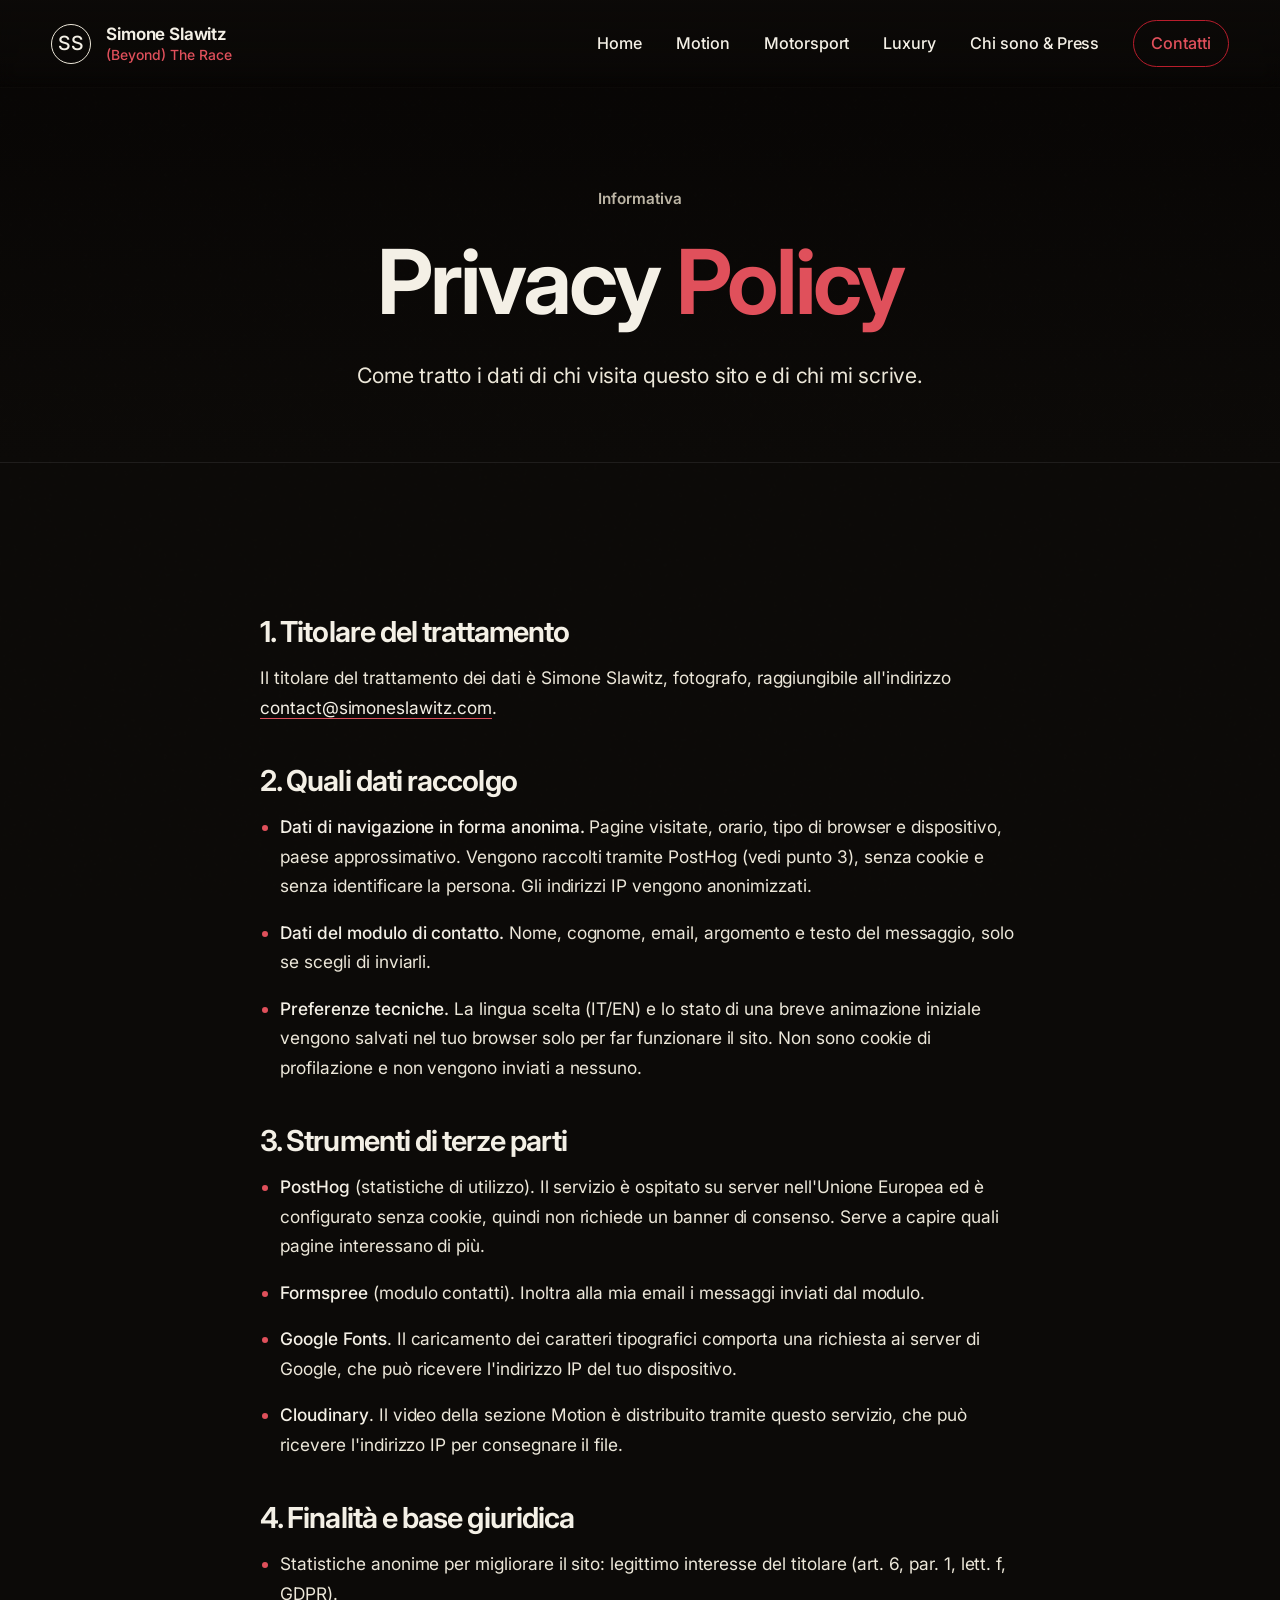
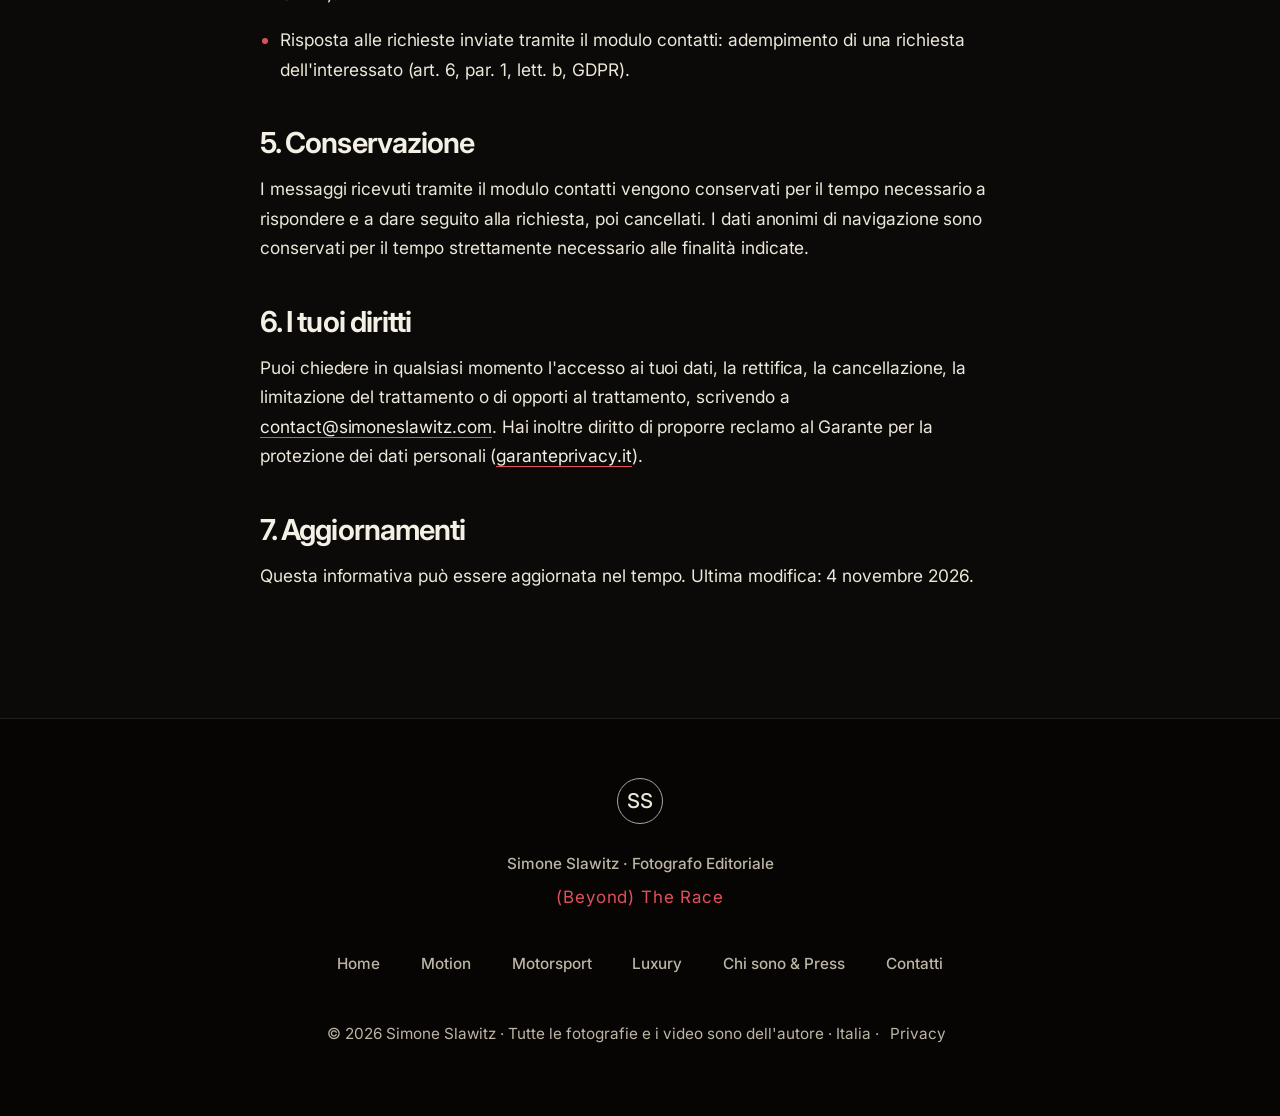
<file: privacy.html>
<!DOCTYPE html>
<html lang="it" data-static-lang>
<head>
<meta charset="utf-8"/>
<meta content="width=device-width, initial-scale=1.0" name="viewport"/>
<title>Privacy Policy — Simone Slawitz</title>
<meta name="description" content="Informativa privacy del sito di Simone Slawitz: quali dati raccogliamo, con quali strumenti, per quali finalità e quali sono i tuoi diritti."/>
<meta name="author" content="Simone Slawitz"/>
<meta name="robots" content="noindex, follow"/>
<link rel="canonical" href="https://simoneslawitz.com/privacy.html"/>
<link href="https://fonts.googleapis.com" rel="preconnect"/>
<link crossorigin="" href="https://fonts.gstatic.com" rel="preconnect"/>
<link href="https://fonts.googleapis.com/css2?family=Inter:wght@400;500;600;700&amp;display=swap" rel="stylesheet"/>
<link rel="stylesheet" href="style.css?v=b53ac82a"/>
<link rel="icon" href="favicon.ico" sizes="any"/>
<link rel="icon" href="favicon-32.png" type="image/png" sizes="32x32"/>
<link rel="icon" href="favicon-16.png" type="image/png" sizes="16x16"/>
<link rel="apple-touch-icon" href="apple-touch-icon.png"/>
<script>
    !function(t,e){var o,n,p,r;e.__SV||(window.posthog=e,e._i=[],e.init=function(i,s,a){function g(t,e){var o=e.split(".");2==o.length&&(t=t[o[0]],e=o[1]),t[e]=function(){t.push([e].concat(Array.prototype.slice.call(arguments,0)))}}(p=t.createElement("script")).type="text/javascript",p.crossOrigin="anonymous",p.async=!0,p.src=s.api_host.replace(".i.posthog.com","-assets.i.posthog.com")+"/static/array.js",(r=t.getElementsByTagName("script")[0]).parentNode.insertBefore(p,r);var u=e;for(void 0!==a?u=e[a]=[]:a="posthog",u.people=u.people||[],Object.defineProperty(u,"toString",{configurable:!0,enumerable:!0,writable:!0,value:function(t){var e="posthog";return"posthog"!==a&&(e+="."+a),t||(e+=" (stub)"),e}}),Object.defineProperty(u.people,"toString",{configurable:!0,enumerable:!0,writable:!0,value:function(){return u.toString(1)+".people (stub)"}}),o="init capture register register_once register_for_session unregister unregister_for_session getFeatureFlag getFeatureFlagResult isFeatureEnabled reloadFeatureFlags updateEarlyAccessFeatureEnrollment getEarlyAccessFeatures on onFeatureFlags onSessionId getSurveys getActiveMatchingSurveys renderSurvey canRenderSurvey getNextSurveyStep identify setPersonProperties group resetGroups setPersonPropertiesForFlags resetPersonPropertiesForFlags setGroupPropertiesForFlags resetGroupPropertiesForFlags reset get_distinct_id getGroups get_session_id get_session_replay_url alias set_config startSessionRecording stopSessionRecording sessionRecordingStarted captureException loadToolbar get_property getSessionProperty createPersonProfile opt_in_capturing opt_out_capturing has_opted_in_capturing has_opted_out_capturing clear_opt_in_out_capturing debug".split(" "),n=0;n<o.length;n++)g(u,o[n]);e._i.push([i,s,a])},e.__SV=1)}(document,window.posthog||[]);
    posthog.init('phc_Cyk9bUE5jib328vtY2F2wsrNcvmgRVMdYw8PGZwSZtoG', {
        api_host: 'https://eu.i.posthog.com',
        defaults: '2026-08-30',
        cookieless_mode: 'always',
    })
</script>
</head>
<body>
<div id="scrollProgress"></div>

<nav id="mainNav">
  <a class="brand" href="index.html">
    <div class="monogram">SS</div>
    <div class="brand-name">
      Simone Slawitz
      <small>(Beyond) The Race</small>
    </div>
  </a>
  <div aria-label="Language selector" class="lang-switch"><button data-lang-btn="en" type="button">EN</button><button data-lang-btn="it" type="button">IT</button></div>
  <button class="nav-toggle" aria-label="Toggle menu" aria-expanded="false">☰</button>
  <div class="nav-links">
    <a href="index.html">Home</a>
    <a href="motion.html">Motion</a>
    <a href="motorsport.html">Motorsport</a>
    <a href="luxury.html">Luxury</a>
    <a href="about.html">Chi sono &amp; Press</a>
    <a class="nav-cta" href="contact.html">Contatti</a>
  </div>
</nav>

<header class="page-head">
  <div class="kicker">Informativa</div>
  <h1>Privacy <em>Policy</em></h1>
  <p class="lead">Come tratto i dati di chi visita questo sito e di chi mi scrive.</p>
</header>

<section>
  <div class="prose">
    <h2>1. Titolare del trattamento</h2>
    <p>Il titolare del trattamento dei dati è Simone Slawitz, fotografo, raggiungibile all'indirizzo <a href="mailto:contact@simoneslawitz.com">contact@simoneslawitz.com</a>.</p>

    <h2>2. Quali dati raccolgo</h2>
    <ul>
      <li><strong>Dati di navigazione in forma anonima.</strong> Pagine visitate, orario, tipo di browser e dispositivo, paese approssimativo. Vengono raccolti tramite PostHog (vedi punto 3), senza cookie e senza identificare la persona. Gli indirizzi IP vengono anonimizzati.</li>
      <li><strong>Dati del modulo di contatto.</strong> Nome, cognome, email, argomento e testo del messaggio, solo se scegli di inviarli.</li>
      <li><strong>Preferenze tecniche.</strong> La lingua scelta (IT/EN) e lo stato di una breve animazione iniziale vengono salvati nel tuo browser solo per far funzionare il sito. Non sono cookie di profilazione e non vengono inviati a nessuno.</li>
    </ul>

    <h2>3. Strumenti di terze parti</h2>
    <ul>
      <li><strong>PostHog</strong> (statistiche di utilizzo). Il servizio è ospitato su server nell'Unione Europea ed è configurato senza cookie, quindi non richiede un banner di consenso. Serve a capire quali pagine interessano di più.</li>
      <li><strong>Formspree</strong> (modulo contatti). Inoltra alla mia email i messaggi inviati dal modulo.</li>
      <li><strong>Google Fonts</strong>. Il caricamento dei caratteri tipografici comporta una richiesta ai server di Google, che può ricevere l'indirizzo IP del tuo dispositivo.</li>
      <li><strong>Cloudinary</strong>. Il video della sezione Motion è distribuito tramite questo servizio, che può ricevere l'indirizzo IP per consegnare il file.</li>
    </ul>

    <h2>4. Finalità e base giuridica</h2>
    <ul>
      <li>Statistiche anonime per migliorare il sito: legittimo interesse del titolare (art. 6, par. 1, lett. f, GDPR).</li>
      <li>Risposta alle richieste inviate tramite il modulo contatti: adempimento di una richiesta dell'interessato (art. 6, par. 1, lett. b, GDPR).</li>
    </ul>

    <h2>5. Conservazione</h2>
    <p>I messaggi ricevuti tramite il modulo contatti vengono conservati per il tempo necessario a rispondere e a dare seguito alla richiesta, poi cancellati. I dati anonimi di navigazione sono conservati per il tempo strettamente necessario alle finalità indicate.</p>

    <h2>6. I tuoi diritti</h2>
    <p>Puoi chiedere in qualsiasi momento l'accesso ai tuoi dati, la rettifica, la cancellazione, la limitazione del trattamento o di opporti al trattamento, scrivendo a <a href="mailto:contact@simoneslawitz.com">contact@simoneslawitz.com</a>. Hai inoltre diritto di proporre reclamo al Garante per la protezione dei dati personali (<a href="https://www.garanteprivacy.it" target="_blank" rel="noopener">garanteprivacy.it</a>).</p>

    <h2>7. Aggiornamenti</h2>
    <p>Questa informativa può essere aggiornata nel tempo. Ultima modifica: 4 novembre 2026.</p>
  </div>
</section>

<footer>
  <div class="colophon-mark">SS</div>
  <div class="colophon-text">
    Simone Slawitz · Fotografo Editoriale <em>(Beyond) The Race</em>
  </div>
  <div class="footer-nav">
    <a href="index.html">Home</a>
    <a href="motion.html">Motion</a>
    <a href="motorsport.html">Motorsport</a>
    <a href="luxury.html">Luxury</a>
    <a href="about.html">Chi sono &amp; Press</a>
    <a href="contact.html">Contatti</a>
  </div>
  <div class="colophon-fineprint">
    © 2026 Simone Slawitz · Tutte le fotografie e i video sono dell'autore · Italia · <a href="privacy.html">Privacy</a>
  </div>
</footer>

<script src="site.js?v=66c65bfa"></script>
</body>
</html>
</file>
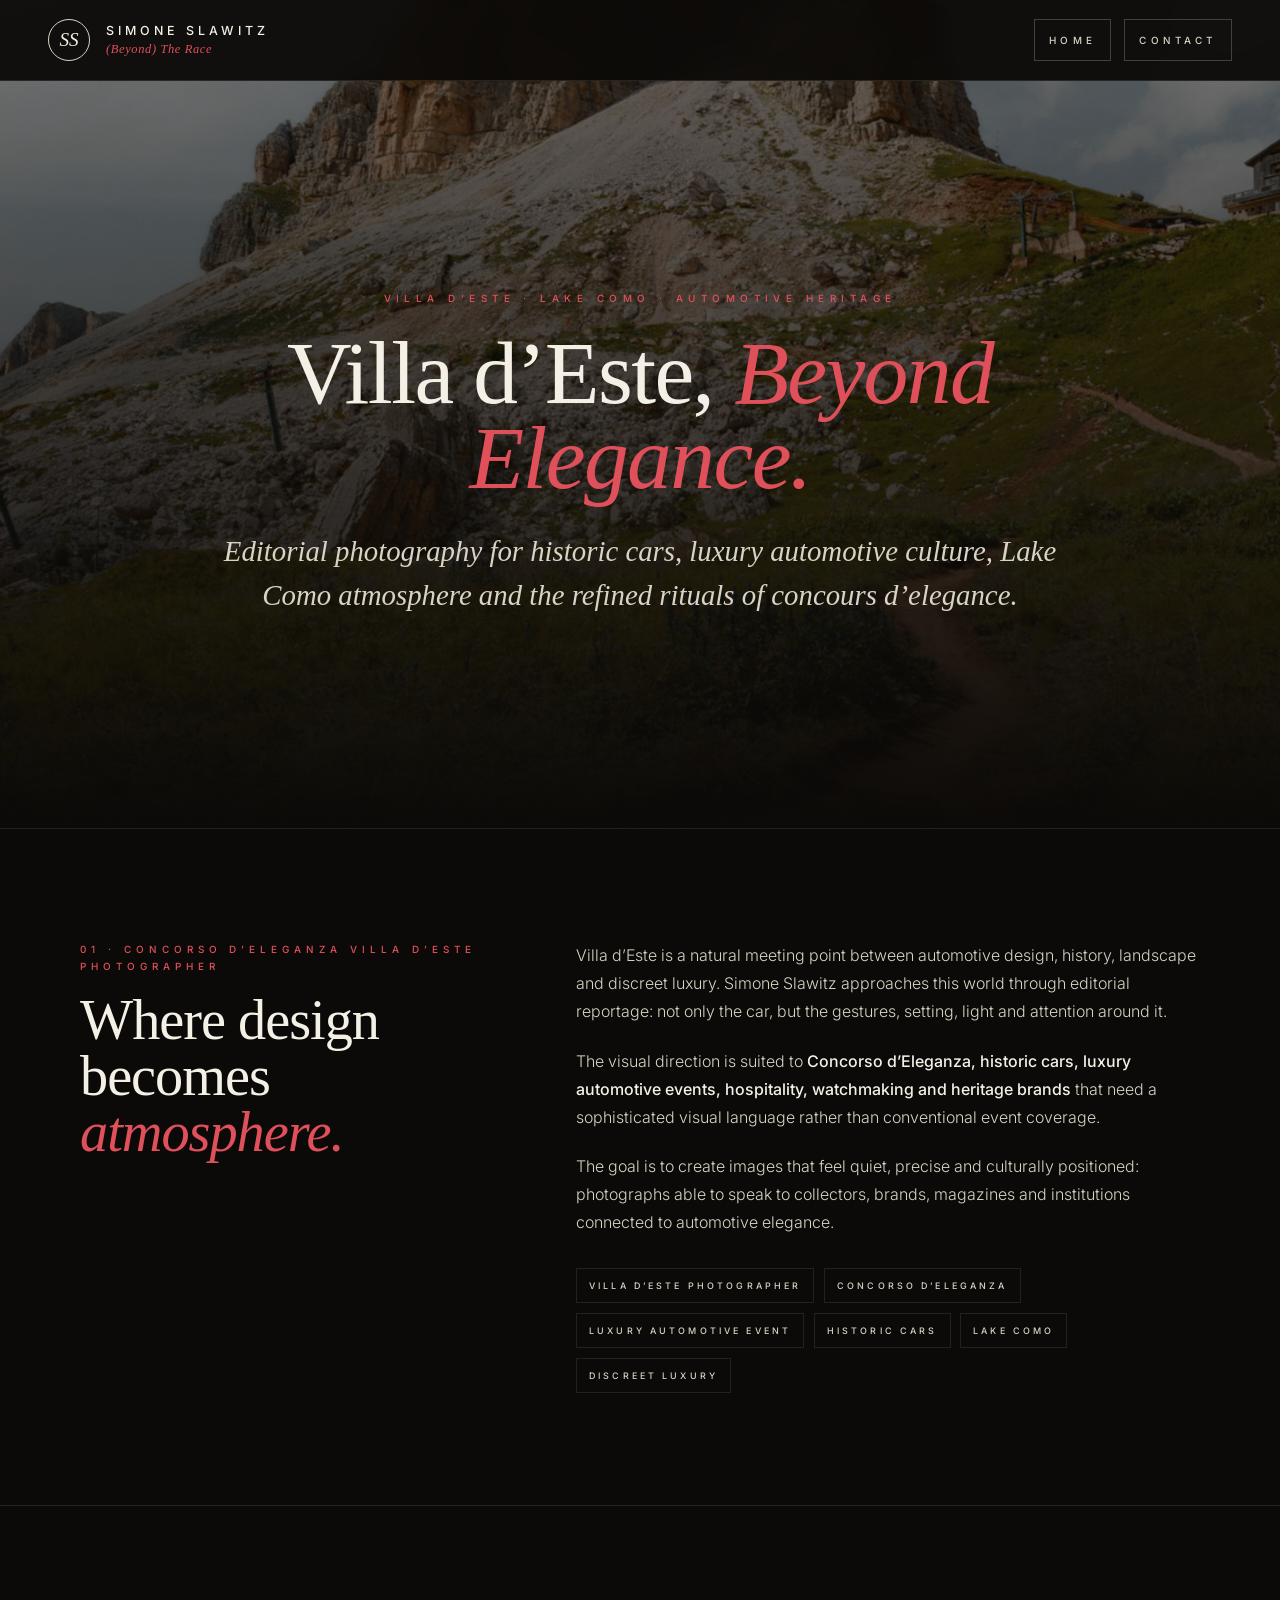
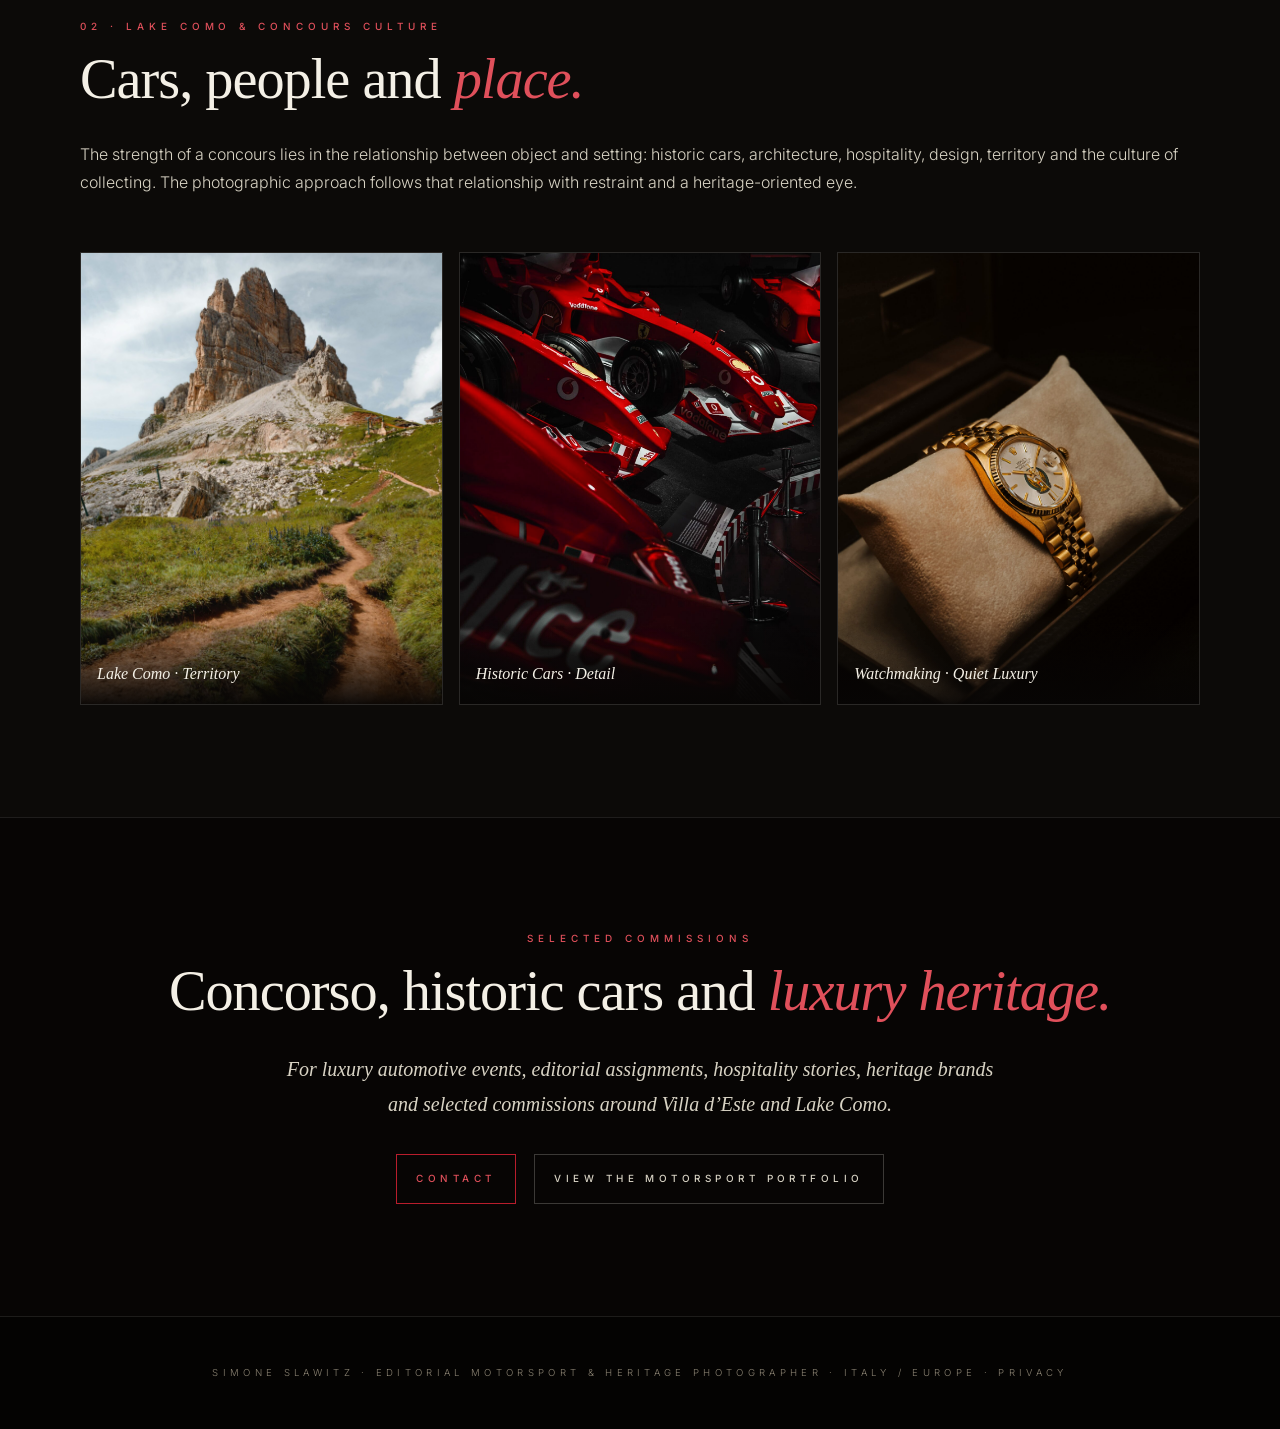
<file: villa-deste-automotive-photographer.html>
<!DOCTYPE html>
<html lang="en">
<head>
<meta charset="utf-8"/>
<meta name="viewport" content="width=device-width, initial-scale=1.0"/>
<title>Villa d’Este Automotive Photographer — Concorso d’Eleganza &amp; Luxury Heritage | Simone Slawitz</title>
<meta name="description" content="Villa d’Este automotive photography by Simone Slawitz. Editorial reportage for Concorso d’Eleganza, historic cars, luxury automotive events, Lake Como atmosphere and discreet heritage storytelling."/>
<meta name="robots" content="index, follow, max-image-preview:large"/>
<link rel="canonical" href="https://simoneslawitz.com/villa-deste-automotive-photographer.html"/>
<meta property="og:title" content="Villa d’Este Automotive Photographer — Concorso d’Eleganza &amp; Luxury Heritage | Simone Slawitz"/>
<meta property="og:description" content="Villa d’Este automotive photography by Simone Slawitz. Editorial reportage for Concorso d’Eleganza, historic cars, luxury automotive events, Lake Como atmosphere and discreet heritage storytelling."/>
<meta property="og:type" content="article"/>
<meta property="og:url" content="https://simoneslawitz.com/villa-deste-automotive-photographer.html"/>
<meta property="og:image" content="https://simoneslawitz.com/study-landscape.jpg"/>
<meta name="twitter:card" content="summary_large_image"/>
<meta name="twitter:title" content="Villa d’Este Automotive Photographer — Concorso d’Eleganza &amp; Luxury Heritage | Simone Slawitz"/>
<meta name="twitter:description" content="Villa d’Este automotive photography by Simone Slawitz. Editorial reportage for Concorso d’Eleganza, historic cars, luxury automotive events, Lake Como atmosphere and discreet heritage storytelling."/>
<meta name="twitter:image" content="https://simoneslawitz.com/study-landscape.jpg"/>
<script type="application/ld+json">
{
  "@context": "https://schema.org",
  "@type": "WebPage",
  "@id": "https://simoneslawitz.com/villa-deste-automotive-photographer.html#webpage",
  "url": "https://simoneslawitz.com/villa-deste-automotive-photographer.html",
  "name": "Villa d’Este Automotive Photographer — Concorso d’Eleganza & Luxury Heritage | Simone Slawitz",
  "description": "Villa d’Este automotive photography by Simone Slawitz. Editorial reportage for Concorso d’Eleganza, historic cars, luxury automotive events, Lake Como atmosphere and discreet heritage storytelling.",
  "isPartOf": {
    "@type": "WebSite",
    "@id": "https://simoneslawitz.com/#website",
    "url": "https://simoneslawitz.com/",
    "name": "Simone Slawitz — (Beyond) The Race"
  },
  "author": {
    "@type": "Person",
    "@id": "https://simoneslawitz.com/#person",
    "name": "Simone Slawitz",
    "url": "https://simoneslawitz.com/"
  },
  "about": [
    "Villa d'Este photographer",
    "Concorso d'Eleganza Villa d'Este",
    "Luxury automotive event photographer",
    "Historic cars photographer Italy",
    "Lake Como",
    "Watchmaking",
    "Discreet luxury"
  ],
  "primaryImageOfPage": {
    "@type": "ImageObject",
    "url": "https://simoneslawitz.com/study-landscape.jpg",
    "caption": "Villa d’Este Automotive Photographer — Concorso d’Eleganza & Luxury Heritage | Simone Slawitz"
  }
}
</script>
<link rel="preconnect" href="https://fonts.googleapis.com"/>
<link rel="preconnect" href="https://fonts.gstatic.com" crossorigin/>
<link href="https://fonts.googleapis.com/css2?family=Inter:wght@400;500;600;700&amp;display=swap" rel="stylesheet"/>
<style>
:root{
  --bg:#0c0a08;--bg-2:#131110;--bg-3:#1a1816;
  --fg:#f4f0e6;--fg-soft:#d8d3c4;--fg-muted:#8a8272;
  --rosso:#b81d2c;--rosso-text:#e0505b;--line:rgba(244,240,230,0.10);--line-strong:rgba(244,240,230,0.22);
}
*{margin:0;padding:0;box-sizing:border-box}
html{scroll-behavior:smooth}
body{background:var(--bg);color:var(--fg);font-family:'Inter',-apple-system,sans-serif;font-weight:300;line-height:1.75;-webkit-font-smoothing:antialiased;overflow-x:hidden}
body::before{content:'';position:fixed;inset:0;pointer-events:none;z-index:1;background-image:url("data:image/svg+xml,%3Csvg viewBox='0 0 200 200' xmlns='http://www.w3.org/2000/svg'%3E%3Cfilter id='n'%3E%3CfeTurbulence baseFrequency='0.9' numOctaves='2'/%3E%3C/filter%3E%3Crect width='100%25' height='100%25' filter='url(%23n)' opacity='0.45'/%3E%3C/svg%3E");opacity:.035;mix-blend-mode:overlay}
a{color:inherit;text-decoration:none;transition:.3s}a:hover{opacity:.72}img{display:block;max-width:100%}
nav{position:fixed;top:0;left:0;right:0;z-index:100;padding:1.2rem 3rem;display:flex;justify-content:space-between;align-items:center;background:rgba(12,10,8,.94);backdrop-filter:blur(10px);border-bottom:1px solid var(--line)}
.brand{display:flex;align-items:center;gap:1rem}
.monogram{width:42px;height:42px;border:1px solid var(--fg-soft);border-radius:50%;display:flex;align-items:center;justify-content:center;font-family:'Bodoni Moda',serif;font-style:italic;font-size:1.2rem}
.brand-name{font-weight:500;font-size:.78rem;letter-spacing:.32em;text-transform:uppercase;line-height:1.1}
.brand-name small{display:block;font-family:'Cormorant Garamond',serif;font-style:italic;font-size:.78rem;letter-spacing:.05em;color:var(--rosso-text);text-transform:none;margin-top:.3rem}
.nav-right{display:flex;gap:.8rem;align-items:center}
.nav-link{font-weight:500;font-size:.62rem;letter-spacing:.42em;text-transform:uppercase;color:var(--fg-soft);border:1px solid var(--line-strong);padding:.7rem .9rem}
.nav-link:hover{border-color:var(--rosso);color:var(--rosso-text);opacity:1}
.hero{min-height:92vh;position:relative;display:flex;align-items:center;justify-content:center;overflow:hidden;background:#070504}
.hero-bg{position:absolute;inset:0;background-position:center;background-size:cover;background-repeat:no-repeat;opacity:.62;filter:contrast(1.08) saturate(.98);transform:scale(1.01)}
.hero::after{content:'';position:absolute;inset:0;background:linear-gradient(180deg,rgba(12,10,8,.25),rgba(12,10,8,.72) 65%,var(--bg) 100%)}
.hero-content{position:relative;z-index:2;max-width:1080px;padding:8rem 2rem 3rem;text-align:center}
.kicker{font-weight:500;font-size:.62rem;letter-spacing:.55em;text-transform:uppercase;color:var(--rosso-text);margin-bottom:1.4rem}
h1{font-family:'Bodoni Moda',serif;font-weight:400;font-size:clamp(3rem,7vw,6.8rem);line-height:.95;letter-spacing:-.018em;margin-bottom:1.8rem}
h1 em{font-style:italic;color:var(--rosso-text);font-weight:500}
.lead{font-family:'Cormorant Garamond',serif;font-style:italic;font-size:clamp(1.25rem,2.4vw,1.8rem);line-height:1.55;color:var(--fg-soft);max-width:850px;margin:0 auto}
main{position:relative;z-index:2}.section{padding:7rem 3rem;border-top:1px solid var(--line)}.inner{max-width:1120px;margin:0 auto}
.grid{display:grid;grid-template-columns:4fr 6fr;gap:5rem;align-items:start}
.marker{font-weight:500;font-size:.62rem;letter-spacing:.5em;text-transform:uppercase;color:var(--rosso-text);margin-bottom:1rem}
h2{font-family:'Bodoni Moda',serif;font-weight:400;font-size:clamp(2.2rem,4.4vw,4rem);line-height:1;letter-spacing:-.018em;margin-bottom:2rem}
h2 em{font-style:italic;color:var(--rosso-text)}.copy p{color:var(--fg-soft);font-size:1rem;margin-bottom:1.35rem}.copy strong{color:var(--fg);font-weight:500}
.gallery{display:grid;grid-template-columns:repeat(3,1fr);gap:1rem;margin-top:3.5rem}
.gallery figure{position:relative;aspect-ratio:4/5;overflow:hidden;border:1px solid var(--line);background:var(--bg-2)}
.gallery img{width:100%;height:100%;object-fit:cover;filter:contrast(1.05) saturate(.95);transition:transform .8s ease}.gallery figure:hover img{transform:scale(1.04)}
figcaption{position:absolute;left:0;right:0;bottom:0;padding:2.5rem 1rem 1rem;background:linear-gradient(180deg,transparent,rgba(7,5,4,.95));font-family:'Cormorant Garamond',serif;font-style:italic;color:var(--fg)}
.keywords{display:flex;flex-wrap:wrap;gap:.6rem;margin-top:2rem}.keywords span{font-weight:500;font-size:.56rem;letter-spacing:.35em;text-transform:uppercase;color:var(--fg-soft);border:1px solid var(--line);padding:.55rem .75rem}
.cta{text-align:center;background:#070504}.cta p{font-family:'Cormorant Garamond',serif;font-style:italic;font-size:1.25rem;color:var(--fg-soft);max-width:740px;margin:0 auto 2rem}
.button{display:inline-block;border:1px solid var(--rosso);color:var(--rosso-text);padding:.95rem 1.2rem;font-weight:500;font-size:.62rem;letter-spacing:.45em;text-transform:uppercase}.button:hover{background:var(--rosso);color:var(--fg);opacity:1}
footer{padding:3rem;text-align:center;border-top:1px solid var(--line);background:#040302;color:var(--fg-muted);font-size:.6rem;letter-spacing:.45em;text-transform:uppercase}
@media(max-width:850px){nav{padding:1rem 1.2rem}.brand-name{font-size:.66rem}.nav-right{display:none}.grid{grid-template-columns:1fr;gap:2.5rem}.gallery{grid-template-columns:1fr}.section{padding:5rem 1.4rem}.hero-content{padding:7rem 1.4rem 2rem}}
</style>
<link rel="icon" href="favicon.ico" sizes="any"/>
<link rel="icon" href="favicon-32.png" type="image/png" sizes="32x32"/>
<link rel="icon" href="favicon-16.png" type="image/png" sizes="16x16"/>
<link rel="apple-touch-icon" href="apple-touch-icon.png"/>
<script>
    !function(t,e){var o,n,p,r;e.__SV||(window.posthog=e,e._i=[],e.init=function(i,s,a){function g(t,e){var o=e.split(".");2==o.length&&(t=t[o[0]],e=o[1]),t[e]=function(){t.push([e].concat(Array.prototype.slice.call(arguments,0)))}}(p=t.createElement("script")).type="text/javascript",p.crossOrigin="anonymous",p.async=!0,p.src=s.api_host.replace(".i.posthog.com","-assets.i.posthog.com")+"/static/array.js",(r=t.getElementsByTagName("script")[0]).parentNode.insertBefore(p,r);var u=e;for(void 0!==a?u=e[a]=[]:a="posthog",u.people=u.people||[],Object.defineProperty(u,"toString",{configurable:!0,enumerable:!0,writable:!0,value:function(t){var e="posthog";return"posthog"!==a&&(e+="."+a),t||(e+=" (stub)"),e}}),Object.defineProperty(u.people,"toString",{configurable:!0,enumerable:!0,writable:!0,value:function(){return u.toString(1)+".people (stub)"}}),o="init capture register register_once register_for_session unregister unregister_for_session getFeatureFlag getFeatureFlagResult isFeatureEnabled reloadFeatureFlags updateEarlyAccessFeatureEnrollment getEarlyAccessFeatures on onFeatureFlags onSessionId getSurveys getActiveMatchingSurveys renderSurvey canRenderSurvey getNextSurveyStep identify setPersonProperties group resetGroups setPersonPropertiesForFlags resetPersonPropertiesForFlags setGroupPropertiesForFlags resetGroupPropertiesForFlags reset get_distinct_id getGroups get_session_id get_session_replay_url alias set_config startSessionRecording stopSessionRecording sessionRecordingStarted captureException loadToolbar get_property getSessionProperty createPersonProfile opt_in_capturing opt_out_capturing has_opted_in_capturing has_opted_out_capturing clear_opt_in_out_capturing debug".split(" "),n=0;n<o.length;n++)g(u,o[n]);e._i.push([i,s,a])},e.__SV=1)}(document,window.posthog||[]);
    posthog.init('phc_Cyk9bUE5jib328vtY2F2wsrNcvmgRVMdYw8PGZwSZtoG', {
        api_host: 'https://eu.i.posthog.com',
        defaults: '2026-08-30',
        cookieless_mode: 'always',
    })
</script>
</head>
<body>
<nav>
  <a class="brand" href="https://simoneslawitz.com/" aria-label="Back to Simone Slawitz portfolio homepage">
    <div class="monogram">SS</div>
    <div class="brand-name">Simone Slawitz<small>(Beyond) The Race</small></div>
  </a>
  <div class="nav-right">
    <a class="nav-link" href="https://simoneslawitz.com/">Home</a>
    <a class="nav-link" href="https://simoneslawitz.com/contact.html">Contact</a>
  </div>
</nav>

<header class="hero">
  <div class="hero-bg" style="background-image:url('study-landscape.jpg')" role="img" aria-label="Editorial photography for historic cars, luxury automotive culture, Lake Como atmosphere and the refined rituals of concours d’elegance."></div>
  <div class="hero-content">
    <div class="kicker">Villa d’Este · Lake Como · Automotive Heritage</div>
    <h1>Villa d’Este, <em>Beyond Elegance.</em></h1>
    <p class="lead">Editorial photography for historic cars, luxury automotive culture, Lake Como atmosphere and the refined rituals of concours d’elegance.</p>
  </div>
</header>

<main>
  <section class="section">
    <div class="inner grid">
      <div>
        <div class="marker">01 · Concorso d’Eleganza Villa d’Este Photographer</div>
        <h2>Where design becomes <em>atmosphere.</em></h2>
      </div>
      <div class="copy">
        <p>Villa d’Este is a natural meeting point between automotive design, history, landscape and discreet luxury. Simone Slawitz approaches this world through editorial reportage: not only the car, but the gestures, setting, light and attention around it.</p>
        <p>The visual direction is suited to <strong>Concorso d’Eleganza, historic cars, luxury automotive events, hospitality, watchmaking and heritage brands</strong> that need a sophisticated visual language rather than conventional event coverage.</p>
        <p>The goal is to create images that feel quiet, precise and culturally positioned: photographs able to speak to collectors, brands, magazines and institutions connected to automotive elegance.</p>
        <div class="keywords" aria-label="Photography specialisations">
          <span>Villa d’Este Photographer</span>
          <span>Concorso d’Eleganza</span>
          <span>Luxury Automotive Event</span>
          <span>Historic Cars</span>
          <span>Lake Como</span>
          <span>Discreet Luxury</span>
        </div>
      </div>
    </div>
  </section>

  <section class="section">
    <div class="inner">
      <div class="marker">02 · Lake Como & Concours Culture</div>
      <h2>Cars, people and <em>place.</em></h2>
      <div class="copy">
        <p>The strength of a concours lies in the relationship between object and setting: historic cars, architecture, hospitality, design, territory and the culture of collecting. The photographic approach follows that relationship with restraint and a heritage-oriented eye.</p>
      </div>
      <div class="gallery">
        <figure>
          <img src="study-landscape.jpg" alt="Lake Como territory and luxury heritage photography by Simone Slawitz">
          <figcaption>Lake Como · Territory</figcaption>
        </figure>
        <figure>
          <img src="heritage.jpg" alt="Historic car detail for luxury automotive event photography by Simone Slawitz">
          <figcaption>Historic Cars · Detail</figcaption>
        </figure>
        <figure>
          <img src="study-watch.jpg" alt="Watchmaking and luxury editorial photography by Simone Slawitz">
          <figcaption>Watchmaking · Quiet Luxury</figcaption>
        </figure>
      </div>
    </div>
  </section>

  <section class="section cta">
    <div class="inner">
      <div class="marker">Selected Commissions</div>
      <h2>Concorso, historic cars and <em>luxury heritage.</em></h2>
      <p>For luxury automotive events, editorial assignments, hospitality stories, heritage brands and selected commissions around Villa d’Este and Lake Como.</p>
      <a class="button" href="https://simoneslawitz.com/contact.html">Contact</a> <a class="button" style="margin-left:.9rem;border-color:var(--line-strong);color:var(--fg-soft)" href="https://simoneslawitz.com/motorsport.html">View the Motorsport Portfolio</a>
    </div>
  </section>
</main>

<footer>
  Simone Slawitz · Editorial Motorsport & Heritage Photographer · Italy / Europe · <a href="privacy.html">Privacy</a>
</footer>
</body>
</html>
</file>
<file: style.css>
/* ============================================================
   SIMONE SLAWITZ — (Beyond) The Race
   Shared stylesheet · Dark heritage, cleaned up
   ============================================================ */

:root{
  --bg:#0c0a08;
  --bg-2:#131110;
  --bg-3:#1a1816;
  --bg-deep:#070504;
  --fg:#f4f0e6;
  --fg-soft:#d8d3c4;
  --fg-dim:#9a9384;
  --fg-muted:#8a8272;
  --rosso:#b81d2c;--rosso-text:#e0505b;
  --rosso-dark:#7c0e1a;
  --line:rgba(244,240,230,.10);
  --line-strong:rgba(244,240,230,.22);
  --serif:'Bodoni Moda',serif;
  --italic:'Cormorant Garamond',serif;
  --sans:'Inter',-apple-system,sans-serif;
}
*{margin:0;padding:0;box-sizing:border-box}
html{scroll-behavior:smooth}
body{
  background:var(--bg);color:var(--fg);
  font-family:var(--sans);font-weight:300;line-height:1.65;
  overflow-x:hidden;-webkit-font-smoothing:antialiased;
}
body::before{
  content:'';position:fixed;inset:0;pointer-events:none;z-index:1;
  background-image:url("data:image/svg+xml,%3Csvg viewBox='0 0 200 200' xmlns='http://www.w3.org/2000/svg'%3E%3Cfilter id='n'%3E%3CfeTurbulence baseFrequency='0.9' numOctaves='2'/%3E%3C/filter%3E%3Crect width='100%25' height='100%25' filter='url(%23n)' opacity='0.45'/%3E%3C/svg%3E");
  opacity:.03;mix-blend-mode:overlay;
}
img{max-width:100%;display:block}
a{color:inherit;text-decoration:none;transition:opacity .3s}
a:hover{opacity:.75}

/* ---------- kickers / labels ---------- */
.kicker{
  font-family:var(--sans);font-weight:500;font-size:.62rem;
  letter-spacing:.5em;text-transform:uppercase;color:var(--fg-dim);
}
.kicker .red{color:var(--rosso-text)}

/* ---------- NAV ---------- */
nav{
  position:fixed;top:0;left:0;right:0;z-index:100;
  padding:1.2rem 3rem;
  display:flex;justify-content:space-between;align-items:center;gap:1.5rem;
  background:linear-gradient(180deg,rgba(12,10,8,.94) 0%,rgba(12,10,8,.55) 70%,rgba(12,10,8,0) 100%);
  backdrop-filter:blur(8px);
  border-bottom:1px solid transparent;
  transition:all .35s ease;
}
nav.scrolled{background:rgba(12,10,8,.97);border-bottom-color:var(--line);padding:.9rem 3rem}
.brand{display:flex;align-items:center;gap:.9rem;flex-shrink:0}
.monogram{
  width:40px;height:40px;border:1px solid var(--fg-soft);border-radius:50%;
  display:flex;align-items:center;justify-content:center;
  font-family:var(--serif);font-style:italic;font-weight:500;
  font-size:1.15rem;color:var(--fg);flex-shrink:0;transition:all .3s;
}
.brand:hover .monogram{border-color:var(--rosso);color:var(--rosso-text)}
.brand-name{
  font-family:var(--sans);font-weight:500;
  font-size:.74rem;letter-spacing:.3em;text-transform:uppercase;line-height:1.1;
}
.brand-name small{
  display:block;font-family:var(--italic);font-style:italic;font-weight:400;
  font-size:.76rem;letter-spacing:.05em;color:var(--rosso-text);text-transform:none;margin-top:.25rem;
}
.nav-links{display:flex;gap:2rem;font-family:var(--sans);font-weight:500;font-size:.63rem;letter-spacing:.3em;text-transform:uppercase;align-items:center}
.nav-links a{position:relative;padding:.3rem 0;white-space:nowrap}
.nav-links a::after{content:'';position:absolute;bottom:0;left:0;width:0;height:1px;background:var(--rosso);transition:width .35s}
.nav-links a:hover::after,.nav-links a.active::after{width:100%}
.nav-links a.active{color:var(--fg)}
.nav-links a.nav-cta{
  border:1px solid var(--rosso);color:var(--rosso-text);padding:.55rem 1rem;
  transition:background .3s,color .3s;
}
.nav-links a.nav-cta::after{display:none}
.nav-links a.nav-cta:hover{background:var(--rosso);color:var(--fg);opacity:1}
.lang-switch{display:flex;gap:.15rem;border:1px solid var(--line-strong);flex-shrink:0}
.lang-switch button{
  background:none;border:none;color:var(--fg-dim);cursor:pointer;
  font-family:var(--sans);font-weight:500;font-size:.6rem;letter-spacing:.2em;
  padding:.45rem .65rem;transition:all .25s;
}
.lang-switch button.active{background:var(--fg);color:var(--bg)}
.nav-toggle{display:none;background:none;border:none;color:var(--fg);font-size:1.4rem;cursor:pointer}

/* ---------- PAGE HEADER (subpages) ---------- */
.page-head{
  padding:11rem 3rem 4rem;text-align:center;position:relative;
  background:linear-gradient(180deg,var(--bg-deep) 0%,var(--bg) 100%);
  border-bottom:1px solid var(--line);
}
.page-head .kicker{margin-bottom:1.4rem}
.page-head h1{
  font-family:var(--serif);font-weight:400;
  font-size:clamp(2.8rem,7vw,5.5rem);line-height:1;letter-spacing:-.018em;
}
.page-head h1 em{font-style:italic;color:var(--rosso-text);font-weight:500}
.page-head .lead{
  max-width:640px;margin:1.6rem auto 0;
  font-family:var(--italic);font-style:italic;
  font-size:1.25rem;color:var(--fg-soft);line-height:1.7;
}

/* ---------- SECTIONS ---------- */
section{padding:6.5rem 3rem;position:relative}
.section-header{max-width:1200px;margin:0 auto 4rem;text-align:center}
.section-header .kicker{margin-bottom:1.3rem}
.section-title{
  font-family:var(--serif);font-weight:400;
  font-size:clamp(2.2rem,5vw,3.8rem);line-height:1;letter-spacing:-.018em;
}
.section-title em{font-style:italic;color:var(--rosso-text);font-weight:500}
.section-desc{
  max-width:640px;margin:1.5rem auto 0;
  font-family:var(--italic);font-style:italic;
  font-size:1.2rem;color:var(--fg-soft);line-height:1.7;
}

/* ---------- HERO (home) ---------- */
.hero{
  min-height:100vh;position:relative;
  display:flex;align-items:center;justify-content:center;overflow:hidden;
  background:linear-gradient(180deg,#0c0a08 0%,#070504 100%);
}
.hero-bg{
  position:absolute;inset:0;
  background:url('hero.jpg') center/cover no-repeat;
  opacity:.8;filter:contrast(1.08) saturate(1.03);
  animation:slowZoom 30s ease-in-out infinite alternate;
}
@keyframes slowZoom{from{transform:scale(1)}to{transform:scale(1.05)}}
.hero::after{
  content:'';position:absolute;inset:0;
  background:linear-gradient(180deg,rgba(12,10,8,.25) 0%,rgba(12,10,8,.42) 55%,rgba(12,10,8,.88) 100%);
}
.hero-content{position:relative;z-index:3;text-align:center;padding:0 2rem;max-width:1100px}
.hero-content > *{text-shadow:0 2px 14px rgba(0,0,0,.55)}
.hero h1{
  font-family:var(--serif);font-weight:400;
  font-size:clamp(3rem,9.5vw,7.5rem);line-height:.92;letter-spacing:-.018em;
}
.hero h1 .last{display:block;font-style:italic;font-weight:500}
.hero-concept{
  font-family:var(--italic);font-style:italic;
  font-size:clamp(1.4rem,3vw,2.3rem);color:var(--fg);margin:1.8rem 0 1.2rem;
}
.hero-concept .paren{color:var(--rosso-text);font-style:normal;font-family:var(--serif);font-weight:500}
.hero .tagline{
  font-family:var(--sans);font-weight:500;
  font-size:clamp(.66rem,1vw,.8rem);letter-spacing:.5em;text-transform:uppercase;color:var(--fg-soft);
  margin-bottom:2.6rem;
}
.hero-actions{display:flex;gap:1rem;justify-content:center;flex-wrap:wrap}
.hero-meta{
  position:absolute;bottom:2.2rem;left:0;right:0;z-index:3;
  display:flex;justify-content:space-between;align-items:flex-end;padding:0 3rem;
  font-family:var(--sans);font-weight:500;font-size:.58rem;letter-spacing:.4em;text-transform:uppercase;color:var(--fg-dim);
}
.hero-meta .scroll{display:flex;flex-direction:column;align-items:center;gap:.7rem}
.hero-meta .scroll::after{
  content:'';width:1px;height:34px;background:linear-gradient(180deg,var(--rosso),transparent);
  animation:scrollDown 2.5s infinite;
}
@keyframes scrollDown{
  0%{transform:scaleY(0);transform-origin:top}
  50%{transform:scaleY(1);transform-origin:top}
  51%{transform:scaleY(1);transform-origin:bottom}
  100%{transform:scaleY(0);transform-origin:bottom}
}

/* ---------- BUTTONS ---------- */
.btn{
  display:inline-block;font-family:var(--sans);font-weight:500;
  font-size:.63rem;letter-spacing:.4em;text-transform:uppercase;
  padding:1rem 1.6rem;border:1px solid var(--rosso);color:var(--fg);
  background:var(--rosso);transition:all .3s;
}
.btn:hover{background:var(--rosso-dark);border-color:var(--rosso-dark);opacity:1;transform:translateY(-3px);box-shadow:0 14px 30px -10px rgba(184,29,44,.55)}
.btn.ghost{background:rgba(7,5,4,.35);color:var(--fg);border-color:var(--line-strong)}
.btn.ghost:hover{border-color:var(--fg);background:rgba(7,5,4,.6);box-shadow:0 14px 30px -12px rgba(0,0,0,.6)}
.btn.outline-red{background:transparent;color:var(--rosso-text);border-color:var(--rosso)}
.btn.outline-red:hover{background:var(--rosso);color:var(--fg);transform:translateY(-3px);box-shadow:0 14px 30px -10px rgba(184,29,44,.45)}

/* ---------- AWARDS BAR ---------- */
.awards-bar{
  background:var(--bg-deep);border-top:1px solid var(--line);border-bottom:1px solid var(--line);
  padding:2.6rem 3rem;
}
.awards-grid{
  max-width:1300px;margin:0 auto;
  display:grid;grid-template-columns:repeat(4,1fr);
}
.seal{text-align:center;padding:.4rem 1.4rem;border-right:1px solid var(--line)}
.seal:last-child{border-right:none}
.seal-line{width:26px;height:1px;background:var(--rosso);margin:0 auto .8rem}
.seal-title{
  font-family:var(--serif);font-weight:500;font-size:1.02rem;color:var(--fg);
  margin-bottom:.4rem;line-height:1.25;
}
.seal-title em{font-style:italic;color:var(--rosso-text)}
.seal-meta{
  font-family:var(--sans);font-weight:500;
  font-size:.54rem;letter-spacing:.32em;text-transform:uppercase;color:var(--fg-muted);
}

/* ---------- DIRECTION CARDS (home) ---------- */
.direction-grid{
  max-width:1400px;margin:0 auto;
  display:grid;grid-template-columns:repeat(3,1fr);gap:1.6rem;
}
.direction-card{
  position:relative;overflow:hidden;display:block;
  aspect-ratio:4/5;border:1px solid var(--line);
  background:var(--bg-2);
}
.direction-card img{
  position:absolute;inset:0;width:100%;height:100%;object-fit:cover;
  filter:contrast(1.05) saturate(.95);transition:transform .8s ease,filter .8s ease;
}
.direction-card:hover img{transform:scale(1.04);filter:contrast(1.08) saturate(1.02)}
.direction-card:hover{opacity:1}
.direction-shade{
  position:absolute;inset:0;
  background:linear-gradient(180deg,rgba(12,10,8,.05) 30%,rgba(7,5,4,.9) 100%);
}
.direction-index{
  position:absolute;top:1.6rem;right:1.8rem;
  font-family:var(--serif);font-style:italic;font-size:1.1rem;color:rgba(244,240,230,.5);
}
.direction-content{position:absolute;left:0;right:0;bottom:0;padding:2.4rem}
.direction-content .kicker{color:var(--rosso-text);margin-bottom:.8rem;letter-spacing:.42em}
.direction-content h2{
  font-family:var(--serif);font-weight:400;
  font-size:clamp(1.9rem,3.2vw,2.8rem);line-height:1.02;letter-spacing:-.018em;margin-bottom:.8rem;
}
.direction-content h2 em{font-style:italic;color:var(--fg);font-weight:500}
.direction-content p{
  font-family:var(--italic);font-style:italic;
  color:var(--fg-soft);font-size:1.05rem;line-height:1.5;max-width:420px;margin-bottom:1.2rem;
}
.direction-link{
  font-family:var(--sans);font-weight:500;font-size:.6rem;letter-spacing:.4em;text-transform:uppercase;
  color:var(--fg);border-bottom:1px solid var(--rosso);padding-bottom:.3rem;display:inline-block;
}

/* ---------- SERVICE STRIP ---------- */
.service-strip{
  max-width:1400px;margin:2.6rem auto 0;
  display:flex;justify-content:center;gap:0;flex-wrap:wrap;
  border-top:1px solid var(--line);border-bottom:1px solid var(--line);
}
.service-strip span{
  font-family:var(--sans);font-weight:500;font-size:.58rem;letter-spacing:.38em;text-transform:uppercase;
  color:var(--fg-dim);padding:1.1rem 2rem;border-right:1px solid var(--line);
}
.service-strip span:last-child{border-right:none}

/* ---------- ABOUT TEASER / SPLIT ---------- */
.split{
  max-width:1300px;margin:0 auto;
  display:grid;grid-template-columns:5fr 7fr;gap:5rem;align-items:center;
}
.split-image{
  aspect-ratio:3/4;background:var(--bg-2);overflow:hidden;position:relative;
  border:1px solid var(--line);
}
.split-image img{width:100%;height:100%;object-fit:cover}
.split-image .plate{
  position:absolute;bottom:1rem;left:1rem;
  font-family:var(--sans);font-weight:500;font-size:.53rem;letter-spacing:.4em;text-transform:uppercase;color:var(--fg-soft);
  background:rgba(0,0,0,.6);padding:.4rem .7rem;backdrop-filter:blur(2px);
}
.split-text .kicker{margin-bottom:1.3rem}
.split-text h2{
  font-family:var(--serif);font-weight:400;
  font-size:clamp(2rem,4vw,3.2rem);line-height:1.05;letter-spacing:-.018em;margin-bottom:1.6rem;
}
.split-text h2 em{font-style:italic;color:var(--rosso-text);font-weight:500}
.split-text .lead{
  font-family:var(--italic);font-style:italic;
  font-size:1.35rem;color:var(--fg);line-height:1.55;margin-bottom:1.5rem;
}
.split-text p{color:var(--fg-soft);font-size:1rem;line-height:1.85;margin-bottom:1.2rem}
.split-text p strong{color:var(--fg);font-weight:500}
.split-text .btn{margin-top:1rem}

/* quote block */
.quote{
  font-family:var(--italic);font-style:italic;
  font-size:clamp(1.15rem,2vw,1.5rem);line-height:1.45;color:var(--fg);
  margin-top:2.2rem;padding:1.8rem;
  background:rgba(184,29,44,.06);border-left:3px solid var(--rosso);
}
.quote-attr{
  display:block;margin-top:.9rem;font-style:normal;
  font-family:var(--sans);font-weight:500;font-size:.58rem;letter-spacing:.42em;text-transform:uppercase;color:var(--rosso-text);
}

/* ---------- UPCOMING ---------- */
.upcoming{background:var(--bg-2);border-top:1px solid var(--line);border-bottom:1px solid var(--line)}
.upcoming-grid{
  max-width:1300px;margin:0 auto;
  display:grid;grid-template-columns:repeat(auto-fit,minmax(320px,1fr));gap:1.4rem;
}
.upcoming-card{
  border:1px solid var(--line);background:var(--bg);padding:2.2rem 1.9rem;
  transition:border-color .3s,transform .3s;
}
.upcoming-card:hover{border-color:var(--rosso);transform:translateY(-4px)}
.upcoming-date{
  font-family:var(--sans);font-weight:500;font-size:.6rem;letter-spacing:.38em;text-transform:uppercase;
  color:var(--rosso-text);margin-bottom:1rem;
}
.upcoming-name{
  font-family:var(--serif);font-weight:400;font-size:1.5rem;line-height:1.1;margin-bottom:.5rem;
}
.upcoming-name em{font-style:italic;color:var(--rosso-text);font-weight:500}
.upcoming-loc{
  font-family:var(--sans);font-weight:500;font-size:.56rem;letter-spacing:.32em;text-transform:uppercase;
  color:var(--fg-muted);margin-bottom:1rem;padding-bottom:1rem;border-bottom:1px solid var(--line);
}
.upcoming-note{font-family:var(--italic);font-style:italic;color:var(--fg-soft);font-size:1rem;line-height:1.55}
.upcoming-tags{max-width:1300px;margin:2.4rem auto 0}
.upcoming-tags-label{
  font-family:var(--sans);font-weight:500;font-size:.56rem;letter-spacing:.38em;text-transform:uppercase;
  color:var(--fg-muted);margin-bottom:1.1rem;
}
.upcoming-tag-list{list-style:none;margin:0;padding:0;display:flex;flex-wrap:wrap;gap:.7rem}
.upcoming-tag{
  display:flex;flex-direction:column;gap:.35rem;
  border:1px solid var(--line);background:var(--bg);padding:.8rem 1.1rem;
  transition:border-color .3s;
}
.upcoming-tag:hover{border-color:var(--rosso)}
.upcoming-tag-name{font-family:var(--serif);font-size:1.05rem;line-height:1.15}
.upcoming-tag-meta{
  font-family:var(--sans);font-weight:500;font-size:.52rem;letter-spacing:.3em;text-transform:uppercase;color:var(--rosso-text);
}

/* ---------- PRESS ---------- */
.press-stats{
  max-width:720px;margin:0 auto 3rem;
  display:flex;justify-content:center;gap:0;flex-wrap:wrap;
  border-top:1px solid var(--line);border-bottom:1px solid var(--line);
}
.press-stat{
  flex:1;min-width:150px;text-align:center;padding:1.4rem 1.6rem;
  border-right:1px solid var(--line);
}
.press-stat:last-child{border-right:none}
.press-stat-num{
  display:block;font-family:var(--serif);font-style:italic;font-weight:500;
  font-size:2.1rem;color:var(--rosso-text);line-height:1;margin-bottom:.5rem;
}
.press-stat-label{
  font-family:var(--sans);font-weight:500;font-size:.56rem;letter-spacing:.3em;
  text-transform:uppercase;color:var(--fg-muted);
}

/* featured press card */
.press-feature{
  display:block;max-width:1000px;margin:0 auto 2.6rem;position:relative;
  padding:2.6rem 3rem;background:rgba(184,29,44,.05);
  border:1px solid var(--line);border-left:3px solid var(--rosso);
  transition:border-color .35s,background .35s,transform .35s;
}
.press-feature:hover{
  opacity:1;background:rgba(184,29,44,.09);border-color:var(--rosso);transform:translateY(-3px);
}
.press-feature-eyebrow{
  font-family:var(--sans);font-weight:500;font-size:.58rem;letter-spacing:.4em;
  text-transform:uppercase;color:var(--rosso-text);margin-bottom:1rem;
}
.press-feature-title{
  font-family:var(--serif);font-weight:400;color:var(--fg);
  font-size:clamp(1.4rem,2.6vw,1.9rem);line-height:1.2;margin-bottom:1rem;
}
.press-feature-title em{font-style:italic;color:var(--fg-soft);font-weight:400}
.press-feature-desc{
  font-family:var(--italic);font-style:italic;color:var(--fg-soft);
  font-size:1.1rem;line-height:1.55;max-width:680px;margin-bottom:1.4rem;
}
.press-feature-link{
  font-family:var(--sans);font-weight:500;font-size:.6rem;letter-spacing:.35em;
  text-transform:uppercase;color:var(--fg);border-bottom:1px solid var(--rosso);
  padding-bottom:.3rem;display:inline-block;transition:letter-spacing .35s,color .35s;
}
.press-feature:hover .press-feature-link{letter-spacing:.5em;color:var(--rosso-text)}

.press-list{max-width:1000px;margin:0 auto;border-top:1px solid var(--line)}
.press-item{
  display:grid;grid-template-columns:44px 1fr auto auto;gap:1.8rem;
  padding:1.5rem 0;border-bottom:1px solid var(--line);
  align-items:center;transition:padding .3s,background .3s;
}
.press-item:hover{padding-left:1.2rem;background:rgba(184,29,44,.04);opacity:1}
.press-num{font-family:var(--serif);font-style:italic;font-size:1.15rem;color:var(--rosso-text)}
.press-name{font-family:var(--italic);font-size:1.25rem;color:var(--fg)}
.press-name em{font-style:italic;color:var(--fg-soft)}
.press-year{font-family:var(--sans);font-weight:500;font-size:.58rem;letter-spacing:.35em;color:var(--rosso-text);text-transform:uppercase}
.press-tag{font-family:var(--sans);font-weight:500;font-size:.54rem;letter-spacing:.35em;text-transform:uppercase;color:var(--fg-muted)}
.press-item:nth-child(1){transition-delay:.04s}
.press-item:nth-child(2){transition-delay:.09s}
.press-item:nth-child(3){transition-delay:.14s}
.press-item:nth-child(4){transition-delay:.19s}
.press-item:nth-child(5){transition-delay:.24s}
.press-item:nth-child(6){transition-delay:.29s}
.press-item:nth-child(7){transition-delay:.34s}
@media(max-width:600px){
  .press-feature{padding:2rem 1.6rem}
  .press-stat{min-width:45%}
}

/* press strip (home, compact) */
.press-strip{
  max-width:1100px;margin:0 auto;text-align:center;
  display:flex;justify-content:center;align-items:baseline;gap:2.6rem;flex-wrap:wrap;
}
.press-strip span,.press-strip a{
  font-family:var(--italic);font-style:italic;font-size:1.2rem;color:var(--fg-dim);
  transition:color .3s;
}
.press-strip span:hover,.press-strip a:hover{color:var(--fg)}

/* ---------- EVENT CHAPTERS ---------- */
.chapters{background:var(--bg);padding-top:4rem}
.event-block{
  max-width:1400px;margin:0 auto;
  display:grid;grid-template-columns:380px 1fr;gap:4rem;
  padding:4.5rem 0;border-bottom:1px solid var(--line);position:relative;
}
.event-block:last-child{border-bottom:none}
.event-num{
  position:absolute;top:4.5rem;right:0;
  font-family:var(--serif);font-style:italic;font-weight:300;
  font-size:7rem;color:var(--fg);opacity:.05;line-height:1;pointer-events:none;
}
.event-info{position:sticky;top:6.5rem;align-self:start}
.event-chapter{
  font-family:var(--sans);font-weight:500;font-size:.58rem;letter-spacing:.5em;text-transform:uppercase;
  color:var(--rosso-text);margin-bottom:.9rem;
}
.event-info h2{
  font-family:var(--serif);font-weight:400;
  font-size:clamp(1.9rem,3.6vw,2.8rem);line-height:1.05;letter-spacing:-.018em;margin-bottom:.5rem;
}
.event-info h2 em{font-style:italic;color:var(--rosso-text);font-weight:500}
.event-years{font-family:var(--italic);font-style:italic;font-size:1.15rem;color:var(--fg);margin-bottom:1rem}
.event-loc{
  font-family:var(--sans);font-weight:500;font-size:.58rem;letter-spacing:.38em;text-transform:uppercase;
  color:var(--fg-muted);margin-bottom:1.6rem;padding-bottom:1.3rem;border-bottom:1px solid var(--line);
}
.event-info p{color:var(--fg-soft);font-size:.95rem;line-height:1.8;margin-bottom:1.1rem}
.event-info p strong{color:var(--fg);font-weight:500}
.event-quote{
  font-family:var(--italic);font-style:italic;font-size:1.15rem;color:var(--fg);line-height:1.5;
  border-left:2px solid var(--rosso);padding-left:1.1rem;margin:1.8rem 0;
}
.event-quote-attr{
  display:block;margin-top:.7rem;font-style:normal;
  font-family:var(--sans);font-weight:500;font-size:.53rem;letter-spacing:.42em;text-transform:uppercase;color:var(--rosso-text);
}

/* carousel */
.event-gallery{
  position:relative;aspect-ratio:4/3;background:var(--bg-3);
  border:1px solid var(--line);overflow:hidden;user-select:none;
}
.event-gallery figure{
  position:absolute;inset:0;margin:0;opacity:0;visibility:hidden;
  transition:opacity .7s ease, visibility 0s linear .7s;background:var(--bg-3);
}
.event-gallery figure.active{opacity:1;visibility:visible;transition:opacity .7s ease, visibility 0s linear 0s}
.event-gallery img{width:100%;height:100%;object-fit:cover;filter:contrast(1.05) saturate(.95);cursor:zoom-in}
.carousel-arrow{
  position:absolute;top:50%;transform:translateY(-50%);z-index:5;
  width:44px;height:44px;background:rgba(12,10,8,.55);
  border:1px solid rgba(244,240,230,.3);color:var(--fg);
  font-family:var(--serif);font-weight:300;font-size:1.5rem;line-height:1;
  cursor:pointer;backdrop-filter:blur(8px);
  display:flex;align-items:center;justify-content:center;padding:0 0 .15em;
  transition:background .3s,border-color .3s;
}
.carousel-arrow:hover{background:var(--rosso);border-color:var(--rosso)}
.carousel-arrow.prev{left:1rem}
.carousel-arrow.next{right:1rem}
.carousel-counter{
  position:absolute;top:1rem;right:1rem;z-index:5;
  font-family:var(--sans);font-weight:500;font-size:.53rem;letter-spacing:.38em;text-transform:uppercase;color:var(--fg-soft);
  background:rgba(12,10,8,.7);padding:.42rem .75rem;backdrop-filter:blur(6px);border:1px solid var(--line-strong);
}
.carousel-counter .total{color:var(--fg-muted)}
.award-ribbon{
  position:absolute;right:1.1rem;bottom:1.1rem;z-index:6;
  background:var(--rosso);color:var(--fg);
  padding:.5rem .7rem .55rem;
  font-family:var(--sans);font-weight:500;font-size:.5rem;letter-spacing:.28em;text-transform:uppercase;
  line-height:1.3;text-align:center;box-shadow:0 2px 8px rgba(0,0,0,.4);
}
.award-ribbon strong{display:block;font-weight:600;margin-top:.12rem;font-size:.6rem;letter-spacing:.14em}
.event-gallery figure:not(.active) .archive-no{display:none}
.archive-no{
  position:absolute;top:.7rem;left:.7rem;z-index:2;
  font-family:var(--sans);font-weight:500;font-size:.5rem;letter-spacing:.3em;
  background:rgba(12,10,8,.85);color:var(--fg-soft);
  padding:.3rem .55rem;backdrop-filter:blur(3px);border:1px solid var(--line-strong);
}
.placeholder{
  width:100%;height:100%;display:flex;align-items:center;justify-content:center;
  background:linear-gradient(135deg,#1a1816 0%,#0c0a08 100%);color:var(--fg-muted);
  font-family:var(--italic);font-style:italic;font-size:.85rem;
  text-align:center;padding:1rem;line-height:1.5;
}
.figcap{
  position:absolute;left:0;right:0;bottom:0;
  padding:3rem 1.4rem 1.3rem;
  background:linear-gradient(180deg,transparent 0%,rgba(7,5,4,.72) 55%,rgba(7,5,4,.96) 100%);
  transform:translateY(15px);opacity:0;transition:all .4s;
}
.event-gallery figure.active .figcap{transform:translateY(0);opacity:1}
.figcap-title{font-family:var(--italic);font-style:italic;font-size:1.3rem;color:var(--fg);line-height:1.2}
.figcap-meta{font-family:var(--sans);font-weight:500;font-size:.53rem;letter-spacing:.38em;text-transform:uppercase;color:var(--rosso-text);margin-top:.4rem}
.figcap-story{font-family:var(--italic);font-size:.9rem;color:var(--fg-soft);margin-top:.35rem;line-height:1.4}

/* ---------- LUXURY STUDY GRID ---------- */
.study-grid{
  max-width:1400px;margin:0 auto;
  display:grid;grid-template-columns:repeat(3,1fr);gap:1.4rem;
}
.study-card{
  position:relative;overflow:hidden;aspect-ratio:3/4;
  border:1px solid var(--line);background:var(--bg-2);cursor:pointer;
}
.study-card img{
  position:absolute;inset:0;width:100%;height:100%;object-fit:cover;
  filter:contrast(1.05) saturate(.92);transition:transform .8s ease;
}
.study-card:hover img{transform:scale(1.04)}
.study-tag{
  position:absolute;top:1.1rem;left:1.1rem;z-index:2;
  font-family:var(--sans);font-weight:500;font-size:.52rem;letter-spacing:.32em;text-transform:uppercase;
  background:rgba(12,10,8,.78);color:var(--fg-soft);padding:.4rem .7rem;backdrop-filter:blur(4px);
  border:1px solid var(--line-strong);
}
.study-overlay{
  position:absolute;left:0;right:0;bottom:0;z-index:2;padding:2.6rem 1.4rem 1.3rem;
  background:linear-gradient(180deg,transparent 0%,rgba(7,5,4,.94) 100%);
}
.study-title{font-family:var(--serif);font-weight:400;font-size:1.45rem;line-height:1.1}
.study-title em{font-style:italic;color:var(--rosso-text);font-weight:500}
.study-meta{font-family:var(--sans);font-weight:500;font-size:.53rem;letter-spacing:.38em;text-transform:uppercase;color:var(--fg-dim);margin-top:.45rem}
.study-hint{
  font-family:var(--sans);font-weight:500;font-size:.5rem;letter-spacing:.3em;text-transform:uppercase;
  color:var(--fg-muted);margin-top:.7rem;
}
.study-card:hover .study-hint{color:var(--rosso-text)}

/* ---------- MOTION ---------- */
.motion{
  min-height:72vh;position:relative;display:flex;align-items:center;justify-content:center;
  overflow:hidden;background:var(--bg-deep);
  border-top:1px solid var(--line);border-bottom:1px solid var(--line);
}
.motion-video-bg{position:absolute;inset:0;z-index:0;overflow:hidden;background:var(--bg-2)}
.motion-fallback{
  position:absolute;inset:0;z-index:0;
  background:
    radial-gradient(ellipse at 22% 42%,rgba(184,29,44,.28) 0%,transparent 58%),
    linear-gradient(180deg,rgba(12,10,8,.25),rgba(12,10,8,.82)),
    url('hero.jpg') center/cover no-repeat;
  opacity:.72;filter:contrast(1.08) saturate(.82);
  transition:opacity .9s cubic-bezier(.16,1,.3,1),visibility 0s linear .9s;
}
.motion.video-is-playing .motion-fallback{opacity:0!important;visibility:hidden}
.motion-video{
  position:absolute;top:50%;left:50%;
  width:177.78vh;height:100vh;min-width:100%;min-height:100%;
  transform:translate(-50%,-50%);border:0;opacity:.42;pointer-events:none;
  object-fit:cover;filter:contrast(1.08) saturate(.92);z-index:1;
}
.motion.video-is-playing .motion-video{opacity:.62}
.motion-video-vertical{display:none}
.motion::after{
  content:'';position:absolute;inset:0;z-index:1;pointer-events:none;
  background:
    radial-gradient(ellipse at 20% 40%,rgba(184,29,44,.18) 0%,transparent 56%),
    linear-gradient(180deg,rgba(12,10,8,.55) 0%,rgba(12,10,8,.62) 48%,rgba(12,10,8,.9) 100%);
}
.motion-content{position:relative;z-index:2;max-width:960px;margin:0 auto;padding:7rem 3rem;text-align:center}
.motion-content .kicker{margin-bottom:1.3rem}
.motion-content h2{
  font-family:var(--serif);font-weight:400;
  font-size:clamp(2.4rem,5.5vw,4.5rem);line-height:1;letter-spacing:-.018em;margin-bottom:1.8rem;
  text-shadow:0 2px 14px rgba(0,0,0,.58);
}
.motion-content h2 em{font-style:italic;color:var(--rosso-text);font-weight:500}
.motion-lead{
  font-family:var(--italic);font-style:italic;
  font-size:clamp(1.2rem,2.1vw,1.55rem);color:var(--fg-soft);line-height:1.65;
  max-width:720px;margin:0 auto 2.4rem;text-shadow:0 2px 12px rgba(0,0,0,.58);
}
.motion-fields{
  display:grid;grid-template-columns:repeat(3,1fr);gap:1rem;
  max-width:880px;margin:0 auto 2.6rem;
}
.motion-field{
  border:1px solid var(--line-strong);background:rgba(7,5,4,.54);
  backdrop-filter:blur(8px);padding:1.5rem 1.2rem;text-align:left;
}
.motion-field .motion-kicker{
  font-family:var(--sans);font-weight:500;font-size:.54rem;letter-spacing:.4em;text-transform:uppercase;
  color:var(--rosso-text);margin-bottom:.7rem;
}
.motion-field p{font-family:var(--italic);font-style:italic;color:var(--fg-soft);font-size:1.02rem;line-height:1.45}

/* ---------- MANIFESTO CARDS ---------- */
.manifesto-grid{
  max-width:1200px;margin:0 auto;
  display:grid;grid-template-columns:repeat(3,1fr);
  border-top:1px solid var(--line);
}
.manifesto-card{padding:3rem 2rem;border-right:1px solid var(--line)}
.manifesto-card:last-child{border-right:none}
.mc-num{
  font-family:var(--serif);font-style:italic;font-weight:500;
  font-size:1.2rem;color:var(--rosso-text);margin-bottom:1.1rem;
  display:inline-block;padding-bottom:.45rem;border-bottom:1px solid var(--rosso);
}
.mc-title{font-family:var(--serif);font-weight:500;font-size:1.5rem;line-height:1.1;margin-bottom:1.1rem}
.mc-text{color:var(--fg-soft);font-size:.94rem;line-height:1.75}

/* ---------- SERVICES (contact) ---------- */
.services-grid{
  max-width:1300px;margin:0 auto;
  display:grid;grid-template-columns:repeat(3,1fr);gap:1.4rem;
}
.service-card{
  border:1px solid var(--line);background:var(--bg-2);padding:2.2rem 1.9rem;
  transition:border-color .3s,transform .3s;
}
.service-card:hover{border-color:var(--rosso);transform:translateY(-4px)}
.service-kicker{
  font-family:var(--sans);font-weight:500;font-size:.55rem;letter-spacing:.42em;text-transform:uppercase;
  color:var(--rosso-text);margin-bottom:.9rem;
}
.service-card h3{
  font-family:var(--serif);font-weight:400;font-size:1.6rem;line-height:1.08;margin-bottom:.9rem;
}
.service-card h3 em{font-style:italic;color:var(--rosso-text);font-weight:500}
.service-card p{
  font-family:var(--italic);font-style:italic;color:var(--fg-soft);
  font-size:1.02rem;line-height:1.5;margin-bottom:1.3rem;
}
.service-list{list-style:none;padding:1rem 0 0;border-top:1px solid var(--line)}
.service-list li{
  font-family:var(--sans);font-weight:500;font-size:.56rem;letter-spacing:.3em;text-transform:uppercase;
  color:var(--fg-muted);padding:.4rem 0;
}

/* ---------- CTA BAND ---------- */
.cta-band{
  background:var(--bg-deep);border-top:1px solid var(--line);
  text-align:center;padding:6rem 3rem;
}
.cta-band .kicker{margin-bottom:1.3rem}
.cta-band h2{
  font-family:var(--serif);font-weight:400;
  font-size:clamp(2.2rem,5vw,3.8rem);line-height:1.05;letter-spacing:-.018em;margin-bottom:1.4rem;
}
.cta-band h2 em{font-style:italic;color:var(--rosso-text);font-weight:500}
.cta-band p{
  font-family:var(--italic);font-style:italic;
  font-size:1.2rem;color:var(--fg-soft);max-width:600px;margin:0 auto 2.2rem;line-height:1.65;
}
.cta-band .btn-row{display:flex;gap:1rem;justify-content:center;flex-wrap:wrap}

/* ---------- CONTACT ---------- */
.contact-grid{
  max-width:1300px;margin:0 auto;
  display:grid;grid-template-columns:5fr 7fr;gap:4.5rem;align-items:start;
}
.contact-left .kicker{margin-bottom:1.3rem}
.contact-left h1,.contact-left h2{
  font-family:var(--serif);font-weight:400;
  font-size:clamp(2.2rem,4.2vw,3.4rem);line-height:1.02;letter-spacing:-.018em;margin-bottom:1.4rem;
}
.contact-left h1 em,.contact-left h2 em{font-style:italic;color:var(--rosso-text);font-weight:500}
.contact-left .intro{
  font-family:var(--italic);font-style:italic;
  color:var(--fg-soft);font-size:1.2rem;line-height:1.7;margin-bottom:2.4rem;
}
.contact-direct{padding-top:1.8rem;border-top:1px solid var(--line);margin-bottom:1.8rem}
.contact-direct .lbl{
  font-family:var(--sans);font-weight:500;font-size:.55rem;letter-spacing:.42em;text-transform:uppercase;
  color:var(--rosso-text);margin-bottom:.5rem;
}
.contact-direct a{
  font-family:var(--italic);font-style:italic;font-size:1.45rem;color:var(--fg);
  border-bottom:1px solid var(--rosso);padding-bottom:.15rem;
}
.contact-direct .val{font-family:var(--italic);font-style:italic;font-size:1.15rem;color:var(--fg-soft)}

.contact-form{
  background:var(--bg-2);border:1px solid var(--line-strong);position:relative;padding:2.8rem;
}
.contact-form::before{content:'';position:absolute;inset:6px;border:1px solid var(--line);opacity:.5;pointer-events:none}
.form-eyebrow{
  font-family:var(--sans);font-weight:500;font-size:.55rem;letter-spacing:.5em;text-transform:uppercase;
  color:var(--rosso-text);margin-bottom:.8rem;position:relative;
}
.form-title{
  font-family:var(--serif);font-weight:400;font-size:1.9rem;line-height:1.1;margin-bottom:2rem;position:relative;
}
.form-title em{font-style:italic;color:var(--rosso-text);font-weight:500}
.form-row{margin-bottom:1.4rem;position:relative}
.form-row.split{display:grid;grid-template-columns:1fr 1fr;gap:1.2rem}
.contact-form label{
  display:block;font-family:var(--sans);font-weight:500;
  font-size:.56rem;letter-spacing:.35em;text-transform:uppercase;color:var(--fg-dim);margin-bottom:.5rem;
}
.contact-form input,.contact-form select,.contact-form textarea{
  width:100%;background:var(--bg);border:1px solid var(--line-strong);color:var(--fg);
  font-family:var(--sans);font-weight:300;font-size:.95rem;
  padding:.85rem 1rem;transition:border-color .3s;
}
.contact-form textarea{min-height:130px;resize:vertical}
.contact-form input:focus,.contact-form select:focus,.contact-form textarea:focus{
  outline:none;border-color:var(--rosso);
}
.form-submit{
  width:100%;background:var(--rosso);border:1px solid var(--rosso);color:var(--fg);
  font-family:var(--sans);font-weight:500;font-size:.63rem;letter-spacing:.42em;text-transform:uppercase;
  padding:1.05rem;cursor:pointer;transition:background .3s;
}
.form-submit:hover{background:var(--rosso-dark)}
.form-disclaimer{
  margin-top:1rem;text-align:center;
  font-family:var(--italic);font-style:italic;font-size:.9rem;color:var(--fg-muted);
}

.socials-strip{
  max-width:1300px;margin:3.5rem auto 0;
  display:grid;grid-template-columns:repeat(3,1fr);gap:1.2rem;
}
.social-item{
  border:1px solid var(--line);padding:1.5rem 1.8rem;text-align:center;
  transition:border-color .3s;
}
.social-item:hover{border-color:var(--rosso);opacity:1}
.social-platform{
  display:block;font-family:var(--sans);font-weight:500;
  font-size:.56rem;letter-spacing:.42em;text-transform:uppercase;color:var(--rosso-text);margin-bottom:.4rem;
}
.social-handle{font-family:var(--italic);font-style:italic;font-size:1.1rem;color:var(--fg)}

/* ---------- LIGHTBOXES ---------- */
.gallery-lightbox{
  position:fixed;inset:0;z-index:300;display:flex;align-items:center;justify-content:center;
  background:rgba(7,5,4,.96);opacity:0;visibility:hidden;transition:opacity .35s;
  padding:2rem;
}
.gallery-lightbox.open{opacity:1;visibility:visible}
.gallery-lightbox-inner{position:relative;max-width:min(1200px,92vw);text-align:center}
.gallery-lightbox-img{max-width:100%;max-height:78vh;margin:0 auto;border:1px solid var(--line-strong)}
.gallery-lightbox-caption{font-family:var(--italic);font-style:italic;font-size:1.2rem;color:var(--fg);margin-top:1rem}
.gallery-lightbox-meta{font-family:var(--sans);font-weight:500;font-size:.55rem;letter-spacing:.4em;text-transform:uppercase;color:var(--rosso-text);margin-top:.4rem}
.gallery-lightbox-count{font-family:var(--sans);font-weight:500;font-size:.55rem;letter-spacing:.35em;color:var(--fg-muted);margin-top:.5rem}
.gallery-lightbox-close{
  position:absolute;top:-2.6rem;right:0;background:none;border:none;color:var(--fg);
  font-size:1.8rem;cursor:pointer;line-height:1;
}
.gallery-lightbox-nav{
  position:fixed;top:50%;transform:translateY(-50%);
  width:48px;height:48px;background:rgba(12,10,8,.6);border:1px solid var(--line-strong);
  color:var(--fg);font-size:1.6rem;cursor:pointer;backdrop-filter:blur(6px);
  display:flex;align-items:center;justify-content:center;padding-bottom:.15em;
  transition:background .3s;
}
.gallery-lightbox-nav:hover{background:var(--rosso)}
.gallery-lightbox-prev{left:1.4rem}
.gallery-lightbox-next{right:1.4rem}

/* ---------- FOOTER ---------- */
footer{
  background:var(--bg-deep);border-top:1px solid var(--line);
  padding:3.5rem 3rem;text-align:center;
}
.colophon-mark{
  width:46px;height:46px;border:1px solid var(--fg-muted);border-radius:50%;
  display:flex;align-items:center;justify-content:center;margin:0 auto 1.4rem;
  font-family:var(--serif);font-style:italic;font-weight:500;font-size:1.2rem;color:var(--fg-soft);
}
.colophon-text{
  font-family:var(--sans);font-weight:500;font-size:.6rem;letter-spacing:.38em;text-transform:uppercase;
  color:var(--fg-dim);line-height:2.1;
}
.colophon-text em{
  display:block;font-family:var(--italic);font-style:italic;font-weight:400;
  font-size:1rem;letter-spacing:.05em;text-transform:none;color:var(--rosso-text);
}
.footer-nav{
  display:flex;justify-content:center;gap:1.8rem;flex-wrap:wrap;margin:1.6rem 0;
  font-family:var(--sans);font-weight:500;font-size:.56rem;letter-spacing:.32em;text-transform:uppercase;color:var(--fg-dim);
}
.footer-nav a:hover{color:var(--fg)}
.colophon-fineprint{
  font-family:var(--sans);font-weight:400;font-size:.58rem;letter-spacing:.14em;color:var(--fg-muted);margin-top:1rem;
}

/* ---------- REVEAL ---------- */
.reveal{opacity:0;transform:translateY(34px);transition:opacity .9s ease,transform .9s ease}
.reveal.in{opacity:1;transform:translateY(0)}

@media (prefers-reduced-motion:reduce){
  .reveal{opacity:1;transform:none;transition:none}
  .hero-bg{animation:none}
  .hero-content .kicker,.hero h1,.hero-concept,.hero .tagline,.hero-actions,.hero-meta{
    opacity:1;transform:none;animation:none;
  }
}

/* ---------- RACE INTRO (homepage, first visit only) ---------- */
#raceIntro{
  position:fixed;inset:0;z-index:2000;
  background:var(--bg-deep);
  display:flex;align-items:center;justify-content:center;
  opacity:1;visibility:visible;
  transition:opacity .5s ease,visibility .5s ease;
}
#raceIntro.hide{opacity:0;visibility:hidden;pointer-events:none}
.race-lights{display:flex;gap:1.3rem}
.race-lights span{
  width:15px;height:15px;border-radius:50%;
  border:1px solid var(--line-strong);
  background:rgba(244,240,230,.03);
  box-shadow:none;
  transition:background .12s ease,box-shadow .12s ease;
}
.race-lights span.lit{
  background:var(--rosso);
  box-shadow:0 0 20px 4px rgba(184,29,44,.7);
}
@media (prefers-reduced-motion:reduce){
  #raceIntro{display:none}
}

/* ---------- SCROLL PROGRESS ---------- */
#scrollProgress{
  position:fixed;top:0;left:0;height:2.5px;width:0%;
  background:linear-gradient(90deg,var(--rosso-dark),var(--rosso));
  z-index:1000;transition:width .08s linear;
}

/* ---------- HERO ENTRANCE ---------- */
.hero-content .kicker,.hero h1,.hero-concept,.hero .tagline,.hero-actions,.hero-meta{
  opacity:0;transform:translateY(26px);
  animation:heroUp 1.1s cubic-bezier(.16,1,.3,1) forwards;
}
.hero-content .kicker{animation-delay:.2s}
.hero h1{animation-delay:.38s}
.hero-concept{animation-delay:.6s}
.hero .tagline{animation-delay:.76s}
.hero-actions{animation-delay:.92s}
.hero-meta{animation-delay:1.15s;transform:translateY(14px)}
@keyframes heroUp{to{opacity:1;transform:translateY(0)}}

/* ---------- PROSE (legal / long-form pages) ---------- */
.prose{max-width:760px;margin:0 auto;color:var(--fg-soft);font-size:1.02rem;line-height:1.8}
.prose h2{
  font-family:var(--serif);font-weight:400;font-size:1.7rem;line-height:1.15;
  color:var(--fg);margin:2.6rem 0 .9rem;
}
.prose p,.prose li{margin-bottom:1rem}
.prose ul{padding-left:1.2rem;margin-bottom:1rem}
.prose li::marker{color:var(--rosso-text)}
.prose strong{color:var(--fg);font-weight:500}
.prose a{color:var(--fg);border-bottom:1px solid var(--rosso-text)}
.prose a:hover{color:var(--rosso-text);opacity:1}
html[data-static-lang] .lang-switch{display:none}
.services-grid.grid-2{grid-template-columns:repeat(2,1fr)}
@media(max-width:920px){.services-grid.grid-2{grid-template-columns:1fr}}

/* ---------- RESPONSIVE ---------- */
@media(max-width:1080px){
  .nav-links{gap:1.4rem;font-size:.58rem;letter-spacing:.24em}
}
@media(max-width:1180px){
  .direction-grid{grid-template-columns:1fr}
}
@media(max-width:920px){
  nav{padding:1rem 1.4rem}
  nav.scrolled{padding:.8rem 1.4rem}
  .brand-name{font-size:.66rem}
  .nav-toggle{display:block}
  .nav-links{
    display:none;position:absolute;top:100%;left:0;right:0;
    flex-direction:column;gap:0;background:rgba(12,10,8,.98);
    border-bottom:1px solid var(--line);padding:1rem 0;
  }
  .nav-links.open{display:flex}
  .nav-links a{padding:.9rem 1.6rem;width:100%;text-align:center}
  .nav-links a.nav-cta{border:none;color:var(--rosso-text)}
  section{padding:4.5rem 1.4rem}
  .page-head{padding:8.5rem 1.4rem 3rem}
  .awards-bar{padding:2rem 1.4rem}
  .awards-grid{grid-template-columns:1fr 1fr;gap:1.6rem 0}
  .seal:nth-child(2){border-right:none}
  .direction-grid{grid-template-columns:1fr}
  .direction-card{aspect-ratio:4/5}
  .split{grid-template-columns:1fr;gap:2.6rem}
  .upcoming-grid{grid-template-columns:1fr}
  .event-block{grid-template-columns:1fr;gap:2rem;padding:3.5rem 0}
  .event-info{position:static}
  .event-num{top:3.5rem;font-size:5rem}
  .study-grid{grid-template-columns:1fr}
  .motion-fields{grid-template-columns:1fr;gap:.8rem}
  .motion-content{padding:5.5rem 1.4rem}
  .motion-video-horizontal{display:none}
  .motion-video-vertical{display:block;width:100vw;height:177.78vw;min-width:100%;min-height:100%}
  .manifesto-grid{grid-template-columns:1fr}
  .manifesto-card{border-right:none;border-bottom:1px solid var(--line)}
  .manifesto-card:last-child{border-bottom:none}
  .services-grid{grid-template-columns:1fr}
  .contact-grid{grid-template-columns:1fr;gap:2.6rem}
  .contact-form{padding:1.8rem}
  .form-row.split{grid-template-columns:1fr}
  .socials-strip{grid-template-columns:1fr}
  .hero-meta{padding:0 1.4rem;font-size:.5rem}
  .press-item{grid-template-columns:32px 1fr;grid-template-rows:auto auto;gap:.3rem 1rem}
  .press-num{grid-row:span 2}
  .press-year,.press-tag{grid-column:2}
  .service-strip span{padding:.9rem 1.1rem;border-right:none}
}

/* ============================================================
   2026-11 · Awards, film, booking, luxury grid, carousel thumbs
   ============================================================ */
.btn-row{display:flex;gap:1rem;flex-wrap:wrap}
[id]{scroll-margin-top:5.5rem}

/* hero laurels */
.hero-laurels{
  display:flex;justify-content:center;align-items:center;flex-wrap:wrap;
  gap:.6rem 0;margin:2.2rem auto 2.8rem;
}
.laurel{display:flex;align-items:center;gap:.7rem;color:var(--fg);padding:0 2.4rem;position:relative}
.laurel+.laurel::before{content:"";position:absolute;left:0;top:50%;height:2.6rem;transform:translateY(-50%);width:1px;background:linear-gradient(transparent,rgba(201,169,106,.45),transparent)}
.laurel:hover{opacity:1}
.laurel:hover .laurel-name{color:var(--fg)}
.laurel-svg{width:16px;height:32px;color:#c9a96a;flex-shrink:0;opacity:.7}
.laurel-svg.flip{transform:scaleX(-1)}
.laurel-text{display:flex;flex-direction:column;align-items:center;line-height:1.15;text-shadow:0 2px 10px rgba(0,0,0,.6)}
.laurel-year{font-family:var(--serif);font-style:italic;font-size:1.45rem;color:#e3cf9f;letter-spacing:.02em}
.laurel-name{
  font-family:var(--sans);font-weight:500;font-size:.54rem;letter-spacing:.3em;margin-top:.1rem;
  text-transform:uppercase;color:var(--fg);white-space:nowrap;transition:color .3s;
}
.laurel-org{
  font-family:var(--italic);font-style:italic;font-size:.86rem;color:var(--fg-soft);
  white-space:nowrap;margin-top:.18rem;letter-spacing:.01em;
}

/* recognition */
.recognition{background:var(--bg-2);border-top:1px solid var(--line);border-bottom:1px solid var(--line)}
.recognition-grid{
  max-width:1400px;margin:0 auto;display:grid;
  grid-template-columns:minmax(320px,.85fr) 1.15fr;gap:4.5rem;align-items:center;
}
.recognition-text .kicker{color:var(--rosso-text);margin-bottom:1.2rem}
.recognition-text .section-title{font-size:clamp(2.1rem,4.2vw,3.4rem);line-height:1.04}
.recognition-lead{
  font-family:var(--italic);font-style:italic;font-size:1.15rem;color:var(--fg-soft);
  line-height:1.65;margin:1.4rem 0 1.8rem;max-width:520px;
}
.award-list{list-style:none;border-top:1px solid var(--line);margin-bottom:2.2rem}
.award-list li{
  display:grid;grid-template-columns:76px 1fr;gap:1rem;align-items:baseline;
  padding:.95rem 0;border-bottom:1px solid var(--line);
}
.aw-year{font-family:var(--serif);font-style:italic;font-size:1.35rem;color:#e3cf9f;line-height:1}
.aw-body{display:flex;flex-wrap:wrap;align-items:baseline;gap:.2rem .9rem}
.aw-title{font-family:var(--serif);font-size:1.15rem;color:var(--fg)}
.aw-org{
  font-family:var(--sans);font-weight:500;font-size:.56rem;letter-spacing:.3em;
  text-transform:uppercase;color:var(--fg-dim);
}
.recognition-images{display:grid;grid-template-columns:1fr;gap:1.4rem}
.award-frame{
  position:relative;display:block;overflow:hidden;aspect-ratio:3/2;
  border:1px solid var(--line-strong);background:var(--bg-3);
}
.award-frame:nth-child(1){margin-right:11%}
.award-frame:nth-child(2){margin-left:11%}
.award-frame img{width:100%;height:100%;object-fit:cover;transition:transform .9s ease;filter:contrast(1.05)}
.award-frame:hover{opacity:1}
.award-frame:hover img{transform:scale(1.04)}
.award-frame .award-ribbon{top:1rem;right:1rem;bottom:auto}
.award-cap{
  position:absolute;left:0;right:0;bottom:0;padding:3rem 1.2rem 1.1rem;
  background:linear-gradient(180deg,transparent,rgba(7,5,4,.92));
  display:flex;flex-direction:column;gap:.35rem;
}
.award-cap em{font-family:var(--italic);font-size:1.25rem;color:var(--fg)}
.award-cap span{
  font-family:var(--sans);font-weight:500;font-size:.5rem;letter-spacing:.32em;
  text-transform:uppercase;color:var(--rosso-text);
}

/* behind the visor band */
.visor-band{padding-bottom:5.5rem}
.visor-strip{
  max-width:1400px;margin:0 auto 2.6rem;display:grid;
  grid-template-columns:repeat(4,1fr);gap:1rem;
}
.visor-tile{display:block;overflow:hidden;aspect-ratio:4/5;border:1px solid var(--line);background:var(--bg-3)}
.visor-tile img{width:100%;height:100%;object-fit:cover;transition:transform .9s ease,filter .6s;filter:contrast(1.06) saturate(.92)}
.visor-tile:hover{opacity:1}
.visor-tile:hover img{transform:scale(1.05);filter:contrast(1.08) saturate(1)}

/* featured film */
.film-feature{background:var(--bg-deep);border-top:1px solid var(--line);border-bottom:1px solid var(--line)}
.film-grid{
  max-width:1400px;margin:0 auto;display:grid;
  grid-template-columns:1.45fr 1fr;gap:4rem;align-items:center;
}
.yt-lite{
  position:relative;aspect-ratio:16/9;background:#000;cursor:pointer;overflow:hidden;
  border:1px solid var(--line-strong);
}
.yt-lite img{width:100%;height:100%;object-fit:cover;transition:transform .9s ease,opacity .4s}
.yt-lite:hover img{transform:scale(1.025)}
.yt-lite:focus-visible{outline:2px solid var(--rosso-text);outline-offset:4px}
.yt-play{
  position:absolute;left:50%;top:50%;width:84px;height:84px;margin:-42px 0 0 -42px;
  border-radius:50%;background:rgba(184,29,44,.92);box-shadow:0 12px 40px -8px rgba(184,29,44,.7);
  transition:transform .35s ease,background .35s;
}
.yt-play::after{
  content:'';position:absolute;left:34px;top:27px;
  border-left:22px solid var(--fg);border-top:15px solid transparent;border-bottom:15px solid transparent;
}
.yt-lite:hover .yt-play{transform:scale(1.08);background:var(--rosso)}
.yt-dur{
  position:absolute;right:1rem;bottom:1rem;padding:.35rem .6rem;
  font-family:var(--sans);font-weight:500;font-size:.56rem;letter-spacing:.2em;color:var(--fg);
  background:rgba(7,5,4,.75);border:1px solid var(--line-strong);
}
.yt-lite iframe{position:absolute;inset:0;width:100%;height:100%;border:0}
.yt-lite.playing img,.yt-lite.playing .yt-play,.yt-lite.playing .yt-dur{display:none}
.yt-lite.playing{cursor:default}
.film-text .kicker{color:var(--rosso-text);margin-bottom:1.1rem}
.film-text h2{
  font-family:var(--serif);font-weight:400;font-size:clamp(2.2rem,4.4vw,3.6rem);
  line-height:1;letter-spacing:-.018em;margin-bottom:1.3rem;
}
.film-text h2 em{font-style:italic;color:var(--rosso-text);font-weight:500}
.film-text p{color:var(--fg-soft);font-size:1rem;line-height:1.85;margin-bottom:1.6rem}
.film-facts{list-style:none;border-top:1px solid var(--line);margin-bottom:2rem}
.film-facts li{
  display:grid;grid-template-columns:96px 1fr;gap:1rem;padding:.75rem 0;
  border-bottom:1px solid var(--line);align-items:baseline;
}
.film-facts span{
  font-family:var(--sans);font-weight:500;font-size:.52rem;letter-spacing:.34em;
  text-transform:uppercase;color:var(--fg-muted);
}
.film-facts strong{font-weight:400;color:var(--fg);font-size:.92rem}
.yt-lite--wide{max-width:1200px;margin:0 auto}
.film-brief{
  max-width:1200px;margin:2.8rem auto 0;display:grid;grid-template-columns:repeat(3,1fr);gap:2.4rem;
}
.film-brief-col .motion-kicker{margin-bottom:.7rem}
.film-brief-col p{color:var(--fg-soft);font-size:.95rem;line-height:1.8}

/* offer + process */
.offer-grid{max-width:1400px;margin:0 auto;display:grid;grid-template-columns:repeat(3,1fr);gap:1.4rem}
.offer-card{
  display:flex;flex-direction:column;padding:2.4rem 2.2rem 2.2rem;
  border:1px solid var(--line);background:var(--bg-2);
  transition:border-color .35s,transform .35s,background .35s;
}
.offer-card:hover{opacity:1;border-color:var(--rosso);transform:translateY(-4px);background:var(--bg-3)}
.offer-num{font-family:var(--serif);font-style:italic;font-size:2.4rem;color:var(--rosso-text);line-height:1;margin-bottom:1.4rem}
.offer-card h3{font-family:var(--serif);font-weight:400;font-size:1.7rem;line-height:1.1;margin-bottom:1rem}
.offer-card h3 em{font-style:italic;color:var(--rosso-text);font-weight:500}
.offer-card p{color:var(--fg-soft);font-size:.95rem;line-height:1.8;margin-bottom:1.8rem;flex:1}
.offer-link{
  font-family:var(--sans);font-weight:500;font-size:.58rem;letter-spacing:.36em;
  text-transform:uppercase;color:var(--fg);
}
.offer-card:hover .offer-link{color:var(--rosso-text)}
.process{
  list-style:none;max-width:1400px;margin:2.6rem auto 0;display:grid;grid-template-columns:repeat(3,1fr);
  border-top:1px solid var(--line);border-bottom:1px solid var(--line);
}
.process li{
  display:flex;gap:1.1rem;align-items:baseline;padding:1.6rem 1.8rem;
  color:var(--fg-soft);font-size:.95rem;line-height:1.6;border-right:1px solid var(--line);
}
.process li:last-child{border-right:none}
.process-step{font-family:var(--serif);font-style:italic;font-size:1.4rem;color:#e3cf9f;min-width:1.6rem}

/* contact trust line */
.trust-line{
  margin:-.4rem 0 2rem;padding:.9rem 1.1rem;border:1px solid var(--line-strong);
  font-family:var(--sans);font-weight:500;font-size:.56rem;letter-spacing:.24em;
  text-transform:uppercase;color:#e3cf9f;line-height:1.9;
}
.trust-line span{color:var(--rosso-text)}

/* luxury grid galleries */
.event-gallery.is-grid{
  aspect-ratio:auto;background:none;border:none;overflow:visible;user-select:auto;
  display:grid;grid-template-columns:1fr 1fr;gap:1rem;align-self:start;
}
.event-gallery.is-grid figure{
  position:relative;inset:auto;opacity:1;visibility:visible;transition:none;
  aspect-ratio:4/5;overflow:hidden;border:1px solid var(--line);
}
.event-gallery.is-grid figure.wide{grid-column:span 2;aspect-ratio:3/2}
.event-gallery.is-grid img{position:absolute;inset:0;transition:transform .9s ease}
.event-gallery.is-grid figure:hover img{transform:scale(1.03)}
.event-gallery.is-grid figure .archive-no{display:block}
.event-gallery.is-grid .placeholder{position:absolute;inset:0}
.event-gallery.is-grid .figcap{padding:2.4rem 1.1rem 1rem}
.event-gallery.is-grid .figcap-title{font-size:1.1rem}
.event-gallery.is-grid figure:hover .figcap{transform:translateY(0);opacity:1}
@media (hover:none){.event-gallery.is-grid .figcap{transform:none;opacity:1}}

/* carousel wrapper + thumbnails */
.gallery-wrap{min-width:0}
.carousel-thumbs{
  display:flex;gap:.5rem;margin-top:.7rem;overflow-x:auto;padding-bottom:.4rem;
  scrollbar-width:thin;scrollbar-color:var(--line-strong) transparent;
}
.carousel-thumb{
  flex:0 0 auto;width:78px;aspect-ratio:4/3;padding:0;border:1px solid var(--line);
  background:var(--bg-3);cursor:pointer;opacity:.45;overflow:hidden;
  transition:opacity .3s,border-color .3s;
}
.carousel-thumb img{width:100%;height:100%;object-fit:cover}
.carousel-thumb:hover{opacity:.85}
.carousel-thumb.active{opacity:1;border-color:var(--rosso)}

@media(max-width:1100px){
  .recognition-grid{grid-template-columns:1fr;gap:3rem}
  .film-grid{grid-template-columns:1fr;gap:2.4rem}
  .visor-strip{grid-template-columns:repeat(2,1fr)}
}
@media(max-width:920px){
  .hero-laurels{gap:.8rem 0;margin:1.6rem auto 2rem}
  .laurel{padding:0 1.2rem}
  .laurel-name{font-size:.46rem;letter-spacing:.2em}
  .laurel-org{font-size:.8rem}
  .offer-grid{grid-template-columns:1fr}
  .process{grid-template-columns:1fr}
  .process li{border-right:none;border-bottom:1px solid var(--line);padding:1.2rem .4rem}
  .process li:last-child{border-bottom:none}
  .film-brief{grid-template-columns:1fr;gap:1.6rem}
  .award-frame:nth-child(1),.award-frame:nth-child(2){margin:0}
}
@media(max-width:600px){
  .hero-laurels{flex-direction:column;gap:1.1rem}
  .laurel{padding:0}
  .laurel+.laurel::before{display:none}
  .laurel-org{white-space:normal;text-align:center;font-size:.78rem}
  .recognition-images{gap:.7rem}
  .award-cap{padding:2rem .8rem .8rem}
  .award-cap em{font-size:1rem}
  .award-list li{grid-template-columns:60px 1fr}
  .event-gallery.is-grid{grid-template-columns:1fr}
  .event-gallery.is-grid figure.wide{grid-column:auto}
  .yt-play{width:64px;height:64px;margin:-32px 0 0 -32px}
  .yt-play::after{left:26px;top:20px;border-left-width:17px;border-top-width:12px;border-bottom-width:12px}
  .carousel-thumb{width:62px}
}

/* nav: small laptops get the menu button instead of a clipped bar */
@media(min-width:921px) and (max-width:1100px){
  .nav-toggle{display:block}
  .nav-links{
    display:none;position:absolute;top:100%;left:0;right:0;
    flex-direction:column;gap:0;background:rgba(12,10,8,.98);
    border-bottom:1px solid var(--line);padding:1rem 0;
  }
  .nav-links.open{display:flex}
  .nav-links a{padding:.9rem 1.6rem;width:100%;text-align:center}
  .nav-links a.nav-cta{border:none;color:var(--rosso-text)}
}
@media(min-width:1101px) and (max-width:1240px){
  .nav-links{gap:1.2rem;letter-spacing:.2em}
}

/* self-hosted film player */
.film-player{position:relative;aspect-ratio:16/9;background:#000;overflow:hidden;border:1px solid var(--line-strong)}
.film-player--wide{max-width:1200px;margin:0 auto}
.film-video{position:absolute;inset:0;width:100%;height:100%;object-fit:contain;background:#000;display:block}
.film-play{
  position:absolute;inset:0;width:100%;height:100%;padding:0;border:0;cursor:pointer;
  background:linear-gradient(180deg,rgba(0,0,0,0) 55%,rgba(0,0,0,.35));
}
.film-play:focus-visible{outline:2px solid var(--rosso-text);outline-offset:-6px}
.film-play:hover .yt-play{transform:scale(1.08);background:var(--rosso)}
.film-player.playing .film-play,.film-player.playing .yt-dur{display:none}

/* ============================================================
   Readability pass · 2026-11
   Floor for micro labels, heavier body weight, brighter muted
   greys, bigger Cormorant, 44px touch targets.
   ============================================================ */
:root{
  --fg-soft:#e8e3d5;
  --fg-dim:#bcb5a5;
  --fg-muted:#aca595;
}
body{font-weight:400;line-height:1.7;text-rendering:optimizeLegibility}
p,li{font-weight:400}
.section-desc,.recognition-lead,.lead,.upcoming-note,.press-feature-desc,.event-quote span:first-child,.split-text p{font-weight:400}

/* body copy */
.event-info p,.split-text p,.service-card p,.offer-grid p,.process p,.film-brief p,.contact-direct p,.prose p,.prose li{
  font-size:1.04rem;line-height:1.78;
}
.event-info p{max-width:62ch}
/* Cormorant reads small: lift it */
.section-desc,.lead{font-size:1.32rem;line-height:1.6}
.recognition-lead{font-size:1.24rem;line-height:1.65}
.upcoming-note{font-size:1.18rem;line-height:1.55}
.laurel-org{font-size:1rem;color:var(--fg-soft)}
.event-quote span:first-child{font-size:1.3rem;line-height:1.5}

/* micro labels: nothing under 12px, calmer tracking */
.kicker,.event-chapter,.event-loc,.service-kicker,.form-eyebrow,.contact-direct .lbl,.contact-form label,
.upcoming-date,.upcoming-loc,.upcoming-tags-label,.press-feature-eyebrow,.press-stat-label,.press-year,.press-tag,
.direction-link,.offer-link,.service-strip span,.quote-attr,.event-quote-attr,.social-platform,.study-tag,.study-meta,
.motion-field .motion-kicker,.film-facts span,.trust-line,.carousel-counter,.press-feature-link,.seal-meta{
  font-size:.76rem;letter-spacing:.16em;
}
.figcap-meta,.archive-no,.award-ribbon,.award-ribbon strong,.upcoming-tag-meta,.aw-org,.award-cap span,.yt-dur,
.gallery-lightbox-meta,.gallery-lightbox-count,.split-image .plate,.study-hint,.service-list li{
  font-size:.74rem;letter-spacing:.12em;
}
.laurel-name{font-size:.68rem;letter-spacing:.22em}
.hero-meta,.hero-meta span,.colophon-fineprint,.footer-nav,.colophon-text{font-size:.74rem;letter-spacing:.14em}
.nav-links a,.nav-links{font-size:.76rem;letter-spacing:.16em}
.brand-name{font-size:.8rem}.brand-name small{font-size:.82rem}
.btn,.form-submit{font-size:.78rem;letter-spacing:.18em}
.lang-switch button{font-size:.72rem}
.upcoming-tag-name{font-size:1.05rem}
.contact-form input,.contact-form select,.contact-form textarea{font-size:1rem}

/* colours that carried info but were too dim */
.upcoming-loc,.upcoming-tags-label,.event-loc,.colophon-fineprint,.aw-org,.hero-meta,.footer-nav a{color:var(--fg-dim)}

/* touch + focus */
.btn,.form-submit,.nav-cta{min-height:44px;display:inline-flex;align-items:center;justify-content:center}
.footer-nav a{padding:.5rem .3rem}
:focus-visible{outline:2px solid #e3cf9f;outline-offset:3px;border-radius:2px}

@media(max-width:920px){
  .laurel-name{font-size:.64rem;letter-spacing:.18em}
  .laurel-org{font-size:.95rem}
  .section-desc,.lead{font-size:1.22rem}
  .event-info p,.split-text p{font-size:1.02rem}
}
@media(max-width:600px){
  .kicker,.event-chapter,.upcoming-date{letter-spacing:.14em}
  .hero-meta span{font-size:.7rem}
}
.lang-switch button{min-height:36px;min-width:40px}
.nav-toggle{min-width:44px;min-height:44px}
.colophon-fineprint a{display:inline-block;padding:.6rem .4rem}
.hero-meta,.hero-meta span{font-size:.74rem}
.laurel-name{font-size:.7rem}
@media(max-width:920px){
  nav{gap:.7rem}
  .brand{gap:.6rem;min-width:0}
  .brand-name{font-size:.66rem;letter-spacing:.2em}
  .brand-name small{font-size:.74rem}
  .monogram{width:36px;height:36px}
  .nav-toggle{min-width:40px;padding:0;margin-right:-.4rem}
}
.direction-shade{background:linear-gradient(180deg,rgba(12,10,8,.1) 20%,rgba(7,5,4,.78) 55%,rgba(7,5,4,.95) 100%)}
.direction-content .kicker{color:#f0c9a0;text-shadow:0 1px 8px rgba(0,0,0,.7)}

/* ============================================================
   Type system v2 · 2026-11  (backup: branch backup-pre-apple-type)
   One clean sans (SF Pro on Apple devices, Inter elsewhere),
   bold confident headings, sentence-case labels, pill buttons.
   ============================================================ */
:root{
  --serif:-apple-system,BlinkMacSystemFont,'SF Pro Display','Inter','Helvetica Neue',Arial,sans-serif;
  --italic:-apple-system,BlinkMacSystemFont,'SF Pro Text','Inter','Helvetica Neue',Arial,sans-serif;
  --sans:-apple-system,BlinkMacSystemFont,'SF Pro Text','Inter','Helvetica Neue',Arial,sans-serif;
  --fg-soft:#ece7d9;
}
html{font-size:106.25%}
*{font-style:normal !important}
body{font-weight:400;font-size:1rem;line-height:1.6;letter-spacing:-.003em}

/* headings: heavy, tight, high contrast */
html body :is(h1,h2,h3,h4,.section-title,.upcoming-name,.press-feature-title,.event-info h2,.direction-content h2){
  font-weight:650;letter-spacing:-.032em;line-height:1.06;
}
html body :is(h1,h2,.section-title) em{font-weight:650;color:var(--rosso-text)}
html body :is(h3,h4) em{font-weight:650}
.hero h1{font-weight:700;letter-spacing:-.045em;line-height:.95;font-size:clamp(3.4rem,10vw,8rem);text-shadow:0 2px 40px rgba(0,0,0,.5)}
.hero h1 .last{font-weight:700;color:var(--fg)}
.hero-concept{font-family:var(--sans);font-weight:500;font-size:clamp(1.3rem,2.6vw,2rem);letter-spacing:-.02em}
.page-head h1{font-weight:700;letter-spacing:-.04em;line-height:1}
.section-title{font-size:clamp(2.3rem,5vw,3.9rem)}

/* body copy: strong, even, easy */
:is(p,li,.section-desc,.lead,.recognition-lead,.upcoming-note,.press-feature-desc){font-weight:400;color:var(--fg-soft)}
.section-desc,.lead,.recognition-lead{font-size:1.22rem;line-height:1.55;letter-spacing:-.01em}
.event-info p,.split-text p,.service-card p,.prose p,.prose li{font-size:1.02rem;line-height:1.7}
.upcoming-note,.laurel-org,.event-quote span:first-child{font-size:1.02rem;line-height:1.55;letter-spacing:-.005em}
.event-quote span:first-child{font-size:1.15rem;font-weight:500;color:var(--fg)}
.laurel-org{color:var(--fg-soft)}

/* labels: sentence case, semibold, no shouting */
.kicker,.event-chapter,.service-kicker,.form-eyebrow,.press-feature-eyebrow,.motion-field .motion-kicker,
.upcoming-date,.direction-link,.offer-link,.press-feature-link,.upcoming-tags-label,.press-stat-label{
  text-transform:none;letter-spacing:.005em;font-size:.9rem;font-weight:600;
}
.event-loc,.upcoming-loc,.figcap-meta,.aw-org,.contact-direct .lbl,.contact-form label,.social-platform,
.study-tag,.study-meta,.trust-line,.film-facts span,.service-strip span,.quote-attr,.event-quote-attr,
.press-year,.press-tag,.carousel-counter,.award-cap span,.hero-meta,.hero-meta span,.upcoming-tag-meta,.archive-no{
  text-transform:none;letter-spacing:.01em;font-size:.84rem;font-weight:500;
}
.laurel-name{text-transform:none;letter-spacing:.01em;font-size:.82rem;font-weight:600}
.laurel-year{font-weight:600;font-size:1.5rem;letter-spacing:-.02em}
.award-ribbon,.award-ribbon strong{text-transform:none;letter-spacing:.01em;font-size:.8rem;font-weight:600}

/* nav */
.nav-links a,.nav-links{text-transform:none;letter-spacing:-.003em;font-size:.95rem;font-weight:500}
.brand-name{text-transform:none;letter-spacing:-.01em;font-size:1rem;font-weight:650}
.brand-name small{font-size:.82rem;font-weight:500;letter-spacing:0}
.lang-switch button{font-size:.8rem;font-weight:600;letter-spacing:.04em}

/* buttons: Apple-style pills */
.btn,.form-submit,.nav-cta{
  border-radius:980px;text-transform:none;letter-spacing:-.005em;font-size:1rem;font-weight:500;padding-left:1.7rem;padding-right:1.7rem;
}
.nav-cta{padding:.5rem 1.2rem;font-size:.9rem}
.footer-nav a,.colophon-text,.colophon-fineprint{text-transform:none;letter-spacing:0;font-size:.9rem}
.upcoming-tag-name{font-size:1.1rem;font-weight:600;letter-spacing:-.015em}
.figcap-title,.award-cap em{font-weight:600;letter-spacing:-.015em}

@media(max-width:920px){
  html{font-size:100%}
  .nav-links a{font-size:1.05rem}
  .brand-name{font-size:.95rem}
  .hero h1{font-size:clamp(3.2rem,15vw,5rem)}
}

/* hero fit (type v2) */
.hero-content{padding-top:6.5rem;padding-bottom:5.5rem}
.hero-laurels{flex-wrap:nowrap;margin:1.8rem auto 2.4rem}
.laurel{padding:0 1.6rem}
.laurel-org{font-size:.88rem;white-space:nowrap}
.laurel-year{font-size:1.35rem}
@media(max-height:820px){.hero h1{font-size:clamp(3rem,8vw,6.2rem)}}
@media(max-width:1100px){.hero-laurels{flex-wrap:wrap;row-gap:1rem}}
@media(max-width:600px){
  .hero-content{padding-top:5.2rem;padding-bottom:6rem}
  .hero-laurels{gap:.7rem;margin:1.2rem auto 1.6rem}
  .laurel-org{white-space:normal;font-size:.82rem;max-width:15rem}
  .hero-meta{display:none}
  .hero h1{font-size:clamp(3rem,16vw,4.4rem)}
}
@media(max-height:820px){.hero-meta .scroll{display:none}.hero-content{padding-bottom:4rem}}

/* ============================================================
   Product-page storytelling (home) · 2026-11
   backup: branch backup-pre-apple-marketing
   ============================================================ */
.statement{max-width:1180px;margin:0 auto;padding:9rem 2rem 4rem;text-align:center}
.statement-text{font-size:clamp(2.6rem,7.2vw,6rem);font-weight:700;letter-spacing:-.045em;line-height:1.02;color:var(--fg)}
.statement-text em{color:var(--rosso-text)}
.statement-sub{max-width:44rem;margin:2.2rem auto 0;font-size:clamp(1.1rem,1.8vw,1.4rem);line-height:1.55;color:var(--fg-soft);letter-spacing:-.01em}
.specs{max-width:1180px;margin:0 auto;padding:3rem 2rem 8rem;display:grid;grid-template-columns:repeat(4,1fr);gap:2rem;text-align:center}
.spec{display:flex;flex-direction:column;align-items:center;gap:.6rem}
.spec-num{font-size:clamp(3.2rem,7vw,5.6rem);font-weight:700;letter-spacing:-.05em;line-height:1;color:var(--fg);display:inline-flex;align-items:baseline}
.spec-num small{font-size:.4em;font-weight:600;letter-spacing:0;margin-left:.1em;color:var(--rosso-text)}
.spec-label{max-width:14rem;font-size:1rem;line-height:1.4;color:var(--fg-dim)}

.inbox{margin:3.5rem auto 2.5rem;max-width:1180px}
.inbox-title{font-size:1.5rem;font-weight:650;letter-spacing:-.025em;margin-bottom:1.4rem}
.inbox-grid{list-style:none;display:grid;grid-template-columns:repeat(4,1fr);gap:1rem}
.inbox-grid li{background:var(--bg-3);border:1px solid var(--line);border-radius:22px;padding:1.6rem 1.4rem;display:flex;flex-direction:column;gap:.6rem}
.inbox-grid strong{font-size:1.1rem;font-weight:650;letter-spacing:-.02em;line-height:1.25;color:var(--fg)}
.inbox-grid span{font-size:.95rem;line-height:1.55;color:var(--fg-dim)}

/* softer, friendlier corners */
.direction-card,.offer-card,.upcoming-card,.award-frame,.film-player,.visor-tile,.service-card,.event-gallery figure,.upcoming-tag{border-radius:22px;overflow:hidden}
.direction-card{box-shadow:0 20px 60px -30px rgba(0,0,0,.8)}

.sticky-cta{display:none}
@media(max-width:920px){
  .statement{padding:6rem 1.4rem 2.5rem}
  .specs{grid-template-columns:repeat(2,1fr);padding:2rem 1.4rem 5rem;gap:2.4rem 1rem}
  .inbox-grid{grid-template-columns:1fr 1fr}
  .sticky-cta{
    display:flex;position:fixed;left:50%;bottom:1.1rem;z-index:90;transform:translate(-50%,140%);
    background:var(--rosso);color:#fff;border-radius:980px;padding:.85rem 1.6rem;font-size:1rem;font-weight:600;
    box-shadow:0 12px 40px -8px rgba(184,29,44,.6);transition:transform .45s cubic-bezier(.2,.8,.2,1);white-space:nowrap
  }
  .sticky-cta.on{transform:translate(-50%,0)}
}
@media(max-width:600px){.inbox-grid{grid-template-columns:1fr}}
.inbox{max-width:none;margin:3.5rem 0 0}

/* interactive affordances */
.service-card,.upcoming-card,.upcoming-tag,.direction-card,.offer-card{cursor:pointer;transition:transform .35s cubic-bezier(.2,.8,.2,1),border-color .3s,background .3s,box-shadow .35s}
.service-card:hover,.upcoming-card:hover,.upcoming-tag:hover{transform:translateY(-4px);border-color:var(--rosso);background:var(--bg-3);box-shadow:0 18px 50px -24px rgba(0,0,0,.9)}
.service-card:focus-visible,.upcoming-card:focus-visible,.upcoming-tag:focus-visible{outline:2px solid #e3cf9f;outline-offset:3px}
.service-cta{display:inline-block;margin-top:1.4rem;font-weight:600;font-size:.95rem;color:var(--rosso-text);transition:transform .3s}
.service-card:hover .service-cta{transform:translateX(4px);color:var(--fg)}
.upcoming-card::after{content:"Book this date →";display:block;margin-top:1.2rem;font-weight:600;font-size:.92rem;color:var(--rosso-text);opacity:.85;transition:transform .3s}
.upcoming-card:hover::after{transform:translateX(4px);opacity:1;color:var(--fg)}
.upcoming-tag:hover .upcoming-tag-name{color:var(--rosso-text)}
.press-strip a{display:inline-block;color:inherit;transition:color .25s,transform .25s}
.press-strip a:hover{color:var(--fg);transform:translateY(-2px)}
a,button{-webkit-tap-highlight-color:transparent}
</file>
